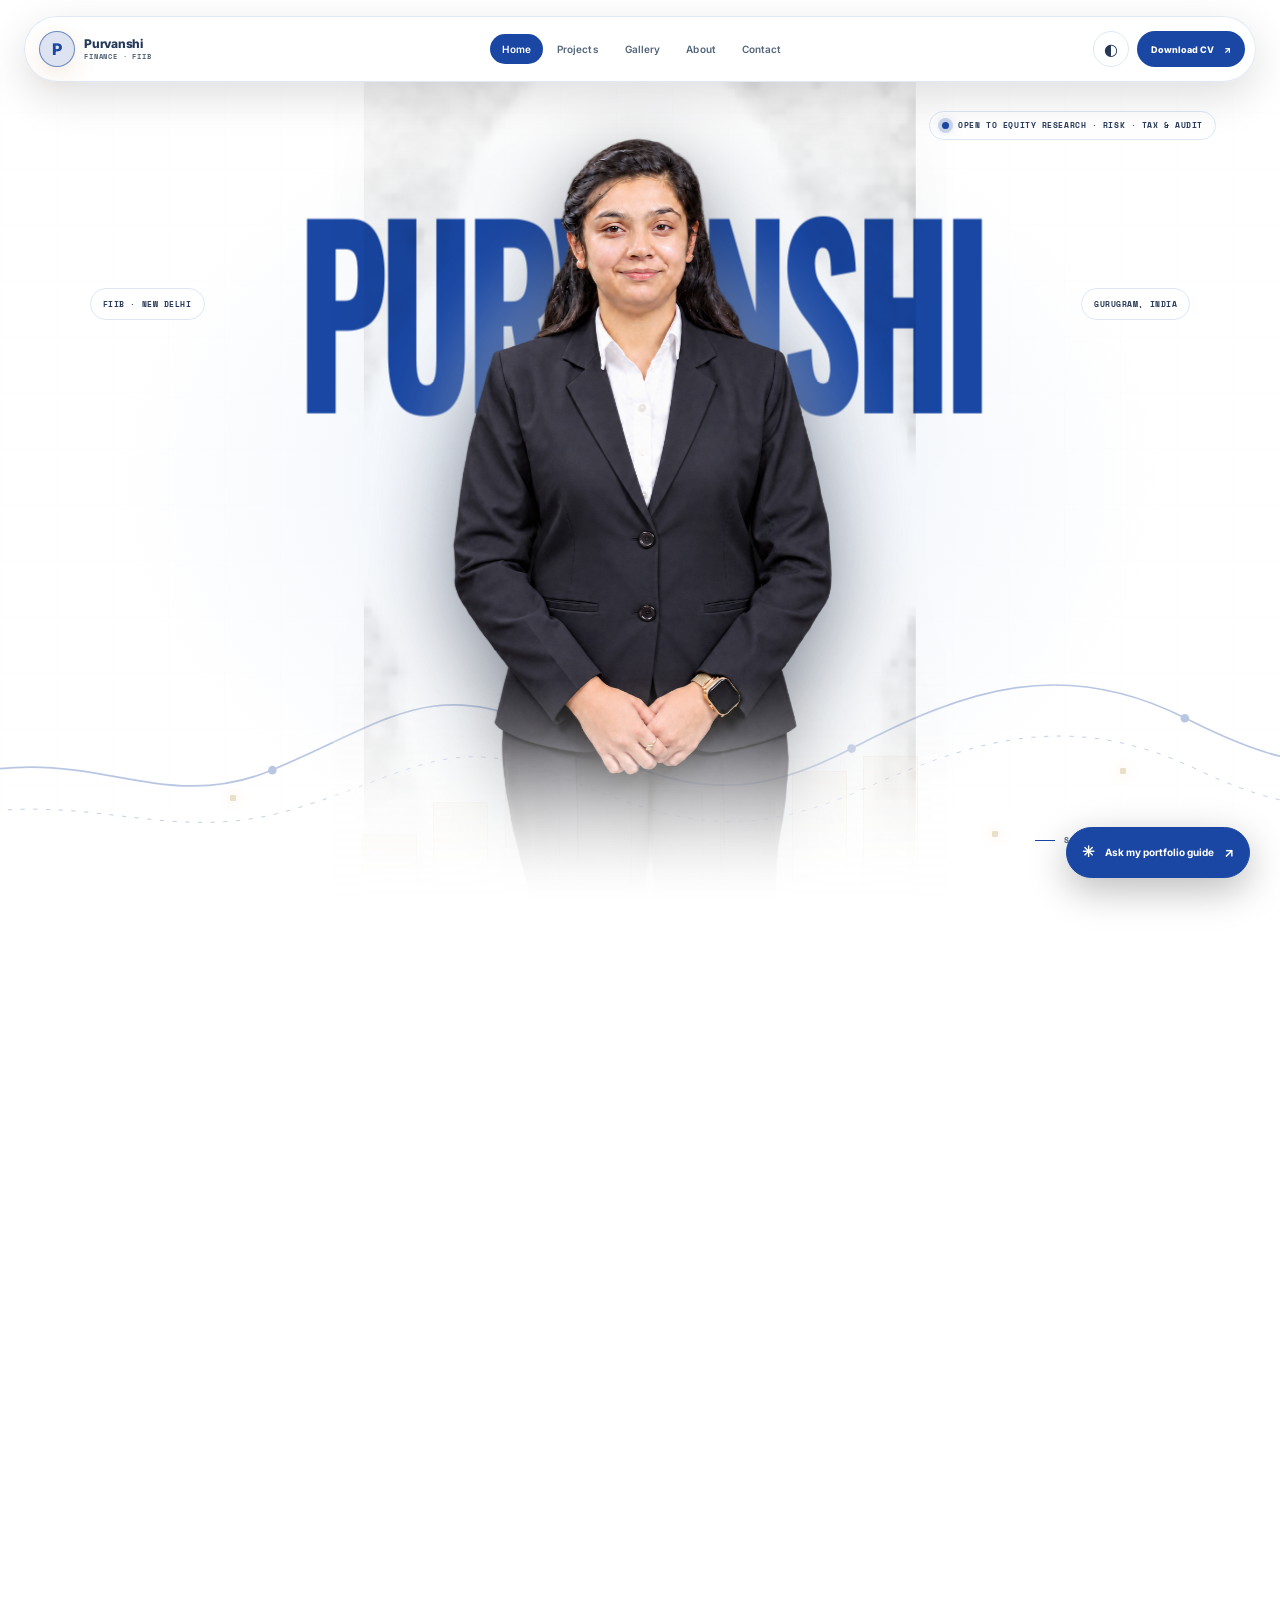
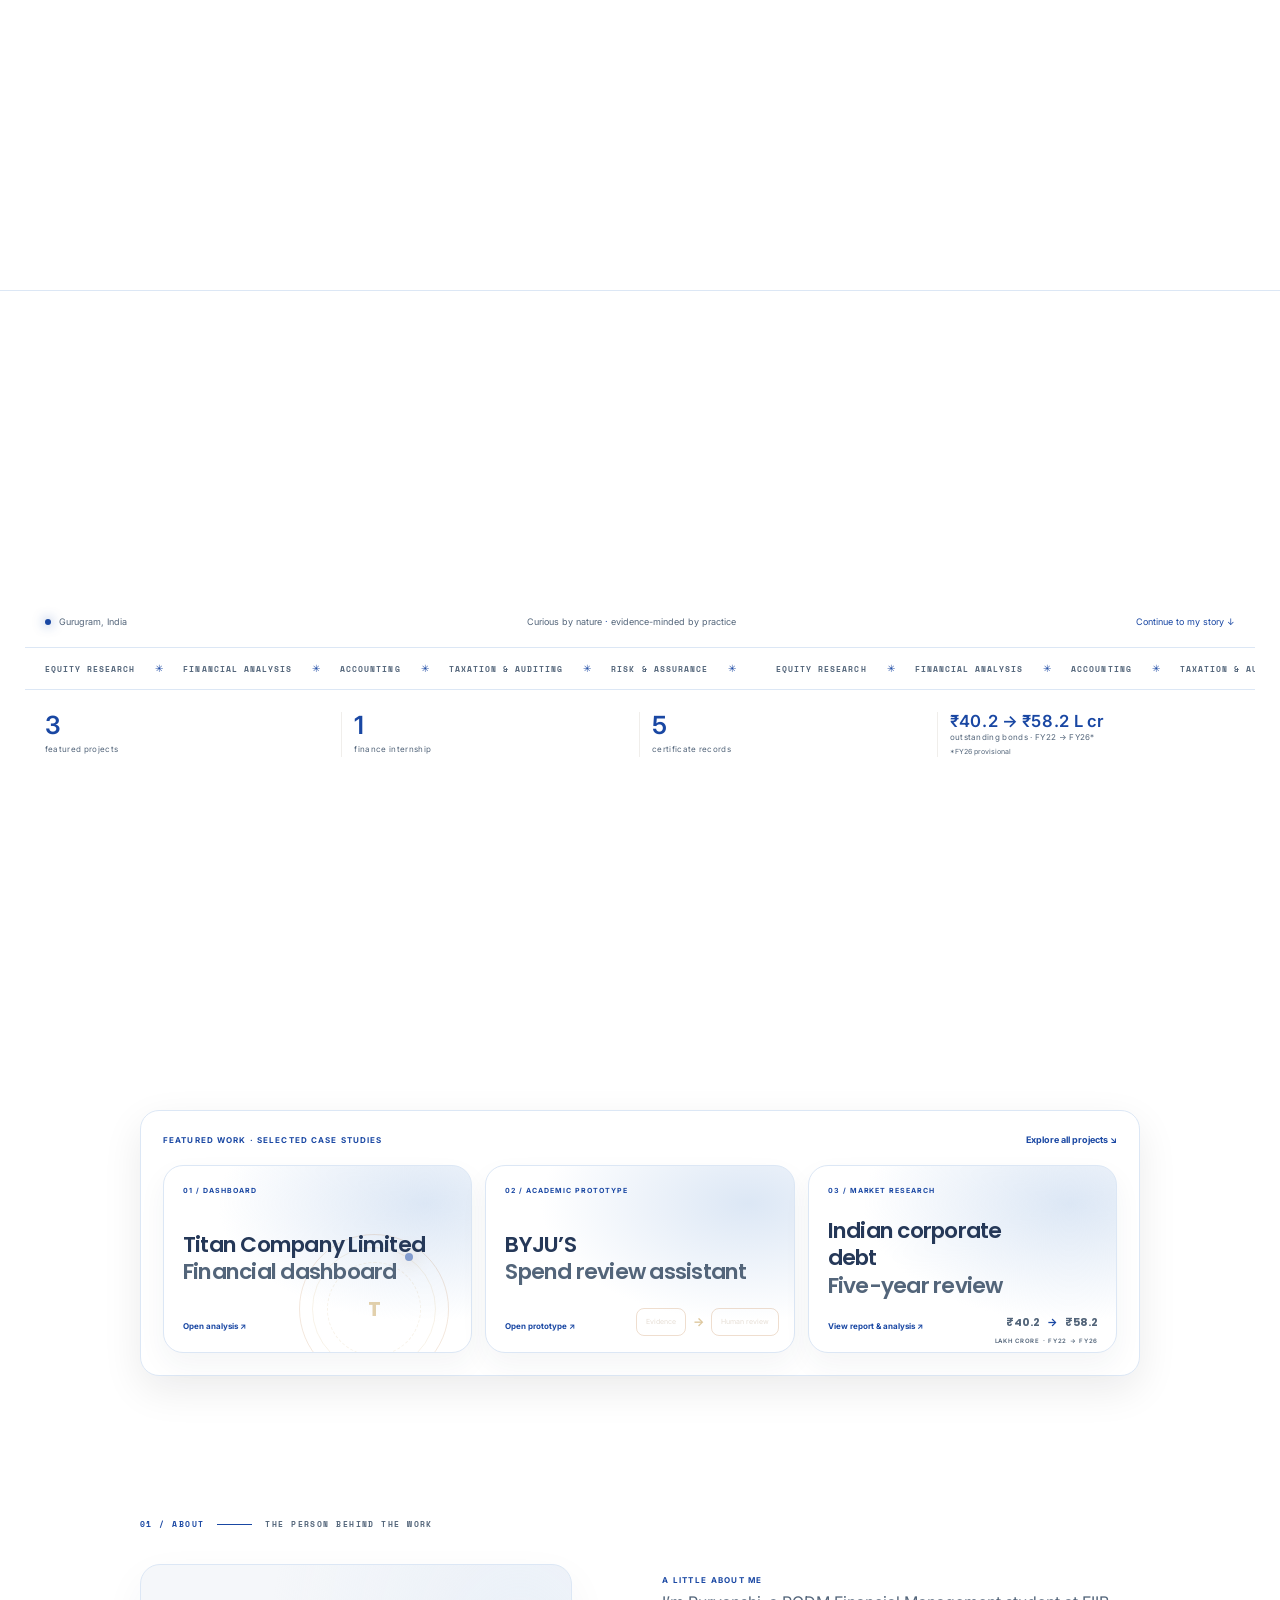
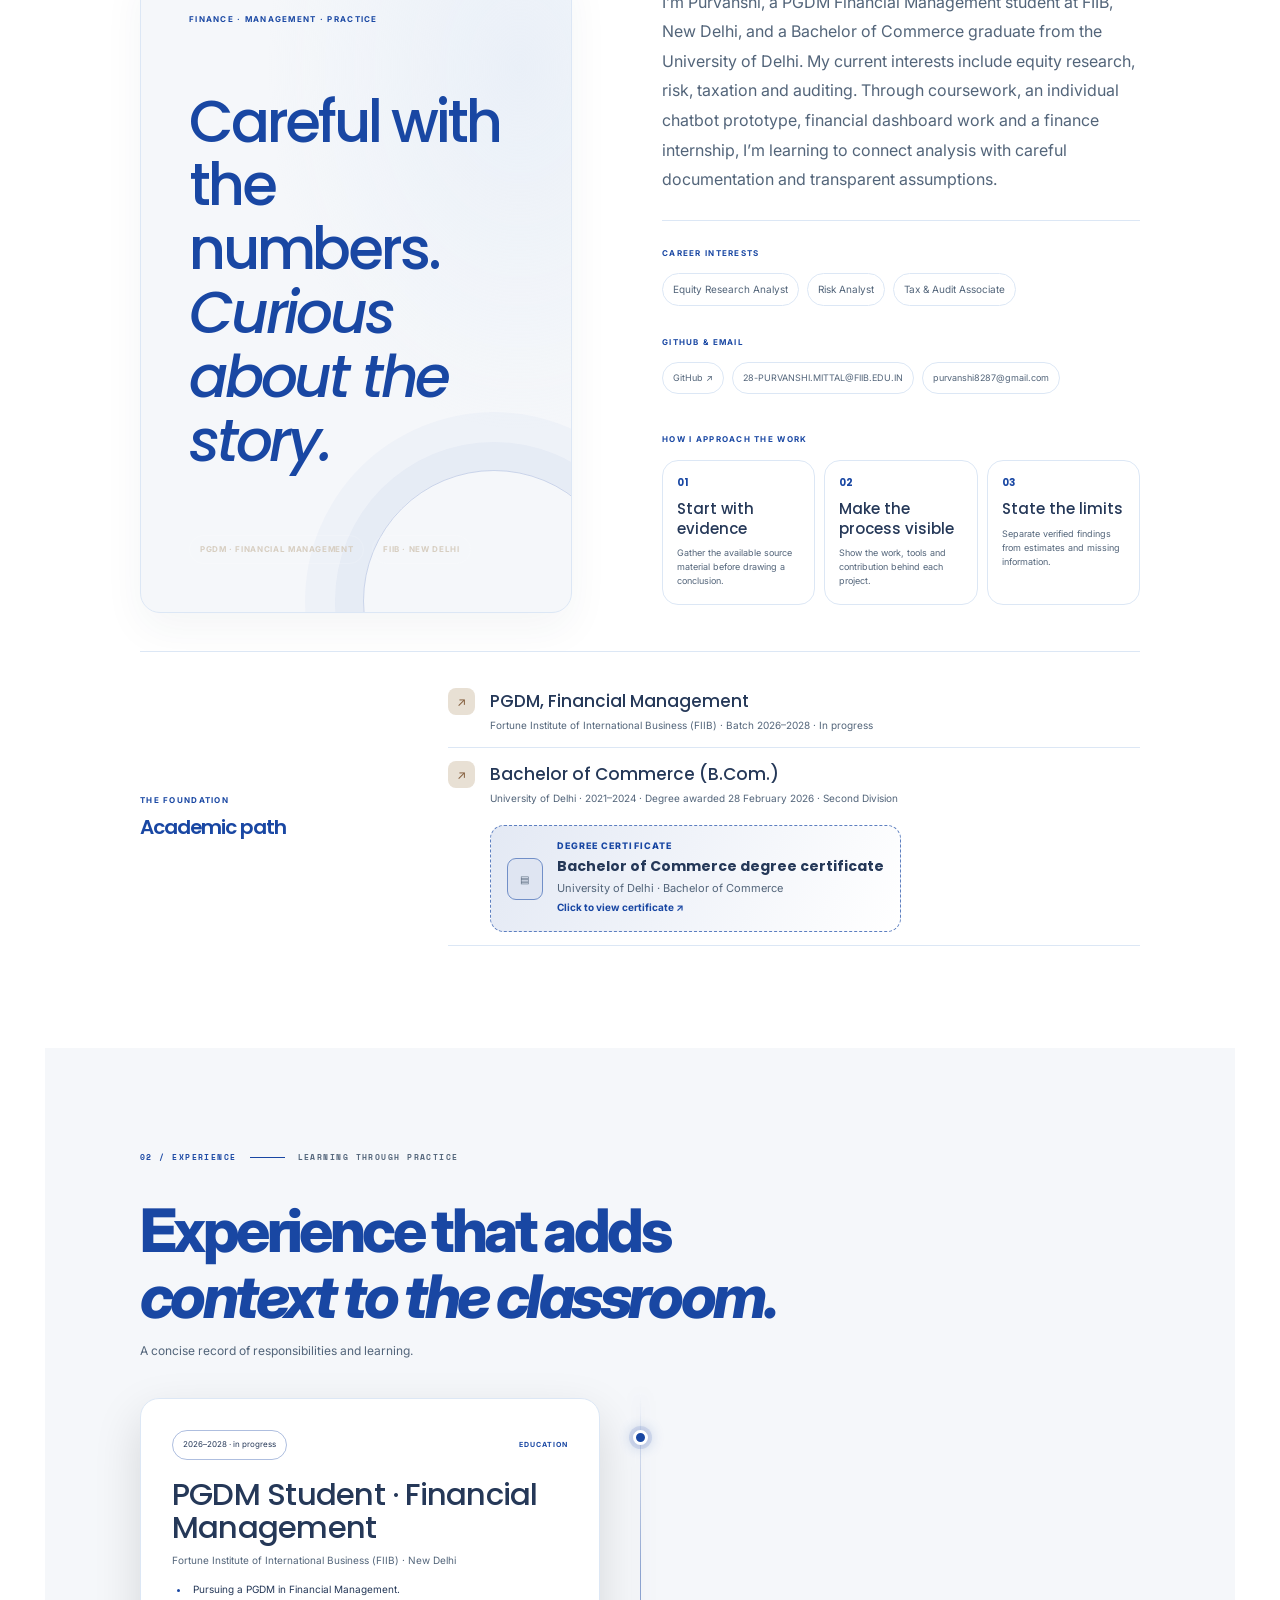
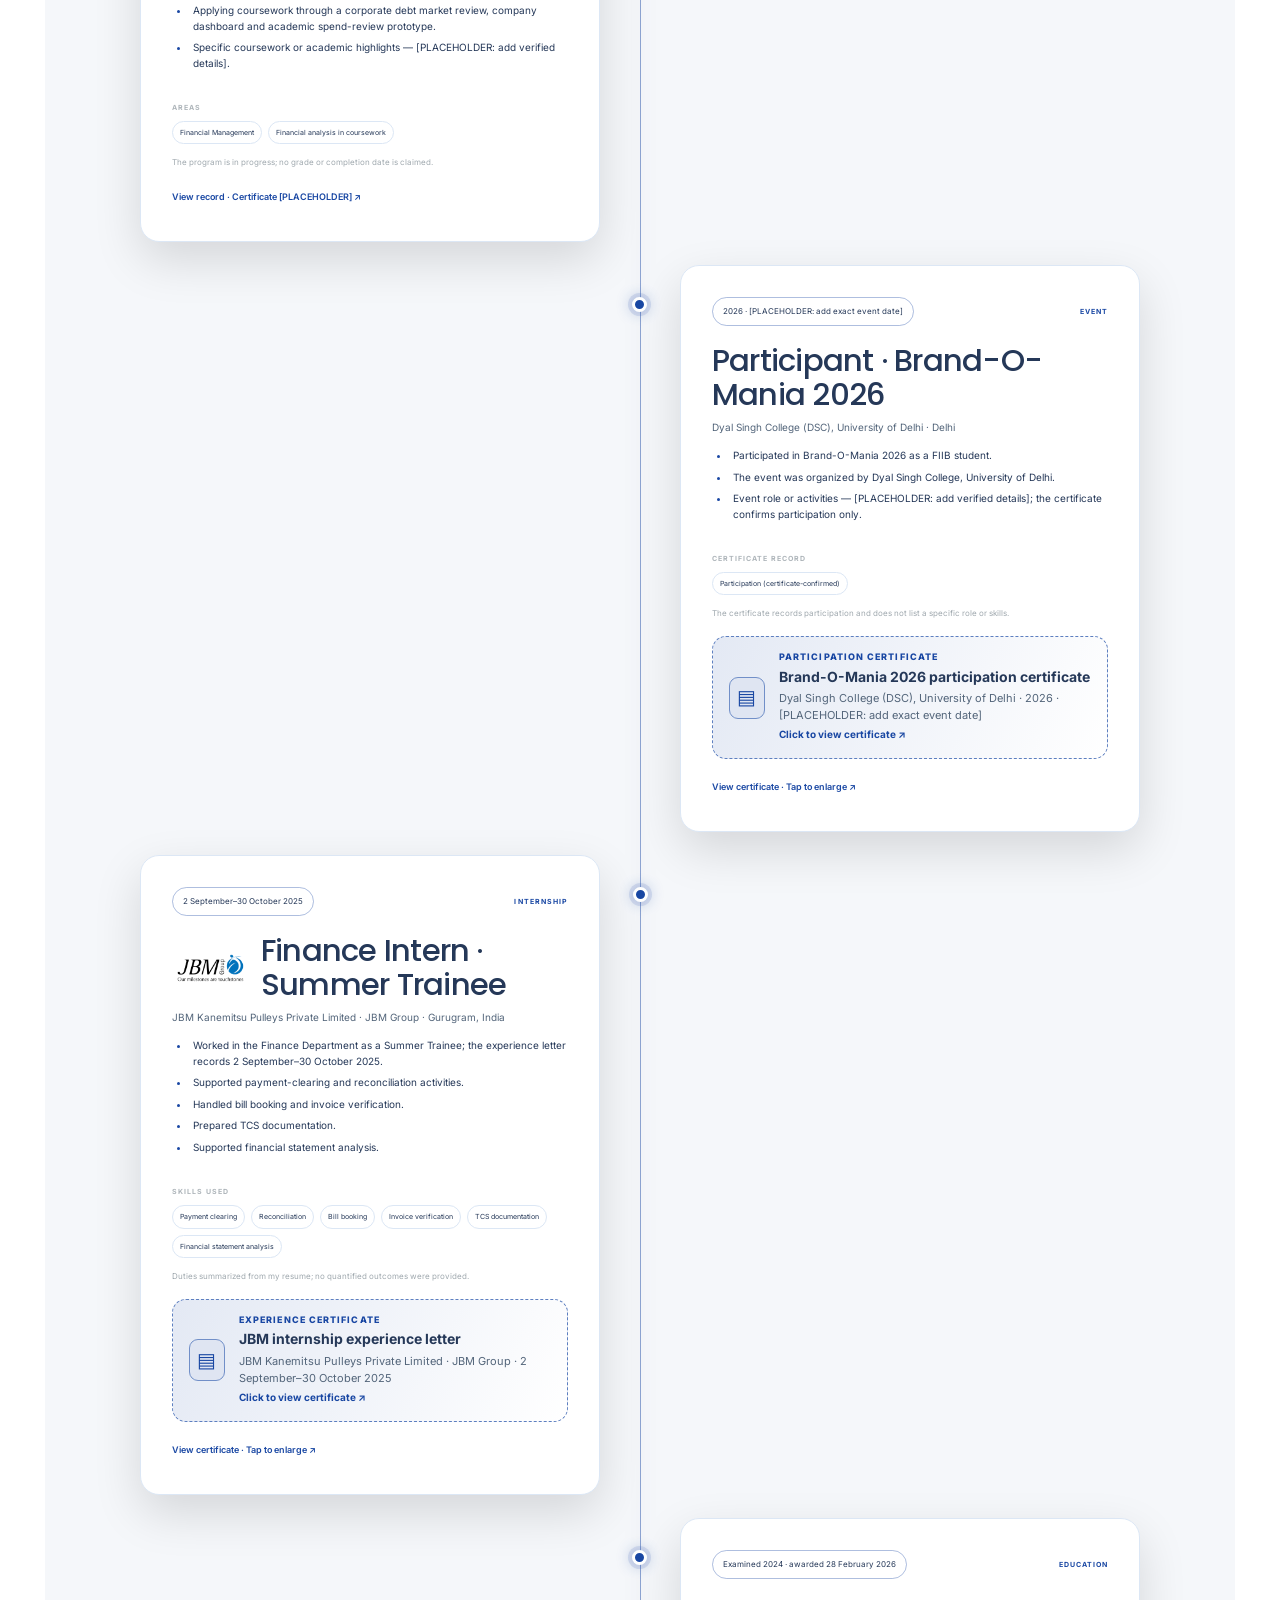
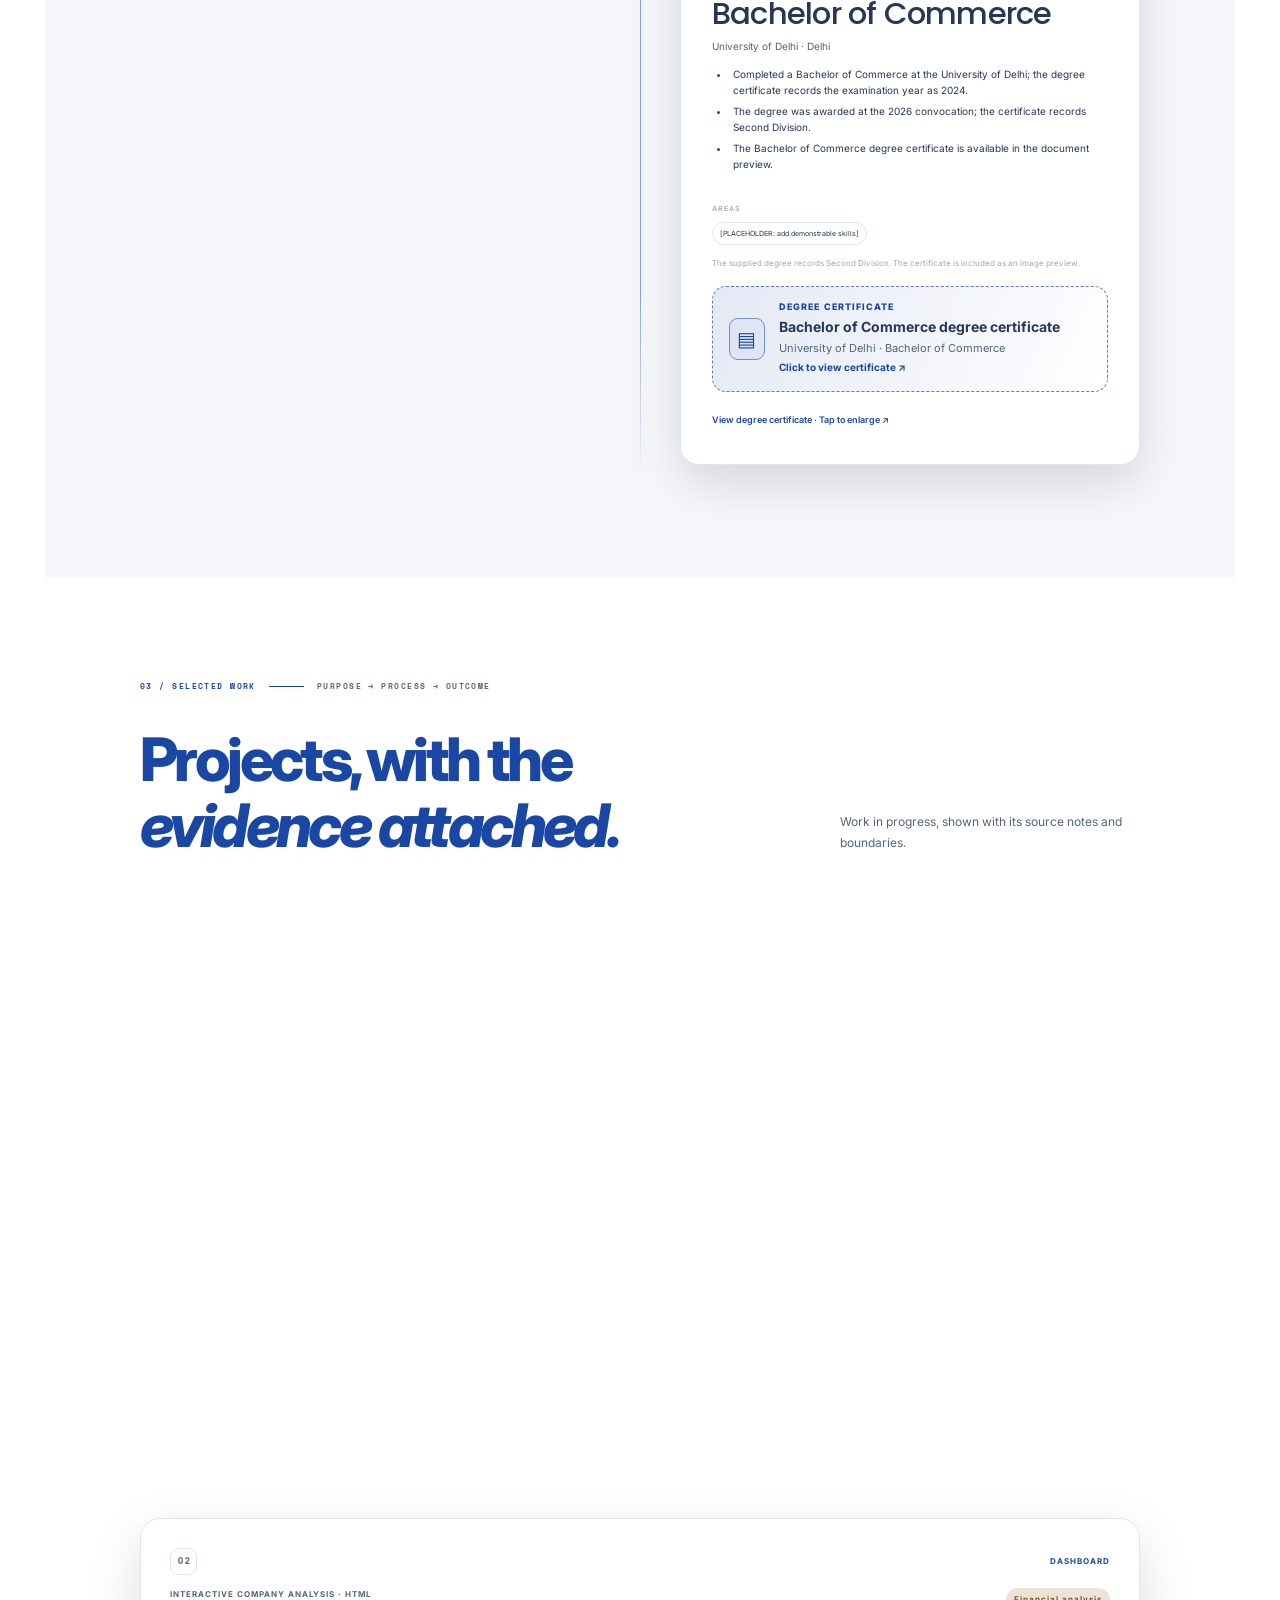
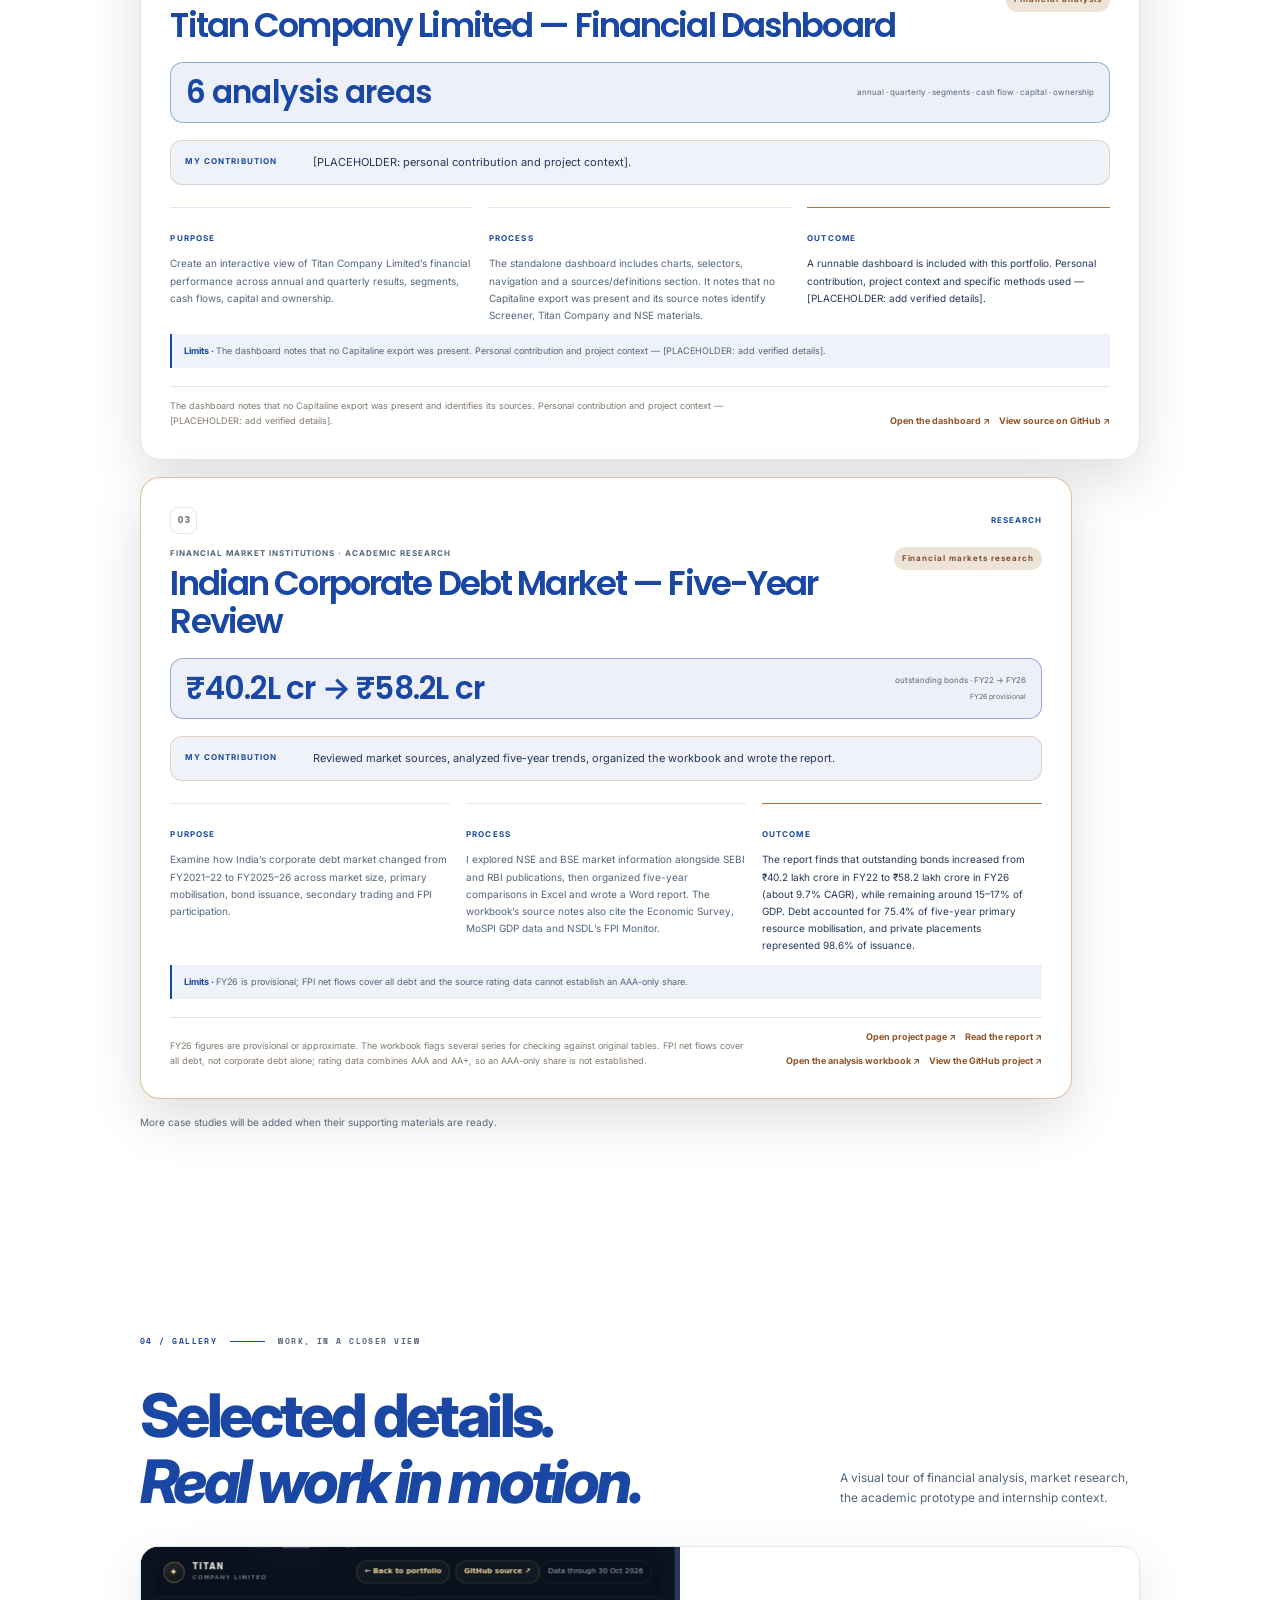
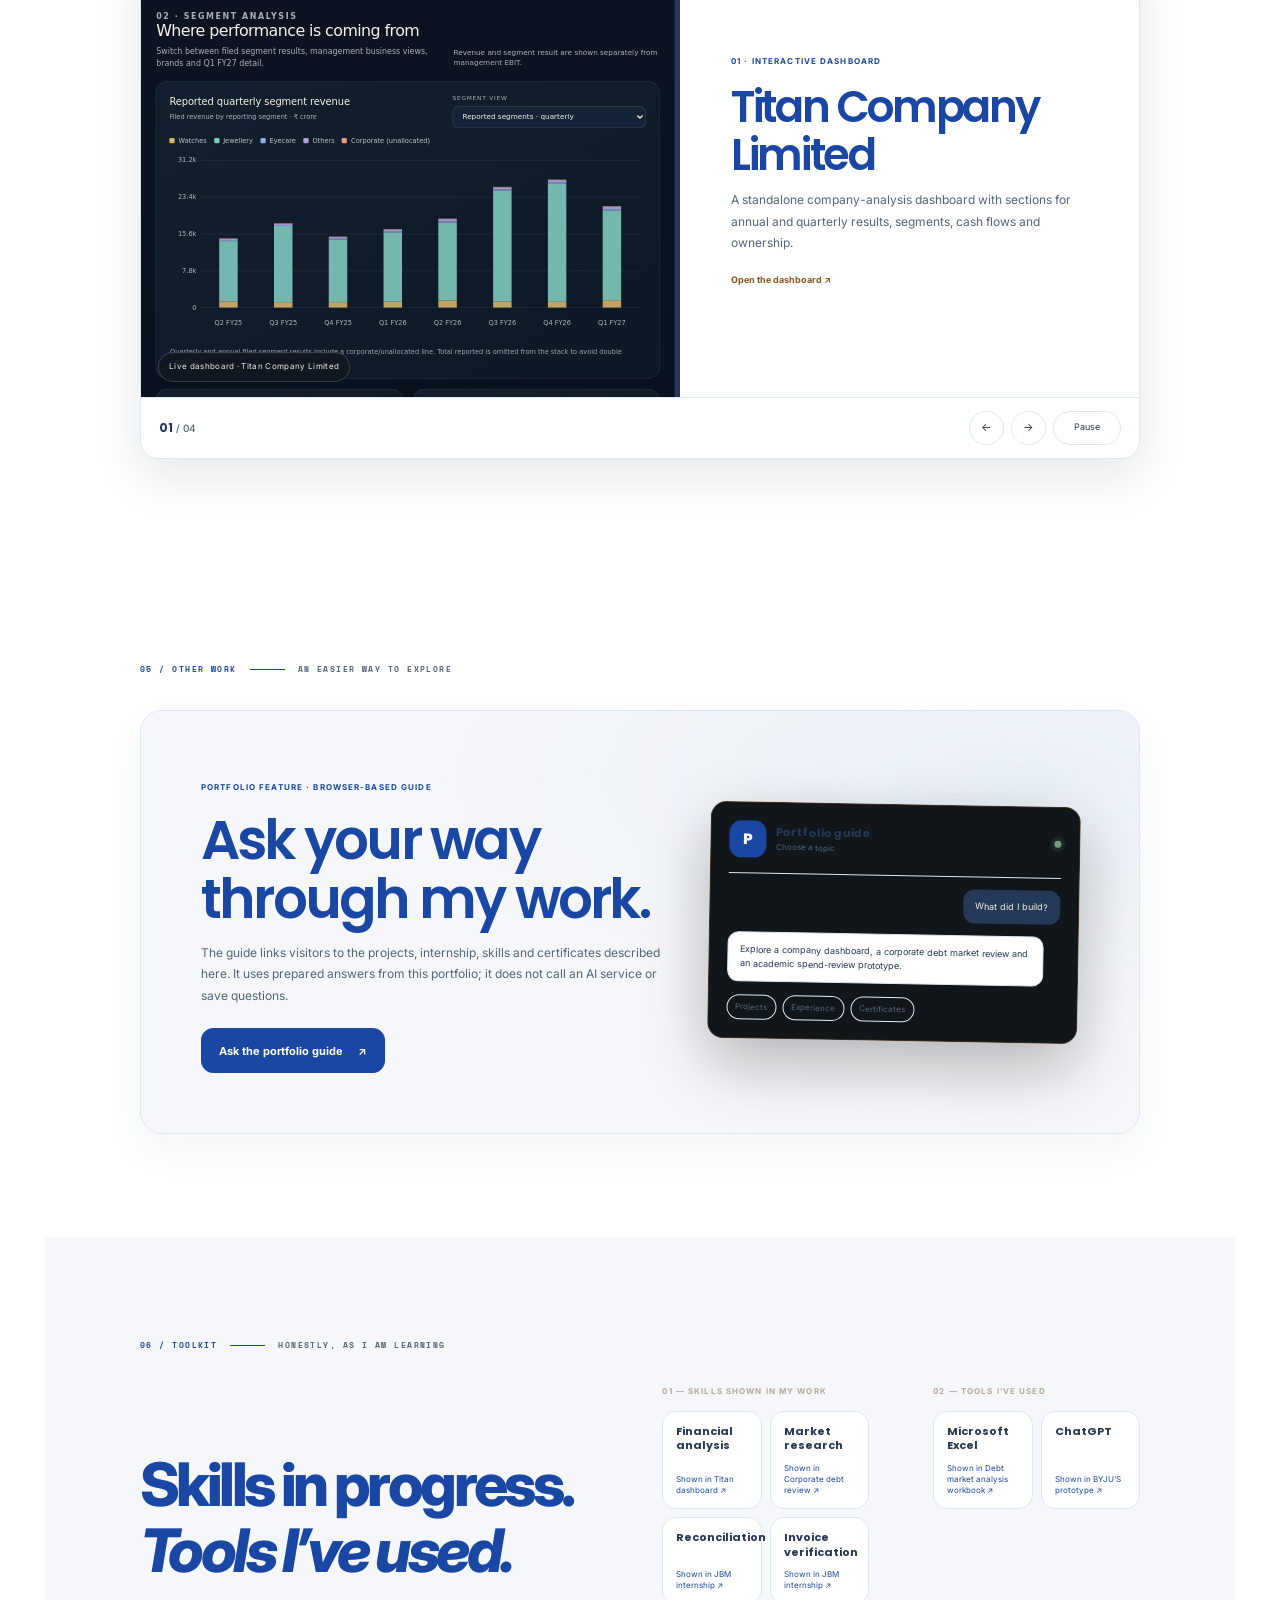
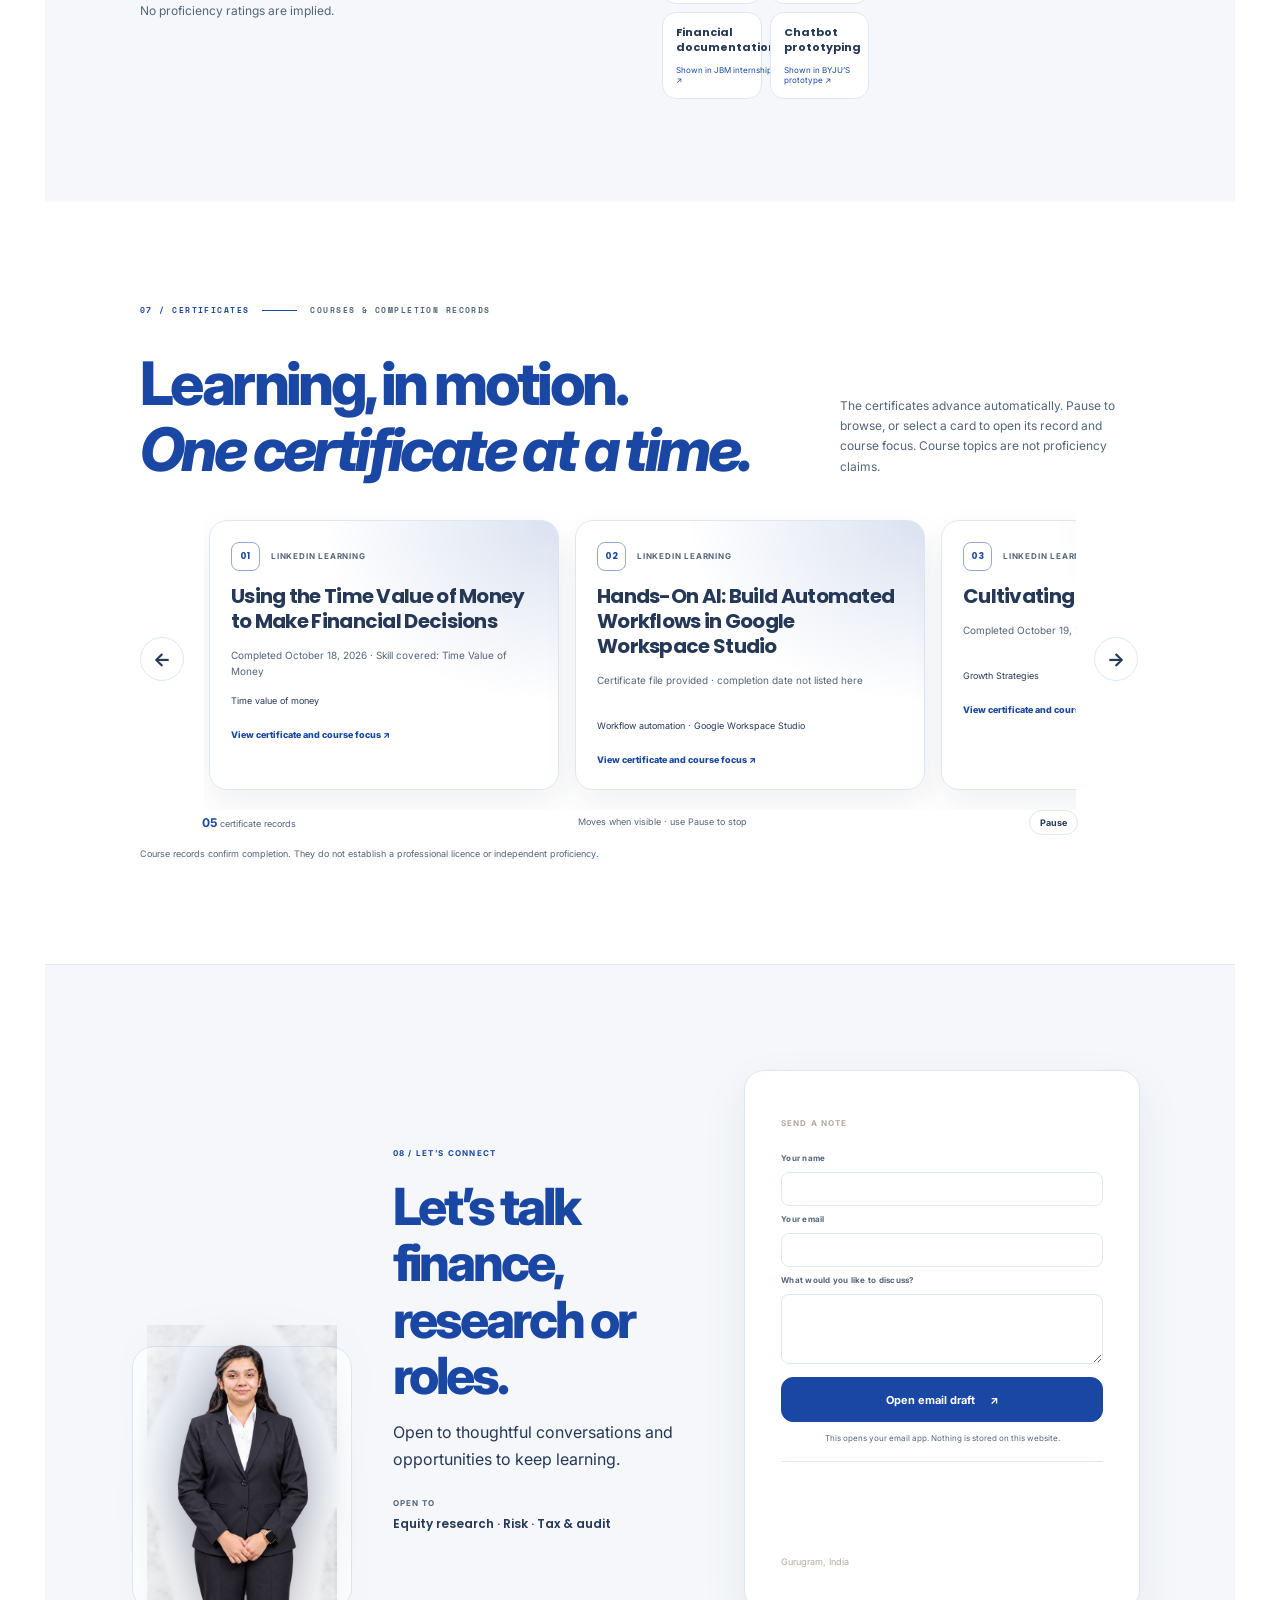
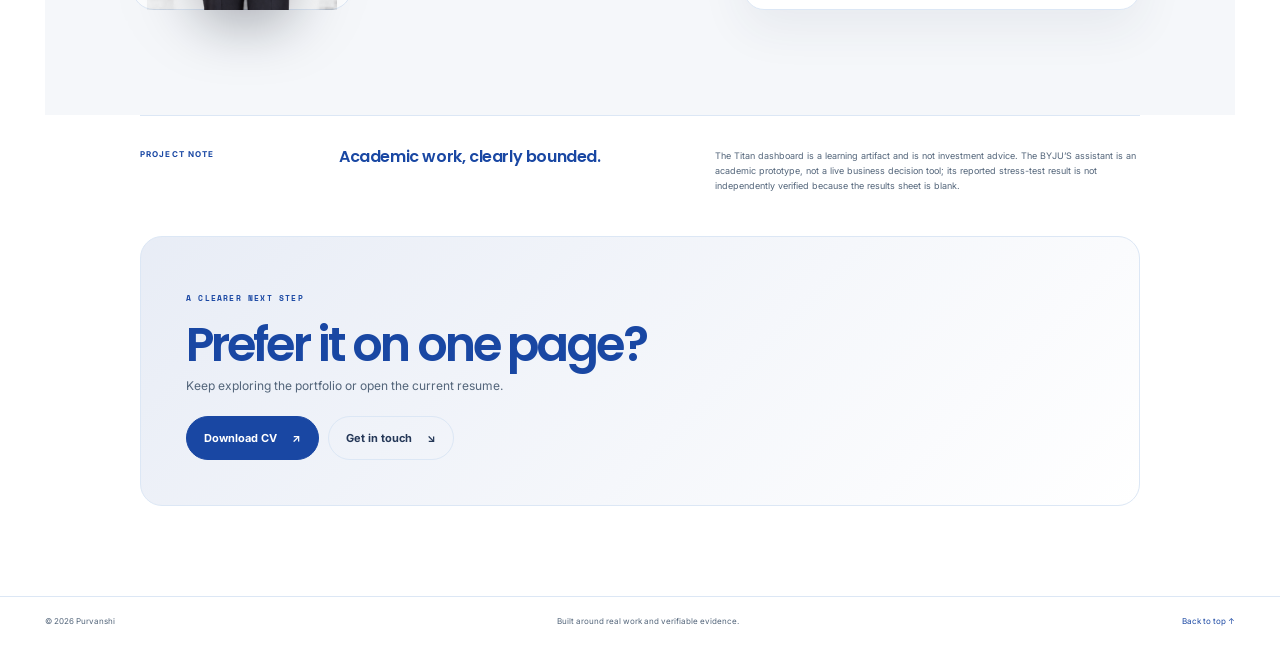
<file: index.html>
<!doctype html>
<html lang="en">
<head>
  <meta charset="utf-8">
  <meta name="viewport" content="width=device-width, initial-scale=1">
  <meta name="theme-color" content="#FFFFFF">
  <meta name="description" content="Purvanshi's finance e-portfolio: projects, evidence gallery, experience, skills and certificates.">
  <title>Purvanshi | Finance e-Portfolio</title>
  <link rel="preconnect" href="https://fonts.googleapis.com">
  <link rel="preconnect" href="https://fonts.gstatic.com" crossorigin>
  <link href="https://fonts.googleapis.com/css2?family=Inter:wght@400;500;600;700;800&family=Manrope:wght@400;500;600;700;800&family=Oswald:wght@400;500;600;700&family=Poppins:wght@500;600;700;800&family=Space+Mono:wght@400;700&display=swap" rel="stylesheet">
  <link rel="stylesheet" href="styles.css?v=39">
  <link rel="stylesheet" href="palette.css?v=4">
  <script src="content.js?v=13" defer></script>
  <script src="app.js?v=24" defer></script>
</head>
<body data-theme="light">
  <a class="skip-link" href="#main">Skip to content</a>
  <div class="scroll-progress" id="scroll-progress" aria-hidden="true"></div>
  <dialog class="welcome-intro" id="welcome-intro" aria-labelledby="intro-title">
    <div class="intro-sky" aria-hidden="true"></div>
    <div class="intro-topline"><a href="#home" class="intro-brand"><span class="intro-mark">P</span><span><strong>Purvanshi</strong><small>FINANCE · FIIB</small></span></a><button type="button" id="intro-skip" class="intro-skip">Skip intro <span aria-hidden="true">↘</span></button></div>
    <div class="intro-layout">
      <div class="intro-copy"><span class="intro-eyebrow"><i></i> FINANCE · MANAGEMENT · EVIDENCE</span><h2 id="intro-title">From financial data<br>to <em>clearer questions.</em></h2><p>A learning portfolio by Purvanshi, PGDM Financial Management student at FIIB. Explore my projects, experience and the evidence behind them.</p><a class="button button-copper intro-enter" href="#home" id="intro-enter">Explore portfolio <span aria-hidden="true">↘</span></a></div>
      <div class="intro-constellation" aria-label="Purvanshi's finance interests">
        <div class="intro-orbit intro-orbit-one" aria-hidden="true"></div><div class="intro-orbit intro-orbit-two" aria-hidden="true"></div><div class="intro-orbit intro-orbit-three" aria-hidden="true"></div>
        <div class="intro-portrait"><img src="purvanshi-thinking-pose.png" alt="Purvanshi in a thoughtful pose"><span>FIIB · NEW DELHI</span></div>
        <div class="intro-satellite-ring"><span class="intro-node node-one">Equity research</span><span class="intro-node node-two">Financial markets</span><span class="intro-node node-three">Risk &amp; assurance</span><span class="intro-node node-four">Tax &amp; audit</span><span class="intro-node node-five">Financial analysis</span></div>
        <div class="intro-insight"><span class="insight-chip">PORTFOLIO NOTE</span><p>“I’m learning to connect analysis with careful documentation and transparent assumptions.”</p><span class="insight-source">— ABOUT MY WORK</span></div>
      </div>
    </div>
    <div class="intro-bottomline"><span><i></i> GURUGRAM, INDIA</span><span>PROJECTS · EXPERIENCE · CERTIFICATES</span><span class="intro-auto-note">A short welcome · skip any time</span></div>
  </dialog>
  <header class="site-header">
    <div class="nav-wrap">
        <a class="brand" href="#home" aria-label="Purvanshi, home">
        <span class="brand-mark">P</span><span><strong data-profile="name">Purvanshi</strong><small>FINANCE · FIIB</small></span>
      </a>
      <button class="menu-toggle" type="button" aria-expanded="false" aria-controls="main-nav">Menu</button>
      <nav id="main-nav" class="main-nav" aria-label="Main navigation">
        <a href="#home" class="is-current">Home</a><a href="#projects">Projects</a><a href="#gallery">Gallery</a><a href="#about">About</a><a href="#contact">Contact</a>
      </nav>
      <div class="nav-actions">
        <button class="theme-toggle" id="theme-toggle" type="button" aria-label="Switch to light theme" aria-pressed="true"><span aria-hidden="true">☼</span></button>
        <a class="nav-resume" href="assets/Purvanshi_Resume_Updated.pdf" target="_blank" rel="noopener">Download CV <span aria-hidden="true">↗</span></a>
      </div>
    </div>
  </header>

  <main id="main">
    <section id="home" class="hero-scroll-wrapper" aria-label="Purvanshi's portfolio introduction">
      <div class="hero-pin-range">
        <div class="hero-stage" id="hero-stage" style="--hero-progress:0">
          <div class="hero-stage-grid" aria-hidden="true"></div>
          <div class="hero-stage-glow" aria-hidden="true"></div>
          <div class="hero-open-to"><i aria-hidden="true"></i><span>OPEN TO EQUITY RESEARCH · RISK · TAX &amp; AUDIT</span></div>
          <svg class="hero-stage-wave" viewBox="0 0 1600 260" fill="none" aria-hidden="true" preserveAspectRatio="none">
            <g class="hero-wave-track"><path d="M-40 181C134 115 224 220 365 162s190-111 331-45 216 90 353 20 251-106 394-35 196 62 303 2" stroke="currentColor" stroke-width="2"/><path d="M-35 221C138 179 235 249 380 210s191-96 328-40 215 75 359 12 251-85 389-21 199 48 300-12" stroke="currentColor" stroke-width="1" stroke-dasharray="5 10"/><circle cx="366" cy="162" r="5" fill="currentColor"/><circle cx="696" cy="117" r="5" fill="currentColor"/><circle cx="1049" cy="137" r="5" fill="currentColor"/><circle cx="1442" cy="102" r="5" fill="currentColor"/></g>
          </svg>
          <div class="hero-chart-silhouette" aria-hidden="true"><i></i><i></i><i></i><i></i><i></i><i></i><i></i><i></i><b></b><b></b><b></b></div>
          <p class="hero-stage-coordinates" aria-hidden="true">FIIB · NEW DELHI <span>／</span> GURUGRAM, INDIA</p>
          <h1 class="hero-giant-name" id="hero-giant-name">PURVANSHI</h1>
          <figure class="hero-scroll-portrait" aria-label="Portrait of Purvanshi">
            <span class="hero-portrait-glow" aria-hidden="true"></span>
            <img src="purvanshi-hero-cutout.png" alt="Purvanshi standing in a dark blazer and white shirt">
          </figure>
          <div class="hero-stage-chip hero-stage-chip-left" aria-hidden="true">FIIB · NEW DELHI</div>
          <div class="hero-stage-chip hero-stage-chip-right" aria-hidden="true">GURUGRAM, INDIA</div>
          <div class="hero-scroll-about" id="hero-scroll-about" inert aria-hidden="true">
            <span class="hero-about-label" data-hero-step>ABOUT PURVANSHI</span>
            <h2 data-hero-step>Careful with the numbers.<br><em>Curious about the story.</em></h2>
            <p class="hero-about-subline" data-hero-step>Finance student · Equity research · Gurugram</p>
            <p class="hero-about-intro" data-hero-step>From financial data to clearer questions. I’m building a practical foundation in financial analysis, valuation and risk through coursework, projects and internship experience.</p>
            <div class="hero-about-actions" data-hero-step>
              <a href="#about">My story <span aria-hidden="true">↘</span></a>
              <a href="#experience">Experience <span aria-hidden="true">↘</span></a>
              <a class="hero-cv-button" href="assets/Purvanshi_Resume_Updated.pdf" target="_blank" rel="noopener">Download CV <span aria-hidden="true">↗</span></a>
              <a href="https://www.linkedin.com/in/purvanshi-mittal-b76aaa316/" target="_blank" rel="noopener noreferrer">LinkedIn <span aria-hidden="true">↗</span></a>
            </div>
            <div class="hero-about-reach" data-hero-step>
              <span>Reach me: <a id="hero-email" href="mailto:28-PURVANSHI.MITTAL@FIIB.EDU.IN">28-PURVANSHI.MITTAL@FIIB.EDU.IN</a></span>
              <button id="copy-email" type="button" aria-label="Copy email address" title="Copy email address"><svg viewBox="0 0 24 24" aria-hidden="true"><rect x="8" y="8" width="12" height="12" rx="2"></rect><path d="M16 8V5a2 2 0 0 0-2-2H5a2 2 0 0 0-2 2v9a2 2 0 0 0 2 2h3"></path></svg></button>
              <span id="copy-email-status" class="sr-only" role="status" aria-live="polite"></span>
            </div>
            <div class="hero-interest-block" data-hero-step><span>OPEN TO</span><div class="target-roles" id="role-list" aria-label="Career interests"></div></div>
          </div>
          <div class="hero-scroll-cue" aria-hidden="true"><span class="hero-scroll-cue-line"></span><span>SCROLL TO EXPLORE</span><small>01 — 02</small></div>
        </div>
      </div>
      <div class="hero-transition-tail">
        <div class="hero-tail-inner">
          <div class="hero-footer"><span><span class="footer-dot"></span><span data-profile="city">Gurugram, India</span></span><span>Curious by nature <i>·</i> evidence-minded by practice</span><a href="#about">Continue to my story <span aria-hidden="true">↓</span></a></div>
          <div class="interest-marquee" aria-label="Purvanshi's finance interests"><div class="interest-marquee-track" id="interest-marquee-track" aria-hidden="true"></div></div>
          <div class="portfolio-glance reveal" aria-label="Portfolio at a glance"><div class="hero-at-a-glance" id="hero-at-a-glance"></div></div>
        </div>
      </div>
    </section>

    <div class="post-hero-content">

    <section class="featured-work section-shell reveal" aria-labelledby="featured-work-title">
      <div class="featured-work-head"><span class="gallery-kicker">FEATURED WORK · SELECTED CASE STUDIES</span><a href="#projects">Explore all projects ↘</a></div>
      <div class="featured-work-grid">
        <a class="featured-work-card featured-dashboard" href="projects/titan-company-financial-dashboard.html"><span class="featured-index">01 / DASHBOARD</span><span class="featured-work-title">Titan Company Limited<br><em>Financial dashboard</em></span><span class="featured-arrow">Open analysis ↗</span><span class="featured-orbit" aria-hidden="true"><i></i><b>T</b></span></a>
        <a class="featured-work-card featured-academic" href="projects/byjus-spend-review-assistant.html"><span class="featured-index">02 / ACADEMIC PROTOTYPE</span><span class="featured-work-title">BYJU’S<br><em>Spend review assistant</em></span><span class="featured-arrow">Open prototype ↗</span><span class="featured-gate" aria-hidden="true"><i>Evidence</i><b>→</b><i>Human review</i></span></a>
        <a class="featured-work-card featured-market" href="#project-indian-debt"><span class="featured-index">03 / MARKET RESEARCH</span><span class="featured-work-title">Indian corporate debt<br><em>Five-year review</em></span><span class="featured-arrow">View report & analysis ↗</span><span class="featured-market-visual" aria-hidden="true"><b>₹40.2</b><i>→</i><b>₹58.2</b><small>LAKH CRORE · FY22 → FY26</small></span></a>
      </div>
    </section>

    <section id="about" class="section section-shell about-section">
      <div class="section-label reveal"><span>01 / ABOUT</span><span class="label-rule"></span><span>THE PERSON BEHIND THE WORK</span></div>
      <div class="about-layout">
        <div class="about-feature reveal">
          <span class="about-kicker">FINANCE · MANAGEMENT · PRACTICE</span>
          <h2>Careful with the numbers.<br><em>Curious about the story.</em></h2>
          <div class="about-feature-footer"><span>PGDM · FINANCIAL MANAGEMENT</span><span>FIIB · NEW DELHI</span></div>
        </div>
        <div class="about-copy reveal">
          <span class="about-copy-kicker">A LITTLE ABOUT ME</span>
          <p id="about-summary" class="about-lead"></p>
          <div class="about-interests"><span class="about-copy-kicker">CAREER INTERESTS</span><div id="about-interest-list" class="about-interest-list"></div></div>
          <div class="about-connect"><span class="about-copy-kicker">GITHUB &amp; EMAIL</span><div id="about-profile-links" class="about-profile-links"></div></div>
          <div class="about-method"><span class="about-copy-kicker">HOW I APPROACH THE WORK</span><div class="about-method-grid"><article><b>01</b><strong>Start with evidence</strong><span>Gather the available source material before drawing a conclusion.</span></article><article><b>02</b><strong>Make the process visible</strong><span>Show the work, tools and contribution behind each project.</span></article><article><b>03</b><strong>State the limits</strong><span>Separate verified findings from estimates and missing information.</span></article></div></div>
        </div>
      </div>
      <div class="about-education reveal"><div><span class="about-copy-kicker">THE FOUNDATION</span><h3>Academic path</h3></div><div id="education-list" class="education-list"></div></div>
    </section>

    <section id="experience" class="section experience-section">
      <div class="section-shell">
        <div class="section-label reveal"><span>02 / EXPERIENCE</span><span class="label-rule"></span><span>LEARNING THROUGH PRACTICE</span></div>
        <div class="section-heading reveal"><h2>Experience that adds<br><em>context to the classroom.</em></h2><p class="section-subtitle">A concise record of responsibilities and learning.</p></div>
      <div id="experience-list" class="experience-list" aria-label="Experience and education timeline"></div>
      </div>
    </section>

    <section id="projects" class="section section-shell projects-section">
      <div class="section-label reveal"><span>03 / SELECTED WORK</span><span class="label-rule"></span><span>PURPOSE → PROCESS → OUTCOME</span></div>
      <div class="projects-heading reveal"><div class="section-heading"><h2>Projects, with the<br><em>evidence attached.</em></h2></div><p class="section-subtitle">Work in progress, shown with its source notes and boundaries.</p></div>
      <div class="project-toolbar reveal">
        <span>FILTER PROJECTS</span>
        <div class="project-filters" id="project-filters" role="group" aria-label="Filter projects"></div>
      </div>
      <div id="project-list" class="project-grid"></div>
      <p class="portfolio-note reveal">More case studies will be added when their supporting materials are ready.</p>
    </section>

    <section id="gallery" class="section section-shell gallery-section">
      <div class="section-label reveal"><span>04 / GALLERY</span><span class="label-rule"></span><span>WORK, IN A CLOSER VIEW</span></div>
      <div class="gallery-heading reveal"><div class="section-heading"><h2>Selected details.<br><em>Real work in motion.</em></h2></div><p class="section-subtitle">A visual tour of financial analysis, market research, the academic prototype and internship context.</p></div>
      <div class="gallery-carousel reveal" id="gallery-carousel" aria-label="Portfolio gallery">
        <div class="gallery-stage" id="gallery-stage" aria-live="polite">
          <article class="gallery-slide is-active" data-gallery-slide aria-hidden="false">
            <div class="gallery-media dashboard-media"><iframe src="projects/titan-company-financial-dashboard.html#segments" title="Interactive Titan dashboard preview" loading="lazy"></iframe><span class="media-caption">Live dashboard · Titan Company Limited</span></div>
            <div class="gallery-slide-copy"><span class="gallery-kicker">01 · INTERACTIVE DASHBOARD</span><h3>Titan Company Limited</h3><p>A standalone company-analysis dashboard with sections for annual and quarterly results, segments, cash flows and ownership.</p><a class="text-link" href="projects/titan-company-financial-dashboard.html">Open the dashboard ↗</a></div>
          </article>
          <article class="gallery-slide" data-gallery-slide aria-hidden="true" inert>
            <div class="gallery-media review-media"><div class="review-flow-art" aria-label="Illustrated proposal review flow"><span class="flow-step">Proposal details</span><span class="flow-arrow">↓</span><span class="flow-step">Evidence and gaps</span><span class="flow-arrow">↓</span><span class="flow-step flow-human">Human review boundary</span></div><span class="media-caption">Academic prototype · review flow illustration</span></div>
            <div class="gallery-slide-copy"><span class="gallery-kicker">02 · ACADEMIC TEAM ASSIGNMENT</span><h3>BYJU’S Spend Review Assistant</h3><p>An individual chatbot prototype built as part of a team comparison. The team selected another member’s bot; this version remains an academic demo.</p><a class="text-link" href="projects/byjus-spend-review-assistant.html">Open the prototype ↗</a></div>
          </article>
          <article class="gallery-slide" data-gallery-slide aria-hidden="true" inert>
            <div class="gallery-media internship-media"><img src="assets/jbm-group-logo.png" alt="JBM Group logo"><div><span class="gallery-kicker">FINANCE INTERNSHIP</span><strong>JBM Kanemitsu</strong><span>Payment clearing · reconciliation · invoice verification</span></div><span class="media-caption">September–October 2025 · Gurugram</span></div>
            <div class="gallery-slide-copy"><span class="gallery-kicker">03 · LEARNING THROUGH PRACTICE</span><h3>Finance operations</h3><p>Supported payment-clearing and reconciliation activities, bill booking, invoice verification, TCS documentation and financial statement analysis.</p><a class="text-link" href="#experience">View experience details ↗</a></div>
          </article>
          <article class="gallery-slide" data-gallery-slide aria-hidden="true" inert>
            <div class="gallery-media debt-media"><div class="debt-report-art"><span class="report-kicker">FMI · FIVE-YEAR REVIEW</span><strong>India’s<br>corporate<br>debt market</strong><div class="report-trend"><span>₹40.2L cr <small>FY22</small></span><i aria-hidden="true"></i><span>₹58.2L cr <small>FY26</small></span></div><small class="report-note">Outstanding bonds · FY26 provisional</small></div><span class="media-caption">Word report · Excel analysis workbook</span></div>
            <div class="gallery-slide-copy"><span class="gallery-kicker">04 · FINANCIAL MARKET INSTITUTIONS</span><h3>Reading five years of debt market data</h3><p>My report and workbook compare market depth, primary mobilisation, fresh issuance, secondary trading and FPI participation, with provisional figures and data limitations identified.</p><a class="text-link" href="projects/indian-corporate-debt-market-review.html">Read the project brief ↗</a></div>
          </article>
        </div>
        <div class="gallery-controls"><div class="gallery-count" id="gallery-count" aria-live="polite">01 <span>/ 03</span></div><div class="gallery-control-actions"><button type="button" id="gallery-prev" aria-label="Previous gallery item">←</button><button type="button" id="gallery-next" aria-label="Next gallery item">→</button><button type="button" id="gallery-toggle" aria-pressed="false">Pause</button></div></div>
      </div>
    </section>

    <section id="other-work" class="section section-shell other-work-section">
      <div class="section-label reveal"><span>05 / OTHER WORK</span><span class="label-rule"></span><span>AN EASIER WAY TO EXPLORE</span></div>
      <div class="other-work-panel reveal">
        <div class="other-work-copy"><span class="gallery-kicker">PORTFOLIO FEATURE · BROWSER-BASED GUIDE</span><h2>Ask your way<br><em>through my work.</em></h2><p>The guide links visitors to the projects, internship, skills and certificates described here. It uses prepared answers from this portfolio; it does not call an AI service or save questions.</p><button class="button button-copper" id="other-work-open-guide" type="button">Ask the portfolio guide <span aria-hidden="true">↗</span></button></div>
        <div class="guide-preview" aria-hidden="true"><div class="guide-preview-head"><span class="guide-avatar">P</span><span><strong>Portfolio guide</strong><small>Choose a topic</small></span><span class="guide-live-dot"></span></div><div class="guide-preview-question">What did I build?</div><div class="guide-preview-answer">Explore a company dashboard, a corporate debt market review and an academic spend-review prototype.</div><div class="guide-preview-chips"><span>Projects</span><span>Experience</span><span>Certificates</span></div></div>
      </div>
    </section>

    <section id="skills" class="section skills-section">
      <div class="section-shell">
        <div class="section-label reveal"><span>06 / TOOLKIT</span><span class="label-rule"></span><span>HONESTLY, AS I AM LEARNING</span></div>
        <div class="skills-layout">
          <div class="section-heading reveal"><h2>Skills in progress.<br><em>Tools I’ve used.</em></h2><p class="section-subtitle">No proficiency ratings are implied.</p></div>
          <div class="skills-grid reveal">
            <div><p class="tool-heading">01 — SKILLS SHOWN IN MY WORK</p><div id="skill-list" class="tag-list"></div></div>
            <div><p class="tool-heading">02 — TOOLS I’VE USED</p><div id="tool-list" class="tag-list"></div></div>
          </div>
        </div>
      </div>
    </section>

    <section id="certificates" class="section section-shell certificates-section">
      <div class="section-label reveal"><span>07 / CERTIFICATES</span><span class="label-rule"></span><span>COURSES & COMPLETION RECORDS</span></div>
      <div class="certificates-heading reveal"><div class="section-heading"><h2>Learning, in motion.<br><em>One certificate at a time.</em></h2></div><p class="section-subtitle">The certificates advance automatically. Pause to browse, or select a card to open its record and course focus. Course topics are not proficiency claims.</p></div>
      <div class="certificate-exhibit reveal">
        <div class="certificate-slider-shell">
          <button class="certificate-slider-arrow" id="certificates-prev" type="button" aria-label="Show previous certificates" disabled>←</button>
          <div class="certificate-slider-track" id="certificate-orbit-cards" role="region" aria-label="Certificates. Scroll left or right to browse." tabindex="0"></div>
          <button class="certificate-slider-arrow" id="certificates-next" type="button" aria-label="Show next certificates">→</button>
        </div>
        <div class="certificate-slider-status"><span><strong id="certificate-count">05</strong> certificate records</span><span class="certificate-slider-hint">Moves automatically · hover or focus to pause</span><button class="certificate-slider-autoplay" id="certificates-toggle" type="button" aria-label="Pause automatic certificate movement" aria-pressed="true">Pause</button></div>
      </div>
      <p class="certificate-disclaimer">Course records confirm completion. They do not establish a professional licence or independent proficiency.</p>
    </section>

    <section id="contact" class="contact-section">
      <div class="section-shell contact-layout">
        <figure class="contact-portrait reveal"><img src="purvanshi-hero-cutout.png" alt="Purvanshi in a dark blazer and white shirt"></figure>
        <div class="contact-copy reveal"><p class="eyebrow">08 / LET’S CONNECT</p><h2>Let’s talk finance,<br>research or roles.</h2><p>Open to thoughtful conversations and opportunities to keep learning.</p><div class="contact-open-to"><span>OPEN TO</span><strong>Equity research · Risk · Tax &amp; audit</strong></div></div>
        <div class="contact-card reveal"><span class="contact-card-label">SEND A NOTE</span><form id="contact-form" class="contact-form"><label for="contact-name">Your name</label><input id="contact-name" name="name" autocomplete="name" required><label for="contact-email">Your email</label><input id="contact-email" name="email" type="email" autocomplete="email" required><label for="contact-message">What would you like to discuss?</label><textarea id="contact-message" name="message" maxlength="1200" rows="4" required></textarea><button class="button button-copper" type="submit">Open email draft <span aria-hidden="true">↗</span></button><p class="contact-form-note">This opens your email app. Nothing is stored on this website.</p></form><div id="contact-links" class="contact-links"></div><span id="contact-city" class="contact-city"></span></div>
      </div>
    </section>

    <section class="disclaimer-section section-shell" aria-labelledby="disclaimer-title"><span class="gallery-kicker">PROJECT NOTE</span><h2 id="disclaimer-title">Academic work, clearly bounded.</h2><p>The Titan dashboard is a learning artifact and is not investment advice. The BYJU’S assistant is an academic prototype, not a live business decision tool; its reported stress-test result is not independently verified because the results sheet is blank.</p></section>
    <section class="closing-cta section-shell" aria-labelledby="closing-cta-title"><span class="gallery-kicker">A CLEARER NEXT STEP</span><h2 id="closing-cta-title">Prefer it on one page?</h2><p>Keep exploring the portfolio or open the current resume.</p><div class="closing-cta-actions"><a class="button button-copper" href="assets/Purvanshi_Resume_Updated.pdf" target="_blank" rel="noopener">Download CV <span aria-hidden="true">↗</span></a><a class="button button-glass" href="#contact">Get in touch <span aria-hidden="true">↘</span></a></div></section>
    </div>
  </main>

  <dialog class="experience-lightbox" id="experience-lightbox" aria-labelledby="experience-lightbox-title"><div class="experience-lightbox-shell"><button type="button" class="certificate-dialog-close" id="experience-lightbox-close" aria-label="Close experience record">×</button><span class="gallery-kicker" id="experience-lightbox-kicker">EXPERIENCE RECORD</span><h2 id="experience-lightbox-title"></h2><p id="experience-lightbox-note"></p><div class="experience-lightbox-document" id="experience-lightbox-document"></div></div></dialog>
  <dialog class="certificate-dialog" id="certificate-dialog" aria-labelledby="certificate-dialog-title"><div class="certificate-dialog-shell"><button type="button" class="certificate-dialog-close" id="certificate-dialog-close" aria-label="Close certificate">×</button><div class="certificate-dialog-grid"><div class="certificate-dialog-info"><span class="gallery-kicker" id="certificate-dialog-issuer"></span><h2 id="certificate-dialog-title"></h2><p id="certificate-dialog-detail" class="certificate-dialog-detail"></p><h3 id="certificate-dialog-focus-title">Course focus</h3><ul id="certificate-dialog-skills" class="certificate-dialog-skills"></ul><p id="certificate-dialog-note" class="certificate-dialog-note"></p><div id="certificate-dialog-links" class="certificate-dialog-links"></div></div><div class="certificate-document" id="certificate-document"></div></div></div></dialog>

  <footer class="site-footer"><div class="section-shell"><span>© <span id="year"></span> <span data-profile="name">Purvanshi</span></span><span>Built around real work and verifiable evidence.</span><a href="#home">Back to top ↑</a></div></footer>

  <div class="assistant-widget">
    <div class="assistant-hello" aria-label="Purvanshi greets you">
      <span class="assistant-hello-bubble" role="status">Hii! <span class="hello-wave" aria-hidden="true">👋</span></span>
    </div>
    <section class="assistant-panel" id="assistant-panel" aria-labelledby="assistant-title" hidden>
      <div class="assistant-header">
        <div class="assistant-avatar" aria-hidden="true">P</div>
        <div class="assistant-title-wrap"><span class="assistant-eyebrow">PORTFOLIO GUIDE</span><h2 id="assistant-title">Ask about my work</h2><p>Answers drawn from this portfolio.</p></div>
        <button class="assistant-close" id="assistant-close" type="button" aria-label="Close portfolio guide">×</button>
      </div>
      <div class="assistant-messages" id="assistant-messages" role="log" aria-live="polite" aria-relevant="additions text"></div>
      <div class="assistant-suggestions" id="assistant-suggestions" aria-label="Suggested questions">
        <button type="button" data-question="Tell me about the BYJU’S project">BYJU’S project</button>
        <button type="button" data-question="Tell me about the Titan dashboard">Titan dashboard</button>
        <button type="button" data-question="Tell me about the corporate debt market project">Debt market review</button>
        <button type="button" data-question="What roles is Purvanshi exploring?">Career interests</button>
        <button type="button" data-question="How can I contact Purvanshi?">Contact</button>
      </div>
      <form class="assistant-form" id="assistant-form">
        <label class="sr-only" for="assistant-input">Ask about Purvanshi’s portfolio</label>
        <input id="assistant-input" name="question" type="text" maxlength="240" placeholder="Ask about projects, skills…" autocomplete="off">
        <button type="submit" aria-label="Send question">Send <span aria-hidden="true">↗</span></button>
      </form>
      <p class="assistant-privacy">Local portfolio guide · no AI service or message storage</p>
    </section>
    <button class="assistant-launcher" id="assistant-launcher" type="button" aria-expanded="false" aria-controls="assistant-panel">
      <span class="launcher-icon" aria-hidden="true">✳</span><span>Ask my portfolio guide</span><span class="launcher-arrow" aria-hidden="true">↗</span>
    </button>
  </div>
</body>
</html>
</file>
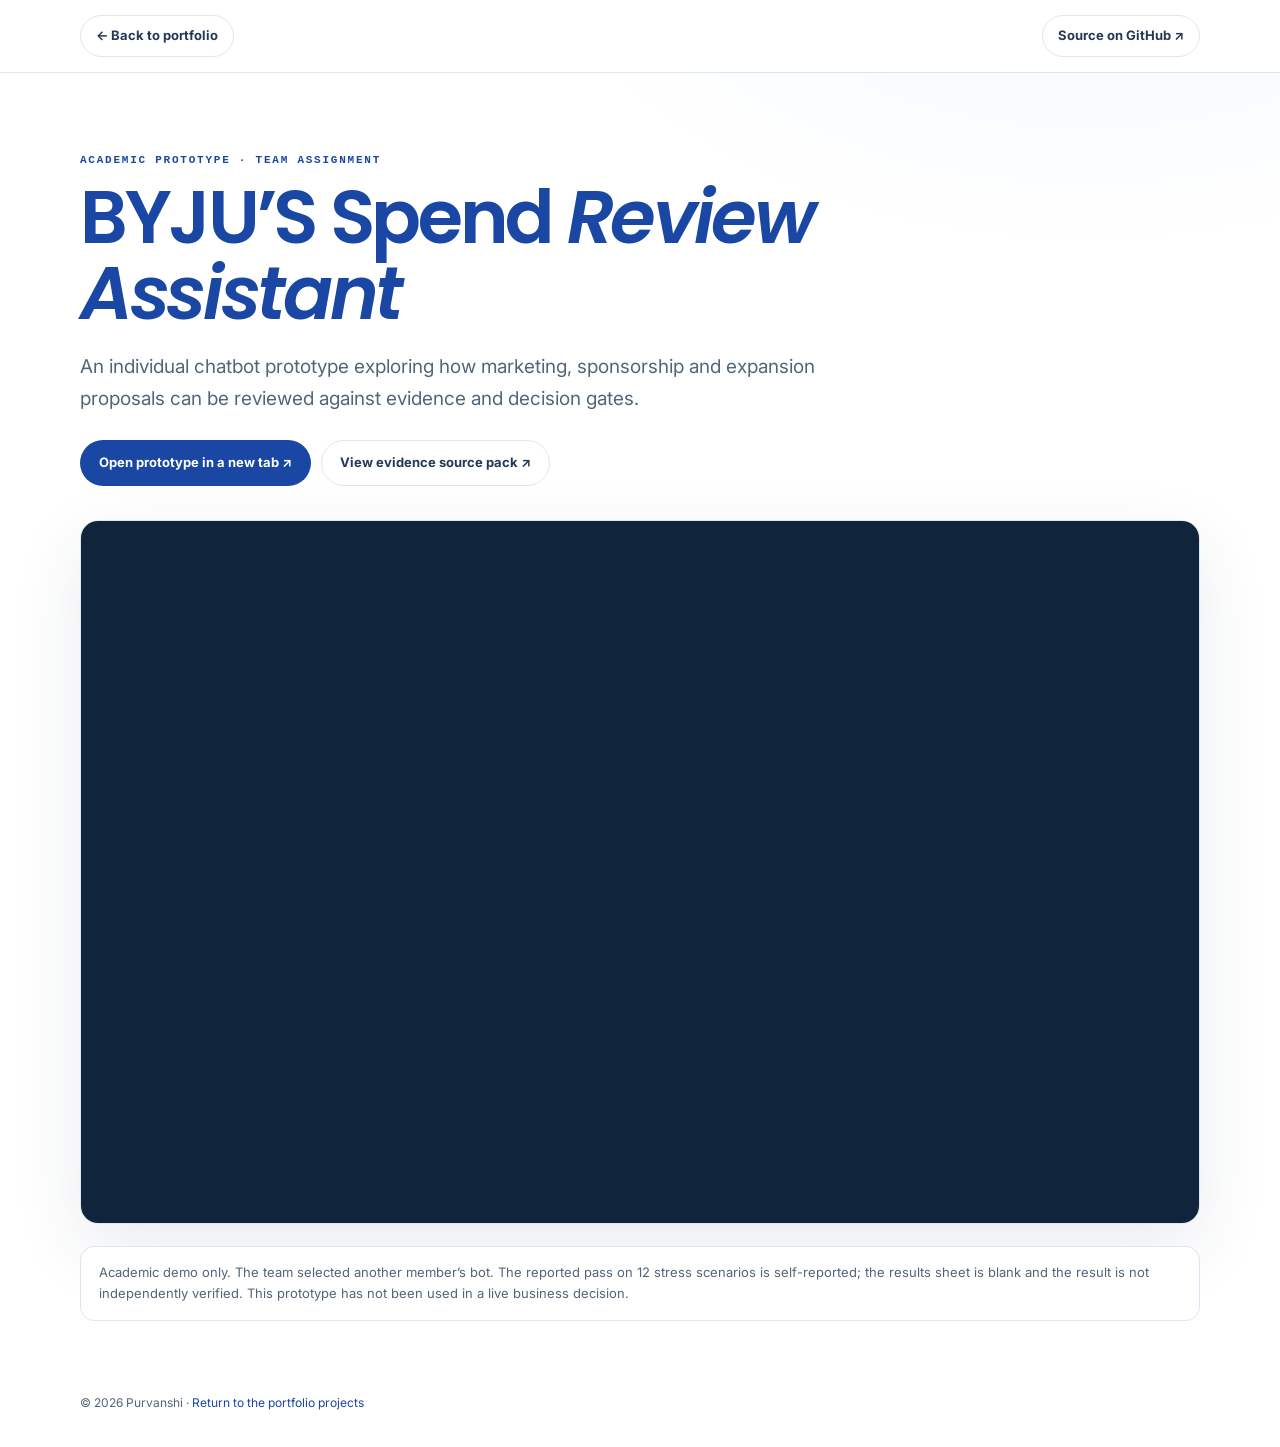
<file: projects/byjus-spend-review-assistant.html>
<!doctype html>
<html lang="en">
<head>
  <meta charset="utf-8">
  <meta name="viewport" content="width=device-width, initial-scale=1">
  <meta name="theme-color" content="#FFFFFF">
  <title>BYJU’S Spend Review Assistant | Purvanshi</title>
  <link rel="preconnect" href="https://fonts.googleapis.com">
  <link rel="preconnect" href="https://fonts.gstatic.com" crossorigin>
  <link href="https://fonts.googleapis.com/css2?family=Inter:wght@400;500;600;700;800&family=Poppins:wght@500;600;700&display=swap" rel="stylesheet">
  <link rel="stylesheet" href="project-pages.css?v=3">
</head>
<body>
  <header class="project-topbar">
    <div class="project-shell project-topbar-inner">
      <a class="project-back" href="../index.html#projects">← Back to portfolio</a>
      <a class="project-source" href="https://github.com/purvanshi8287-arch/byjus-spend-review-chatbot" target="_blank" rel="noopener noreferrer">Source on GitHub ↗</a>
    </div>
  </header>
  <main class="project-shell project-main">
    <p class="project-eyebrow">Academic prototype · Team assignment</p>
    <h1 class="project-title">BYJU’S Spend <em>Review Assistant</em></h1>
    <p class="project-intro">An individual chatbot prototype exploring how marketing, sponsorship and expansion proposals can be reviewed against evidence and decision gates.</p>
    <div class="project-actions">
      <a class="project-button primary" href="https://purvanshi8287-arch.github.io/byjus-spend-review-chatbot/proposal-review.html" target="_blank" rel="noopener noreferrer">Open prototype in a new tab ↗</a>
      <a class="project-button" href="https://github.com/purvanshi8287-arch/byjus-spend-review-chatbot/blob/main/web-evidence-pack.md" target="_blank" rel="noopener noreferrer">View evidence source pack ↗</a>
    </div>
    <div class="project-frame-wrap">
      <iframe class="project-frame" src="https://purvanshi8287-arch.github.io/byjus-spend-review-chatbot/proposal-review.html" title="BYJU’S Spend Review Assistant academic prototype" loading="lazy" referrerpolicy="strict-origin-when-cross-origin"></iframe>
    </div>
    <p class="project-note">Academic demo only. The team selected another member’s bot. The reported pass on 12 stress scenarios is self-reported; the results sheet is blank and the result is not independently verified. This prototype has not been used in a live business decision.</p>
  </main>
  <footer class="project-shell project-footer">© 2026 Purvanshi · <a href="../index.html#projects">Return to the portfolio projects</a></footer>
</body>
</html>
</file>
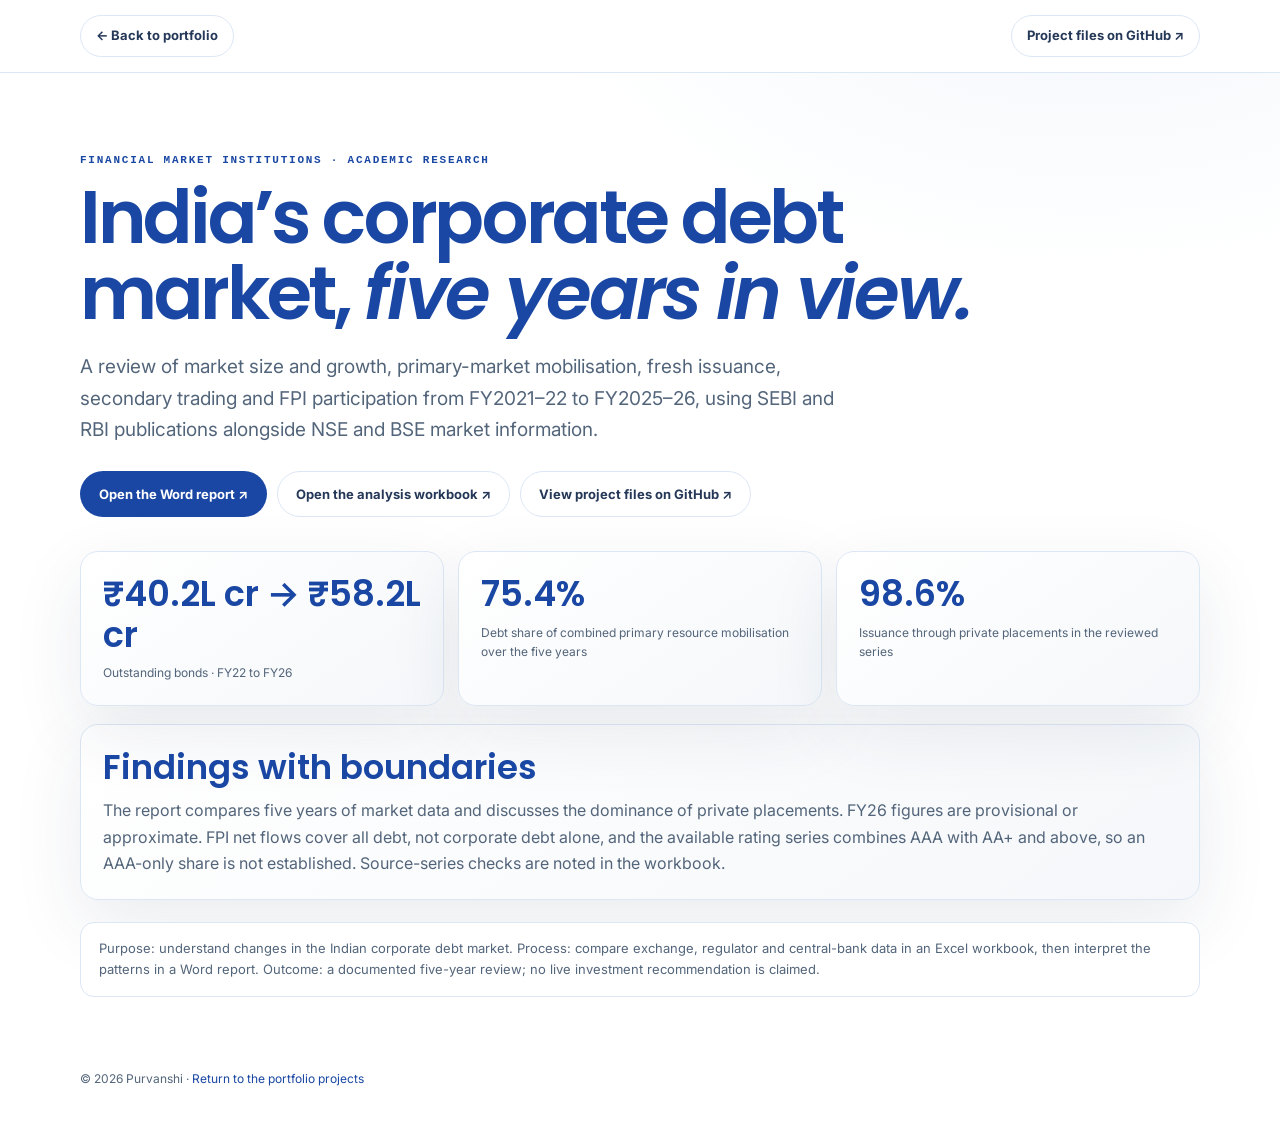
<file: projects/indian-corporate-debt-market-review.html>
<!doctype html>
<html lang="en">
<head>
  <meta charset="utf-8">
  <meta name="viewport" content="width=device-width, initial-scale=1">
  <meta name="theme-color" content="#FFFFFF">
  <title>Indian Corporate Debt Market Review | Purvanshi</title>
  <link rel="preconnect" href="https://fonts.googleapis.com">
  <link rel="preconnect" href="https://fonts.gstatic.com" crossorigin>
  <link href="https://fonts.googleapis.com/css2?family=Inter:wght@400;500;600;700;800&family=Poppins:wght@500;600;700&display=swap" rel="stylesheet">
  <link rel="stylesheet" href="project-pages.css?v=3">
</head>
<body>
  <header class="project-topbar">
    <div class="project-shell project-topbar-inner">
      <a class="project-back" href="../index.html#projects">← Back to portfolio</a>
      <a class="project-source" href="https://github.com/purvanshi8287-arch/purvanshi-eportfolio/tree/main/projects/indian-corporate-debt-market-review" target="_blank" rel="noopener noreferrer">Project files on GitHub ↗</a>
    </div>
  </header>
  <main class="project-shell project-main">
    <p class="project-eyebrow">Financial Market Institutions · Academic research</p>
    <h1 class="project-title">India’s corporate debt market, <em>five years in view.</em></h1>
    <p class="project-intro">A review of market size and growth, primary-market mobilisation, fresh issuance, secondary trading and FPI participation from FY2021–22 to FY2025–26, using SEBI and RBI publications alongside NSE and BSE market information.</p>
    <div class="project-actions">
      <a class="project-button primary" href="indian-corporate-debt-market-review/corporate-debt-market-review.docx" target="_blank" rel="noopener noreferrer">Open the Word report ↗</a>
      <a class="project-button" href="indian-corporate-debt-market-review/corporate-debt-market-analysis.xlsx" target="_blank" rel="noopener noreferrer">Open the analysis workbook ↗</a>
      <a class="project-button" href="https://github.com/purvanshi8287-arch/purvanshi-eportfolio/tree/main/projects/indian-corporate-debt-market-review" target="_blank" rel="noopener noreferrer">View project files on GitHub ↗</a>
    </div>
    <section class="project-grid" aria-label="Selected findings">
      <article class="project-stat"><strong>₹40.2L cr → ₹58.2L cr</strong><span>Outstanding bonds · FY22 to FY26</span></article>
      <article class="project-stat"><strong>75.4%</strong><span>Debt share of combined primary resource mobilisation over the five years</span></article>
      <article class="project-stat"><strong>98.6%</strong><span>Issuance through private placements in the reviewed series</span></article>
    </section>
    <section class="project-panel" aria-labelledby="limits-title">
      <h2 id="limits-title">Findings with boundaries</h2>
      <p>The report compares five years of market data and discusses the dominance of private placements. FY26 figures are provisional or approximate. FPI net flows cover all debt, not corporate debt alone, and the available rating series combines AAA with AA+ and above, so an AAA-only share is not established. Source-series checks are noted in the workbook.</p>
    </section>
    <p class="project-note">Purpose: understand changes in the Indian corporate debt market. Process: compare exchange, regulator and central-bank data in an Excel workbook, then interpret the patterns in a Word report. Outcome: a documented five-year review; no live investment recommendation is claimed.</p>
  </main>
  <footer class="project-shell project-footer">© 2026 Purvanshi · <a href="../index.html#projects">Return to the portfolio projects</a></footer>
</body>
</html>
</file>
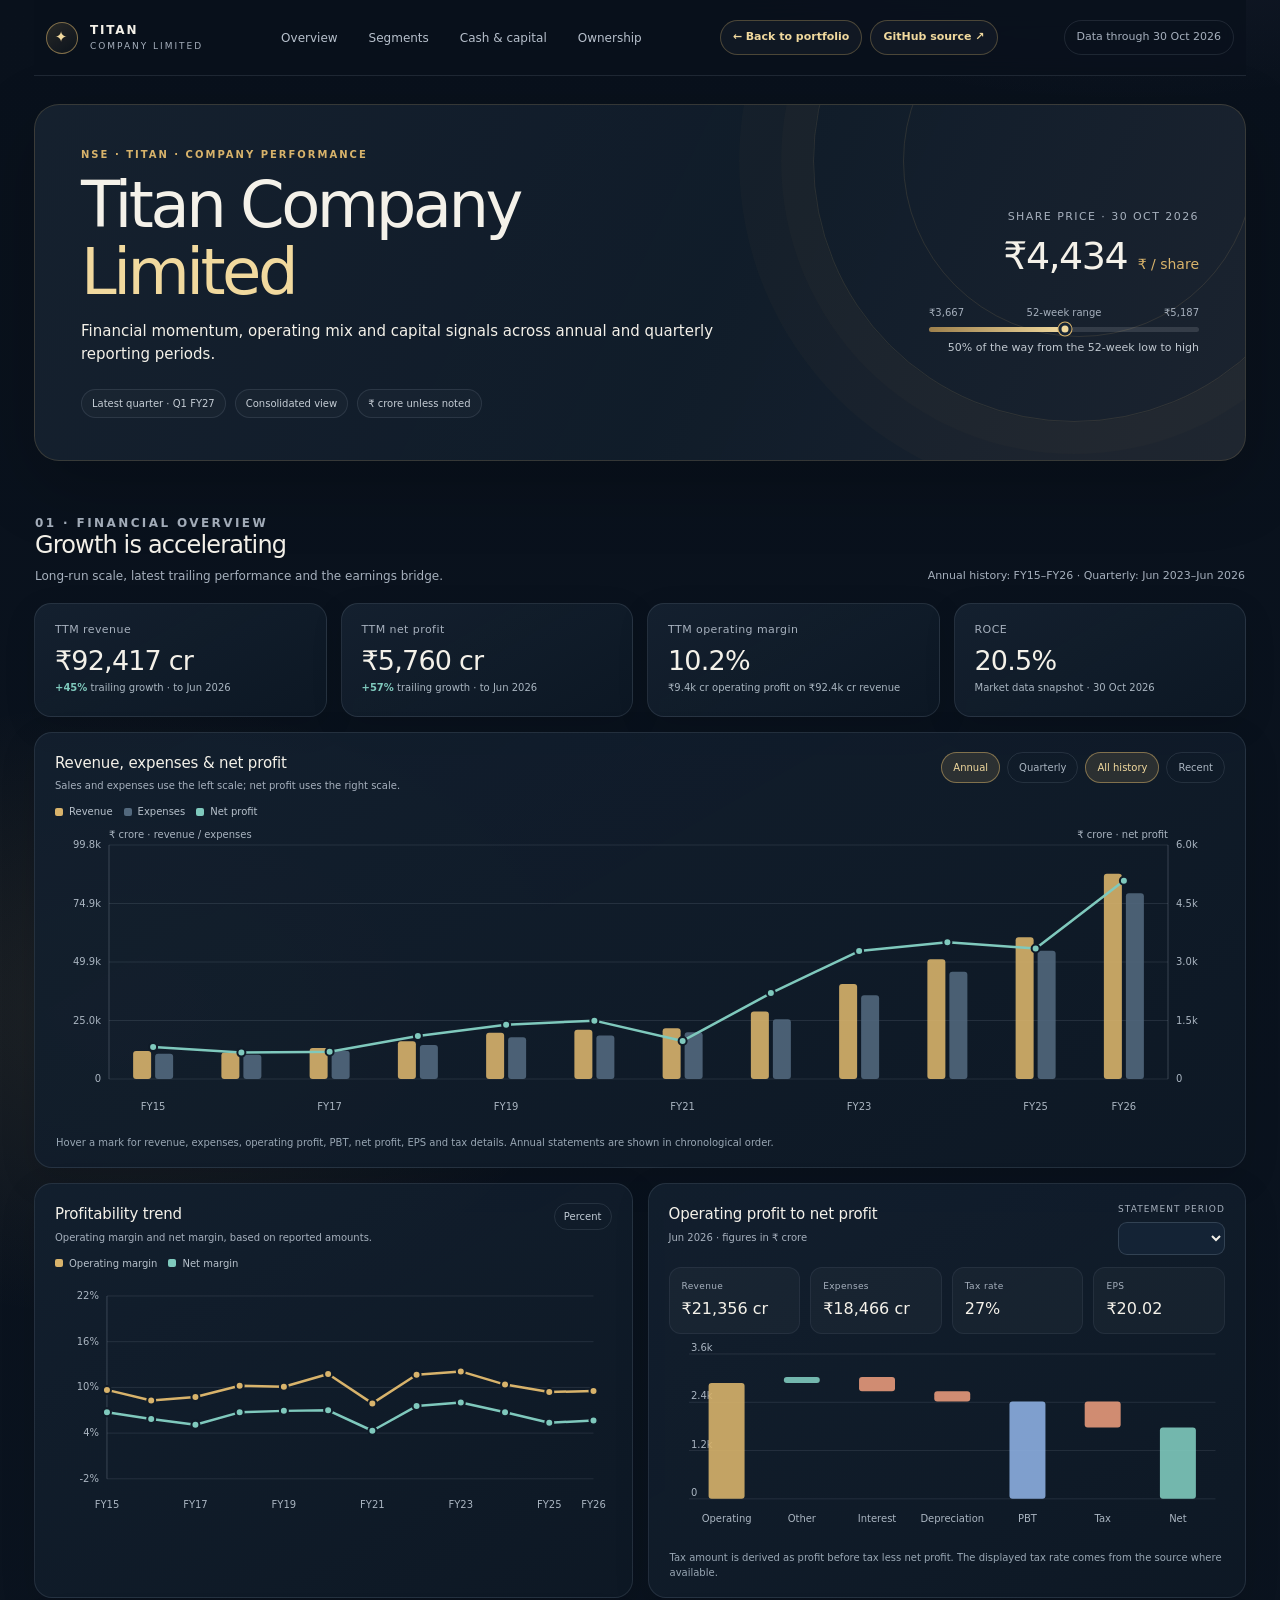
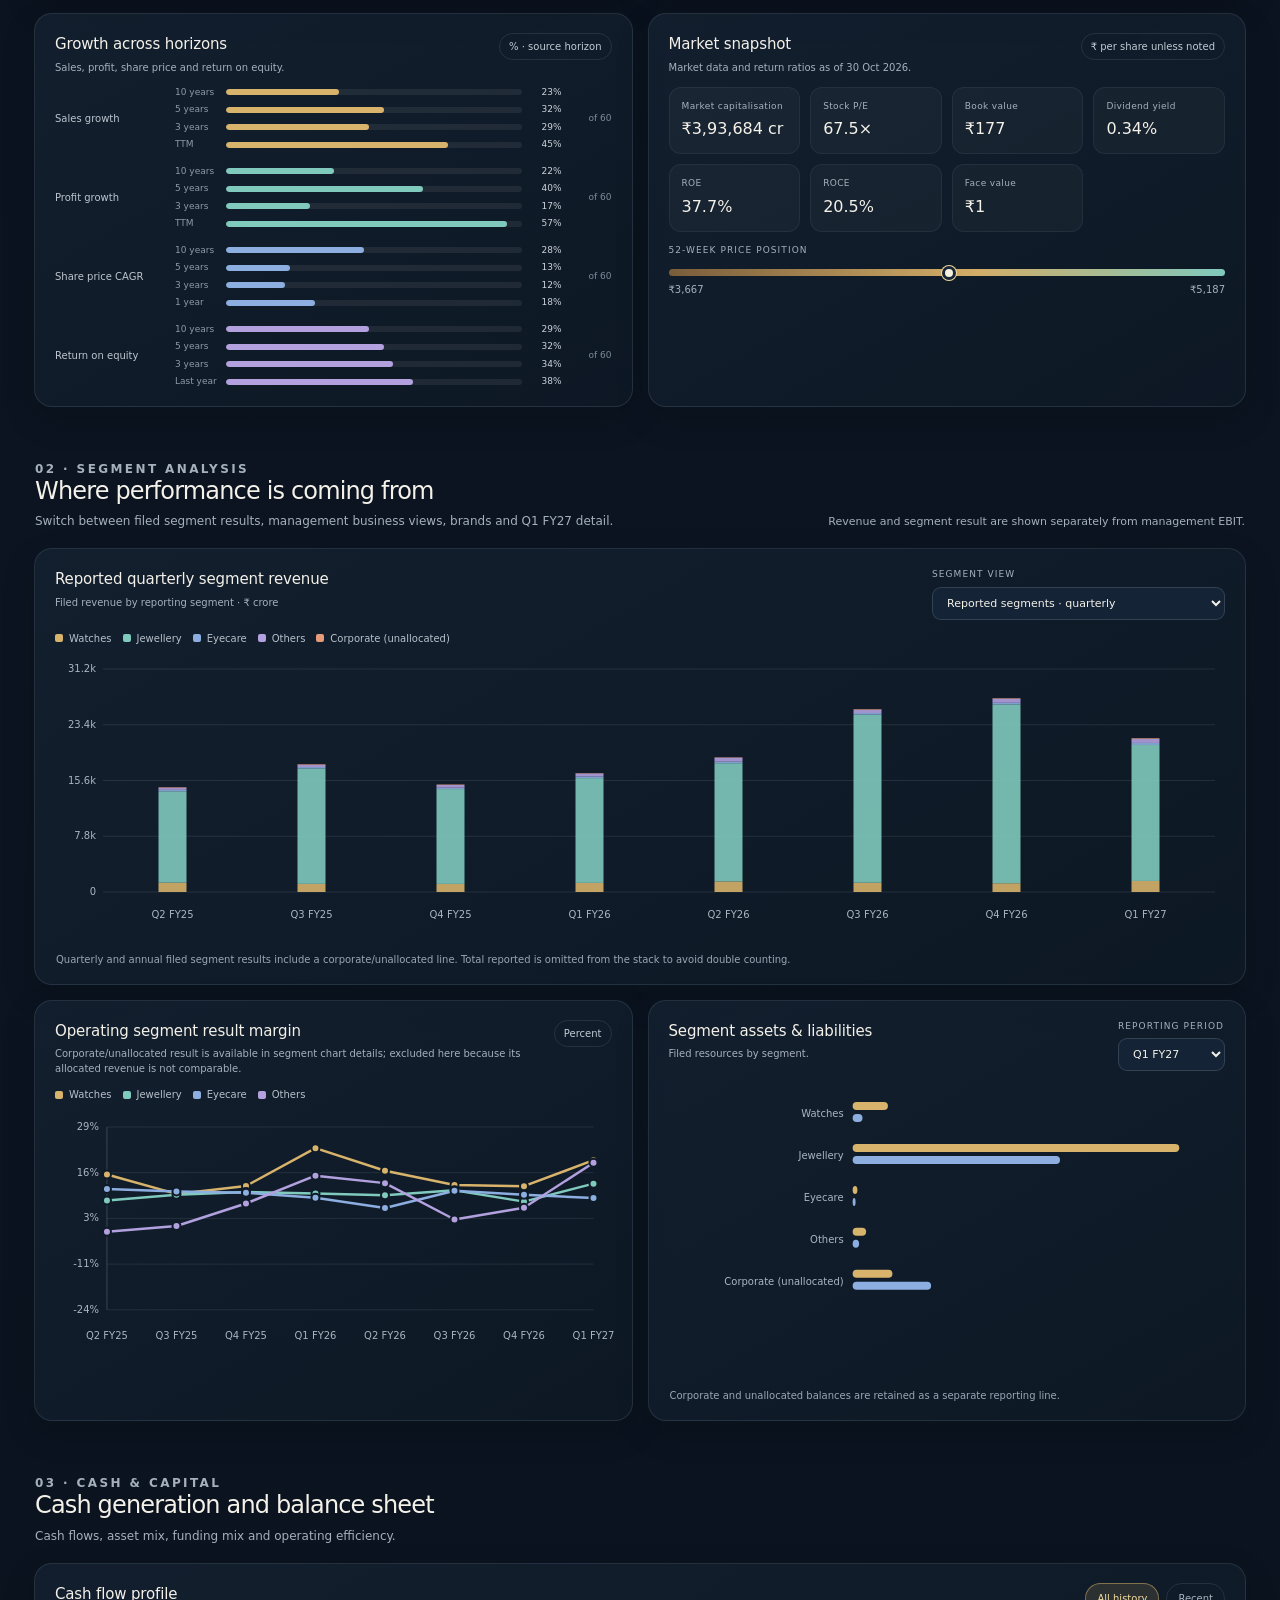
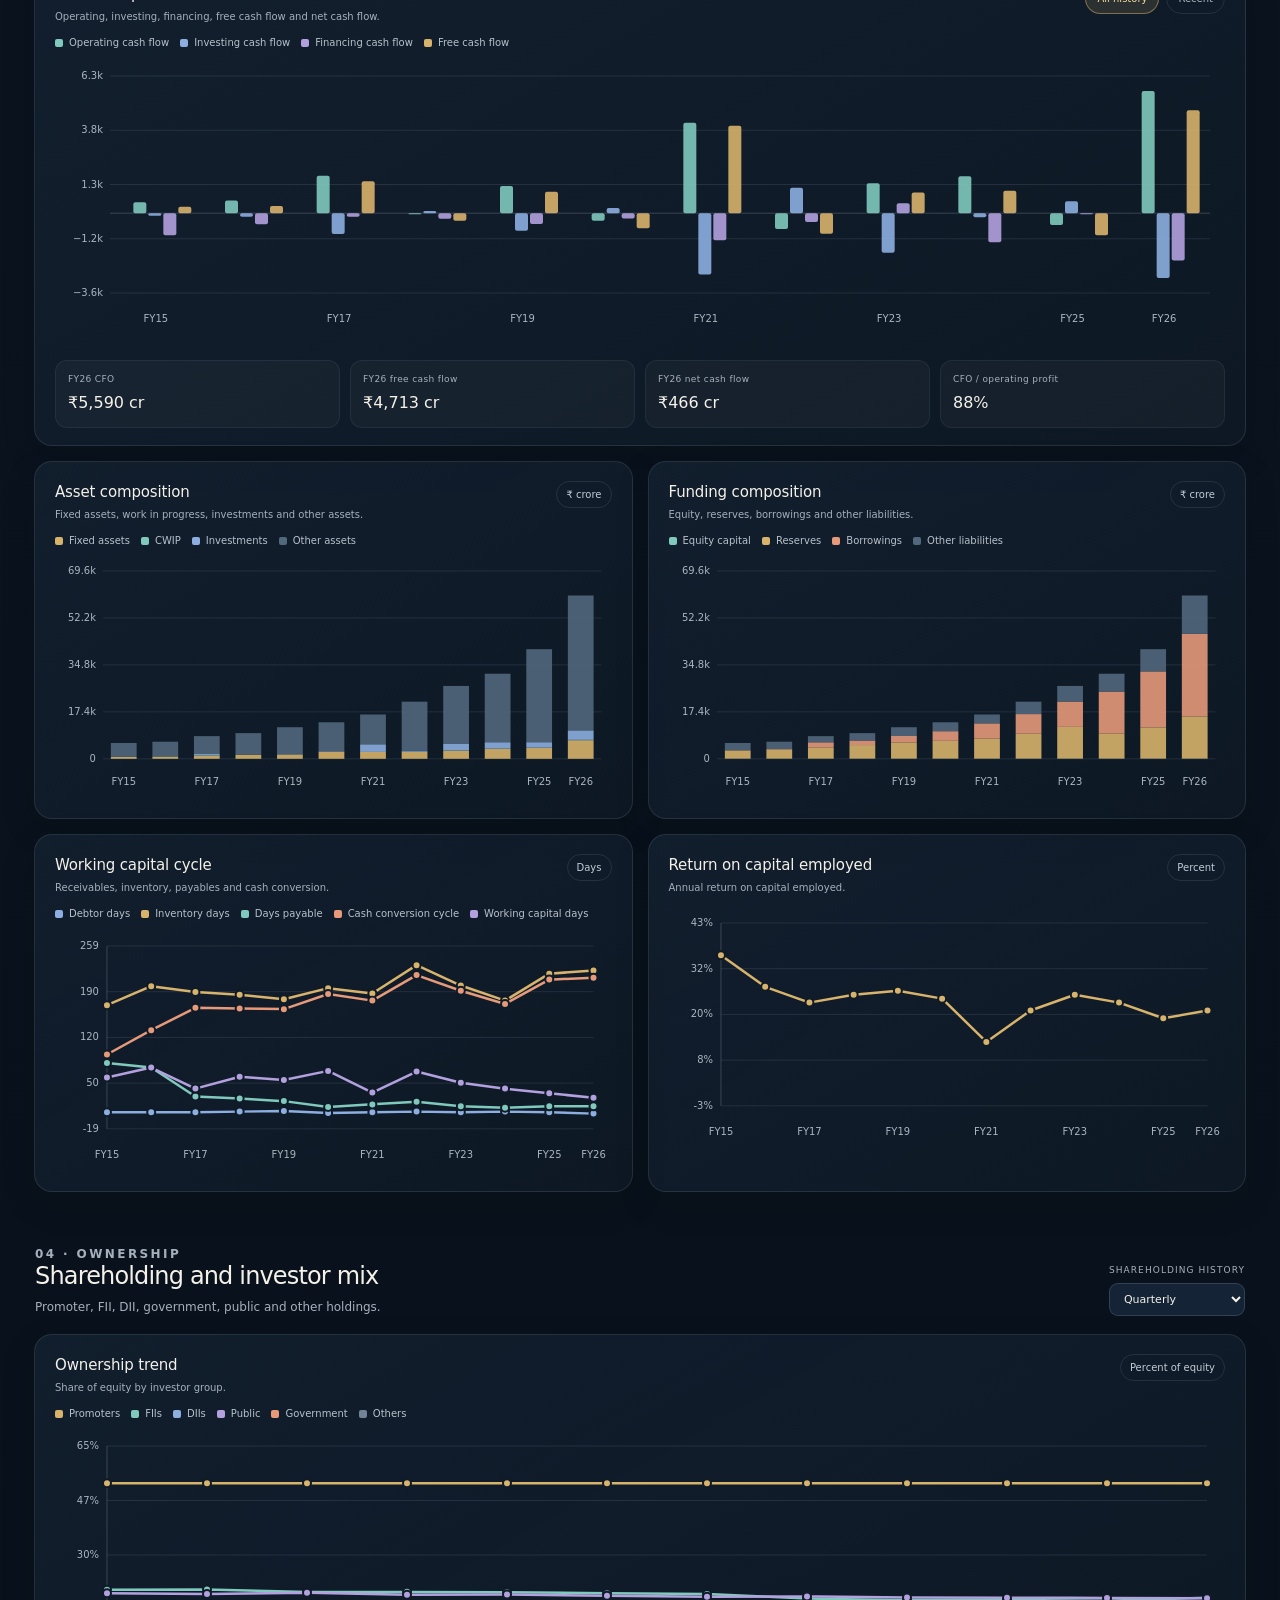
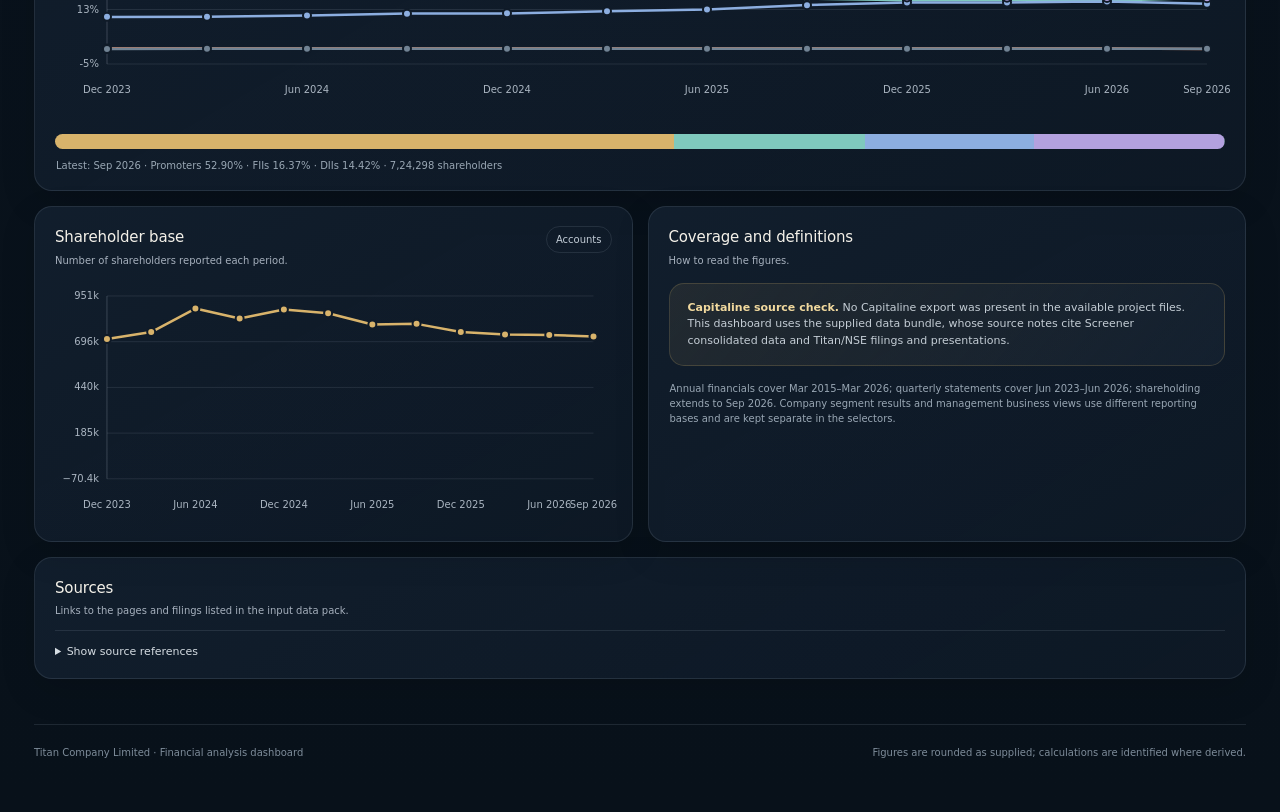
<file: projects/titan-company-financial-dashboard.html>
<!doctype html>
<html lang="en">
<head>
<meta charset="utf-8">
<meta name="viewport" content="width=device-width, initial-scale=1">
<meta name="theme-color" content="#0a1019">
<title>Titan Company Limited | Financial Dashboard</title>
<style>
:root{--bg:#09111c;--bg2:#0e1927;--panel:#111e2d;--panel2:#152435;--ink:#f4f1e9;--muted:#a6b0bd;--line:rgba(190,205,220,.12);--gold:#d8b36b;--gold2:#f1d99e;--teal:#7fc9bd;--blue:#8caee0;--violet:#b3a1df;--coral:#e69a7a;--lime:#a9c68e;--shadow:0 22px 70px rgba(0,0,0,.22)}
*{box-sizing:border-box}
html{scroll-behavior:smooth}
body{margin:0;background:radial-gradient(1000px 620px at 88% -5%,rgba(179,161,223,.12),transparent 62%),radial-gradient(760px 520px at 10% 18%,rgba(216,179,107,.10),transparent 60%),linear-gradient(180deg,#09111c 0%,#0b1420 40%,#08111a 100%);color:var(--ink);font:15px/1.5 Inter,ui-sans-serif,system-ui,-apple-system,"Segoe UI",sans-serif;min-width:320px}
a{color:var(--gold2);text-decoration:none}a:hover{text-decoration:underline}
button,select{font:inherit;color:inherit}
button:focus-visible,select:focus-visible,a:focus-visible{outline:2px solid var(--gold2);outline-offset:3px}
.shell{max-width:1440px;margin:auto;padding:0 34px 52px}
.topbar{height:76px;display:flex;align-items:center;justify-content:space-between;border-bottom:1px solid var(--line);position:relative;z-index:2}
.brand{display:flex;align-items:center;gap:12px;letter-spacing:.15em;font-size:12px;font-weight:700}
.brand-mark{height:32px;width:32px;border:1px solid rgba(216,179,107,.55);border-radius:50%;display:grid;place-items:center;color:var(--gold2);font-size:15px;background:linear-gradient(145deg,rgba(216,179,107,.15),rgba(216,179,107,.02))}
.brand small{display:block;color:var(--muted);font-size:9px;letter-spacing:.22em;font-weight:500;margin-top:1px}
.nav{display:flex;gap:7px;align-items:center}
.nav a{color:#b7c0cc;padding:8px 12px;border-radius:999px;font-size:12px}
.nav a:hover{background:rgba(255,255,255,.06);text-decoration:none;color:var(--ink)}
.asof{color:var(--muted);font-size:11px;border:1px solid var(--line);border-radius:999px;padding:8px 12px}
.hero{position:relative;overflow:hidden;min-height:295px;margin:28px 0 26px;padding:42px 46px;border:1px solid rgba(216,179,107,.18);border-radius:25px;background:linear-gradient(115deg,rgba(22,34,47,.96),rgba(17,29,43,.94) 55%,rgba(30,38,50,.9));box-shadow:var(--shadow);display:flex;align-items:center;justify-content:space-between}
.hero:before,.hero:after{content:"";position:absolute;border:1px solid rgba(216,179,107,.13);border-radius:50%;pointer-events:none}
.hero:before{width:520px;height:520px;right:-90px;top:-205px;box-shadow:0 0 0 32px rgba(216,179,107,.025),0 0 0 74px rgba(216,179,107,.018)}
.hero:after{width:350px;height:350px;right:-10px;top:-120px}
.hero-copy{max-width:660px;position:relative;z-index:1}
.eyebrow{color:var(--gold);font-size:10px;font-weight:700;letter-spacing:.2em;text-transform:uppercase;margin:0 0 10px}
h1{font-weight:500;letter-spacing:-.055em;line-height:1.04;font-size:clamp(38px,5vw,67px);margin:0}
h1 span{color:var(--gold2)}
.hero-copy>p:last-child{color:#c0c8d0;max-width:570px;font-size:15px;margin:18px 0 0}
.hero-aside{z-index:1;position:relative;width:270px;text-align:right}
.hero-price-label{color:var(--muted);font-size:11px;letter-spacing:.13em;text-transform:uppercase}
.hero-price{font-size:38px;font-weight:500;letter-spacing:-.04em;margin:2px 0 12px}
.hero-price small{font-size:14px;color:var(--gold);letter-spacing:0}
.range-head{display:flex;justify-content:space-between;color:var(--muted);font-size:10px;margin:20px 0 7px}
.range-track{height:5px;background:rgba(255,255,255,.12);border-radius:8px;position:relative}
.range-fill{height:100%;width:50%;background:linear-gradient(90deg,#9d804c,var(--gold2));border-radius:8px}
.range-dot{position:absolute;top:50%;left:50%;height:13px;width:13px;background:var(--gold2);border:3px solid #172535;box-shadow:0 0 0 1px var(--gold);border-radius:50%;transform:translate(-50%,-50%)}
.range-caption{color:#c0c8d0;font-size:11px;margin-top:8px}
.hero-tags{display:flex;gap:9px;flex-wrap:wrap;margin-top:24px}
.tag{border:1px solid var(--line);border-radius:999px;padding:6px 10px;color:#c5cdd5;font-size:10px;background:rgba(255,255,255,.025)}
section{scroll-margin-top:90px;margin-top:46px}
.section-head{display:flex;align-items:flex-end;justify-content:space-between;gap:18px;margin:0 1px 18px}
.section-head h2{font-size:24px;line-height:1.15;margin:0;letter-spacing:-.035em;font-weight:500}
.section-head p{margin:7px 0 0;color:var(--muted);font-size:12px}
.section-meta{color:var(--muted);font-size:11px}
.kpis{display:grid;grid-template-columns:repeat(4,minmax(0,1fr));gap:14px}
.kpi{padding:18px 20px;border:1px solid var(--line);border-radius:17px;background:linear-gradient(150deg,rgba(22,35,50,.86),rgba(14,25,38,.8));min-height:114px;box-shadow:0 10px 32px rgba(0,0,0,.11)}
.kpi-label{font-size:11px;color:var(--muted);letter-spacing:.04em}
.kpi-value{font-size:27px;line-height:1.15;margin:7px 0 4px;font-weight:500;letter-spacing:-.03em}
.kpi-foot{font-size:10px;color:#a9b5c0}
.kpi-foot strong{font-weight:600;color:var(--teal)}
.grid{display:grid;grid-template-columns:repeat(2,minmax(0,1fr));gap:15px;margin-top:15px}
.panel{background:linear-gradient(150deg,rgba(19,32,47,.9),rgba(14,25,38,.88));border:1px solid var(--line);border-radius:18px;padding:19px 20px 17px;box-shadow:0 12px 36px rgba(0,0,0,.12);min-width:0}
.panel.wide{grid-column:1/-1}
.panel-head{display:flex;align-items:flex-start;justify-content:space-between;gap:15px;margin-bottom:11px}
.panel-head h3{font-size:15px;margin:0;font-weight:500;letter-spacing:-.01em}
.panel-head p{font-size:10px;color:var(--muted);margin:4px 0 0}
.unit-pill{color:#c2ccd6;border:1px solid var(--line);padding:5px 9px;border-radius:999px;font-size:10px;white-space:nowrap}
.controls{display:flex;gap:7px;align-items:center;flex-wrap:wrap}
.toggle{background:transparent;border:1px solid var(--line);border-radius:999px;padding:7px 11px;color:#aab5c1;font-size:10px;cursor:pointer}
.toggle:hover{border-color:rgba(216,179,107,.5);color:var(--ink)}
.toggle.active{background:rgba(216,179,107,.14);border-color:rgba(216,179,107,.5);color:var(--gold2)}
.select{background:#142335;border:1px solid rgba(190,205,220,.18);border-radius:9px;padding:8px 28px 8px 10px;font-size:11px;color:var(--ink);max-width:100%;cursor:pointer}
.control-label{display:block;font-size:9px;color:var(--muted);text-transform:uppercase;letter-spacing:.12em;margin:0 0 5px}
.control-wrap{display:grid;gap:0}
.chart{width:100%;min-height:235px;position:relative}
.chart svg{display:block;width:100%;height:auto;overflow:visible}
.chart.short{min-height:195px}
.chart.tall{min-height:290px}
.legend{display:flex;gap:11px;flex-wrap:wrap;align-items:center;margin:3px 0 8px}
.legend-item{display:inline-flex;align-items:center;gap:6px;color:#b7c1cb;font-size:10px}
.swatch{width:8px;height:8px;border-radius:2px;display:inline-block}
.note{font-size:10px;color:#99a7b4;margin:8px 1px 0}
.chart-empty{padding:55px 10px;text-align:center;color:var(--muted);font-size:12px}
.viz-label{fill:#aab5c1;font-size:10px;font-family:inherit}
.viz-label.strong{fill:#e9e5dc}
.viz-grid{stroke:rgba(190,205,220,.12);stroke-width:1}
.viz-axis{stroke:rgba(190,205,220,.24);stroke-width:1}
.bar{opacity:.9}
.split-line{height:1px;background:var(--line);margin:15px 0}
.snapshot{display:grid;grid-template-columns:repeat(4,minmax(0,1fr));gap:10px;margin-top:12px}
.snapshot-item{padding:12px;border-radius:12px;background:rgba(255,255,255,.03);border:1px solid rgba(190,205,220,.08)}
.snapshot-item span{display:block;color:var(--muted);font-size:9px;letter-spacing:.04em}
.snapshot-item strong{display:block;font-size:16px;font-weight:500;margin-top:4px}
.rangebox{margin-top:12px}
.range-scale{height:7px;border-radius:99px;background:linear-gradient(90deg,#795d3b,#d3ad67 55%,#7fc9bd);position:relative;margin:12px 0 6px}
.range-scale i{position:absolute;width:14px;height:14px;border-radius:50%;background:#f6f0df;border:3px solid #172536;top:50%;transform:translate(-50%,-50%);box-shadow:0 0 0 1px #f1d99e}
.range-ends{display:flex;justify-content:space-between;color:var(--muted);font-size:10px}
.ownership-stack{height:15px;border-radius:10px;overflow:hidden;display:flex;margin:15px 0 9px;background:#1c2a38}
.ownership-stack span{height:100%}
.growth-groups{display:grid;gap:13px;margin-top:9px}
.growth-row{display:grid;grid-template-columns:110px 1fr 40px;align-items:center;gap:10px}
.growth-name{color:#bdc6d0;font-size:10px}
.growth-bars{display:grid;gap:4px}
.growth-bar-row{display:grid;grid-template-columns:45px 1fr 34px;align-items:center;gap:6px}
.growth-horizon{color:#8e9aa7;font-size:9px}
.growth-track{height:6px;background:rgba(255,255,255,.07);border-radius:99px;overflow:hidden}
.growth-track b{height:100%;display:block;border-radius:99px;background:linear-gradient(90deg,#9c804d,var(--gold2))}
.growth-value{font-size:9px;color:#cbd3dc;text-align:right}
.growth-max{font-size:9px;color:#7f8e9c;text-align:right}
.source-box{background:linear-gradient(130deg,rgba(216,179,107,.09),rgba(22,35,50,.75));border:1px solid rgba(216,179,107,.2);padding:16px 18px;border-radius:15px;color:#c4cdd5;font-size:11px;margin:15px 0}
.source-box strong{color:var(--gold2);font-weight:600}
details{border-top:1px solid var(--line);margin-top:12px;padding-top:13px}
summary{cursor:pointer;color:#d5dce2;font-size:11px}
.source-list{margin:12px 0 0;padding:0;list-style:none;display:grid;grid-template-columns:repeat(2,minmax(0,1fr));gap:9px 22px}
.source-list li{font-size:10px;color:var(--muted);line-height:1.5}
.source-list a{font-size:10px}
.footer{border-top:1px solid var(--line);padding:20px 0 0;margin-top:45px;color:#7e8c9a;font-size:10px;display:flex;justify-content:space-between;gap:10px;flex-wrap:wrap}
.reveal{animation:rise .5s ease both}
@keyframes rise{from{opacity:0;transform:translateY(7px)}to{opacity:1;transform:translateY(0)}}
@media(max-width:960px){.shell{padding-left:22px;padding-right:22px}.nav{display:none}.hero{padding:34px 30px}.kpis{grid-template-columns:repeat(2,minmax(0,1fr))}}
@media(max-width:680px){.shell{padding:0 14px 35px}.topbar{height:64px}.asof{font-size:9px;padding:7px 9px}.hero{min-height:0;padding:29px 23px;align-items:flex-start}.hero-aside{display:none}.hero:before{right:-290px}.hero:after{right:-230px}.hero-copy>p:last-child{font-size:13px}.section-head{align-items:flex-start;flex-direction:column}.section-head h2{font-size:21px}.kpis{gap:9px}.kpi{padding:14px 14px;min-height:104px}.kpi-value{font-size:22px}.grid{grid-template-columns:1fr;gap:11px;margin-top:11px}.panel{padding:16px 13px}.panel.wide{grid-column:auto}.panel-head{flex-direction:column}.panel-head .controls{width:100%}.select{min-width:0}.chart{min-height:200px}.snapshot{grid-template-columns:repeat(2,minmax(0,1fr))}.growth-row{grid-template-columns:83px 1fr 30px;gap:6px}.source-list{grid-template-columns:1fr}.unit-pill{align-self:flex-start}}
@media(prefers-reduced-motion:reduce){html{scroll-behavior:auto}.reveal{animation:none}}
.topbar{position:sticky;top:0;padding:0 12px;background:rgba(9,17,28,.9);backdrop-filter:blur(16px);-webkit-backdrop-filter:blur(16px)}
.topbar-actions{display:flex;align-items:center;gap:8px}
.topbar-actions a{display:inline-flex;align-items:center;gap:6px;padding:8px 12px;border:1px solid rgba(216,179,107,.3);border-radius:999px;background:rgba(255,255,255,.035);color:var(--gold2);font-size:11px;font-weight:650;white-space:nowrap}
.topbar-actions a:hover{background:rgba(216,179,107,.1);border-color:var(--gold);text-decoration:none}
@media(max-width:960px){.topbar-actions{margin-left:auto}}
@media(max-width:680px){.topbar{height:auto;min-height:64px;flex-wrap:wrap;gap:9px;padding:10px 0}.topbar-actions{order:3;flex-basis:100%;justify-content:space-between}.asof{margin-left:auto}}
@media(max-width:380px){.topbar{align-items:flex-start}.topbar-actions{justify-content:flex-start;flex-wrap:wrap}.asof{font-size:8px}}
</style>
</head>
<body>
<script id="dashboard-data" type="application/json">{"annual_financials":[{"period":"Mar 2015","sales_cr":"11913","expenses_cr":"10761","operating_profit_cr":"1153","opm_pct":"10","other_income_cr":"67","interest_cr":"81","depreciation_cr":"90","pbt_cr":"1049","tax_pct":"22","net_profit_cr":"816","eps_rs":"9.19","dividend_payout_pct":"25"},{"period":"Mar 2016","sales_cr":"11276","expenses_cr":"10337","operating_profit_cr":"939","opm_pct":"8","other_income_cr":"69","interest_cr":"42","depreciation_cr":"98","pbt_cr":"868","tax_pct":"22","net_profit_cr":"675","eps_rs":"7.60","dividend_payout_pct":"29"},{"period":"Mar 2017","sales_cr":"13261","expenses_cr":"12097","operating_profit_cr":"1164","opm_pct":"9","other_income_cr":"-42","interest_cr":"38","depreciation_cr":"111","pbt_cr":"973","tax_pct":"28","net_profit_cr":"697","eps_rs":"8.01","dividend_payout_pct":"32"},{"period":"Mar 2018","sales_cr":"16120","expenses_cr":"14476","operating_profit_cr":"1644","opm_pct":"10","other_income_cr":"70","interest_cr":"53","depreciation_cr":"131","pbt_cr":"1530","tax_pct":"28","net_profit_cr":"1102","eps_rs":"12.73","dividend_payout_pct":"29"},{"period":"Mar 2019","sales_cr":"19779","expenses_cr":"17785","operating_profit_cr":"1994","opm_pct":"10","other_income_cr":"178","interest_cr":"53","depreciation_cr":"163","pbt_cr":"1957","tax_pct":"29","net_profit_cr":"1389","eps_rs":"15.82","dividend_payout_pct":"32"},{"period":"Mar 2020","sales_cr":"21052","expenses_cr":"18589","operating_profit_cr":"2463","opm_pct":"12","other_income_cr":"153","interest_cr":"166","depreciation_cr":"348","pbt_cr":"2102","tax_pct":"29","net_profit_cr":"1493","eps_rs":"16.91","dividend_payout_pct":"24"},{"period":"Mar 2021","sales_cr":"21644","expenses_cr":"19919","operating_profit_cr":"1725","opm_pct":"8","other_income_cr":"180","interest_cr":"203","depreciation_cr":"375","pbt_cr":"1327","tax_pct":"27","net_profit_cr":"974","eps_rs":"10.96","dividend_payout_pct":"37"},{"period":"Mar 2022","sales_cr":"28799","expenses_cr":"25455","operating_profit_cr":"3344","opm_pct":"12","other_income_cr":"177","interest_cr":"218","depreciation_cr":"399","pbt_cr":"2904","tax_pct":"24","net_profit_cr":"2198","eps_rs":"24.48","dividend_payout_pct":"31"},{"period":"Mar 2023","sales_cr":"40575","expenses_cr":"35693","operating_profit_cr":"4882","opm_pct":"12","other_income_cr":"306","interest_cr":"300","depreciation_cr":"441","pbt_cr":"4447","tax_pct":"26","net_profit_cr":"3274","eps_rs":"36.61","dividend_payout_pct":"27"},{"period":"Mar 2024","sales_cr":"51084","expenses_cr":"45792","operating_profit_cr":"5292","opm_pct":"10","other_income_cr":"534","interest_cr":"619","depreciation_cr":"584","pbt_cr":"4623","tax_pct":"24","net_profit_cr":"3496","eps_rs":"39.38","dividend_payout_pct":"28"},{"period":"Mar 2025","sales_cr":"60456","expenses_cr":"54762","operating_profit_cr":"5694","opm_pct":"9","other_income_cr":"487","interest_cr":"953","depreciation_cr":"693","pbt_cr":"4535","tax_pct":"26","net_profit_cr":"3337","eps_rs":"37.59","dividend_payout_pct":"29"},{"period":"Mar 2026","sales_cr":"87584","expenses_cr":"79227","operating_profit_cr":"8357","opm_pct":"10","other_income_cr":"450","interest_cr":"1180","depreciation_cr":"826","pbt_cr":"6801","tax_pct":"25","net_profit_cr":"5073","eps_rs":"57.14","dividend_payout_pct":"26"},{"period":"TTM Jun 2026","sales_cr":"92417","expenses_cr":"83001","operating_profit_cr":"9416","opm_pct":"10","other_income_cr":"495","interest_cr":"1262","depreciation_cr":"898","pbt_cr":"7751","tax_pct":"","net_profit_cr":"5760","eps_rs":"64.89","dividend_payout_pct":""}],"quarterly_financials":[{"period":"Jun 2023","sales_cr":"11897","expenses_cr":"10772","operating_profit_cr":"1125","opm_pct":"9","other_income_cr":"114","interest_cr":"109","depreciation_cr":"128","pbt_cr":"1002","tax_pct":"25","net_profit_cr":"756","eps_rs":"8.48"},{"period":"Sep 2023","sales_cr":"12529","expenses_cr":"11118","operating_profit_cr":"1411","opm_pct":"11","other_income_cr":"125","interest_cr":"140","depreciation_cr":"144","pbt_cr":"1252","tax_pct":"27","net_profit_cr":"916","eps_rs":"10.31"},{"period":"Dec 2023","sales_cr":"14164","expenses_cr":"12599","operating_profit_cr":"1565","opm_pct":"11","other_income_cr":"136","interest_cr":"169","depreciation_cr":"154","pbt_cr":"1378","tax_pct":"24","net_profit_cr":"1053","eps_rs":"11.86"},{"period":"Mar 2024","sales_cr":"12494","expenses_cr":"11303","operating_profit_cr":"1191","opm_pct":"10","other_income_cr":"159","interest_cr":"201","depreciation_cr":"158","pbt_cr":"991","tax_pct":"22","net_profit_cr":"771","eps_rs":"8.68"},{"period":"Jun 2024","sales_cr":"13266","expenses_cr":"12019","operating_profit_cr":"1247","opm_pct":"9","other_income_cr":"120","interest_cr":"230","depreciation_cr":"164","pbt_cr":"973","tax_pct":"27","net_profit_cr":"715","eps_rs":"8.05"},{"period":"Sep 2024","sales_cr":"14534","expenses_cr":"13298","operating_profit_cr":"1236","opm_pct":"8","other_income_cr":"123","interest_cr":"240","depreciation_cr":"171","pbt_cr":"948","tax_pct":"26","net_profit_cr":"704","eps_rs":"7.93"},{"period":"Dec 2024","sales_cr":"17740","expenses_cr":"16066","operating_profit_cr":"1674","opm_pct":"9","other_income_cr":"128","interest_cr":"231","depreciation_cr":"175","pbt_cr":"1396","tax_pct":"25","net_profit_cr":"1047","eps_rs":"11.79"},{"period":"Mar 2025","sales_cr":"14916","expenses_cr":"13379","operating_profit_cr":"1537","opm_pct":"10","other_income_cr":"116","interest_cr":"252","depreciation_cr":"183","pbt_cr":"1218","tax_pct":"28","net_profit_cr":"871","eps_rs":"9.81"},{"period":"Jun 2025","sales_cr":"16523","expenses_cr":"14693","operating_profit_cr":"1830","opm_pct":"11","other_income_cr":"105","interest_cr":"271","depreciation_cr":"184","pbt_cr":"1480","tax_pct":"26","net_profit_cr":"1091","eps_rs":"12.29"},{"period":"Sep 2025","sales_cr":"18725","expenses_cr":"16850","operating_profit_cr":"1875","opm_pct":"10","other_income_cr":"113","interest_cr":"277","depreciation_cr":"189","pbt_cr":"1522","tax_pct":"26","net_profit_cr":"1120","eps_rs":"12.62"},{"period":"Dec 2025","sales_cr":"25416","expenses_cr":"22703","operating_profit_cr":"2713","opm_pct":"11","other_income_cr":"-1","interest_cr":"282","depreciation_cr":"207","pbt_cr":"2223","tax_pct":"24","net_profit_cr":"1684","eps_rs":"18.97"},{"period":"Mar 2026","sales_cr":"26920","expenses_cr":"24982","operating_profit_cr":"1938","opm_pct":"7","other_income_cr":"235","interest_cr":"350","depreciation_cr":"246","pbt_cr":"1577","tax_pct":"25","net_profit_cr":"1179","eps_rs":"13.28"},{"period":"Jun 2026","sales_cr":"21356","expenses_cr":"18466","operating_profit_cr":"2890","opm_pct":"14","other_income_cr":"148","interest_cr":"353","depreciation_cr":"256","pbt_cr":"2429","tax_pct":"27","net_profit_cr":"1777","eps_rs":"20.02"}],"balance_sheet":[{"period":"Mar 2015","equity_capital_cr":"89","reserves_cr":"2995","borrowings_cr":"100","other_liabilities_cr":"2684","total_liabilities_cr":"5868","fixed_assets_cr":"699","cwip_cr":"55","investments_cr":"3","other_assets_cr":"5111","total_assets_cr":"5868"},{"period":"Mar 2016","equity_capital_cr":"89","reserves_cr":"3418","borrowings_cr":"113","other_liabilities_cr":"2723","total_liabilities_cr":"6342","fixed_assets_cr":"771","cwip_cr":"107","investments_cr":"30","other_assets_cr":"5434","total_assets_cr":"6342"},{"period":"Mar 2017","equity_capital_cr":"89","reserves_cr":"4144","borrowings_cr":"1882","other_liabilities_cr":"2293","total_liabilities_cr":"8408","fixed_assets_cr":"1189","cwip_cr":"152","investments_cr":"431","other_assets_cr":"6636","total_assets_cr":"8408"},{"period":"Mar 2018","equity_capital_cr":"89","reserves_cr":"5001","borrowings_cr":"1691","other_liabilities_cr":"2740","total_liabilities_cr":"9521","fixed_assets_cr":"1474","cwip_cr":"43","investments_cr":"36","other_assets_cr":"7968","total_assets_cr":"9521"},{"period":"Mar 2019","equity_capital_cr":"89","reserves_cr":"5981","borrowings_cr":"2393","other_liabilities_cr":"3247","total_liabilities_cr":"11710","fixed_assets_cr":"1567","cwip_cr":"32","investments_cr":"108","other_assets_cr":"10003","total_assets_cr":"11710"},{"period":"Mar 2020","equity_capital_cr":"89","reserves_cr":"6580","borrowings_cr":"3562","other_liabilities_cr":"3313","total_liabilities_cr":"13544","fixed_assets_cr":"2633","cwip_cr":"18","investments_cr":"158","other_assets_cr":"10735","total_assets_cr":"13544"},{"period":"Mar 2021","equity_capital_cr":"89","reserves_cr":"7408","borrowings_cr":"5638","other_liabilities_cr":"3309","total_liabilities_cr":"16444","fixed_assets_cr":"2523","cwip_cr":"32","investments_cr":"2824","other_assets_cr":"11065","total_assets_cr":"16444"},{"period":"Mar 2022","equity_capital_cr":"89","reserves_cr":"9214","borrowings_cr":"7275","other_liabilities_cr":"4610","total_liabilities_cr":"21188","fixed_assets_cr":"2544","cwip_cr":"85","investments_cr":"294","other_assets_cr":"18265","total_assets_cr":"21188"},{"period":"Mar 2023","equity_capital_cr":"89","reserves_cr":"11762","borrowings_cr":"9367","other_liabilities_cr":"5802","total_liabilities_cr":"27020","fixed_assets_cr":"2998","cwip_cr":"144","investments_cr":"2515","other_assets_cr":"21363","total_assets_cr":"27020"},{"period":"Mar 2024","equity_capital_cr":"89","reserves_cr":"9304","borrowings_cr":"15528","other_liabilities_cr":"6626","total_liabilities_cr":"31547","fixed_assets_cr":"3709","cwip_cr":"97","investments_cr":"2345","other_assets_cr":"25396","total_assets_cr":"31547"},{"period":"Mar 2025","equity_capital_cr":"89","reserves_cr":"11535","borrowings_cr":"20777","other_liabilities_cr":"8244","total_liabilities_cr":"40645","fixed_assets_cr":"4062","cwip_cr":"105","investments_cr":"1988","other_assets_cr":"34490","total_assets_cr":"40645"},{"period":"Mar 2026","equity_capital_cr":"89","reserves_cr":"15614","borrowings_cr":"30621","other_liabilities_cr":"14237","total_liabilities_cr":"60561","fixed_assets_cr":"6878","cwip_cr":"163","investments_cr":"3506","other_assets_cr":"50014","total_assets_cr":"60561"}],"cash_flow":[{"period":"Mar 2015","cfo_cr":"503","cfi_cr":"-118","cff_cr":"-1005","net_cash_flow_cr":"-620","free_cash_flow_cr":"296","cfo_to_operating_profit_pct":"65"},{"period":"Mar 2016","cfo_cr":"576","cfi_cr":"-159","cff_cr":"-505","net_cash_flow_cr":"-88","free_cash_flow_cr":"324","cfo_to_operating_profit_pct":"83"},{"period":"Mar 2017","cfo_cr":"1712","cfi_cr":"-953","cff_cr":"-166","net_cash_flow_cr":"594","free_cash_flow_cr":"1461","cfo_to_operating_profit_pct":"171"},{"period":"Mar 2018","cfo_cr":"-51","cfi_cr":"98","cff_cr":"-252","net_cash_flow_cr":"-206","free_cash_flow_cr":"-350","cfo_to_operating_profit_pct":"25"},{"period":"Mar 2019","cfo_cr":"1243","cfi_cr":"-797","cff_cr":"-489","net_cash_flow_cr":"-43","free_cash_flow_cr":"980","cfo_to_operating_profit_pct":"94"},{"period":"Mar 2020","cfo_cr":"-348","cfi_cr":"235","cff_cr":"-242","net_cash_flow_cr":"-355","free_cash_flow_cr":"-693","cfo_to_operating_profit_pct":"8"},{"period":"Mar 2021","cfo_cr":"4139","cfi_cr":"-2799","cff_cr":"-1234","net_cash_flow_cr":"106","free_cash_flow_cr":"4000","cfo_to_operating_profit_pct":"256"},{"period":"Mar 2022","cfo_cr":"-724","cfi_cr":"1165","cff_cr":"-403","net_cash_flow_cr":"38","free_cash_flow_cr":"-940","cfo_to_operating_profit_pct":"2"},{"period":"Mar 2023","cfo_cr":"1370","cfi_cr":"-1814","cff_cr":"457","net_cash_flow_cr":"13","free_cash_flow_cr":"950","cfo_to_operating_profit_pct":"52"},{"period":"Mar 2024","cfo_cr":"1695","cfi_cr":"-189","cff_cr":"-1329","net_cash_flow_cr":"177","free_cash_flow_cr":"1024","cfo_to_operating_profit_pct":"54"},{"period":"Mar 2025","cfo_cr":"-541","cfi_cr":"546","cff_cr":"-7","net_cash_flow_cr":"-2","free_cash_flow_cr":"-1011","cfo_to_operating_profit_pct":"10"},{"period":"Mar 2026","cfo_cr":"5590","cfi_cr":"-2965","cff_cr":"-2159","net_cash_flow_cr":"466","free_cash_flow_cr":"4713","cfo_to_operating_profit_pct":"88"}],"ratios":[{"period":"Mar 2015","debtor_days":"6","inventory_days":"169","days_payable":"81","cash_conversion_cycle_days":"94","working_capital_days":"59","roce_pct":"35"},{"period":"Mar 2016","debtor_days":"6","inventory_days":"198","days_payable":"74","cash_conversion_cycle_days":"131","working_capital_days":"74","roce_pct":"27"},{"period":"Mar 2017","debtor_days":"6","inventory_days":"189","days_payable":"30","cash_conversion_cycle_days":"165","working_capital_days":"42","roce_pct":"23"},{"period":"Mar 2018","debtor_days":"7","inventory_days":"185","days_payable":"27","cash_conversion_cycle_days":"164","working_capital_days":"60","roce_pct":"25"},{"period":"Mar 2019","debtor_days":"8","inventory_days":"178","days_payable":"23","cash_conversion_cycle_days":"163","working_capital_days":"55","roce_pct":"26"},{"period":"Mar 2020","debtor_days":"5","inventory_days":"195","days_payable":"14","cash_conversion_cycle_days":"186","working_capital_days":"69","roce_pct":"24"},{"period":"Mar 2021","debtor_days":"6","inventory_days":"187","days_payable":"18","cash_conversion_cycle_days":"176","working_capital_days":"36","roce_pct":"13"},{"period":"Mar 2022","debtor_days":"7","inventory_days":"230","days_payable":"22","cash_conversion_cycle_days":"215","working_capital_days":"68","roce_pct":"21"},{"period":"Mar 2023","debtor_days":"6","inventory_days":"199","days_payable":"15","cash_conversion_cycle_days":"191","working_capital_days":"51","roce_pct":"25"},{"period":"Mar 2024","debtor_days":"7","inventory_days":"176","days_payable":"13","cash_conversion_cycle_days":"171","working_capital_days":"42","roce_pct":"23"},{"period":"Mar 2025","debtor_days":"6","inventory_days":"217","days_payable":"15","cash_conversion_cycle_days":"208","working_capital_days":"35","roce_pct":"19"},{"period":"Mar 2026","debtor_days":"4","inventory_days":"222","days_payable":"15","cash_conversion_cycle_days":"211","working_capital_days":"28","roce_pct":"21"}],"growth_metrics":[{"metric":"Sales growth","horizon":"10 years","value":"23","unit":"percent CAGR"},{"metric":"Sales growth","horizon":"5 years","value":"32","unit":"percent CAGR"},{"metric":"Sales growth","horizon":"3 years","value":"29","unit":"percent CAGR"},{"metric":"Sales growth","horizon":"TTM","value":"45","unit":"percent"},{"metric":"Profit growth","horizon":"10 years","value":"22","unit":"percent CAGR"},{"metric":"Profit growth","horizon":"5 years","value":"40","unit":"percent CAGR"},{"metric":"Profit growth","horizon":"3 years","value":"17","unit":"percent CAGR"},{"metric":"Profit growth","horizon":"TTM","value":"57","unit":"percent"},{"metric":"Share price CAGR","horizon":"10 years","value":"28","unit":"percent CAGR"},{"metric":"Share price CAGR","horizon":"5 years","value":"13","unit":"percent CAGR"},{"metric":"Share price CAGR","horizon":"3 years","value":"12","unit":"percent CAGR"},{"metric":"Share price CAGR","horizon":"1 year","value":"18","unit":"percent CAGR"},{"metric":"Return on equity","horizon":"10 years","value":"29","unit":"percent"},{"metric":"Return on equity","horizon":"5 years","value":"32","unit":"percent"},{"metric":"Return on equity","horizon":"3 years","value":"34","unit":"percent"},{"metric":"Return on equity","horizon":"Last year","value":"38","unit":"percent"}],"profile":[{"metric":"Market capitalisation","value":"393684","unit":"₹ crore","as_of":"2026-10-30"},{"metric":"Share price","value":"4434","unit":"₹ per share","as_of":"2026-10-30"},{"metric":"52-week high","value":"5187","unit":"₹ per share","as_of":"2026-10-30"},{"metric":"52-week low","value":"3667","unit":"₹ per share","as_of":"2026-10-30"},{"metric":"Stock P/E","value":"67.5","unit":"times","as_of":"2026-10-30"},{"metric":"Book value","value":"177","unit":"₹ per share","as_of":"2026-10-30"},{"metric":"Dividend yield","value":"0.34","unit":"percent","as_of":"2026-10-30"},{"metric":"ROCE","value":"20.5","unit":"percent","as_of":"2026-10-30"},{"metric":"ROE","value":"37.7","unit":"percent","as_of":"2026-10-30"},{"metric":"Face value","value":"1","unit":"₹ per share","as_of":"2026-10-30"}],"segment_reported":[{"period":"Q2 FY25","period_type":"Quarter","period_order":"1","segment":"Watches","revenue_cr":"1304","segment_result_cr":"196"},{"period":"Q2 FY25","period_type":"Quarter","period_order":"1","segment":"Jewellery","revenue_cr":"12771","segment_result_cr":"974"},{"period":"Q2 FY25","period_type":"Quarter","period_order":"1","segment":"Eyecare","revenue_cr":"202","segment_result_cr":"22"},{"period":"Q2 FY25","period_type":"Quarter","period_order":"1","segment":"Others","revenue_cr":"301","segment_result_cr":"-4"},{"period":"Q2 FY25","period_type":"Quarter","period_order":"1","segment":"Corporate (unallocated)","revenue_cr":"78","segment_result_cr":"0"},{"period":"Q2 FY25","period_type":"Quarter","period_order":"1","segment":"Total reported","revenue_cr":"14656","segment_result_cr":"1188"},{"period":"Q3 FY25","period_type":"Quarter","period_order":"2","segment":"Watches","revenue_cr":"1137","segment_result_cr":"108"},{"period":"Q3 FY25","period_type":"Quarter","period_order":"2","segment":"Jewellery","revenue_cr":"16134","segment_result_cr":"1490"},{"period":"Q3 FY25","period_type":"Quarter","period_order":"2","segment":"Eyecare","revenue_cr":"196","segment_result_cr":"20"},{"period":"Q3 FY25","period_type":"Quarter","period_order":"2","segment":"Others","revenue_cr":"312","segment_result_cr":"1"},{"period":"Q3 FY25","period_type":"Quarter","period_order":"2","segment":"Corporate (unallocated)","revenue_cr":"89","segment_result_cr":"8"},{"period":"Q3 FY25","period_type":"Quarter","period_order":"2","segment":"Total reported","revenue_cr":"17868","segment_result_cr":"1627"},{"period":"Q4 FY25","period_type":"Quarter","period_order":"3","segment":"Watches","revenue_cr":"1134","segment_result_cr":"133"},{"period":"Q4 FY25","period_type":"Quarter","period_order":"3","segment":"Jewellery","revenue_cr":"13253","segment_result_cr":"1333"},{"period":"Q4 FY25","period_type":"Quarter","period_order":"3","segment":"Eyecare","revenue_cr":"193","segment_result_cr":"19"},{"period":"Q4 FY25","period_type":"Quarter","period_order":"3","segment":"Others","revenue_cr":"385","segment_result_cr":"26"},{"period":"Q4 FY25","period_type":"Quarter","period_order":"3","segment":"Corporate (unallocated)","revenue_cr":"67","segment_result_cr":"-41"},{"period":"Q4 FY25","period_type":"Quarter","period_order":"3","segment":"Total reported","revenue_cr":"15032","segment_result_cr":"1470"},{"period":"Q1 FY26","period_type":"Quarter","period_order":"4","segment":"Watches","revenue_cr":"1273","segment_result_cr":"287"},{"period":"Q1 FY26","period_type":"Quarter","period_order":"4","segment":"Jewellery","revenue_cr":"14647","segment_result_cr":"1408"},{"period":"Q1 FY26","period_type":"Quarter","period_order":"4","segment":"Eyecare","revenue_cr":"238","segment_result_cr":"20"},{"period":"Q1 FY26","period_type":"Quarter","period_order":"4","segment":"Others","revenue_cr":"415","segment_result_cr":"61"},{"period":"Q1 FY26","period_type":"Quarter","period_order":"4","segment":"Corporate (unallocated)","revenue_cr":"55","segment_result_cr":"-25"},{"period":"Q1 FY26","period_type":"Quarter","period_order":"4","segment":"Total reported","revenue_cr":"16628","segment_result_cr":"1751"},{"period":"Q2 FY26","period_type":"Quarter","period_order":"5","segment":"Watches","revenue_cr":"1477","segment_result_cr":"238"},{"period":"Q2 FY26","period_type":"Quarter","period_order":"5","segment":"Jewellery","revenue_cr":"16522","segment_result_cr":"1506"},{"period":"Q2 FY26","period_type":"Quarter","period_order":"5","segment":"Eyecare","revenue_cr":"220","segment_result_cr":"12"},{"period":"Q2 FY26","period_type":"Quarter","period_order":"5","segment":"Others","revenue_cr":"557","segment_result_cr":"70"},{"period":"Q2 FY26","period_type":"Quarter","period_order":"5","segment":"Corporate (unallocated)","revenue_cr":"61","segment_result_cr":"-27"},{"period":"Q2 FY26","period_type":"Quarter","period_order":"5","segment":"Total reported","revenue_cr":"18837","segment_result_cr":"1799"},{"period":"Q3 FY26","period_type":"Quarter","period_order":"6","segment":"Watches","revenue_cr":"1295","segment_result_cr":"156"},{"period":"Q3 FY26","period_type":"Quarter","period_order":"6","segment":"Jewellery","revenue_cr":"23492","segment_result_cr":"2475"},{"period":"Q3 FY26","period_type":"Quarter","period_order":"6","segment":"Eyecare","revenue_cr":"231","segment_result_cr":"24"},{"period":"Q3 FY26","period_type":"Quarter","period_order":"6","segment":"Others","revenue_cr":"457","segment_result_cr":"10"},{"period":"Q3 FY26","period_type":"Quarter","period_order":"6","segment":"Corporate (unallocated)","revenue_cr":"92","segment_result_cr":"-8"},{"period":"Q3 FY26","period_type":"Quarter","period_order":"6","segment":"Total reported","revenue_cr":"25567","segment_result_cr":"2657"},{"period":"Q4 FY26","period_type":"Quarter","period_order":"7","segment":"Watches","revenue_cr":"1222","segment_result_cr":"143"},{"period":"Q4 FY26","period_type":"Quarter","period_order":"7","segment":"Jewellery","revenue_cr":"24999","segment_result_cr":"1820"},{"period":"Q4 FY26","period_type":"Quarter","period_order":"7","segment":"Eyecare","revenue_cr":"227","segment_result_cr":"21"},{"period":"Q4 FY26","period_type":"Quarter","period_order":"7","segment":"Others","revenue_cr":"577","segment_result_cr":"32"},{"period":"Q4 FY26","period_type":"Quarter","period_order":"7","segment":"Corporate (unallocated)","revenue_cr":"79","segment_result_cr":"-141"},{"period":"Q4 FY26","period_type":"Quarter","period_order":"7","segment":"Total reported","revenue_cr":"27104","segment_result_cr":"1875"},{"period":"Q1 FY27","period_type":"Quarter","period_order":"8","segment":"Watches","revenue_cr":"1543","segment_result_cr":"295"},{"period":"Q1 FY27","period_type":"Quarter","period_order":"8","segment":"Jewellery","revenue_cr":"19002","segment_result_cr":"2360"},{"period":"Q1 FY27","period_type":"Quarter","period_order":"8","segment":"Eyecare","revenue_cr":"289","segment_result_cr":"24"},{"period":"Q1 FY27","period_type":"Quarter","period_order":"8","segment":"Others","revenue_cr":"566","segment_result_cr":"104"},{"period":"Q1 FY27","period_type":"Quarter","period_order":"8","segment":"Corporate (unallocated)","revenue_cr":"102","segment_result_cr":"-1"},{"period":"Q1 FY27","period_type":"Quarter","period_order":"8","segment":"Total reported","revenue_cr":"21502","segment_result_cr":"2782"},{"period":"FY25","period_type":"Annual","period_order":"1","segment":"Watches","revenue_cr":"4598","segment_result_cr":"548"},{"period":"FY25","period_type":"Annual","period_order":"1","segment":"Jewellery","revenue_cr":"53966","segment_result_cr":"4899"},{"period":"FY25","period_type":"Annual","period_order":"1","segment":"Eyecare","revenue_cr":"801","segment_result_cr":"80"},{"period":"FY25","period_type":"Annual","period_order":"1","segment":"Others","revenue_cr":"1275","segment_result_cr":"8"},{"period":"FY25","period_type":"Annual","period_order":"1","segment":"Corporate (unallocated)","revenue_cr":"302","segment_result_cr":"-47"},{"period":"FY25","period_type":"Annual","period_order":"1","segment":"Total reported","revenue_cr":"60942","segment_result_cr":"5488"},{"period":"FY26","period_type":"Annual","period_order":"2","segment":"Watches","revenue_cr":"5267","segment_result_cr":"824"},{"period":"FY26","period_type":"Annual","period_order":"2","segment":"Jewellery","revenue_cr":"79660","segment_result_cr":"7209"},{"period":"FY26","period_type":"Annual","period_order":"2","segment":"Eyecare","revenue_cr":"916","segment_result_cr":"77"},{"period":"FY26","period_type":"Annual","period_order":"2","segment":"Others","revenue_cr":"2006","segment_result_cr":"173"},{"period":"FY26","period_type":"Annual","period_order":"2","segment":"Corporate (unallocated)","revenue_cr":"287","segment_result_cr":"-201"},{"period":"FY26","period_type":"Annual","period_order":"2","segment":"Total reported","revenue_cr":"88136","segment_result_cr":"8082"}],"segment_resources":[{"period":"Q1 FY26","period_type":"Quarter","period_order":"1","segment":"Watches","assets_cr":"4467","liabilities_cr":"1376"},{"period":"Q1 FY26","period_type":"Quarter","period_order":"1","segment":"Jewellery","assets_cr":"29897","liabilities_cr":"19710"},{"period":"Q1 FY26","period_type":"Quarter","period_order":"1","segment":"Eyecare","assets_cr":"697","liabilities_cr":"403"},{"period":"Q1 FY26","period_type":"Quarter","period_order":"1","segment":"Others","assets_cr":"1742","liabilities_cr":"886"},{"period":"Q1 FY26","period_type":"Quarter","period_order":"1","segment":"Corporate (unallocated)","assets_cr":"4785","liabilities_cr":"6492"},{"period":"Q1 FY26","period_type":"Quarter","period_order":"1","segment":"Total reported","assets_cr":"41588","liabilities_cr":"28867"},{"period":"Q2 FY26","period_type":"Quarter","period_order":"2","segment":"Watches","assets_cr":"4715","liabilities_cr":"1549"},{"period":"Q2 FY26","period_type":"Quarter","period_order":"2","segment":"Jewellery","assets_cr":"39375","liabilities_cr":"27890"},{"period":"Q2 FY26","period_type":"Quarter","period_order":"2","segment":"Eyecare","assets_cr":"706","liabilities_cr":"401"},{"period":"Q2 FY26","period_type":"Quarter","period_order":"2","segment":"Others","assets_cr":"1859","liabilities_cr":"933"},{"period":"Q2 FY26","period_type":"Quarter","period_order":"2","segment":"Corporate (unallocated)","assets_cr":"5375","liabilities_cr":"8454"},{"period":"Q2 FY26","period_type":"Quarter","period_order":"2","segment":"Total reported","assets_cr":"52030","liabilities_cr":"39227"},{"period":"Q3 FY26","period_type":"Quarter","period_order":"3","segment":"Watches","assets_cr":"4546","liabilities_cr":"1542"},{"period":"Q3 FY26","period_type":"Quarter","period_order":"3","segment":"Jewellery","assets_cr":"39527","liabilities_cr":"28932"},{"period":"Q3 FY26","period_type":"Quarter","period_order":"3","segment":"Eyecare","assets_cr":"698","liabilities_cr":"430"},{"period":"Q3 FY26","period_type":"Quarter","period_order":"3","segment":"Others","assets_cr":"1905","liabilities_cr":"972"},{"period":"Q3 FY26","period_type":"Quarter","period_order":"3","segment":"Corporate (unallocated)","assets_cr":"6412","liabilities_cr":"6670"},{"period":"Q3 FY26","period_type":"Quarter","period_order":"3","segment":"Total reported","assets_cr":"53088","liabilities_cr":"38546"},{"period":"Q4 FY26","period_type":"Quarter","period_order":"4","segment":"Watches","assets_cr":"4970","liabilities_cr":"1528"},{"period":"Q4 FY26","period_type":"Quarter","period_order":"4","segment":"Jewellery","assets_cr":"47325","liabilities_cr":"33753"},{"period":"Q4 FY26","period_type":"Quarter","period_order":"4","segment":"Eyecare","assets_cr":"728","liabilities_cr":"440"},{"period":"Q4 FY26","period_type":"Quarter","period_order":"4","segment":"Others","assets_cr":"1910","liabilities_cr":"940"},{"period":"Q4 FY26","period_type":"Quarter","period_order":"4","segment":"Corporate (unallocated)","assets_cr":"5628","liabilities_cr":"8197"},{"period":"Q4 FY26","period_type":"Quarter","period_order":"4","segment":"Total reported","assets_cr":"60561","liabilities_cr":"44858"},{"period":"Q1 FY27","period_type":"Quarter","period_order":"5","segment":"Watches","assets_cr":"5367","liabilities_cr":"1502"},{"period":"Q1 FY27","period_type":"Quarter","period_order":"5","segment":"Jewellery","assets_cr":"49692","liabilities_cr":"31537"},{"period":"Q1 FY27","period_type":"Quarter","period_order":"5","segment":"Eyecare","assets_cr":"726","liabilities_cr":"446"},{"period":"Q1 FY27","period_type":"Quarter","period_order":"5","segment":"Others","assets_cr":"2050","liabilities_cr":"979"},{"period":"Q1 FY27","period_type":"Quarter","period_order":"5","segment":"Corporate (unallocated)","assets_cr":"6049","liabilities_cr":"11932"},{"period":"Q1 FY27","period_type":"Quarter","period_order":"5","segment":"Total reported","assets_cr":"63884","liabilities_cr":"46396"},{"period":"FY25","period_type":"Annual","period_order":"1","segment":"Watches","assets_cr":"4208","liabilities_cr":"1225"},{"period":"FY25","period_type":"Annual","period_order":"1","segment":"Jewellery","assets_cr":"30219","liabilities_cr":"18820"},{"period":"FY25","period_type":"Annual","period_order":"1","segment":"Eyecare","assets_cr":"667","liabilities_cr":"402"},{"period":"FY25","period_type":"Annual","period_order":"1","segment":"Others","assets_cr":"1446","liabilities_cr":"671"},{"period":"FY25","period_type":"Annual","period_order":"1","segment":"Corporate (unallocated)","assets_cr":"4107","liabilities_cr":"7905"},{"period":"FY25","period_type":"Annual","period_order":"1","segment":"Total reported","assets_cr":"40647","liabilities_cr":"29023"},{"period":"FY26","period_type":"Annual","period_order":"2","segment":"Watches","assets_cr":"4970","liabilities_cr":"1528"},{"period":"FY26","period_type":"Annual","period_order":"2","segment":"Jewellery","assets_cr":"47325","liabilities_cr":"33753"},{"period":"FY26","period_type":"Annual","period_order":"2","segment":"Eyecare","assets_cr":"728","liabilities_cr":"440"},{"period":"FY26","period_type":"Annual","period_order":"2","segment":"Others","assets_cr":"1910","liabilities_cr":"940"},{"period":"FY26","period_type":"Annual","period_order":"2","segment":"Corporate (unallocated)","assets_cr":"5628","liabilities_cr":"8197"},{"period":"FY26","period_type":"Annual","period_order":"2","segment":"Total reported","assets_cr":"60561","liabilities_cr":"44858"}],"business_view":[{"period":"FY25","comparison_group":"Annual","level":"Division","category":"Jewellery (domestic)","total_income_cr":"48722","ebit_cr":"4962","ebit_margin_pct":"10.2","adjusted_ebit_cr":"","adjusted_margin_pct":"","notes":"Business view; excludes bullion and digi-gold sales"},{"period":"FY25","comparison_group":"Annual","level":"Division","category":"Watches","total_income_cr":"4465","ebit_cr":"556","ebit_margin_pct":"12.5","adjusted_ebit_cr":"","adjusted_margin_pct":"","notes":"Business view"},{"period":"FY25","comparison_group":"Annual","level":"Division","category":"EyeCare","total_income_cr":"791","ebit_cr":"85","ebit_margin_pct":"10.8","adjusted_ebit_cr":"","adjusted_margin_pct":"","notes":"Business view"},{"period":"FY25","comparison_group":"Annual","level":"Division","category":"Emerging Businesses","total_income_cr":"406","ebit_cr":"-123","ebit_margin_pct":"-30.4","adjusted_ebit_cr":"","adjusted_margin_pct":"","notes":"Business view"},{"period":"FY25","comparison_group":"Annual","level":"Division","category":"International Business","total_income_cr":"1784","ebit_cr":"-58","ebit_margin_pct":"-3.3","adjusted_ebit_cr":"","adjusted_margin_pct":"","notes":"Jewellery, watches and EyeCare outside India"},{"period":"FY25","comparison_group":"Annual","level":"Division","category":"Titan Engineering \u0026 Automation (TEAL)","total_income_cr":"870","ebit_cr":"132","ebit_margin_pct":"15.2","adjusted_ebit_cr":"","adjusted_margin_pct":"","notes":"Business view"},{"period":"FY25","comparison_group":"Annual","level":"Division","category":"Corporate / unallocated / other adjustments","total_income_cr":"301","ebit_cr":"-65","ebit_margin_pct":"","adjusted_ebit_cr":"","adjusted_margin_pct":"","notes":"Not a standalone operating division"},{"period":"FY25","comparison_group":"Annual","level":"Division","category":"Bullion \u0026 Digi-gold","total_income_cr":"3603","ebit_cr":"","ebit_margin_pct":"","adjusted_ebit_cr":"","adjusted_margin_pct":"","notes":"Revenue only; no EBIT allocated"},{"period":"FY25","comparison_group":"Annual","level":"Brand","category":"Tanishq, Mia, Zoya and beYon","total_income_cr":"45221","ebit_cr":"4671","ebit_margin_pct":"10.3","adjusted_ebit_cr":"","adjusted_margin_pct":"","notes":"Included within Jewellery (domestic)"},{"period":"FY25","comparison_group":"Annual","level":"Brand","category":"CaratLane","total_income_cr":"3501","ebit_cr":"291","ebit_margin_pct":"8.3","adjusted_ebit_cr":"","adjusted_margin_pct":"","notes":"Included within Jewellery (domestic)"},{"period":"FY25","comparison_group":"Annual","level":"Summary","category":"Consumer Businesses","total_income_cr":"56167","ebit_cr":"5422","ebit_margin_pct":"9.7","adjusted_ebit_cr":"","adjusted_margin_pct":"","notes":""},{"period":"FY25","comparison_group":"Annual","level":"Summary","category":"Domestic Businesses","total_income_cr":"54384","ebit_cr":"5480","ebit_margin_pct":"10.1","adjusted_ebit_cr":"","adjusted_margin_pct":"","notes":""},{"period":"FY25","comparison_group":"Annual","level":"Summary","category":"Businesses total","total_income_cr":"57037","ebit_cr":"5553","ebit_margin_pct":"9.7","adjusted_ebit_cr":"","adjusted_margin_pct":"","notes":""},{"period":"FY25","comparison_group":"Annual","level":"Summary","category":"Consolidated excluding bullion and digi-gold","total_income_cr":"57339","ebit_cr":"5488","ebit_margin_pct":"9.6","adjusted_ebit_cr":"","adjusted_margin_pct":"","notes":""},{"period":"FY25","comparison_group":"Annual","level":"Summary","category":"Reported consolidated","total_income_cr":"60942","ebit_cr":"5488","ebit_margin_pct":"","adjusted_ebit_cr":"","adjusted_margin_pct":"","notes":"Includes bullion and digi-gold"},{"period":"FY26","comparison_group":"Annual","level":"Division","category":"Jewellery (domestic)","total_income_cr":"64345","ebit_cr":"7146","ebit_margin_pct":"11.1","adjusted_ebit_cr":"","adjusted_margin_pct":"","notes":"Business view; excludes bullion and digi-gold sales"},{"period":"FY26","comparison_group":"Annual","level":"Division","category":"Watches","total_income_cr":"5105","ebit_cr":"827","ebit_margin_pct":"16.2","adjusted_ebit_cr":"","adjusted_margin_pct":"","notes":"Business view"},{"period":"FY26","comparison_group":"Annual","level":"Division","category":"EyeCare","total_income_cr":"898","ebit_cr":"81","ebit_margin_pct":"9.0","adjusted_ebit_cr":"","adjusted_margin_pct":"","notes":"Business view"},{"period":"FY26","comparison_group":"Annual","level":"Division","category":"Emerging Businesses","total_income_cr":"508","ebit_cr":"-114","ebit_margin_pct":"-22.4","adjusted_ebit_cr":"","adjusted_margin_pct":"","notes":"Business view"},{"period":"FY26","comparison_group":"Annual","level":"Division","category":"International Business","total_income_cr":"3434","ebit_cr":"56","ebit_margin_pct":"1.6","adjusted_ebit_cr":"","adjusted_margin_pct":"","notes":"Includes Damas from Q4FY26"},{"period":"FY26","comparison_group":"Annual","level":"Division","category":"Titan Engineering \u0026 Automation (TEAL)","total_income_cr":"1499","ebit_cr":"287","ebit_margin_pct":"19.1","adjusted_ebit_cr":"","adjusted_margin_pct":"","notes":"Business view"},{"period":"FY26","comparison_group":"Annual","level":"Division","category":"Corporate / unallocated / other adjustments","total_income_cr":"290","ebit_cr":"-200","ebit_margin_pct":"","adjusted_ebit_cr":"","adjusted_margin_pct":"","notes":"Not a standalone operating division"},{"period":"FY26","comparison_group":"Annual","level":"Division","category":"Bullion \u0026 Digi-gold","total_income_cr":"12058","ebit_cr":"","ebit_margin_pct":"","adjusted_ebit_cr":"","adjusted_margin_pct":"","notes":"Revenue only; no EBIT allocated"},{"period":"FY26","comparison_group":"Annual","level":"Brand","category":"Tanishq, Mia, Zoya and beYon","total_income_cr":"59643","ebit_cr":"6681","ebit_margin_pct":"11.2","adjusted_ebit_cr":"","adjusted_margin_pct":"","notes":"Included within Jewellery (domestic)"},{"period":"FY26","comparison_group":"Annual","level":"Brand","category":"CaratLane","total_income_cr":"4702","ebit_cr":"466","ebit_margin_pct":"9.9","adjusted_ebit_cr":"","adjusted_margin_pct":"","notes":"Included within Jewellery (domestic)"},{"period":"FY26","comparison_group":"Annual","level":"Summary","category":"Consumer Businesses","total_income_cr":"74289","ebit_cr":"7996","ebit_margin_pct":"10.8","adjusted_ebit_cr":"","adjusted_margin_pct":"","notes":""},{"period":"FY26","comparison_group":"Annual","level":"Summary","category":"Domestic Businesses","total_income_cr":"70855","ebit_cr":"7940","ebit_margin_pct":"11.2","adjusted_ebit_cr":"","adjusted_margin_pct":"","notes":""},{"period":"FY26","comparison_group":"Annual","level":"Summary","category":"Businesses total","total_income_cr":"75788","ebit_cr":"8282","ebit_margin_pct":"10.9","adjusted_ebit_cr":"","adjusted_margin_pct":"","notes":""},{"period":"FY26","comparison_group":"Annual","level":"Summary","category":"Consolidated excluding bullion and digi-gold","total_income_cr":"76078","ebit_cr":"8082","ebit_margin_pct":"10.6","adjusted_ebit_cr":"","adjusted_margin_pct":"","notes":""},{"period":"FY26","comparison_group":"Annual","level":"Summary","category":"Reported consolidated","total_income_cr":"88136","ebit_cr":"8082","ebit_margin_pct":"","adjusted_ebit_cr":"","adjusted_margin_pct":"","notes":"Includes bullion and digi-gold"},{"period":"Q1 FY26","comparison_group":"Quarter YoY","level":"Division","category":"Jewellery","total_income_cr":"12797","ebit_cr":"1408","ebit_margin_pct":"11.0","adjusted_ebit_cr":"","adjusted_margin_pct":"","notes":"Business total income; excludes bullion and digi-gold"},{"period":"Q1 FY26","comparison_group":"Quarter YoY","level":"Division","category":"Watches","total_income_cr":"1273","ebit_cr":"287","ebit_margin_pct":"22.6","adjusted_ebit_cr":"","adjusted_margin_pct":"","notes":"Business total income"},{"period":"Q1 FY26","comparison_group":"Quarter YoY","level":"Division","category":"EyeCare","total_income_cr":"238","ebit_cr":"20","ebit_margin_pct":"8.4","adjusted_ebit_cr":"","adjusted_margin_pct":"","notes":"Business total income"},{"period":"Q1 FY26","comparison_group":"Quarter YoY","level":"Division","category":"Other Businesses","total_income_cr":"415","ebit_cr":"61","ebit_margin_pct":"14.7","adjusted_ebit_cr":"","adjusted_margin_pct":"","notes":"Emerging businesses and TEAL; business view"},{"period":"Q1 FY26","comparison_group":"Quarter YoY","level":"Summary","category":"Consolidated excluding bullion and digi-gold","total_income_cr":"14778","ebit_cr":"1751","ebit_margin_pct":"11.8","adjusted_ebit_cr":"","adjusted_margin_pct":"","notes":""},{"period":"Q1 FY27","comparison_group":"Quarter YoY","level":"Division","category":"Jewellery","total_income_cr":"18253","ebit_cr":"2360","ebit_margin_pct":"12.9","adjusted_ebit_cr":"","adjusted_margin_pct":"","notes":"Business total income; excludes bullion and digi-gold; includes international jewellery"},{"period":"Q1 FY27","comparison_group":"Quarter YoY","level":"Division","category":"Watches","total_income_cr":"1543","ebit_cr":"295","ebit_margin_pct":"19.1","adjusted_ebit_cr":"","adjusted_margin_pct":"","notes":"Business total income"},{"period":"Q1 FY27","comparison_group":"Quarter YoY","level":"Division","category":"EyeCare","total_income_cr":"289","ebit_cr":"24","ebit_margin_pct":"8.3","adjusted_ebit_cr":"","adjusted_margin_pct":"","notes":"Business total income"},{"period":"Q1 FY27","comparison_group":"Quarter YoY","level":"Division","category":"Other Businesses","total_income_cr":"566","ebit_cr":"104","ebit_margin_pct":"18.4","adjusted_ebit_cr":"","adjusted_margin_pct":"","notes":"Emerging businesses plus TEAL; combined from reported business values"},{"period":"Q1 FY27","comparison_group":"Quarter YoY","level":"Summary","category":"Consolidated excluding bullion and digi-gold","total_income_cr":"20753","ebit_cr":"2782","ebit_margin_pct":"13.4","adjusted_ebit_cr":"","adjusted_margin_pct":"","notes":"Includes ₹407 crore custom-duty gains in reported profit; see adjusted jewellery figures"},{"period":"Q1 FY27","comparison_group":"Jewellery detail","level":"Detail","category":"Jewellery - India","total_income_cr":"16943","ebit_cr":"2368","ebit_margin_pct":"14.0","adjusted_ebit_cr":"1961","adjusted_margin_pct":"11.6","notes":"Adjusted EBIT excludes ₹407 crore custom-duty gains"},{"period":"Q1 FY27","comparison_group":"Jewellery detail","level":"Detail","category":"Tanishq / Mia / Zoya - India","total_income_cr":"15502","ebit_cr":"2202","ebit_margin_pct":"14.2","adjusted_ebit_cr":"1816","adjusted_margin_pct":"11.7","notes":"Included within Jewellery - India; adjusted EBIT excludes ₹386 crore custom-duty gains"},{"period":"Q1 FY27","comparison_group":"Jewellery detail","level":"Detail","category":"CaratLane - India","total_income_cr":"1441","ebit_cr":"166","ebit_margin_pct":"11.5","adjusted_ebit_cr":"145","adjusted_margin_pct":"10.1","notes":"Included within Jewellery - India; adjusted EBIT excludes ₹21 crore custom-duty gains"},{"period":"Q1 FY27","comparison_group":"Jewellery detail","level":"Detail","category":"International jewellery","total_income_cr":"1309","ebit_cr":"-8","ebit_margin_pct":"-0.6","adjusted_ebit_cr":"","adjusted_margin_pct":"","notes":"Jewellery business; Damas included post acquisition"},{"period":"Q1 FY27","comparison_group":"Jewellery detail","level":"Detail","category":"Tanishq / Mia / CaratLane - international","total_income_cr":"913","ebit_cr":"59","ebit_margin_pct":"6.5","adjusted_ebit_cr":"","adjusted_margin_pct":"","notes":"Included within international jewellery"},{"period":"Q1 FY27","comparison_group":"Jewellery detail","level":"Detail","category":"Damas core","total_income_cr":"396","ebit_cr":"-67","ebit_margin_pct":"-16.9","adjusted_ebit_cr":"","adjusted_margin_pct":"","notes":"Included within international jewellery"},{"period":"Q1 FY27","comparison_group":"Other detail","level":"Detail","category":"Emerging Businesses","total_income_cr":"128","ebit_cr":"-39","ebit_margin_pct":"-30.5","adjusted_ebit_cr":"","adjusted_margin_pct":"","notes":"SKINN, IRTH and Taneira combined"},{"period":"Q1 FY27","comparison_group":"Other detail","level":"Detail","category":"Titan Engineering \u0026 Automation (TEAL)","total_income_cr":"438","ebit_cr":"143","ebit_margin_pct":"32.6","adjusted_ebit_cr":"","adjusted_margin_pct":"","notes":""}],"shareholding_annual":[{"period":"Mar 2017","promoters_pct":"53.05","fiis_pct":"21.13","diis_pct":"5.03","government_pct":"0.35","public_pct":"20.44","others_pct":"0.00","shareholders":"109516"},{"period":"Mar 2018","promoters_pct":"52.91","fiis_pct":"20.72","diis_pct":"6.11","government_pct":"0.17","public_pct":"20.10","others_pct":"0.00","shareholders":"131620"},{"period":"Mar 2019","promoters_pct":"52.91","fiis_pct":"19.24","diis_pct":"7.21","government_pct":"0.17","public_pct":"20.47","others_pct":"0.00","shareholders":"180710"},{"period":"Mar 2020","promoters_pct":"52.91","fiis_pct":"17.74","diis_pct":"10.87","government_pct":"0.23","public_pct":"18.26","others_pct":"0.00","shareholders":"322928"},{"period":"Mar 2021","promoters_pct":"52.90","fiis_pct":"18.10","diis_pct":"11.13","government_pct":"0.35","public_pct":"17.53","others_pct":"0.00","shareholders":"355774"},{"period":"Mar 2022","promoters_pct":"52.90","fiis_pct":"18.40","diis_pct":"10.21","government_pct":"0.16","public_pct":"18.33","others_pct":"0.00","shareholders":"578252"},{"period":"Mar 2023","promoters_pct":"52.90","fiis_pct":"17.51","diis_pct":"11.23","government_pct":"0.17","public_pct":"18.19","others_pct":"0.00","shareholders":"719167"},{"period":"Mar 2024","promoters_pct":"52.90","fiis_pct":"19.01","diis_pct":"10.29","government_pct":"0.17","public_pct":"17.57","others_pct":"0.08","shareholders":"749319"},{"period":"Mar 2025","promoters_pct":"52.90","fiis_pct":"17.82","diis_pct":"12.01","government_pct":"0.19","public_pct":"17.01","others_pct":"0.08","shareholders":"855126"},{"period":"Mar 2026","promoters_pct":"52.90","fiis_pct":"15.65","diis_pct":"14.84","government_pct":"0.19","public_pct":"16.34","others_pct":"0.08","shareholders":"735599"},{"period":"Sep 2026","promoters_pct":"52.90","fiis_pct":"16.37","diis_pct":"14.42","government_pct":"0.00","public_pct":"16.20","others_pct":"0.10","shareholders":"724298"}],"shareholding_quarterly":[{"period":"Dec 2023","promoters_pct":"52.90","fiis_pct":"18.89","diis_pct":"10.25","government_pct":"0.17","public_pct":"17.77","others_pct":"0.00","shareholders":"710646"},{"period":"Mar 2024","promoters_pct":"52.90","fiis_pct":"19.01","diis_pct":"10.29","government_pct":"0.17","public_pct":"17.57","others_pct":"0.08","shareholders":"749319"},{"period":"Jun 2024","promoters_pct":"52.90","fiis_pct":"18.21","diis_pct":"10.68","government_pct":"0.19","public_pct":"17.94","others_pct":"0.08","shareholders":"880587"},{"period":"Sep 2024","promoters_pct":"52.90","fiis_pct":"18.23","diis_pct":"11.28","government_pct":"0.19","public_pct":"17.33","others_pct":"0.08","shareholders":"824661"},{"period":"Dec 2024","promoters_pct":"52.90","fiis_pct":"18.11","diis_pct":"11.37","government_pct":"0.19","public_pct":"17.35","others_pct":"0.08","shareholders":"875901"},{"period":"Mar 2025","promoters_pct":"52.90","fiis_pct":"17.82","diis_pct":"12.01","government_pct":"0.19","public_pct":"17.01","others_pct":"0.08","shareholders":"855126"},{"period":"Jun 2025","promoters_pct":"52.90","fiis_pct":"17.54","diis_pct":"12.59","government_pct":"0.19","public_pct":"16.69","others_pct":"0.08","shareholders":"792131"},{"period":"Sep 2025","promoters_pct":"52.90","fiis_pct":"16.11","diis_pct":"13.99","government_pct":"0.19","public_pct":"16.76","others_pct":"0.08","shareholders":"795466"},{"period":"Dec 2025","promoters_pct":"52.90","fiis_pct":"15.55","diis_pct":"14.83","government_pct":"0.19","public_pct":"16.45","others_pct":"0.08","shareholders":"749373"},{"period":"Mar 2026","promoters_pct":"52.90","fiis_pct":"15.65","diis_pct":"14.84","government_pct":"0.19","public_pct":"16.34","others_pct":"0.08","shareholders":"735599"},{"period":"Jun 2026","promoters_pct":"52.90","fiis_pct":"15.39","diis_pct":"15.15","government_pct":"0.19","public_pct":"16.31","others_pct":"0.05","shareholders":"733428"},{"period":"Sep 2026","promoters_pct":"52.90","fiis_pct":"16.37","diis_pct":"14.42","government_pct":"0.00","public_pct":"16.20","others_pct":"0.10","shareholders":"724298"}],"sources":[{"source_id":"S1","source_title":"Screener Titan consolidated profile","source_url":"https://www.screener.in/company/TITAN/consolidated/","as_of_or_period":"Page observed 30 Oct 2026","used_for":"Profile market metrics quarterly and annual financial tables ratios shareholding growth metrics and Screener notes"},{"source_id":"S2","source_title":"Titan Q4 FY26 consolidated financial results","source_url":"https://www.titancompany.in/sites/default/files/2026-05/Q4FY26%20-%20Financial%20results%20Uploaded.pdf","as_of_or_period":"FY25 FY26 Q4FY25 and Q4FY26","used_for":"Reportable segment revenue segment results assets and liabilities"},{"source_id":"S3","source_title":"Titan Q1 FY27 outcome and consolidated financial results","source_url":"https://www.titancompany.in/sites/default/files/2026-08/Outcome%207%20Aug%2026.pdf","as_of_or_period":"Q1 FY27 and Q1 FY26 comparative","used_for":"Reportable segments and Q1FY27 consolidated financial statement"},{"source_id":"S4","source_title":"Titan Q1 FY27 earnings presentation","source_url":"https://www.titancompany.in/sites/default/files/2026-08/SEearningpresentationQ127.pdf","as_of_or_period":"Q1 FY27","used_for":"Management business performance view and segment detail"},{"source_id":"S5","source_title":"Titan FY26 business and reported financials presentation","source_url":"https://www.titancompany.in/sites/default/files/2026-05/Q4FY26%20Earnings%20Presentation%20-%20Uploaded.pdf","as_of_or_period":"FY25 and FY26","used_for":"Annual management business-view income and EBIT including bullion bridge"},{"source_id":"S6","source_title":"Titan Q1 FY26 earnings presentation","source_url":"https://www.titancompany.in/sites/default/files/2025-08/Titan%20Earnings%20Presentation%20-%20Q1FY26.pdf","as_of_or_period":"Q1 FY26","used_for":"Management-view Q1 segment total income and EBIT comparison"},{"source_id":"S7","source_title":"Titan Q2 FY26 consolidated results filed with NSE","source_url":"https://nsearchives.nseindia.com/corporate/TITAN_03112025181921_SEoutcomeBMQ2.pdf","as_of_or_period":"Q2 FY26 and Q2 FY25 comparative","used_for":"Reportable segment quarter results and segment assets and liabilities"},{"source_id":"S8","source_title":"Titan Q3 FY26 consolidated results filed with NSE","source_url":"https://nsearchives.nseindia.com/corporate/TITAN_10022026172026_SEoutcomeofBMQ3.pdf","as_of_or_period":"Q3 FY26 and Q3 FY25 comparative","used_for":"Reportable segment quarter results and segment assets and liabilities"},{"source_id":"S9","source_title":"Titan corporate announcements","source_url":"https://www.titancompany.in/investors/corporate-announcements","as_of_or_period":"Page observed 30 Oct 2026","used_for":"Official filing directory and upcoming Q2 FY27 board meeting date"}]}</script>
<div class="shell">
  <header class="topbar">
    <div class="brand"><span class="brand-mark" aria-hidden="true">✦</span><span>TITAN<small>COMPANY LIMITED</small></span></div>
    <nav class="nav" aria-label="Dashboard sections"><a href="#overview">Overview</a><a href="#segments">Segments</a><a href="#capital">Cash &amp; capital</a><a href="#ownership">Ownership</a></nav>
    <div class="topbar-actions" aria-label="Portfolio and source links"><a href="../index.html#projects">← Back to portfolio</a><a href="https://github.com/purvanshi8287-arch/purvanshi-eportfolio/blob/main/projects/titan-company-financial-dashboard.html" target="_blank" rel="noopener noreferrer">GitHub source ↗</a></div>
    <div class="asof">Data through 30 Oct 2026</div>
  </header>

  <main>
    <section class="hero reveal" aria-labelledby="hero-title">
      <div class="hero-copy">
        <p class="eyebrow">NSE · TITAN · COMPANY PERFORMANCE</p>
        <h1 id="hero-title">Titan Company<br><span>Limited</span></h1>
        <p>Financial momentum, operating mix and capital signals across annual and quarterly reporting periods.</p>
        <div class="hero-tags"><span class="tag">Latest quarter · Q1 FY27</span><span class="tag">Consolidated view</span><span class="tag">₹ crore unless noted</span></div>
      </div>
      <div class="hero-aside" aria-label="Share price and 52-week range">
        <div class="hero-price-label">Share price · 30 Oct 2026</div>
        <div class="hero-price" id="heroPrice">— <small>₹ / share</small></div>
        <div class="range-head"><span id="heroLow">—</span><span>52-week range</span><span id="heroHigh">—</span></div>
        <div class="range-track"><div class="range-fill" id="heroRangeFill"></div><i class="range-dot" id="heroRangeDot"></i></div>
        <div class="range-caption" id="heroRangeCaption"></div>
      </div>
    </section>

    <section id="overview">
      <div class="section-head">
        <div><p class="eyebrow">01 · Financial overview</p><h2>Growth is accelerating</h2><p>Long-run scale, latest trailing performance and the earnings bridge.</p></div>
        <div class="section-meta">Annual history: FY15–FY26 · Quarterly: Jun 2023–Jun 2026</div>
      </div>
      <div class="kpis" id="kpiGrid" aria-live="polite"></div>
      <div class="grid">
        <article class="panel wide">
          <div class="panel-head">
            <div><h3>Revenue, expenses &amp; net profit</h3><p>Sales and expenses use the left scale; net profit uses the right scale.</p></div>
            <div class="controls" role="group" aria-label="Financial trend period">
              <button class="toggle active" type="button" data-grain="annual" aria-pressed="true">Annual</button>
              <button class="toggle" type="button" data-grain="quarterly" aria-pressed="false">Quarterly</button>
              <button class="toggle active" type="button" data-range="all" aria-pressed="true">All history</button>
              <button class="toggle" type="button" data-range="recent" aria-pressed="false">Recent</button>
            </div>
          </div>
          <div class="legend" id="performanceLegend"></div>
          <div id="performanceChart" class="chart tall" role="img" aria-label="Revenue, expenses and net profit over time"></div>
          <p class="note" id="performanceNote"></p>
        </article>
        <article class="panel">
          <div class="panel-head">
            <div><h3>Profitability trend</h3><p>Operating margin and net margin, based on reported amounts.</p></div>
            <span class="unit-pill">Percent</span>
          </div>
          <div class="legend" id="marginLegend"></div>
          <div id="profitabilityChart" class="chart"></div>
        </article>
        <article class="panel">
          <div class="panel-head">
            <div><h3>Operating profit to net profit</h3><p id="bridgeSubtitle">Selected period</p></div>
            <div class="control-wrap"><label class="control-label" for="statementPeriod">Statement period</label><select class="select" id="statementPeriod" aria-label="Statement period"></select></div>
          </div>
          <div class="snapshot" id="bridgeMeta"></div>
          <div id="waterfallChart" class="chart short" role="img" aria-label="Earnings bridge from operating profit to net profit"></div>
          <p class="note">Tax amount is derived as profit before tax less net profit. The displayed tax rate comes from the source where available.</p>
        </article>
        <article class="panel">
          <div class="panel-head"><div><h3>Growth across horizons</h3><p>Sales, profit, share price and return on equity.</p></div><span class="unit-pill">% · source horizon</span></div>
          <div id="growthChart" class="growth-groups" role="img" aria-label="Growth metrics by time horizon"></div>
        </article>
        <article class="panel">
          <div class="panel-head"><div><h3>Market snapshot</h3><p>Market data and return ratios as of 30 Oct 2026.</p></div><span class="unit-pill">₹ per share unless noted</span></div>
          <div id="marketSnapshot" class="snapshot"></div>
          <div class="rangebox">
            <div class="control-label">52-week price position</div>
            <div class="range-scale"><i id="marketRangeDot"></i></div>
            <div class="range-ends"><span id="marketLow"></span><span id="marketHigh"></span></div>
          </div>
        </article>
      </div>
    </section>

    <section id="segments">
      <div class="section-head">
        <div><p class="eyebrow">02 · Segment analysis</p><h2>Where performance is coming from</h2><p>Switch between filed segment results, management business views, brands and Q1 FY27 detail.</p></div>
        <div class="section-meta">Revenue and segment result are shown separately from management EBIT.</div>
      </div>
      <div class="grid">
        <article class="panel wide">
          <div class="panel-head">
            <div><h3 id="segmentTitle">Reported segment revenue mix</h3><p id="segmentSubtitle">Filed revenue by reporting segment · ₹ crore</p></div>
            <div class="control-wrap"><label class="control-label" for="segmentMode">Segment view</label>
              <select class="select" id="segmentMode">
                <option value="reported-q">Reported segments · quarterly</option>
                <option value="reported-a">Reported segments · annual</option>
                <option value="business-a">Management divisions · FY25–FY26</option>
                <option value="business-q">Management divisions · Q1 FY26–Q1 FY27</option>
                <option value="brands">Jewellery brands · FY25–FY26</option>
                <option value="summary">Management summary · annual</option>
                <option value="detail">Q1 FY27 business detail</option>
              </select>
            </div>
          </div>
          <div class="legend" id="segmentLegend"></div>
          <div id="segmentRevenueChart" class="chart tall" role="img" aria-label="Titan segment revenue comparison"></div>
          <p class="note" id="segmentNote"></p>
        </article>
        <article class="panel">
          <div class="panel-head"><div><h3 id="segmentMarginTitle">Segment result margin</h3><p id="segmentMarginSubtitle">Reported segment result divided by revenue.</p></div><span class="unit-pill">Percent</span></div>
          <div class="legend" id="segmentMarginLegend"></div>
          <div id="segmentMarginChart" class="chart"></div>
        </article>
        <article class="panel">
          <div class="panel-head">
            <div><h3>Segment assets &amp; liabilities</h3><p>Filed resources by segment.</p></div>
            <div class="control-wrap"><label class="control-label" for="resourcePeriod">Reporting period</label><select class="select" id="resourcePeriod"></select></div>
          </div>
          <div class="legend" id="resourceLegend"></div>
          <div id="resourceChart" class="chart tall"></div>
          <p class="note">Corporate and unallocated balances are retained as a separate reporting line.</p>
        </article>
      </div>
    </section>

    <section id="capital">
      <div class="section-head">
        <div><p class="eyebrow">03 · Cash &amp; capital</p><h2>Cash generation and balance sheet</h2><p>Cash flows, asset mix, funding mix and operating efficiency.</p></div>
      </div>
      <div class="grid">
        <article class="panel wide">
          <div class="panel-head"><div><h3>Cash flow profile</h3><p>Operating, investing, financing, free cash flow and net cash flow.</p></div><div class="controls" role="group" aria-label="Cash flow history"><button class="toggle active" data-cash-range="all" aria-pressed="true" type="button">All history</button><button class="toggle" data-cash-range="recent" aria-pressed="false" type="button">Recent</button></div></div>
          <div class="legend" id="cashLegend"></div>
          <div id="cashChart" class="chart tall"></div>
          <div class="snapshot" id="cashSnapshot"></div>
        </article>
        <article class="panel">
          <div class="panel-head"><div><h3>Asset composition</h3><p>Fixed assets, work in progress, investments and other assets.</p></div><span class="unit-pill">₹ crore</span></div>
          <div class="legend" id="assetLegend"></div>
          <div id="assetChart" class="chart"></div>
        </article>
        <article class="panel">
          <div class="panel-head"><div><h3>Funding composition</h3><p>Equity, reserves, borrowings and other liabilities.</p></div><span class="unit-pill">₹ crore</span></div>
          <div class="legend" id="fundingLegend"></div>
          <div id="fundingChart" class="chart"></div>
        </article>
        <article class="panel">
          <div class="panel-head"><div><h3>Working capital cycle</h3><p>Receivables, inventory, payables and cash conversion.</p></div><span class="unit-pill">Days</span></div>
          <div class="legend" id="workingLegend"></div>
          <div id="workingChart" class="chart"></div>
        </article>
        <article class="panel">
          <div class="panel-head"><div><h3>Return on capital employed</h3><p>Annual return on capital employed.</p></div><span class="unit-pill">Percent</span></div>
          <div id="roceChart" class="chart"></div>
        </article>
      </div>
    </section>

    <section id="ownership">
      <div class="section-head">
        <div><p class="eyebrow">04 · Ownership</p><h2>Shareholding and investor mix</h2><p>Promoter, FII, DII, government, public and other holdings.</p></div>
        <div class="control-wrap"><label class="control-label" for="ownershipGrain">Shareholding history</label><select class="select" id="ownershipGrain"><option value="quarterly">Quarterly</option><option value="annual">Annual</option></select></div>
      </div>
      <div class="grid">
        <article class="panel wide">
          <div class="panel-head"><div><h3>Ownership trend</h3><p>Share of equity by investor group.</p></div><span class="unit-pill">Percent of equity</span></div>
          <div class="legend" id="ownershipLegend"></div>
          <div id="ownershipChart" class="chart tall"></div>
          <div id="ownershipLatest"></div>
        </article>
        <article class="panel">
          <div class="panel-head"><div><h3>Shareholder base</h3><p>Number of shareholders reported each period.</p></div><span class="unit-pill">Accounts</span></div>
          <div id="shareholderChart" class="chart"></div>
        </article>
        <article class="panel">
          <div class="panel-head"><div><h3>Coverage and definitions</h3><p>How to read the figures.</p></div></div>
          <div class="source-box"><strong>Capitaline source check.</strong> No Capitaline export was present in the available project files. This dashboard uses the supplied data bundle, whose source notes cite Screener consolidated data and Titan/NSE filings and presentations.</div>
          <p class="note">Annual financials cover Mar 2015–Mar 2026; quarterly statements cover Jun 2023–Jun 2026; shareholding extends to Sep 2026. Company segment results and management business views use different reporting bases and are kept separate in the selectors.</p>
        </article>
      </div>
      <article class="panel" style="margin-top:15px">
        <div class="panel-head"><div><h3>Sources</h3><p>Links to the pages and filings listed in the input data pack.</p></div></div>
        <details><summary>Show source references</summary><ul class="source-list" id="sourceList"></ul></details>
      </article>
    </section>
  </main>
  <footer class="footer"><span>Titan Company Limited · Financial analysis dashboard</span><span>Figures are rounded as supplied; calculations are identified where derived.</span></footer>
</div>

<script>
(() => {
  "use strict";
  const D = JSON.parse(document.getElementById("dashboard-data").textContent);
  const C = ["#d8b36b","#7fc9bd","#8caee0","#b3a1df","#e69a7a","#a9c68e","#d0a7b9","#90b9c3"];
  const $ = (id) => document.getElementById(id);
  const num = (row,key) => { const v = parseFloat(row && row[key]); return Number.isFinite(v) ? v : null; };
  const money = (v,dec=0) => v == null ? "—" : "₹" + Number(v).toLocaleString("en-IN",{minimumFractionDigits:dec,maximumFractionDigits:dec});
  const cr = (v) => v == null ? "—" : money(v) + " cr";
  const short = (v) => { if(v == null) return "—"; const a=Math.abs(v); return (v<0?"−":"")+(a>=10000?(a/1000).toFixed(a>=100000?0:1)+"k":a>=1000?(a/1000).toFixed(1)+"k":Math.round(a).toString()); };
  const pct = (v,d=1) => v == null ? "—" : Number(v).toFixed(d)+"%";
  const esc = (s) => String(s == null ? "" : s).replace(/[&<>"]/g, m => ({"&":"&amp;","<":"&lt;",">":"&gt;",'"':"&quot;"}[m]));
  const rows = (key) => (D[key] || []).map(r => Object.assign({},r));
  const text = (el,value) => { if(el) el.textContent=value; };
  const colorFor = (i) => C[i % C.length];
  const labelPeriod = (s) => {
    if(!s) return "";
    if(/^Mar \d{4}$/.test(s)) return "FY"+s.slice(-2);
    if(/^TTM/.test(s)) return "TTM";
    return s.replace(" ","\n");
  };
  const legend = (id,items) => { const el=$(id); if(!el)return; el.innerHTML=items.map((x,i)=>'<span class="legend-item"><i class="swatch" style="background:'+esc(x.color||colorFor(i))+'"></i>'+esc(x.label)+'</span>').join(""); };
  const palette = (series) => series.map((s,i)=>Object.assign({color:colorFor(i)},s));

  function svgStart(w,h,label){
    return '<svg viewBox="0 0 '+w+' '+h+'" role="img" aria-label="'+esc(label)+'" xmlns="http://www.w3.org/2000/svg"><title>'+esc(label)+'</title>';
  }
  function chartScale(min,max){
    if(min===max){min-=1;max+=1;}
    const pad=(max-min)*.08 || 1;
    return [min-pad,max+pad];
  }
  function renderLineChart(id,data,series,opts={}){
    const el=$(id); if(!el)return;
    if(!data.length){el.innerHTML='<div class="chart-empty">No data available for this view.</div>';return;}
    const w=Math.max(340,Math.floor(el.clientWidth||650)),h=opts.h||250;
    const m={l:52,r:18,t:17,b:45},pw=w-m.l-m.r,ph=h-m.t-m.b;
    const values=[];
    data.forEach(r=>series.forEach(s=>{const v=s.value(r);if(v!=null)values.push(v);}));
    let [lo,hi]=chartScale(opts.min===undefined?Math.min(0,...values):Math.min(opts.min,...values),opts.max===undefined?Math.max(...values):Math.max(opts.max,...values));
    const y=v=>m.t+(hi-v)/(hi-lo)*ph, x=i=>m.l+(data.length===1?pw/2:i*pw/(data.length-1));
    let out=svgStart(w,h,opts.label||"Trend chart");
    for(let t=0;t<=4;t++){const val=lo+(hi-lo)*t/4, yy=y(val);out+='<line class="viz-grid" x1="'+m.l+'" y1="'+yy+'" x2="'+(w-m.r)+'" y2="'+yy+'"/><text class="viz-label" x="'+(m.l-8)+'" y="'+(yy+3)+'" text-anchor="end">'+esc(opts.tick?opts.tick(val):short(val))+'</text>';}
    out+='<line class="viz-axis" x1="'+m.l+'" y1="'+m.t+'" x2="'+m.l+'" y2="'+(h-m.b)+'"/>';
    data.forEach((r,i)=>{if(data.length<=9||i%2===0||i===data.length-1){out+='<text class="viz-label" x="'+x(i)+'" y="'+(h-16)+'" text-anchor="middle">'+esc(labelPeriod(opts.xLabel?opts.xLabel(r):r.period))+'</text>';}})
    series.forEach((s,si)=>{
      let pts=[];data.forEach((r,i)=>{const v=s.value(r);if(v!=null)pts.push([x(i),y(v),v,r]);});
      if(!pts.length)return;
      out+='<path d="'+pts.map((p,i)=>(i?"L":"M")+p[0].toFixed(1)+" "+p[1].toFixed(1)).join(" ")+'" fill="none" stroke="'+s.color+'" stroke-width="2.5" stroke-linecap="round" stroke-linejoin="round"/>';
      pts.forEach(p=>{out+='<circle cx="'+p[0]+'" cy="'+p[1]+'" r="4" fill="'+s.color+'" stroke="#101b28" stroke-width="2"><title>'+esc(s.label)+' · '+esc(p[3].period||"")+' · '+esc(opts.point?opts.point(p[2]):p[2])+'</title></circle>';});
    });
    out+='</svg>';el.innerHTML=out;
  }

  function renderPerformance(){
    const isAnnual=state.grain==="annual";
    let data=rows(isAnnual?"annual_financials":"quarterly_financials");
    data=data.filter(r=>!/^TTM/.test(r.period||""));
    if(state.range==="recent")data=data.slice(isAnnual?-6:-8);
    const el=$("performanceChart");
    const series=[{key:"sales_cr",label:"Revenue",color:C[0]},{key:"expenses_cr",label:"Expenses",color:"#52687d"}];
    legend("performanceLegend",[{label:"Revenue",color:C[0]},{label:"Expenses",color:"#52687d"},{label:"Net profit",color:C[1]}]);
    if(!data.length){el.innerHTML='<div class="chart-empty">No financial history available.</div>';return;}
    const w=Math.max(460,Math.floor(el.clientWidth||900)),h=300,m={l:54,r:57,t:18,b:48},pw=w-m.l-m.r,ph=h-m.t-m.b;
    const maxSales=Math.max(...data.map(r=>num(r,"sales_cr")||0))*1.14||1;
    const maxProfit=Math.max(...data.map(r=>num(r,"net_profit_cr")||0))*1.18||1;
    const y=v=>m.t+ph-v/maxSales*ph, yp=v=>m.t+ph-v/maxProfit*ph, step=pw/data.length, bw=Math.min(18,step*.32);
    let out=svgStart(w,h,"Revenue, expenses and net profit by "+(isAnnual?"fiscal year":"quarter"));
    for(let t=0;t<=4;t++){const v=maxSales*t/4,yy=y(v);out+='<line class="viz-grid" x1="'+m.l+'" y1="'+yy+'" x2="'+(w-m.r)+'" y2="'+yy+'"/><text class="viz-label" x="'+(m.l-8)+'" y="'+(yy+3)+'" text-anchor="end">'+short(v)+'</text><text class="viz-label" x="'+(w-m.r+8)+'" y="'+(yy+3)+'">'+short(maxProfit*t/4)+'</text>';}
    out+='<line class="viz-axis" x1="'+m.l+'" y1="'+m.t+'" x2="'+m.l+'" y2="'+(h-m.b)+'"/><line class="viz-axis" x1="'+(w-m.r)+'" y1="'+m.t+'" x2="'+(w-m.r)+'" y2="'+(h-m.b)+'"/>';
    let profitPts=[];
    data.forEach((r,i)=>{
      const cx=m.l+step*(i+.5),rev=num(r,"sales_cr")||0,exp=num(r,"expenses_cr")||0,profit=num(r,"net_profit_cr");
      const x1=cx-bw-2,x2=cx+2, y1=y(rev), y2=y(exp);
      out+='<rect class="bar" x="'+x1+'" y="'+y1+'" width="'+bw+'" height="'+Math.max(1,m.t+ph-y1)+'" rx="3" fill="'+C[0]+'"><title>'+esc(r.period)+' · Revenue '+esc(cr(rev))+'</title></rect>';
      out+='<rect class="bar" x="'+x2+'" y="'+y2+'" width="'+bw+'" height="'+Math.max(1,m.t+ph-y2)+'" rx="3" fill="#52687d"><title>'+esc(r.period)+' · Expenses '+esc(cr(exp))+'</title></rect>';
      if(profit!=null)profitPts.push([cx,yp(profit),r,profit]);
      if(data.length<=9||i%2===0||i===data.length-1)out+='<text class="viz-label" x="'+cx+'" y="'+(h-17)+'" text-anchor="middle">'+esc(labelPeriod(r.period))+'</text>';
    });
    if(profitPts.length){out+='<path d="'+profitPts.map((p,i)=>(i?"L":"M")+p[0]+" "+p[1]).join(" ")+'" fill="none" stroke="'+C[1]+'" stroke-width="2.5" stroke-linecap="round" stroke-linejoin="round"/>';profitPts.forEach(p=>out+='<circle cx="'+p[0]+'" cy="'+p[1]+'" r="4" fill="'+C[1]+'" stroke="#101b28" stroke-width="2"><title>'+esc(p[2].period)+' · Net profit '+esc(cr(p[3]))+' · EPS '+esc(p[2].eps_rs||"—")+'</title></circle>');}
    out+='<text class="viz-label" x="'+m.l+'" y="11">₹ crore · revenue / expenses</text><text class="viz-label" x="'+(w-m.r)+'" y="11" text-anchor="end">₹ crore · net profit</text></svg>';
    el.innerHTML=out;
    text($("performanceNote"),"Hover a mark for revenue, expenses, operating profit, PBT, net profit, EPS and tax details. "+(isAnnual?"Annual statements":"Quarterly statements")+" are shown in chronological order.");
    renderLineChart("profitabilityChart",data,palette([
      {label:"Operating margin",value:r=>{const a=num(r,"sales_cr"),b=num(r,"operating_profit_cr");return a?b/a*100:null;}},
      {label:"Net margin",value:r=>{const a=num(r,"sales_cr"),b=num(r,"net_profit_cr");return a?b/a*100:null;}}
    ]),{h:245,min:0,max:20,tick:v=>v.toFixed(0)+"%",point:v=>pct(v),label:"Operating and net profit margins"});
    legend("marginLegend",[{label:"Operating margin",color:C[0]},{label:"Net margin",color:C[1]}]);
  }

  function populatePeriods(){
    const sel=$("statementPeriod");
    const annual=rows("annual_financials");
    const quarter=rows("quarterly_financials");
    const options=quarter.slice().reverse().map(r=>({v:"q|"+r.period,t:r.period+" · quarterly"}))
      .concat(annual.slice().reverse().map(r=>({v:"a|"+r.period,t:r.period+" · annual"})));
    sel.innerHTML=options.map(o=>'<option value="'+esc(o.v)+'">'+esc(o.t)+'</option>').join("");
    sel.value="q|Jun 2026";
  }
  function renderWaterfall(){
    const key=$("statementPeriod").value||"q|Jun 2026",parts=key.split("|");
    const data=rows(parts[0]==="a"?"annual_financials":"quarterly_financials").find(r=>r.period===parts[1]);
    if(!data)return;
    const op=num(data,"operating_profit_cr")||0,oi=num(data,"other_income_cr")||0,int=num(data,"interest_cr")||0,dep=num(data,"depreciation_cr")||0,pbt=num(data,"pbt_cr")||0,pat=num(data,"net_profit_cr")||0,tax=pbt-pat;
    const steps=[
      {name:"Operating\nprofit",type:"total",value:op,color:C[0]},
      {name:"Other\nincome",type:"delta",value:oi,color:C[1]},
      {name:"Interest",type:"delta",value:-int,color:C[4]},
      {name:"Depreciation",type:"delta",value:-dep,color:C[4]},
      {name:"PBT",type:"total",value:pbt,color:C[2]},
      {name:"Tax",type:"delta",value:-tax,color:C[4]},
      {name:"Net\nprofit",type:"total",value:pat,color:C[1]}
    ];
    const max=Math.max(op,pbt,pat)*1.25||1,w=Math.max(350,Math.floor($("waterfallChart").clientWidth||550)),h=208,m={l:20,r:10,t:20,b:43},pw=w-m.l-m.r,ph=h-m.t-m.b,step=pw/steps.length,bw=Math.min(36,step*.54),y=v=>m.t+ph-v/max*ph;
    let running=op,out=svgStart(w,h,"Earnings bridge for "+data.period);
    for(let t=0;t<=3;t++){const v=max*t/3,yy=y(v);out+='<line class="viz-grid" x1="'+m.l+'" y1="'+yy+'" x2="'+(w-m.r)+'" y2="'+yy+'"/><text class="viz-label" x="'+(m.l+2)+'" y="'+(yy-3)+'">'+short(v)+'</text>';}
    steps.forEach((s,i)=>{
      let from,to,val;
      if(s.type==="total"){from=0;to=s.value;running=s.value;val=s.value;}
      else{from=Math.min(running,running+s.value);to=Math.max(running,running+s.value);running+=s.value;val=s.value;}
      const xx=m.l+step*(i+.5)-bw/2,yy=y(to),hh=Math.max(2,(to-from)/max*ph);
      out+='<rect x="'+xx+'" y="'+yy+'" width="'+bw+'" height="'+hh+'" rx="3" fill="'+s.color+'" opacity=".9"><title>'+esc(s.name.replace("\n"," "))+' · '+esc(cr(val))+'</title></rect>';
      out+='<text class="viz-label" x="'+(xx+bw/2)+'" y="'+(h-20)+'" text-anchor="middle">'+esc(s.name.split("\n")[0])+'</text>';
    });
    out+='</svg>'; $("waterfallChart").innerHTML=out;
    text($("bridgeSubtitle"),data.period+" · figures in ₹ crore");
    $("bridgeMeta").innerHTML='<div class="snapshot-item"><span>Revenue</span><strong>'+esc(cr(num(data,"sales_cr")))+'</strong></div><div class="snapshot-item"><span>Expenses</span><strong>'+esc(cr(num(data,"expenses_cr")))+'</strong></div><div class="snapshot-item"><span>Tax rate</span><strong>'+esc(data.tax_pct?data.tax_pct+"%":"n.a.")+'</strong></div><div class="snapshot-item"><span>EPS</span><strong>'+esc(data.eps_rs?"₹"+data.eps_rs:"—")+'</strong></div>';
  }

  function renderGrowth(){
    const data=rows("growth_metrics"),groups=[];
    data.forEach(r=>{let g=groups.find(x=>x.name===r.metric);if(!g){g={name:r.metric,items:[]};groups.push(g);}g.items.push(r);});
    const max=60;
    $("growthChart").innerHTML=groups.map((g,gi)=>'<div class="growth-row"><div class="growth-name">'+esc(g.name)+'</div><div class="growth-bars">'+g.items.map((r,i)=>'<div class="growth-bar-row"><span class="growth-horizon">'+esc(r.horizon)+'</span><div class="growth-track"><b style="width:'+Math.max(0,Math.min(100,num(r,"value")/max*100))+'%;background:'+colorFor(gi)+'"></b></div><span class="growth-value">'+esc(r.value)+'%</span></div>').join("")+'</div><div class="growth-max">of 60</div></div>').join("");
  }
  function profileValue(metric){const r=rows("profile").find(x=>x.metric===metric);return r?num(r,"value"):null;}
  function renderMarket(){
    const price=profileValue("Share price"),low=profileValue("52-week low"),high=profileValue("52-week high"),cap=profileValue("Market capitalisation");
    const pos=(price!=null&&low!=null&&high!=null&&high!==low)?Math.max(0,Math.min(100,(price-low)/(high-low)*100)):50;
    text($("heroPrice"),money(price)+" "+String.fromCharCode(8203));
    $("heroPrice").innerHTML=esc(money(price))+' <small>₹ / share</small>';
    text($("heroLow"),money(low));text($("heroHigh"),money(high));
    $("heroRangeFill").style.width=pos+"%";$("heroRangeDot").style.left=pos+"%";
    text($("heroRangeCaption"),Math.round(pos)+"% of the way from the 52-week low to high");
    const snap=[
      ["Market capitalisation",cap==null?"—":money(cap)+" cr"],
      ["Stock P/E",profileValue("Stock P/E")==null?"—":profileValue("Stock P/E")+"×"],
      ["Book value",money(profileValue("Book value"))],
      ["Dividend yield",pct(profileValue("Dividend yield"),2)],
      ["ROE",pct(profileValue("ROE"),1)],
      ["ROCE",pct(profileValue("ROCE"),1)],
      ["Face value",money(profileValue("Face value"))]
    ];
    $("marketSnapshot").innerHTML=snap.map(x=>'<div class="snapshot-item"><span>'+esc(x[0])+'</span><strong>'+esc(x[1])+'</strong></div>').join("");
    $("marketRangeDot").style.left=pos+"%";text($("marketLow"),money(low));text($("marketHigh"),money(high));
  }
  function renderKpis(){
    const ttm=rows("annual_financials").find(r=>/^TTM/.test(r.period||""))||rows("annual_financials").slice(-1)[0];
    const growth=rows("growth_metrics");
    const findGrowth=(metric,horizon)=>growth.find(x=>x.metric===metric&&x.horizon===horizon);
    const salesGrowth=findGrowth("Sales growth","TTM"),profitGrowth=findGrowth("Profit growth","TTM");
    const sales=num(ttm,"sales_cr"),profit=num(ttm,"net_profit_cr"),op=num(ttm,"operating_profit_cr");
    const margin=sales?op/sales*100:null;
    const k=[
      ["TTM revenue",cr(sales),"<strong>+"+esc(salesGrowth?salesGrowth.value:"—")+"%</strong> trailing growth · to Jun 2026"],
      ["TTM net profit",cr(profit),"<strong>+"+esc(profitGrowth?profitGrowth.value:"—")+"%</strong> trailing growth · to Jun 2026"],
      ["TTM operating margin",pct(margin,1),"₹"+short(op)+" cr operating profit on ₹"+short(sales)+" cr revenue"],
      ["ROCE",pct(profileValue("ROCE"),1),"Market data snapshot · 30 Oct 2026"]
    ];
    $("kpiGrid").innerHTML=k.map(x=>'<div class="kpi"><div class="kpi-label">'+esc(x[0])+'</div><div class="kpi-value">'+esc(x[1])+'</div><div class="kpi-foot">'+x[2]+'</div></div>').join("");
  }

  function renderCash(){
    let data=rows("cash_flow");if(state.cashRange==="recent")data=data.slice(-6);
    const series=[{key:"cfo_cr",label:"Operating cash flow",color:C[1]},{key:"cfi_cr",label:"Investing cash flow",color:C[2]},{key:"cff_cr",label:"Financing cash flow",color:C[3]},{key:"free_cash_flow_cr",label:"Free cash flow",color:C[0]}];
    legend("cashLegend",series.map(s=>({label:s.label,color:s.color})));
    const el=$("cashChart"),w=Math.max(500,Math.floor(el.clientWidth||900)),h=280,m={l:55,r:15,t:18,b:45},pw=w-m.l-m.r,ph=h-m.t-m.b;
    const vals=[];data.forEach(r=>series.forEach(s=>vals.push(num(r,s.key)||0)));
    let lo=Math.min(0,...vals),hi=Math.max(0,...vals);[lo,hi]=chartScale(lo,hi);
    const y=v=>m.t+(hi-v)/(hi-lo)*ph,zero=y(0),step=pw/data.length,bw=Math.min(13,step*.18);
    let out=svgStart(w,h,"Cash flow components by fiscal year");
    for(let t=0;t<=4;t++){const v=lo+(hi-lo)*t/4,yy=y(v);out+='<line class="viz-grid" x1="'+m.l+'" y1="'+yy+'" x2="'+(w-m.r)+'" y2="'+yy+'"/><text class="viz-label" x="'+(m.l-7)+'" y="'+(yy+3)+'" text-anchor="end">'+short(v)+'</text>';}
    data.forEach((r,i)=>{const center=m.l+step*(i+.5);series.forEach((s,j)=>{const v=num(r,s.key)||0,x=center+(j-(series.length-1)/2)*(bw+2),yy=y(Math.max(0,v)),base=y(Math.min(0,v)),height=Math.max(1,base-yy);out+='<rect x="'+x+'" y="'+yy+'" width="'+bw+'" height="'+height+'" rx="2" fill="'+s.color+'" opacity=".9"><title>'+esc(r.period)+' · '+esc(s.label)+' '+esc(cr(v))+'</title></rect>';});if(data.length<=8||i%2===0||i===data.length-1)out+='<text class="viz-label" x="'+center+'" y="'+(h-16)+'" text-anchor="middle">'+esc(labelPeriod(r.period))+'</text>';});
    out+='<line class="viz-axis" x1="'+m.l+'" y1="'+zero+'" x2="'+(w-m.r)+'" y2="'+zero+'"/></svg>';el.innerHTML=out;
    const last=rows("cash_flow").slice(-1)[0];
    $("cashSnapshot").innerHTML=[
      ["FY26 CFO",cr(num(last,"cfo_cr"))],["FY26 free cash flow",cr(num(last,"free_cash_flow_cr"))],["FY26 net cash flow",cr(num(last,"net_cash_flow_cr"))],["CFO / operating profit",pct(num(last,"cfo_to_operating_profit_pct"),0)]
    ].map(x=>'<div class="snapshot-item"><span>'+esc(x[0])+'</span><strong>'+esc(x[1])+'</strong></div>').join("");
  }
  function renderStackedColumns(id,data,series,opts={}){
    const el=$(id);if(!el)return;
    if(!data.length){el.innerHTML='<div class="chart-empty">No data available for this view.</div>';return;}
    const w=Math.max(360,Math.floor(el.clientWidth||680)),h=opts.h||245,m={l:48,r:10,t:15,b:42},pw=w-m.l-m.r,ph=h-m.t-m.b;
    const totals=data.map(r=>series.reduce((a,s)=>a+(num(r,s.key)||0),0)),max=Math.max(...totals)*1.15||1,step=pw/data.length,bw=Math.min(28,step*.62),y=v=>m.t+ph-v/max*ph;
    let out=svgStart(w,h,opts.label||"Stacked financial chart");
    for(let t=0;t<=4;t++){const v=max*t/4,yy=y(v);out+='<line class="viz-grid" x1="'+m.l+'" y1="'+yy+'" x2="'+(w-m.r)+'" y2="'+yy+'"/><text class="viz-label" x="'+(m.l-7)+'" y="'+(yy+3)+'" text-anchor="end">'+short(v)+'</text>';}
    data.forEach((r,i)=>{let base=0;const cx=m.l+step*(i+.5);series.forEach(s=>{const v=num(r,s.key)||0,yy=y(base+v),hh=Math.max(0,v/max*ph),segmentResult=r["result_"+s.key],detail=segmentResult==null?"":" · Segment result "+cr(segmentResult);out+='<rect x="'+(cx-bw/2)+'" y="'+yy+'" width="'+bw+'" height="'+hh+'" fill="'+s.color+'" opacity=".9"><title>'+esc(r.period)+' · '+esc(s.label)+' '+esc(cr(v))+esc(detail)+'</title></rect>';base+=v;});if(data.length<=8||i%2===0||i===data.length-1)out+='<text class="viz-label" x="'+cx+'" y="'+(h-16)+'" text-anchor="middle">'+esc(labelPeriod(r.period))+'</text>';});
    out+='</svg>';el.innerHTML=out;
  }
  function renderBalance(){
    const data=rows("balance_sheet");
    const assets=[
      {key:"fixed_assets_cr",label:"Fixed assets",color:C[0]},
      {key:"cwip_cr",label:"CWIP",color:C[1]},
      {key:"investments_cr",label:"Investments",color:C[2]},
      {key:"other_assets_cr",label:"Other assets",color:"#52687d"}
    ];
    const funds=[
      {key:"equity_capital_cr",label:"Equity capital",color:C[1]},
      {key:"reserves_cr",label:"Reserves",color:C[0]},
      {key:"borrowings_cr",label:"Borrowings",color:C[4]},
      {key:"other_liabilities_cr",label:"Other liabilities",color:"#52687d"}
    ];
    legend("assetLegend",assets.map(s=>({label:s.label,color:s.color})));legend("fundingLegend",funds.map(s=>({label:s.label,color:s.color})));
    renderStackedColumns("assetChart",data,assets,{label:"Titan asset composition"});
    renderStackedColumns("fundingChart",data,funds,{label:"Titan funding composition"});
  }
  function renderEfficiency(){
    const d=rows("ratios");
    const days=[
      {label:"Debtor days",value:r=>num(r,"debtor_days"),color:C[2]},
      {label:"Inventory days",value:r=>num(r,"inventory_days"),color:C[0]},
      {label:"Days payable",value:r=>num(r,"days_payable"),color:C[1]},
      {label:"Cash conversion cycle",value:r=>num(r,"cash_conversion_cycle_days"),color:C[4]},
      {label:"Working capital days",value:r=>num(r,"working_capital_days"),color:C[3]}
    ];
    legend("workingLegend",days.map(s=>({label:s.label,color:s.color})));
    renderLineChart("workingChart",d,palette(days),{h:245,min:0,max:240,tick:v=>Math.round(v),point:v=>Math.round(v)+" days",label:"Working capital days and cash conversion"});
    renderLineChart("roceChart",d,palette([{label:"ROCE",value:r=>num(r,"roce_pct")}]),{h:245,min:0,max:40,tick:v=>Math.round(v)+"%",point:v=>pct(v),label:"Return on capital employed"});
  }

  const REPORT_COLORS={"Watches":C[0],"Jewellery":C[1],"Eyecare":C[2],"Others":C[3],"Corporate (unallocated)":C[4]};
  function getSegmentMode(){
    const mode=$("segmentMode").value;
    if(mode==="reported-q"||mode==="reported-a"){
      const type=mode==="reported-q"?"Quarter":"Annual";
      const d=rows("segment_reported").filter(r=>r.period_type===type&&r.segment!=="Total reported");
      const periods=[...new Set(d.map(r=>r.period))];
      const series=[...new Set(d.map(r=>r.segment))].map((s,i)=>({key:s,label:s,color:REPORT_COLORS[s]||colorFor(i)}));
      return {mode,kind:"reported",data:d,periods,series,title:type==="Quarter"?"Reported quarterly segment revenue":"Reported annual segment revenue",subtitle:"Filed revenue by reporting segment · ₹ crore",note:"Quarterly and annual filed segment results include a corporate/unallocated line. Total reported is omitted from the stack to avoid double counting."};
    }
    let data=[],title="",note="",periods=[];
    if(mode==="business-a"){data=rows("business_view").filter(r=>r.level==="Division"&&r.comparison_group==="Annual");periods=["FY25","FY26"];title="Management business divisions · FY25–FY26";note="Management total income by division. Bullion and digi-gold revenue is included; EBIT is not allocated to bullion.";}
    if(mode==="business-q"){data=rows("business_view").filter(r=>r.level==="Division"&&r.comparison_group==="Quarter YoY");periods=["Q1 FY26","Q1 FY27"];title="Management business divisions · Q1 YoY";note="Management view; excludes bullion, digi-gold and corporate/unallocated from the selected operating divisions.";}
    if(mode==="brands"){data=rows("business_view").filter(r=>r.level==="Brand"&&r.comparison_group==="Annual");periods=["FY25","FY26"];title="Jewellery brand performance";note="Brand values are included within domestic jewellery and should not be added to division totals.";}
    if(mode==="summary"){data=rows("business_view").filter(r=>r.level==="Summary"&&r.comparison_group==="Annual");periods=["FY25","FY26"];title="Management summary comparisons";note="Summary categories overlap by design. Compare the displayed series; do not add them together.";}
    if(mode==="detail"){data=rows("business_view").filter(r=>r.level==="Detail"&&r.period==="Q1 FY27");periods=["Q1 FY27"];title="Q1 FY27 business detail";note="Parent and subsegment categories overlap. Adjusted EBIT is shown in tooltips where the source provides it.";}
    return {mode,kind:"business",data,periods,title,subtitle:"Management total income and EBIT · ₹ crore",note};
  }
  function renderBusinessBars(id,data,periods,opts={}){
    const el=$(id);if(!el)return;
    if(!data.length){el.innerHTML='<div class="chart-empty">No segment values in this view.</div>';return;}
    const categories=[...new Set(data.map(r=>r.category))],w=Math.max(420,Math.floor(el.clientWidth||900)),rowH=39,h=Math.max(220,36+categories.length*rowH),m={l:Math.min(205,w*.30),r:65,t:13,b:22},pw=w-m.l-m.r;
    const max=Math.max(...data.map(r=>num(r,"total_income_cr")||num(r,"revenue_cr")||0))*1.14||1;
    let out=svgStart(w,h,"Management revenue by business category");
    categories.forEach((cat,i)=>{
      const yy=m.t+i*rowH,label=cat.length>26?cat.slice(0,24)+"…":cat;
      out+='<text class="viz-label strong" x="'+(m.l-9)+'" y="'+(yy+14)+'" text-anchor="end"><title>'+esc(cat)+'</title>'+esc(label)+'</text>';
      periods.forEach((p,j)=>{
        const r=data.find(x=>x.category===cat&&x.period===p),val=r?(num(r,"total_income_cr")??num(r,"revenue_cr")):null;
        if(val==null)return;
        const barW=val/max*pw,barY=yy+j*13;
        out+='<rect x="'+m.l+'" y="'+barY+'" width="'+Math.max(1,barW)+'" height="8" rx="4" fill="'+colorFor(j)+'" opacity="'+(j===periods.length-1?".95":".53")+'"><title>'+esc(cat)+' · '+esc(p)+' · '+esc(cr(val))+(r.ebit_cr?(" · EBIT "+cr(num(r,"ebit_cr"))):"")+'</title></rect>';
        out+='<text class="viz-label" x="'+Math.min(w-m.r+4,m.l+barW+5)+'" y="'+(barY+8)+'">'+esc(short(val))+'</text>';
      });
    });
    out+='</svg>';el.innerHTML=out;
  }
  function renderBusinessMargins(id,data,periods){
    const el=$(id);if(!el)return;
    const usable=data.filter(r=>num(r,"ebit_margin_pct")!=null||num(r,"segment_result_cr")!=null);
    if(!usable.length){el.innerHTML='<div class="chart-empty">Operating margin is not allocated for this view.</div>';return;}
    const cats=[...new Set(usable.map(r=>r.category||r.segment))],w=Math.max(340,Math.floor(el.clientWidth||620)),rowH=35,h=Math.max(210,30+cats.length*rowH),m={l:Math.min(185,w*.34),r:48,t:12,b:21},pw=w-m.l-m.r,min=-35,max=35,x=v=>m.l+(v-min)/(max-min)*pw,zero=x(0);
    let out=svgStart(w,h,"EBIT or segment result margin");
    out+='<line class="viz-grid" x1="'+zero+'" y1="'+m.t+'" x2="'+zero+'" y2="'+(h-m.b)+'"/>';
    [-30,-15,0,15,30].forEach(v=>out+='<text class="viz-label" x="'+x(v)+'" y="'+(h-5)+'" text-anchor="middle">'+v+'%</text>');
    cats.forEach((cat,i)=>{
      const yy=m.t+i*rowH,label=cat.length>22?cat.slice(0,20)+"…":cat;
      out+='<text class="viz-label" x="'+(m.l-8)+'" y="'+(yy+15)+'" text-anchor="end"><title>'+esc(cat)+'</title>'+esc(label)+'</text>';
      periods.forEach((p,j)=>{
        const r=usable.find(q=>(q.category||q.segment)===cat&&q.period===p);if(!r)return;
        const value=num(r,"ebit_margin_pct")??(num(r,"revenue_cr")?num(r,"segment_result_cr")/num(r,"revenue_cr")*100:null);
        if(value==null)return;
        const x0=x(Math.min(0,value)),x1=x(Math.max(0,value)),yy2=yy+j*11;
        out+='<rect x="'+x0+'" y="'+yy2+'" width="'+Math.max(2,x1-x0)+'" height="7" rx="3" fill="'+colorFor(j)+'"><title>'+esc(cat)+' · '+esc(p)+' · '+esc(pct(value,1))+(r.adjusted_margin_pct?(" · adjusted "+pct(num(r,"adjusted_margin_pct"),1)):"")+'</title></rect>';
        out+='<text class="viz-label" x="'+(value>=0?x1+4:x0-4)+'" y="'+(yy2+7)+'" text-anchor="'+(value>=0?"start":"end")+'">'+esc(pct(value,1))+'</text>';
      });
    });
    out+='</svg>';el.innerHTML=out;
  }
  function renderReportedMargins(info){
    const periods=info.periods;
    const segs=info.series.map(s=>s.label).filter(s=>s!=="Corporate (unallocated)");
    const data=periods.map(p=>{const r={period:p};segs.forEach(s=>{const row=info.data.find(x=>x.period===p&&x.segment===s);const rev=row?num(row,"revenue_cr"):null,ebit=row?num(row,"segment_result_cr"):null;r[s]=rev?ebit/rev*100:null;});return r;});
    const series=info.series.filter(s=>s.label!=="Corporate (unallocated)").map(s=>({label:s.label,value:r=>r[s.label],color:s.color}));
    legend("segmentMarginLegend",series.map(s=>({label:s.label,color:s.color})));
    renderLineChart("segmentMarginChart",data,series,{h:245,min:-20,max:25,tick:v=>Math.round(v)+"%",point:v=>pct(v,1),label:"Reported segment result margin by period"});
  }
  function renderSegments(){
    const info=getSegmentMode();
    text($("segmentTitle"),info.title);text($("segmentSubtitle"),info.subtitle);text($("segmentNote"),info.note);
    if(info.kind==="reported"){
      legend("segmentLegend",info.series.map(s=>({label:s.label,color:s.color})));
      const periodRows=info.periods.map(p=>{
        const row={period:p};
        info.series.forEach(s=>{
          const source=info.data.find(r=>r.period===p&&r.segment===s.key);
          row[s.key]=source?(num(source,"revenue_cr")||0):0;
          row["result_"+s.key]=source?num(source,"segment_result_cr"):null;
        });
        return row;
      });
      renderStackedColumns("segmentRevenueChart",periodRows,info.series.map(s=>({key:s.key,label:s.label,color:s.color})),{h:280,label:info.title});
      text($("segmentMarginTitle"),"Operating segment result margin");text($("segmentMarginSubtitle"),"Corporate/unallocated result is available in segment chart details; excluded here because its allocated revenue is not comparable.");
      renderReportedMargins(info);
    }else{
      const periodColors=info.periods.map((p,i)=>({label:p,color:colorFor(i)}));
      legend("segmentLegend",periodColors);
      renderBusinessBars("segmentRevenueChart",info.data,info.periods);
      text($("segmentMarginTitle"),"EBIT margin by category");text($("segmentMarginSubtitle"),"Reported EBIT margin; adjusted figures appear in mark details where available.");
      legend("segmentMarginLegend",periodColors);
      renderBusinessMargins("segmentMarginChart",info.data,info.periods);
    }
  }
  function renderResources(){
    const all=rows("segment_resources"),periods=[...new Set(all.map(r=>r.period))];
    const sel=$("resourcePeriod");
    if(!sel.dataset.ready){sel.innerHTML=periods.slice().reverse().map(p=>'<option value="'+esc(p)+'">'+esc(p)+'</option>').join("");sel.value="Q1 FY27";sel.dataset.ready="1";}
    const p=sel.value,d=all.filter(r=>r.period===p&&r.segment!=="Total reported");
    const el=$("resourceChart");
    if(!d.length){el.innerHTML='<div class="chart-empty">No resources for this period.</div>';return;}
    const w=Math.max(400,Math.floor(el.clientWidth||620)),rowH=42,h=Math.max(230,30+d.length*rowH),m={l:Math.min(185,w*.33),r:20,t:12,b:24},pw=w-m.l-m.r;
    const max=Math.max(...d.map(r=>Math.max(num(r,"assets_cr")||0,num(r,"liabilities_cr")||0)))*1.08||1;
    let out=svgStart(w,h,"Segment assets and liabilities for "+p);
    d.forEach((r,i)=>{const yy=m.t+i*rowH,label=r.segment.length>24?r.segment.slice(0,22)+"…":r.segment;out+='<text class="viz-label" x="'+(m.l-9)+'" y="'+(yy+15)+'" text-anchor="end"><title>'+esc(r.segment)+'</title>'+esc(label)+'</text>';[["assets_cr",C[0],0],["liabilities_cr",C[2],12]].forEach(a=>{const val=num(r,a[0])||0,bw=val/max*pw,by=yy+a[2];out+='<rect x="'+m.l+'" y="'+by+'" width="'+Math.max(1,bw)+'" height="8" rx="4" fill="'+a[1]+'"><title>'+esc(r.segment)+' · '+(a[0]==="assets_cr"?"Assets":"Liabilities")+' · '+esc(cr(val))+'</title></rect>';});});
    out+='</svg>';el.innerHTML=out;
  }
  function ownershipData(){
    return rows($("ownershipGrain").value==="annual"?"shareholding_annual":"shareholding_quarterly");
  }
  const ownershipSeries=[
    {label:"Promoters",key:"promoters_pct",color:C[0]},
    {label:"FIIs",key:"fiis_pct",color:C[1]},
    {label:"DIIs",key:"diis_pct",color:C[2]},
    {label:"Public",key:"public_pct",color:C[3]},
    {label:"Government",key:"government_pct",color:C[4]},
    {label:"Others",key:"others_pct",color:"#718394"}
  ];
  function renderOwnership(){
    const d=ownershipData();
    legend("ownershipLegend",ownershipSeries.map(s=>({label:s.label,color:s.color})));
    const series=ownershipSeries.map(s=>({label:s.label,value:r=>num(r,s.key),color:s.color}));
    renderLineChart("ownershipChart",d,series,{h:280,min:0,max:60,tick:v=>Math.round(v)+"%",point:v=>pct(v,2),label:"Titan shareholding by investor group"});
    const last=d[d.length-1];if(last){
      const total=num(last,"shareholders");
      $("ownershipLatest").innerHTML='<div class="ownership-stack" role="img" aria-label="Latest investor ownership proportions">'+ownershipSeries.map(s=>'<span title="'+esc(s.label)+' '+esc(pct(num(last,s.key),2))+'" style="width:'+Math.max(0,num(last,s.key)||0)+'%;background:'+s.color+'"></span>').join("")+'</div><div class="note">Latest: '+esc(last.period)+' · Promoters '+esc(pct(num(last,"promoters_pct"),2))+' · FIIs '+esc(pct(num(last,"fiis_pct"),2))+' · DIIs '+esc(pct(num(last,"diis_pct"),2))+' · '+esc(total?Number(total).toLocaleString("en-IN"):"—")+' shareholders</div>';
    }
    const countRows=d.map(r=>({period:r.period,shareholders:num(r,"shareholders")}));
    renderLineChart("shareholderChart",countRows,[{label:"Shareholders",value:r=>r.shareholders,color:C[0]}],{h:245,min:0,tick:v=>short(v),point:v=>Number(v).toLocaleString("en-IN"),label:"Titan shareholder count"});
  }
  function renderSources(){
    const src=rows("sources");
    $("sourceList").innerHTML=src.map(r=>'<li><a href="'+esc(r.source_url)+'" target="_blank" rel="noopener noreferrer">'+esc(r.source_title)+'</a><br>'+esc(r.as_of_or_period)+' · '+esc(r.used_for)+'</li>').join("");
  }
  const state={grain:"annual",range:"all",cashRange:"all"};
  function draw(){
    renderKpis();renderMarket();renderPerformance();renderWaterfall();renderGrowth();renderCash();renderBalance();renderEfficiency();renderSegments();renderResources();renderOwnership();renderSources();
  }
  document.querySelectorAll("[data-grain]").forEach(b=>b.addEventListener("click",()=>{
    state.grain=b.dataset.grain;
    document.querySelectorAll("[data-grain]").forEach(x=>{const on=x===b;x.classList.toggle("active",on);x.setAttribute("aria-pressed",String(on));});
    renderPerformance();
  }));
  document.querySelectorAll("[data-range]").forEach(b=>b.addEventListener("click",()=>{
    state.range=b.dataset.range;
    document.querySelectorAll("[data-range]").forEach(x=>{const on=x===b;x.classList.toggle("active",on);x.setAttribute("aria-pressed",String(on));});
    renderPerformance();
  }));
  document.querySelectorAll("[data-cash-range]").forEach(b=>b.addEventListener("click",()=>{
    state.cashRange=b.dataset.cashRange;
    document.querySelectorAll("[data-cash-range]").forEach(x=>{const on=x===b;x.classList.toggle("active",on);x.setAttribute("aria-pressed",String(on));});
    renderCash();
  }));
  $("statementPeriod").addEventListener("change",renderWaterfall);
  $("segmentMode").addEventListener("change",renderSegments);
  $("resourcePeriod").addEventListener("change",renderResources);
  $("ownershipGrain").addEventListener("change",renderOwnership);
  let resizeTimer;
  window.addEventListener("resize",()=>{clearTimeout(resizeTimer);resizeTimer=setTimeout(draw,120);});
  draw();
})();
</script>
</body>
</html>
</file>
<file: styles.css>
:root {
  --paper: #F3F0EA;
  --surface: #FBF9F5;
  --ink: #20252B;
  --muted: #82786D;
  --line: #DDD6CC;
  --forest: #111D2B;
  --forest-soft: #1B2A3A;
  --accent: #B87333;
  --gold: #C6A15B;
  --sans: "DM Sans", Arial, sans-serif;
  --display: "Manrope", Arial, sans-serif;
  color-scheme: light;
}

* { box-sizing: border-box; }
html { scroll-behavior: smooth; scroll-padding-top: 88px; }
body { margin: 0; background: var(--paper); color: var(--ink); font: 16px/1.65 var(--sans); transition: background .25s, color .25s; }
body[data-theme="dark"] { --paper: #111820; --surface: #1A232E; --ink: #F1EEE8; --muted: #B5A99A; --line: #38414B; --forest: #0E1824; --forest-soft: #1A2838; --accent: #B87333; --gold: #C6A15B; color-scheme: dark; }
a { color: inherit; }
button, input { font: inherit; }
button { color: inherit; }
.sr-only { position: absolute; width: 1px; height: 1px; padding: 0; margin: -1px; overflow: hidden; clip: rect(0, 0, 0, 0); white-space: nowrap; border: 0; }
.skip-link { position: fixed; z-index: 30; top: -50px; left: 16px; padding: 8px 12px; background: white; color: #111D2B; border-radius: 8px; }
.skip-link:focus { top: 12px; }
.scroll-progress { position: fixed; z-index: 40; top: 0; left: 0; height: 3px; width: 100%; background: var(--accent); transform: scaleX(0); transform-origin: left; }
.section-shell, .nav-wrap { width: min(1160px, calc(100% - 56px)); margin-inline: auto; }

.site-header { position: sticky; z-index: 20; top: 0; height: 78px; background: color-mix(in srgb, var(--paper) 91%, transparent); border-bottom: 1px solid var(--line); backdrop-filter: blur(16px); }
.nav-wrap { height: 100%; display: flex; align-items: center; gap: 32px; }
.brand { display: inline-flex; align-items: center; gap: 11px; text-decoration: none; margin-right: auto; }
.brand-mark { width: 38px; height: 38px; display: grid; place-items: center; border-radius: 12px; background: var(--forest); color: var(--accent); font: 800 19px var(--display); }
.brand strong { display: block; font: 700 13px var(--display); }
.brand small { display: block; color: var(--muted); font-size: 8px; font-weight: 700; letter-spacing: .14em; }
.main-nav, .nav-actions { display: flex; align-items: center; }
.main-nav { gap: clamp(14px, 2vw, 26px); }
.main-nav a { color: var(--muted); font-size: 11px; font-weight: 700; text-decoration: none; transition: color .2s; }
.main-nav a:hover, .main-nav a.is-current { color: var(--ink); }
.nav-actions { gap: 9px; }
.nav-resume { display: inline-flex; align-items: center; gap: 10px; background: var(--forest); color: white; padding: 10px 14px; border-radius: 999px; font-size: 11px; font-weight: 700; text-decoration: none; }
.nav-resume span { color: var(--accent); }
.theme-toggle, .menu-toggle { cursor: pointer; border: 1px solid var(--line); background: var(--surface); }
.theme-toggle { width: 37px; height: 37px; border-radius: 50%; font-size: 18px; }
.menu-toggle { display: none; border-radius: 9px; padding: 7px 10px; }

.hero { position: relative; min-height: 640px; display: grid; grid-template-columns: 1.03fr .97fr; align-items: center; gap: 35px; padding-block: 74px 24px; color: #F1EEE8; background: var(--forest); isolation: isolate; overflow: hidden; }
.hero::before { content: ""; position: absolute; z-index: -1; inset: 0; background: radial-gradient(ellipse at 82% 42%, #27364A 0, transparent 44%), linear-gradient(120deg, #111D2B 20%, #1B2A3A 100%); }
.hero::after { content: ""; position: absolute; z-index: -1; inset: 0; opacity: .16; background-image: linear-gradient(#C6A15B10 1px, transparent 1px), linear-gradient(90deg, #C6A15B10 1px, transparent 1px); background-size: 42px 42px; mask-image: linear-gradient(90deg, transparent, black 55%); }
.hero-copy { position: relative; z-index: 2; max-width: 610px; padding-bottom: 40px; }
.hero-kicker { display: inline-flex; align-items: center; gap: 9px; margin: 0 0 56px; padding: 8px 12px; border: 1px solid #ffffff27; border-radius: 999px; color: #F1EEE8; font-size: 9px; letter-spacing: .13em; font-weight: 700; text-transform: uppercase; }
.status-dot, .live-dot, .footer-dot { display: inline-block; border-radius: 50%; background: var(--accent); }
.status-dot { width: 7px; height: 7px; box-shadow: 0 0 0 4px #B873331f; }
.hero-overline { margin: 0 0 4px; color: #B5A99A; font-size: 11px; letter-spacing: .12em; text-transform: uppercase; }
h1, h2, h3 { font-family: var(--display); line-height: 1.1; letter-spacing: -.055em; }
h1 { margin: 0; font-size: clamp(68px, 9vw, 118px); font-weight: 700; }
.hero-name { animation: name-entrance .95s cubic-bezier(.2,.75,.25,1) .12s both; }
.name-letter { display: inline-block; animation: letter-glow 4.8s ease-in-out infinite; animation-delay: calc(1.05s + var(--letter-index) * .2s); }
.title-period { color: var(--accent); }
.hero-line { max-width: 520px; margin: 16px 0 14px; color: #F1EEE8; font: 500 clamp(17px, 2vw, 22px)/1.45 var(--display); }
.hero-intro { max-width: 465px; margin: 0; color: #C2B7AA; font-size: 13px; }
.hero-actions { display: flex; flex-wrap: wrap; gap: 10px; margin: 26px 0 32px; }
.button { display: inline-flex; gap: 15px; align-items: center; padding: 12px 16px; border-radius: 8px; font-size: 11px; font-weight: 700; text-decoration: none; transition: transform .2s, background .2s; }
.button:hover, .nav-resume:hover { transform: translateY(-2px); }
.button-lime { background: var(--accent); color: var(--forest); }
.button-glass { border: 1px solid #ffffff40; color: white; background: #ffffff09; }
.role-label { margin-bottom: 9px; color: #B5A99A; font-size: 9px; font-weight: 700; letter-spacing: .15em; }
.target-roles { display: flex; flex-wrap: wrap; gap: 7px; }
.role-pill { padding: 6px 10px; color: #F1EEE8; background: #ffffff0d; border: 1px solid #ffffff26; border-radius: 999px; font-size: 10px; }
.hero-visual { position: relative; z-index: 1; min-height: 550px; display: grid; place-items: center; }
.visual-grid { position: absolute; inset: 7% 2% 12%; border: 1px solid #C6A15B1a; border-radius: 47% 53% 38% 62% / 41% 42% 58% 59%; transform: rotate(-9deg); }
.visual-ring { position: absolute; border: 1px solid #C6A15B32; border-radius: 50%; }
.ring-one { width: min(390px, 82%); aspect-ratio: 1; }
.ring-two { width: min(460px, 96%); aspect-ratio: 1; border-style: dashed; opacity: .55; animation: slow-spin 46s linear infinite; }
.cutout-stage { position: relative; z-index: 2; width: min(100%, 425px); height: min(570px, 76vh); min-height: 470px; margin: 0; display: grid; place-items: end center; perspective: 1100px; transform-style: preserve-3d; }
.cutout-glow { position: absolute; z-index: 0; bottom: 7%; width: 68%; height: 72%; border-radius: 50%; background: radial-gradient(ellipse, #C6A15B46 0%, #C6A15B24 48%, transparent 74%); filter: blur(18px); transform: translateZ(-34px); }
.cutout-platform { position: absolute; z-index: 1; bottom: calc(1% + 30px); width: 72%; height: 26px; border: 1px solid #B8733364; border-radius: 50%; background: radial-gradient(ellipse, #B8733318, transparent 68%); box-shadow: 0 16px 34px #020d0b65; transform: rotateX(72deg) translateZ(-7px); }
.portrait-cutout { position: absolute; z-index: 2; bottom: 13%; height: 98%; max-height: 570px; max-width: 112%; width: auto; object-fit: contain; object-position: bottom center; clip-path: inset(0 2% 0); filter: drop-shadow(18px 24px 18px #020c0b9c); transform: perspective(1000px) rotateY(-5deg) rotateX(.7deg); transform-origin: center bottom; transition: transform .55s ease, filter .55s ease; }
.cutout-stage:hover .portrait-cutout { transform: perspective(1000px) rotateY(-1.5deg) rotateX(1deg) translateY(-5px); filter: drop-shadow(23px 29px 22px #020c0baa); }
.career-orbit { position: absolute; z-index: 4; top: 50%; left: 50%; width: min(500px, 96%); aspect-ratio: 1; margin: 0; padding: 0; list-style: none; pointer-events: none; transform: translate(-50%, -50%); }
.career-orbit::before { content: ""; position: absolute; inset: 7px; border: 1px solid #B8733330; border-radius: 50%; }
.orbit-label { position: absolute; animation: float-note 5.8s ease-in-out infinite; }
.orbit-label > span { display: block; padding: 8px 11px; border: 1px solid #B8733350; border-radius: 999px; background: #1A232Eed; color: #F1EEE8; box-shadow: 0 8px 22px #0006; font-size: 8px; font-weight: 700; letter-spacing: .025em; white-space: nowrap; }
.orbit-label:nth-child(1) { top: 14%; left: 1%; animation-delay: -1.2s; }
.orbit-label:nth-child(2) { top: 16%; right: 1%; animation-delay: -2.4s; }
.orbit-label:nth-child(3) { top: 50%; left: -10%; transform: translateY(-50%); animation-delay: -3.6s; }
.orbit-label:nth-child(4) { top: 56%; right: -12%; transform: translateY(-50%); animation-delay: -4.8s; }
.orbit-label:nth-child(5) { bottom: 13%; left: -5%; animation-delay: -2s; }
.hero-line-art { position: absolute; width: 95%; height: 120px; left: 2%; bottom: 7%; color: #C6A15B; opacity: .33; }
.hero-coordinate { position: absolute; right: 2%; top: 8%; color: #B5A99A; font-size: 8px; letter-spacing: .12em; text-align: right; }
.hero-footer { grid-column: 1 / -1; display: flex; justify-content: space-between; align-items: center; gap: 18px; padding-top: 14px; border-top: 1px solid #ffffff28; color: #B5A99A; font-size: 9px; }
.hero-footer > span:first-child { display: inline-flex; align-items: center; gap: 8px; }
.footer-dot { width: 6px; height: 6px; }
.hero-footer i { color: var(--accent); font-style: normal; }
.hero-footer a { color: var(--accent); text-decoration: none; }

.section { padding-block: 104px; }
.section-label { display: flex; align-items: center; gap: 13px; margin-bottom: 40px; color: var(--muted); font-size: 8px; font-weight: 700; letter-spacing: .16em; }
.section-label span:first-child { color: #B87333; }
.label-rule { width: 35px; height: 1px; background: var(--gold); }
.about-layout, .skills-layout { display: grid; grid-template-columns: 1fr 1fr; gap: 45px; align-items: stretch; }
.section-heading h2, .contact-copy h2 { margin: 0; font-size: clamp(37px, 5vw, 60px); font-weight: 600; }
.section-heading em { color: #B87333; font-style: normal; }
.about-feature { position: relative; display: flex; min-height: 290px; flex-direction: column; justify-content: space-between; padding: clamp(24px, 4vw, 42px); overflow: hidden; border-radius: 20px; color: #F1EEE8; background: radial-gradient(ellipse at 88% 16%, #B8733330, transparent 42%), linear-gradient(140deg, #111D2B, #1B2A3A); }
.about-feature::after { position: absolute; right: -54px; bottom: -120px; width: 260px; aspect-ratio: 1; border: 1px solid #C6A15B40; border-radius: 50%; content: ""; box-shadow: 0 0 0 28px #c6a15b0c, 0 0 0 58px #c6a15b08; pointer-events: none; }
.about-kicker, .about-copy-kicker { color: #B87333; font-size: 8px; font-weight: 700; letter-spacing: .16em; }
.about-feature h2 { position: relative; z-index: 1; margin: 42px 0; font-size: clamp(34px, 4.1vw, 52px); font-weight: 600; }
.about-feature h2 em { color: #D6AF76; font-style: normal; }
.about-feature-footer { display: flex; flex-wrap: wrap; gap: 8px; position: relative; z-index: 1; }
.about-feature-footer span { padding: 7px 10px; border: 1px solid #ffffff26; border-radius: 999px; color: #D7CEC1; font-size: 8px; font-weight: 700; letter-spacing: .08em; }
.about-copy { display: flex; flex-direction: column; justify-content: center; padding: 8px 0; }
.about-lead { margin: 0 0 25px; color: var(--muted); font-size: 15px; line-height: 1.8; }
.about-interests { padding-top: 16px; border-top: 1px solid var(--line); }
.about-interest-list { display: flex; flex-wrap: wrap; gap: 8px; margin-top: 10px; }
.about-interest { padding: 7px 10px; border: 1px solid var(--line); border-radius: 999px; color: var(--muted); font-size: 10px; }
.about-education { display: grid; grid-template-columns: .55fr 1.45fr; gap: 45px; align-items: center; margin-top: 45px; padding-top: 27px; border-top: 1px solid var(--line); }
.about-education h3 { margin: 6px 0 0; font-size: 20px; }
.education-list { border-top: 1px solid var(--line); }
.about-education .education-list { border-top: 0; }
.education-item { display: flex; align-items: flex-start; gap: 13px; padding: 15px 0; border-bottom: 1px solid var(--line); }
.education-mark { display: grid; flex: 0 0 27px; height: 27px; place-items: center; border-radius: 8px; background: #E8E0D4; color: #815A38; font-size: 12px; }
body[data-theme="dark"] .education-mark { background: #3D352C; color: var(--accent); }
.education-copy { display: grid; gap: 3px; }
.education-copy strong { font: 700 12px var(--display); }
.education-copy span { color: var(--muted); font-size: 10px; }

.experience-section { background: #EEE8DF; }
body[data-theme="dark"] .experience-section { background: #1A232E; }
.experience-section .section-heading { margin-bottom: 32px; }
.section-subtitle { max-width: 300px; color: var(--muted); font-size: 12px; line-height: 1.7; }
.experience-list { border: 0; }
.experience-item { display: grid; grid-template-columns: .82fr 1.18fr; min-height: 345px; overflow: hidden; border: 1px solid #D4CABF; border-radius: 22px; background: var(--surface); }
body[data-theme="dark"] .experience-item { border-color: var(--line); }
.experience-visual { position: relative; display: flex; flex-direction: column; align-items: flex-start; justify-content: center; gap: 12px; padding: clamp(24px, 4vw, 42px); overflow: hidden; color: #F1EEE8; background: radial-gradient(ellipse at 82% 12%, #B8733330, transparent 42%), linear-gradient(145deg, #111D2B, #203044); }
.experience-visual::after { position: absolute; right: -75px; bottom: -128px; width: 280px; aspect-ratio: 1; border: 1px solid #C6A15B3d; border-radius: 50%; content: ""; box-shadow: 0 0 0 26px #c6a15b0c, 0 0 0 56px #c6a15b08; pointer-events: none; }
.experience-kicker, .experience-content-kicker { color: #C6A15B; font-size: 8px; font-weight: 700; letter-spacing: .15em; }
.experience-logo { position: relative; z-index: 1; display: grid; width: min(100%, 280px); height: 82px; place-items: center; margin: 6px 0 7px; padding: 12px 18px; border-radius: 14px; background: #fff; }
.experience-logo img { display: block; max-width: 100%; max-height: 100%; object-fit: contain; }
.experience-role { position: relative; z-index: 1; margin: 5px 0 0; font-size: clamp(25px, 3vw, 34px); }
.experience-organization { position: relative; z-index: 1; margin: -7px 0 0; color: #D7CEC1; font-size: 13px; }
.experience-period { position: relative; z-index: 1; display: inline-flex; margin-top: 15px; padding: 8px 12px; border: 1px solid #ffffff30; border-radius: 999px; color: #F1EEE8; font-size: 9px; }
.experience-content { align-self: center; padding: clamp(25px, 4vw, 48px); }
.experience-content-title { margin: 13px 0; font-size: clamp(25px, 3vw, 36px); }
.experience-content-intro { max-width: 440px; margin: 0 0 20px; color: var(--muted); font-size: 12px; line-height: 1.8; }
.experience-content ul { margin: 0; padding-left: 17px; }
.experience-content li { padding: 3px 0 6px 3px; color: var(--muted); font-size: 12px; }
.experience-content li::marker { color: #B87333; }
.small-note { margin: 8px 0 0; color: #82786D; font-size: 9px; }

.projects-section { padding-bottom: 96px; }
.projects-heading, .certificates-heading { display: flex; justify-content: space-between; align-items: end; gap: 30px; margin-bottom: 30px; }
.projects-heading .section-heading, .certificates-heading .section-heading { margin: 0; }
.projects-heading .section-subtitle, .certificates-heading .section-subtitle { margin-bottom: 5px; }
.project-toolbar { display: flex; justify-content: space-between; align-items: center; gap: 15px; margin-bottom: 16px; color: var(--muted); font-size: 8px; font-weight: 700; letter-spacing: .13em; }
.project-filters { display: flex; flex-wrap: wrap; gap: 6px; }
.filter-chip { border: 1px solid var(--line); padding: 6px 11px; border-radius: 999px; background: transparent; color: var(--muted); cursor: pointer; font-size: 9px; font-weight: 700; letter-spacing: 0; transition: .18s; }
.filter-chip:hover, .filter-chip.is-active { border-color: var(--forest); background: var(--forest); color: white; }
.project-grid { display: grid; grid-template-columns: repeat(12, minmax(0, 1fr)); gap: 14px; }
.project-card { grid-column: span 6; min-width: 0; padding: 22px; background: var(--surface); border: 1px solid var(--line); border-radius: 13px; box-shadow: 0 8px 28px #1B2A3A09; transition: border-color .2s, transform .2s, box-shadow .2s; }
.project-card:hover { transform: translateY(-3px); border-color: #B87333; box-shadow: 0 15px 35px #1B2A3A13; }
.project-card:first-child { grid-column: 1 / -1; }
.project-card[hidden] { display: none; }
.project-card-top, .project-title-row, .project-card-footer { display: flex; justify-content: space-between; align-items: center; gap: 14px; }
.project-index, .certificate-index { display: grid; width: 27px; height: 27px; place-items: center; border: 1px solid var(--line); border-radius: 8px; color: #82786D; font: 700 9px var(--display); }
.project-category { margin-left: auto; color: #B87333; font-size: 8px; font-weight: 700; letter-spacing: .12em; text-transform: uppercase; }
.project-title-row { align-items: flex-start; margin-top: 13px; }
.project-type { margin: 0 0 5px; color: var(--muted); font-size: 8px; font-weight: 700; letter-spacing: .11em; text-transform: uppercase; }
.project-title-row h3 { margin: 0; font-size: clamp(19px, 2.5vw, 27px); }
.project-status { flex: 0 0 auto; padding: 5px 8px; border-radius: 999px; background: #EDE3D6; color: #81512C; font-size: 8px; font-weight: 700; }
body[data-theme="dark"] .project-status { background: #342E29; color: var(--accent); }
.case-points { display: grid; grid-template-columns: repeat(3, minmax(0, 1fr)); gap: 15px; margin-top: 22px; }
.case-point { padding-top: 10px; border-top: 1px solid var(--line); }
.case-point:last-child { border-top-color: #B87333; }
.case-point:last-child p { color: var(--ink); }
.case-label { color: #B87333; font-size: 8px; font-weight: 700; letter-spacing: .14em; text-transform: uppercase; }
.case-point p { margin: 7px 0 0; color: var(--muted); font-size: 10px; line-height: 1.65; }
.project-card-footer { align-items: flex-end; margin-top: 18px; padding-top: 12px; border-top: 1px solid var(--line); }
.evidence-note { max-width: 580px; margin: 0; color: #82786D; font-size: 9px; line-height: 1.5; }
.project-links { display: flex; flex-wrap: wrap; justify-content: flex-end; gap: 9px; }
.text-link, .certificate-link { color: #925425; font-size: 9px; font-weight: 700; text-decoration: none; white-space: nowrap; }
body[data-theme="dark"] .text-link, body[data-theme="dark"] .certificate-link { color: var(--accent); }
.text-link:hover, .certificate-link:hover { text-decoration: underline; text-underline-offset: 3px; }
.placeholder-card { border-style: dashed; background: transparent; box-shadow: none; }
.placeholder-copy { margin: 17px 0 5px; color: var(--muted); font-size: 11px; }
.portfolio-note { margin: 15px 0 0; color: var(--muted); font-size: 10px; }

.skills-section { background: var(--forest); color: #F1EEE8; }
.skills-section .section-label { color: #B5A99A; }
.skills-section .section-label span:first-child { color: var(--accent); }
.skills-section .label-rule { background: #C6A15B; }
.skills-layout { align-items: center; }
.skills-section .section-heading em { color: var(--accent); }
.skills-section .section-subtitle { color: #C2B7AA; margin-top: 18px; }
.skills-grid { display: grid; grid-template-columns: 1fr 1fr; gap: 24px; }
.tool-heading { margin: 0 0 12px; color: #B5A99A; font-size: 8px; font-weight: 700; letter-spacing: .14em; }
.tag-list { display: flex; flex-wrap: wrap; gap: 7px; }
.tag { padding: 7px 9px; border: 1px solid #ffffff2d; border-radius: 6px; color: #F1EEE8; background: #ffffff0a; font-size: 9px; }

.certificates-section { padding-bottom: 110px; }
.certificate-grid { display: grid; grid-template-columns: repeat(3, minmax(0, 1fr)); gap: 12px; }
.certificate-card { min-height: 185px; display: flex; flex-direction: column; padding: 18px; background: var(--surface); border: 1px solid var(--line); border-radius: 11px; }
.certificate-top { display: flex; align-items: center; gap: 10px; }
.certificate-issuer { color: #B87333; font-size: 8px; font-weight: 700; letter-spacing: .1em; text-transform: uppercase; }
.certificate-card h3 { margin: 17px 0 7px; font-size: 16px; }
.certificate-card p { margin: 0 0 14px; color: var(--muted); font-size: 9px; }
.certificate-link, .unverified { margin-top: auto; }
.unverified { color: #A97937; font-size: 9px; }
.contact-section { padding: 85px 0; color: #F1EEE8; background: #142030; }
.contact-layout { display: flex; justify-content: space-between; align-items: center; gap: 40px; }
.contact-copy .eyebrow { margin: 0 0 18px; color: var(--accent); font-size: 8px; font-weight: 700; letter-spacing: .16em; }
.contact-copy h2 { font-size: clamp(38px, 5vw, 60px); }
.contact-copy > p:last-child { margin: 14px 0 0; color: #C2B7AA; font-size: 11px; }
.contact-card { min-width: 270px; padding: 22px; border: 1px solid #ffffff30; border-radius: 12px; background: #ffffff08; }
.contact-card-label { color: #B5A99A; font-size: 8px; font-weight: 700; letter-spacing: .14em; }
.contact-links { display: grid; gap: 11px; margin: 18px 0 13px; }
.contact-link { color: white; font: 600 13px var(--display); text-decoration: none; }
.contact-link:hover { color: var(--accent); }
.contact-city { color: #B5A99A; font-size: 9px; }
.site-footer { padding: 17px 0; background: #111D2B; color: #B5A99A; }
.site-footer .section-shell { display: flex; justify-content: space-between; align-items: center; gap: 15px; font-size: 8px; }
.site-footer a { color: var(--accent); text-decoration: none; }

.assistant-widget { position: fixed; z-index: 25; right: max(22px, calc((100vw - 1220px) / 2)); bottom: 22px; display: flex; flex-direction: column; align-items: flex-end; gap: 10px; }
.assistant-hello { position: relative; display: block; align-self: flex-end; width: auto; height: auto; margin: 0; pointer-events: none; }
.assistant-hello-bubble { position: relative; display: inline-block; z-index: 3; padding: 7px 11px; border: 1px solid #B8733366; border-radius: 13px 13px 13px 4px; background: #1A232E; color: #F1EEE8; box-shadow: 0 8px 22px #0007; font: 700 11px var(--display); animation: hello-pop 5s ease 0s 1 both; }
.assistant-hello-bubble::after { content: ""; position: absolute; bottom: -4px; left: 13px; width: 7px; height: 7px; border-right: 1px solid #B8733366; border-bottom: 1px solid #B8733366; background: #1A232E; transform: rotate(45deg); }
.hello-wave { display: inline-block; transform-origin: 70% 70%; animation: hello-wave 900ms ease-in-out 0s 4; }
.assistant-open .assistant-hello { display: none; }
.assistant-launcher { display: inline-flex; align-items: center; gap: 10px; padding: 12px 15px; border: 1px solid #ffffff32; border-radius: 999px; background: var(--accent); color: var(--forest); box-shadow: 0 8px 28px #091d1b44; cursor: pointer; font-size: 10px; font-weight: 700; transition: transform .2s, box-shadow .2s; }
.assistant-launcher:hover { transform: translateY(-2px); box-shadow: 0 12px 32px #091d1b55; }
.launcher-icon { font-size: 15px; }
.launcher-arrow { font-size: 13px; }
.assistant-panel { width: min(380px, calc(100vw - 32px)); max-height: min(560px, calc(100vh - 100px)); display: flex; flex-direction: column; overflow: hidden; border: 1px solid var(--line); border-radius: 16px; background: var(--surface); color: var(--ink); box-shadow: 0 24px 70px #07181642; }
.assistant-panel[hidden] { display: none; }
.assistant-header { display: flex; align-items: center; gap: 11px; padding: 16px; border-bottom: 1px solid var(--line); }
.assistant-avatar { display: grid; flex: 0 0 38px; height: 38px; place-items: center; border-radius: 12px; background: var(--forest); color: var(--accent); font: 800 16px var(--display); }
.assistant-title-wrap { min-width: 0; }
.assistant-eyebrow { color: #B87333; font-size: 7px; font-weight: 700; letter-spacing: .14em; }
.assistant-title-wrap h2 { margin: 3px 0; font-size: 14px; letter-spacing: -.03em; }
.assistant-title-wrap p { margin: 0; color: var(--muted); font-size: 9px; }
.assistant-close { align-self: flex-start; margin-left: auto; border: 0; background: transparent; color: var(--muted); cursor: pointer; font-size: 21px; line-height: 1; }
.assistant-messages { display: flex; flex: 1; flex-direction: column; gap: 9px; min-height: 125px; max-height: 250px; overflow: auto; padding: 14px; }
.chat-message { max-width: 92%; padding: 10px 12px; border-radius: 11px; }
.chat-message p { margin: 0; white-space: pre-wrap; font-size: 10px; line-height: 1.55; }
.chat-message.assistant { align-self: flex-start; border: 1px solid var(--line); background: var(--paper); }
.chat-message.user { align-self: flex-end; background: var(--forest); color: white; }
.chat-link { display: inline-block; margin-top: 7px; color: #925425; font-size: 9px; font-weight: 700; text-decoration: none; }
body[data-theme="dark"] .chat-link { color: var(--accent); }
.assistant-suggestions { display: flex; flex-wrap: wrap; gap: 6px; padding: 0 14px 12px; }
.assistant-suggestions button { padding: 6px 8px; border: 1px solid var(--line); border-radius: 999px; background: transparent; color: var(--muted); cursor: pointer; font-size: 8px; }
.assistant-suggestions button:hover { border-color: #B87333; color: var(--ink); }
.assistant-form { display: flex; gap: 7px; padding: 10px 12px; border-top: 1px solid var(--line); }
.assistant-form input { min-width: 0; flex: 1; padding: 10px 11px; border: 1px solid var(--line); border-radius: 8px; background: var(--paper); color: var(--ink); outline: none; font-size: 10px; }
.assistant-form input:focus { border-color: #B87333; box-shadow: 0 0 0 3px #B8733322; }
.assistant-form button { padding: 0 12px; border: 0; border-radius: 8px; background: var(--forest); color: var(--accent); cursor: pointer; font-size: 9px; font-weight: 700; }
.assistant-privacy { margin: 0; padding: 0 14px 12px; color: var(--muted); font-size: 7px; text-align: center; }

.js-ready .reveal { opacity: 0; transform: translateY(14px); transition: opacity .55s ease, transform .55s ease; }
.js-ready .reveal.is-visible { opacity: 1; transform: translateY(0); }
@keyframes name-entrance { from { opacity: 0; transform: translateY(24px); filter: blur(7px); } to { opacity: 1; transform: translateY(0); filter: blur(0); } }
@keyframes letter-glow { 0%, 14%, 100% { color: #F1EEE8; text-shadow: none; transform: translateY(0); } 4%, 10% { color: #FFFDF8; text-shadow: 0 0 8px #fff8, 0 0 18px #B87333B8, 0 0 34px #B873336B; transform: translateY(-2px); } }
@keyframes float-note { 0%, 100% { translate: 0 0; } 50% { translate: 0 -5px; } }
@keyframes hello-wave { 0%, 100% { transform: rotate(0); } 25% { transform: rotate(18deg); } 50% { transform: rotate(-8deg); } 75% { transform: rotate(18deg); } }
@keyframes hello-pop { 0% { opacity: 0; transform: translateY(7px) scale(.92); } 12%, 70% { opacity: 1; transform: translateY(0) scale(1); } 100% { opacity: 0; transform: translateY(-3px) scale(.97); } }
@keyframes slow-spin { to { transform: rotate(351deg); } }

@media (min-width: 1200px) {
  body.assistant-open .nav-wrap,
  body.assistant-open main .section-shell,
  body.assistant-open .site-footer .section-shell {
    width: calc(100% - 500px);
    margin-left: 28px;
    margin-right: auto;
  }
  body.assistant-open .nav-wrap { gap: 10px; }
  body.assistant-open .main-nav { gap: 12px; }
  body.assistant-open .main-nav a { font-size: 9px; }
}

@media (max-width: 940px) {
  .nav-wrap, .section-shell { width: min(100% - 40px, 760px); }
  .nav-wrap { gap: 12px; }
  .main-nav { gap: 13px; }
  .main-nav a { font-size: 10px; }
  .hero { min-height: 580px; grid-template-columns: 1fr .85fr; gap: 16px; }
  .hero-kicker { margin-bottom: 38px; }
  .cutout-stage { width: min(100%, 370px); height: min(510px, 70vh); min-height: 430px; }
  .portrait-cutout { bottom: 26%; height: 76%; max-height: 410px; }
  .career-orbit { width: min(430px, 100%); }
  .orbit-label > span { max-width: 82px; padding: 7px 9px; font-size: 7px; text-align: center; white-space: normal; }
  .orbit-label:nth-child(1) { top: 13%; left: 0; }
  .orbit-label:nth-child(2) { top: 15%; right: 0; }
  .orbit-label:nth-child(3) { top: 50%; left: 0; }
  .orbit-label:nth-child(4) { top: 56%; right: 0; }
  .orbit-label:nth-child(5) { bottom: 13%; left: 0; }
  .section { padding-block: 82px; }
  .about-layout, .skills-layout { gap: 35px; }
}
@media (max-width: 700px) {
  .site-header { height: 68px; }
  .nav-wrap, .section-shell { width: calc(100% - 34px); }
  .nav-wrap { gap: 8px; }
  .brand { gap: 8px; }
  .brand-mark { width: 34px; height: 34px; }
  .brand small { font-size: 7px; }
  .menu-toggle { display: inline-block; order: 3; font-size: 10px; }
  .nav-actions { margin-left: auto; }
  .nav-resume { display: none; }
  .main-nav { position: absolute; top: 67px; left: 0; right: 0; display: none; padding: 12px 18px 17px; border-bottom: 1px solid var(--line); background: var(--paper); box-shadow: 0 12px 20px #0d24201a; }
  .main-nav.open { display: grid; grid-template-columns: repeat(3, 1fr); gap: 7px; }
  .main-nav a { padding: 9px; border: 1px solid var(--line); border-radius: 7px; text-align: center; }
  .hero { min-height: 0; grid-template-columns: 1fr; gap: 0; padding: 54px 20px 18px; }
  .hero-copy { padding: 0; }
  .hero-kicker { margin-bottom: 31px; font-size: 8px; }
  h1 { font-size: clamp(65px, 18vw, 95px); }
  .hero-line { max-width: 480px; font-size: 17px; }
  .hero-intro { font-size: 12px; }
  .hero-actions { margin: 19px 0 24px; }
  .hero-visual { min-height: 450px; margin-top: 8px; }
  .cutout-stage { width: min(100%, 360px); height: min(470px, 62vh); min-height: 390px; }
  .portrait-cutout { bottom: 28%; height: 72%; max-height: 360px; filter: drop-shadow(11px 16px 13px #020c0b9c); }
  .career-orbit { position: absolute; top: 50%; left: 50%; width: min(390px, 100%); aspect-ratio: 1; display: block; margin: 0; transform: translate(-50%, -50%); }
  .career-orbit::before { display: block; }
  .career-orbit > .orbit-label { position: absolute; animation: float-note 5.8s ease-in-out infinite; }
  .orbit-label > span { max-width: 72px; padding: 6px 7px; font-size: 7px; line-height: 1.25; }
  .orbit-label:nth-child(1) { top: 12%; left: 0; }
  .orbit-label:nth-child(2) { top: 14%; right: 0; }
  .orbit-label:nth-child(3) { top: 49%; left: 0; }
  .orbit-label:nth-child(4) { top: 56%; right: 0; }
  .orbit-label:nth-child(5) { bottom: 2%; left: 0; }
  .ring-one { width: 280px; }
  .ring-two { width: 325px; }
  .hero-line-art { bottom: 0; }
  .hero-coordinate { top: 4%; right: 2%; font-size: 7px; }
  .hero-footer { flex-wrap: wrap; font-size: 8px; }
  .hero-footer > span:nth-child(2) { display: none; }
  .section { padding-block: 67px; }
  .section-label { gap: 8px; margin-bottom: 27px; font-size: 7px; }
  .section-label span:last-child { letter-spacing: .1em; }
  .about-layout, .skills-layout { grid-template-columns: 1fr; gap: 24px; }
  .about-feature { min-height: 235px; }
  .about-feature h2 { margin: 30px 0; }
  .about-education { grid-template-columns: 1fr; gap: 12px; margin-top: 28px; }
  .section-heading h2, .contact-copy h2 { font-size: clamp(36px, 10vw, 50px); }
  .about-lead { font-size: 13px; }
  .experience-item { grid-template-columns: 1fr; }
  .experience-visual { min-height: 290px; padding: 24px; }
  .experience-content { padding: 25px; }
  .projects-heading, .certificates-heading { display: block; }
  .projects-heading .section-subtitle, .certificates-heading .section-subtitle { margin-top: 14px; }
  .project-toolbar { align-items: flex-start; flex-direction: column; }
  .project-grid { display: flex; flex-direction: column; }
  .project-card { padding: 18px; }
  .case-points { grid-template-columns: 1fr; gap: 10px; }
  .case-point { display: grid; grid-template-columns: 75px 1fr; gap: 8px; padding-top: 8px; }
  .case-point p { margin: 0; }
  .project-card-footer { display: block; }
  .project-links { justify-content: flex-start; margin-top: 11px; }
  .skills-grid { grid-template-columns: 1fr; gap: 22px; }
  .certificate-grid { grid-template-columns: 1fr; }
  .certificate-card { min-height: 155px; }
  .contact-layout { display: grid; gap: 24px; }
  .contact-card { min-width: 0; }
  .site-footer .section-shell { flex-wrap: wrap; justify-content: flex-start; }
  .assistant-widget { right: 12px; bottom: 12px; }
  .assistant-panel { width: min(380px, calc(100vw - 24px)); }
  .assistant-launcher { padding: 11px 13px; }
}
@media (max-width: 390px) {
  .brand small { display: none; }
  .hero { padding-inline: 17px; }
  .career-orbit { width: min(360px, 100%); }
  .portrait-cutout { bottom: 32%; height: 66%; max-height: 330px; }
  .orbit-label > span { max-width: 62px; padding: 5px 6px; font-size: 6.5px; }
  .hero-kicker { letter-spacing: .07em; }
  .hero-actions .button { padding: 11px 12px; font-size: 10px; }
  .main-nav.open { grid-template-columns: repeat(2, 1fr); }
  .section-label span:last-child { display: none; }
}
@media (prefers-reduced-motion: reduce) {
  *, *::before, *::after { scroll-behavior: auto !important; animation-duration: .01ms !important; animation-iteration-count: 1 !important; transition-duration: .01ms !important; }
  .js-ready .reveal { opacity: 1; transform: none; }
  .hello-wave { animation: none !important; }
  .assistant-hello-bubble { animation: none !important; opacity: 1; transform: none; }
}

/* Portfolio palette: midnight navy, warm greige, copper, and mustard gold. */
body[data-theme="dark"] .skip-link { background: var(--accent); color: var(--paper); }
body[data-theme="dark"] .site-header { background: color-mix(in srgb, var(--paper) 92%, transparent); }
body[data-theme="dark"] .hero { color: var(--ink); }
body[data-theme="dark"] .hero::before { background: radial-gradient(ellipse at 82% 42%, #27364A 0, transparent 44%), linear-gradient(120deg, #111820 20%, #1A232E 100%); }
body[data-theme="dark"] .hero::after { background-image: linear-gradient(#B8733312 1px, transparent 1px), linear-gradient(90deg, #B8733312 1px, transparent 1px); }
body[data-theme="dark"] .hero-kicker,
body[data-theme="dark"] .hero-line,
body[data-theme="dark"] .hero-intro,
body[data-theme="dark"] .role-pill { color: var(--muted); }
body[data-theme="dark"] .hero-kicker { border-color: #B5A99A35; }
body[data-theme="dark"] .hero-overline,
body[data-theme="dark"] .role-label,
body[data-theme="dark"] .hero-coordinate,
body[data-theme="dark"] .hero-footer { color: var(--muted); }
body[data-theme="dark"] .status-dot { box-shadow: 0 0 0 4px #B8733326; }
body[data-theme="dark"] .role-pill { background: #1A232E; border-color: #B5A99A35; }
body[data-theme="dark"] .button-glass { border-color: #B5A99A70; color: var(--ink); background: #1A232E; }
body[data-theme="dark"] .visual-grid,
body[data-theme="dark"] .visual-ring { border-color: #B5A99A25; }
body[data-theme="dark"] .cutout-glow { background: radial-gradient(ellipse, #B8733335 0%, #B8733312 48%, transparent 74%); }
body[data-theme="dark"] .cutout-platform { border-color: #B8733375; background: radial-gradient(ellipse, #B8733324, transparent 68%); }
body[data-theme="dark"] .hero-line-art { color: var(--muted); }
body[data-theme="dark"] .hero-footer { border-color: #B5A99A35; }
body[data-theme="dark"] .section-label span:first-child,
body[data-theme="dark"] .section-heading em,
body[data-theme="dark"] .title-period,
body[data-theme="dark"] .hero-footer i,
body[data-theme="dark"] .hero-footer a { color: var(--accent); }
body[data-theme="dark"] .label-rule { background: var(--muted); }
body[data-theme="dark"] .education-mark { background: #252D37; color: var(--accent); }
body[data-theme="dark"] .experience-section { background: var(--surface); }
body[data-theme="dark"] .experience-list,
body[data-theme="dark"] .experience-item { border-color: var(--line); }
body[data-theme="dark"] .experience-period,
body[data-theme="dark"] .experience-content li::marker { color: var(--accent); }
body[data-theme="dark"] .project-index,
body[data-theme="dark"] .certificate-index { color: var(--muted); }
body[data-theme="dark"] .project-category,
body[data-theme="dark"] .case-label,
body[data-theme="dark"] .certificate-issuer { color: var(--muted); }
body[data-theme="dark"] .filter-chip:hover,
body[data-theme="dark"] .filter-chip.is-active { border-color: var(--accent); background: var(--accent); color: var(--paper); }
body[data-theme="dark"] .project-card:hover { border-color: var(--accent); }
body[data-theme="dark"] .project-status { background: #252D37; color: var(--accent); }
body[data-theme="dark"] .case-point:last-child { border-top-color: var(--accent); }
body[data-theme="dark"] .text-link,
body[data-theme="dark"] .certificate-link,
body[data-theme="dark"] .chat-link,
body[data-theme="dark"] .site-footer a { color: var(--accent); }
body[data-theme="dark"] .evidence-note,
body[data-theme="dark"] .small-note,
body[data-theme="dark"] .unverified { color: var(--muted); }
body[data-theme="dark"] .skills-section { background: var(--paper); color: var(--ink); }
body[data-theme="dark"] .skills-section .section-label,
body[data-theme="dark"] .skills-section .section-subtitle,
body[data-theme="dark"] .tool-heading { color: var(--muted); }
body[data-theme="dark"] .skills-section .section-label span:first-child,
body[data-theme="dark"] .skills-section .section-heading em { color: var(--accent); }
body[data-theme="dark"] .skills-section .label-rule { background: var(--muted); }
body[data-theme="dark"] .tag { border-color: #B5A99A45; color: var(--ink); background: var(--surface); }
body[data-theme="dark"] .contact-section { background: var(--surface); color: var(--ink); }
body[data-theme="dark"] .contact-copy .eyebrow,
body[data-theme="dark"] .contact-link,
body[data-theme="dark"] .contact-link:hover { color: var(--accent); }
body[data-theme="dark"] .contact-copy > p:last-child,
body[data-theme="dark"] .contact-card-label,
body[data-theme="dark"] .contact-city { color: var(--muted); }
body[data-theme="dark"] .contact-card { border-color: var(--line); background: #111820; }
body[data-theme="dark"] .site-footer { background: #111820; color: var(--muted); }
body[data-theme="dark"] .assistant-eyebrow { color: var(--accent); }
body[data-theme="dark"] .assistant-suggestions button:hover { border-color: var(--accent); color: var(--accent); }
body[data-theme="dark"] .assistant-form input:focus { border-color: var(--accent); box-shadow: 0 0 0 3px #B8733326; }

/* Editorial gallery and course-certificate orbit. */
.featured-work { position: relative; z-index: 3; margin-top: -3px; margin-bottom: 32px; padding: 20px; border: 1px solid var(--line); border-radius: 16px; background: var(--surface); box-shadow: 0 14px 40px #07111a15; }
.featured-work-head { display: flex; align-items: center; justify-content: space-between; gap: 15px; margin-bottom: 14px; }
.featured-work-head > a { color: var(--accent); font-size: 9px; font-weight: 700; text-decoration: none; }
.featured-work-grid { display: grid; grid-template-columns: 1.15fr .85fr; gap: 10px; }
.featured-work-card { position: relative; display: flex; min-height: 145px; flex-direction: column; align-items: flex-start; justify-content: space-between; overflow: hidden; padding: 18px 20px; border: 1px solid #b8733338; border-radius: 12px; background: radial-gradient(ellipse at 82% 55%, #b8733318, transparent 50%), linear-gradient(130deg, #111820, #1a2838); color: #f1eee8; text-decoration: none; transition: transform .22s ease, border-color .22s ease; }
.featured-work-card:hover { transform: translateY(-3px); border-color: var(--accent); }
.featured-academic { background: radial-gradient(ellipse at 85% 25%, #c6a15b21, transparent 48%), linear-gradient(130deg, #17212b, #101923); }
.featured-index { position: relative; z-index: 1; color: #b5a99a; font-size: 7px; font-weight: 700; letter-spacing: .14em; }
.featured-work-title { position: relative; z-index: 1; margin: 14px 0; font: 600 clamp(17px, 2.2vw, 24px)/1.25 var(--display); letter-spacing: -.035em; }
.featured-work-title em { color: #c6a15b; font-style: normal; }
.featured-arrow { position: relative; z-index: 1; color: var(--accent); font-size: 8px; font-weight: 700; }
.featured-orbit { position: absolute; right: 22px; bottom: -32px; display: grid; width: 150px; aspect-ratio: 1; place-items: center; border: 1px solid #b8733355; border-radius: 50%; opacity: .5; }
.featured-orbit::before, .featured-orbit::after { content: ""; position: absolute; border: 1px solid #c6a15b45; border-radius: 50%; }
.featured-orbit::before { inset: 12px; }.featured-orbit::after { inset: 27px; border-style: dashed; }
.featured-orbit i { position: absolute; top: 18px; right: 35px; width: 8px; height: 8px; border-radius: 50%; background: var(--accent); box-shadow: 0 0 18px #b87333; }
.featured-orbit b { position: relative; z-index: 1; color: #c6a15b; font: 700 20px var(--display); }
.featured-gate { position: absolute; right: 15px; bottom: 16px; display: grid; grid-template-columns: auto auto auto; align-items: center; gap: 7px; opacity: .58; }
.featured-gate i { padding: 7px 9px; border: 1px solid #b8733366; border-radius: 8px; color: #d6c8b9; font-size: 7px; font-style: normal; }
.featured-gate b { color: #c6a15b; font-size: 12px; }
.gallery-heading { display: flex; justify-content: space-between; align-items: end; gap: 30px; margin-bottom: 28px; }
.gallery-heading .section-subtitle { margin-bottom: 5px; }
.gallery-carousel { overflow: hidden; border: 1px solid var(--line); border-radius: 18px; background: var(--surface); box-shadow: 0 18px 50px #07111a1a; }
.gallery-stage { display: grid; min-height: 370px; overflow: hidden; }
.gallery-slide { grid-area: 1 / 1; display: grid; grid-template-columns: 1.1fr .9fr; min-width: 0; opacity: 0; transform: translateX(25px); visibility: hidden; pointer-events: none; transition: opacity .48s ease, transform .48s ease, visibility .48s; }
.gallery-slide.is-active { opacity: 1; transform: translateX(0); visibility: visible; pointer-events: auto; }
.gallery-media { position: relative; min-height: 370px; overflow: hidden; background: var(--forest); }
.dashboard-media iframe { position: absolute; inset: 0 auto auto 0; width: 150%; height: 700px; border: 0; background: #09111c; transform: scale(.66); transform-origin: top left; pointer-events: none; }
.media-caption { position: absolute; z-index: 2; left: 17px; bottom: 15px; padding: 7px 10px; border: 1px solid #ffffff2b; border-radius: 999px; background: #111820dd; color: #F1EEE8; font-size: 8px; letter-spacing: .04em; }
.gallery-slide-copy { display: flex; flex-direction: column; align-items: flex-start; justify-content: center; padding: clamp(24px, 4vw, 46px); }
.gallery-kicker { color: var(--accent); font-size: 8px; font-weight: 700; letter-spacing: .14em; text-transform: uppercase; }
.gallery-slide-copy h3 { margin: 15px 0 10px; font-size: clamp(25px, 3.1vw, 38px); }
.gallery-slide-copy p { max-width: 390px; margin: 0 0 19px; color: var(--muted); font-size: 12px; line-height: 1.8; }
.gallery-controls { display: flex; justify-content: space-between; align-items: center; gap: 18px; padding: 13px 18px; border-top: 1px solid var(--line); }
.gallery-count { color: var(--ink); font: 700 12px var(--display); }
.gallery-count span { color: var(--muted); font: 500 10px var(--sans); }
.gallery-control-actions { display: flex; gap: 7px; }
.gallery-control-actions button { min-width: 35px; height: 34px; padding: 0 10px; border: 1px solid var(--line); border-radius: 999px; background: transparent; color: var(--ink); cursor: pointer; font-size: 11px; }
.gallery-control-actions button:hover { border-color: var(--accent); color: var(--accent); }
.gallery-control-actions #gallery-toggle { min-width: 68px; font-size: 9px; }
.review-media { display: grid; place-items: center; background: radial-gradient(circle at 50% 50%, #24374a 0, #121e2b 59%, #0e1824 100%); }
.review-media::before, .review-media::after { content: ""; position: absolute; width: 68%; aspect-ratio: 1; border: 1px solid #b8733336; border-radius: 50%; }
.review-media::after { width: 84%; border-style: dashed; border-color: #c6a15b30; animation: slow-spin 52s linear infinite; }
.review-flow-art { z-index: 1; display: grid; justify-items: center; gap: 5px; width: min(260px, 75%); }
.flow-step { width: 100%; padding: 12px 15px; border: 1px solid #b8733360; border-radius: 10px; background: #1a232e; color: #f1eee8; font: 600 11px var(--display); text-align: center; box-shadow: 0 12px 30px #0004; }
.flow-human { border-color: #c6a15b77; color: #e0c98f; }
.flow-arrow { color: #c6a15b; font-size: 13px; line-height: 1.2; }
.internship-media { display: flex; flex-direction: column; align-items: center; justify-content: center; gap: 20px; padding: 36px; background: linear-gradient(140deg, #101b29, #1d2b3b); color: #f1eee8; text-align: center; }
.internship-media img { width: min(260px, 64%); max-height: 100px; padding: 18px; border-radius: 13px; background: white; object-fit: contain; }
.internship-media > div { display: grid; gap: 7px; }
.internship-media strong { font: 700 22px var(--display); }
.internship-media > div > span:last-child { color: #c4cbd2; font-size: 10px; }
.other-work-section { padding-top: 30px; }
.other-work-panel { display: grid; grid-template-columns: 1fr .8fr; gap: 45px; align-items: center; padding: clamp(25px, 5vw, 58px); border: 1px solid var(--line); border-radius: 18px; background: radial-gradient(ellipse at 78% 20%, #b8733312, transparent 42%), var(--surface); }
.other-work-copy h2 { margin: 13px 0; font: 600 clamp(33px, 4.5vw, 55px)/1.08 var(--display); letter-spacing: -.05em; }
.other-work-copy h2 em { color: var(--accent); font-style: normal; }
.other-work-copy p { max-width: 460px; margin: 0 0 22px; color: var(--muted); font-size: 12px; line-height: 1.8; }
.button-copper { border: 1px solid #b8733366; background: var(--accent); color: #111820; cursor: pointer; }
.guide-preview { max-width: 400px; width: 100%; justify-self: end; padding: 18px; border: 1px solid var(--line); border-radius: 16px; background: color-mix(in srgb, var(--paper) 80%, #b8733315); box-shadow: 0 20px 50px #0002; transform: rotate(1deg); }
.guide-preview-head { display: flex; align-items: center; gap: 10px; padding-bottom: 15px; border-bottom: 1px solid var(--line); }
.guide-avatar { display: grid; width: 37px; height: 37px; place-items: center; border-radius: 12px; background: var(--forest); color: var(--accent); font: 800 15px var(--display); }
.guide-preview-head strong, .guide-preview-head small { display: block; }
.guide-preview-head strong { font: 700 11px var(--display); }
.guide-preview-head small { color: var(--muted); font-size: 8px; }
.guide-live-dot { width: 7px; height: 7px; margin-left: auto; border-radius: 50%; background: #78977f; box-shadow: 0 0 0 4px #78977f22; }
.guide-preview-question, .guide-preview-answer { width: fit-content; max-width: 95%; margin-top: 12px; padding: 10px 12px; border-radius: 11px; font-size: 9px; line-height: 1.55; }
.guide-preview-question { margin-left: auto; background: var(--forest); color: #f1eee8; }
.guide-preview-answer { border: 1px solid var(--line); background: var(--surface); color: var(--ink); }
.guide-preview-chips { display: flex; flex-wrap: wrap; gap: 6px; margin-top: 13px; }
.guide-preview-chips span { padding: 5px 8px; border: 1px solid var(--line); border-radius: 999px; color: var(--muted); font-size: 8px; }

.certificate-exhibit { display: grid; grid-template-columns: minmax(0, 1fr); justify-items: center; gap: 28px; align-items: center; }
.certificate-solar-wrap { position: relative; display: grid; width: min(100%, 700px); height: 590px; place-items: center; overflow: hidden; isolation: isolate; }
.certificate-solar-orbit { position: absolute; left: 50%; top: 50%; aspect-ratio: 1; border: 1px solid #b8733330; border-radius: 50%; transform: translate(-50%, -50%); pointer-events: none; }
.solar-orbit-one { width: 430px; }
.solar-orbit-two { width: 540px; border-color: #c6a15b24; border-style: dashed; animation: slow-spin 54s linear infinite; }
.certificate-sun { position: absolute; z-index: 1; display: grid; width: 120px; height: 120px; align-content: center; justify-items: center; border: 1px solid #b8733355; border-radius: 50%; background: radial-gradient(circle at 42% 34%, #b8733338, #1a232e 69%); box-shadow: 0 0 55px #b8733319, inset 0 0 22px #c6a15b13; text-align: center; }
.certificate-sun::before { content: "✳"; position: absolute; color: #c6a15b88; font-size: 52px; animation: slow-spin 30s linear infinite; }
.certificate-sun span, .certificate-sun strong, .certificate-sun small { position: relative; z-index: 1; }
.certificate-sun span { color: var(--muted); font-size: 7px; font-weight: 700; letter-spacing: .15em; }
.certificate-sun strong { font: 700 25px var(--display); }
.certificate-sun small { color: var(--muted); font-size: 8px; }
.certificate-orbit-cards { position: absolute; inset: 0; z-index: 2; }
.certificate-orbit-card { --orbit-radius: 205px; position: absolute; top: 50%; left: 50%; width: 205px; min-height: 120px; padding: 0; overflow: visible; border: 1px solid #b8733366; border-radius: 15px; background: color-mix(in srgb, var(--surface) 93%, #b8733315); color: var(--ink); text-align: left; cursor: pointer; box-shadow: 0 16px 38px #0003; backdrop-filter: blur(12px); transform-origin: center; animation: orbit-certificate 28s linear infinite; animation-delay: var(--orbit-delay); }
.certificate-orbit-card:hover, .certificate-orbit-card:focus-visible { border-color: var(--accent); box-shadow: 0 22px 52px #0005, 0 0 0 2px #b8733322; }
.certificate-solar-wrap:focus-within .certificate-orbit-card { animation-play-state: paused; }
.certificate-orbit-content { display: grid; gap: 8px; padding: 14px; }
.certificate-orbit-content .certificate-index { flex: 0 0 26px; }
.certificate-orbit-content .certificate-issuer { overflow: hidden; text-overflow: ellipsis; white-space: nowrap; }
.certificate-orbit-title { display: block; font: 700 11px/1.38 var(--display); letter-spacing: -.025em; }
.certificate-orbit-focus { color: var(--muted); font-size: 8px; line-height: 1.4; }
.certificate-orbit-open { color: var(--accent); font-size: 8px; font-weight: 700; }
.certificate-disclaimer { max-width: 650px; margin: 12px 0 0; color: var(--muted); font-size: 9px; }
@keyframes orbit-certificate { from { transform: rotate(0deg) translateX(var(--orbit-radius, 205px)) rotate(0deg); } to { transform: rotate(360deg) translateX(var(--orbit-radius, 205px)) rotate(-360deg); } }

.certificate-dialog { width: min(1040px, calc(100vw - 26px)); max-width: none; max-height: min(90vh, 780px); padding: 0; overflow: auto; border: 1px solid var(--line); border-radius: 18px; background: var(--paper); color: var(--ink); box-shadow: 0 28px 100px #0007; }
.certificate-dialog::backdrop { background: #07111ac7; backdrop-filter: blur(6px); }
.certificate-dialog-shell { position: relative; padding: clamp(20px, 4vw, 38px); }
.certificate-dialog-close { position: absolute; z-index: 2; top: 14px; right: 14px; width: 37px; height: 37px; border: 1px solid var(--line); border-radius: 50%; background: var(--surface); color: var(--ink); cursor: pointer; font-size: 21px; }
.certificate-dialog-grid { display: grid; grid-template-columns: .78fr 1.22fr; gap: 26px; align-items: start; padding-top: 12px; }
.certificate-dialog-info { padding: 12px 6px 12px 0; }
.certificate-dialog-info h2 { margin: 13px 0; font-size: clamp(24px, 3vw, 38px); }
.certificate-dialog-detail, .certificate-dialog-note { color: var(--muted); font-size: 10px; line-height: 1.7; }
.certificate-dialog-info h3 { margin: 22px 0 8px; font-size: 14px; letter-spacing: -.02em; }
.certificate-dialog-skills { display: flex; flex-wrap: wrap; gap: 7px; margin: 0; padding: 0; list-style: none; }
.certificate-dialog-skills li { padding: 7px 10px; border: 1px solid var(--line); border-radius: 999px; background: var(--surface); color: var(--ink); font-size: 9px; }
.certificate-dialog-links { display: flex; flex-wrap: wrap; gap: 14px; margin-top: 16px; }
.certificate-document { display: grid; min-height: 520px; place-items: center; overflow: hidden; border: 1px solid var(--line); border-radius: 10px; background: #f4f4f2; }
.certificate-record { display: block; width: 100%; height: 520px; border: 0; background: #fff; object-fit: contain; }

.contact-layout { align-items: start; }
.contact-open-to { display: grid; gap: 5px; margin-top: 25px; }
.contact-open-to span { color: var(--muted); font-size: 8px; font-weight: 700; letter-spacing: .14em; }
.contact-open-to strong { font: 600 12px var(--display); }
.contact-card { width: min(470px, 100%); }
.contact-form { display: grid; gap: 7px; margin-top: 18px; }
.contact-form label { color: var(--muted); font-size: 8px; font-weight: 700; letter-spacing: .03em; }
.contact-form input, .contact-form textarea { width: 100%; padding: 10px 11px; border: 1px solid var(--line); border-radius: 8px; background: var(--paper); color: var(--ink); font: 10px var(--sans); resize: vertical; }
.contact-form input:focus, .contact-form textarea:focus { outline: 2px solid #b8733355; border-color: var(--accent); }
.contact-form .button { justify-content: center; margin-top: 6px; }
.contact-form-note { margin: 3px 0 0; color: var(--muted); font-size: 8px; text-align: center; }
.contact-links { padding-top: 14px; border-top: 1px solid var(--line); }
.disclaimer-section { display: grid; grid-template-columns: .5fr 1fr 1.2fr; gap: 22px; align-items: start; padding-block: 32px 42px; border-top: 1px solid var(--line); }
.disclaimer-section h2 { margin: 0; font-size: 16px; letter-spacing: -.025em; }
.disclaimer-section p { margin: 0; color: var(--muted); font-size: 9px; line-height: 1.7; }
body[data-theme="dark"] .disclaimer-section { color: var(--ink); }

@media (max-width: 1080px) {
  .nav-wrap { position: relative; }
  .menu-toggle { display: inline-block; order: 3; font-size: 10px; }
  .nav-actions { margin-left: auto; }
  .nav-resume { display: none; }
  .main-nav { position: absolute; top: 77px; left: 0; right: 0; display: none; padding: 12px 16px 16px; border: 1px solid var(--line); border-radius: 0 0 14px 14px; background: var(--paper); box-shadow: 0 16px 25px #07111a22; }
  .main-nav.open { display: grid; grid-template-columns: repeat(4, minmax(0, 1fr)); gap: 7px; }
  .main-nav a { padding: 9px 7px; border: 1px solid var(--line); border-radius: 8px; text-align: center; }
}
@media (max-width: 1100px) {
  .certificate-exhibit { grid-template-columns: 1fr; }
  .certificate-solar-wrap { margin-inline: auto; }
}
@media (max-width: 800px) {
  .disclaimer-section { grid-template-columns: 1fr 1.3fr; }
  .disclaimer-section p { grid-column: 1 / -1; }
  .gallery-slide { grid-template-columns: 1fr; }
  .gallery-stage { min-height: 0; }
  .gallery-media { min-height: 310px; }
  .dashboard-media iframe { width: 150%; height: 620px; transform: scale(.66); }
  .gallery-slide-copy { min-height: 230px; }
  .certificate-exhibit { grid-template-columns: 1fr; }
  .other-work-panel { gap: 26px; }
  .contact-layout { display: grid; grid-template-columns: 1fr 1fr; gap: 24px; }
}
@media (max-width: 700px) {
  .main-nav { top: 67px; }
  .main-nav.open { grid-template-columns: repeat(3, minmax(0, 1fr)); }
  .gallery-heading { display: block; }
  .gallery-heading .section-subtitle { margin-top: 13px; }
  .gallery-controls { padding: 11px 12px; }
  .gallery-media { min-height: 270px; }
  .gallery-slide-copy { min-height: 220px; padding: 23px; }
  .other-work-panel { grid-template-columns: 1fr; padding: 24px; }
  .guide-preview { justify-self: stretch; }
  .certificate-solar-wrap { height: 395px; }
  .solar-orbit-one { width: 225px; }
  .solar-orbit-two { width: 315px; }
  .certificate-orbit-card { width: 145px; min-height: 105px; --orbit-radius: clamp(98px, calc((100vw - 182px) / 2), 142px); }
  .certificate-orbit-content { gap: 6px; padding: 10px; }
  .certificate-orbit-title { font-size: 9px; }
  .certificate-orbit-content .certificate-index { width: 22px; height: 22px; flex-basis: 22px; }
  .certificate-orbit-content .certificate-issuer { font-size: 6px; }
  .certificate-orbit-focus, .certificate-orbit-open { font-size: 7px; }
  .certificate-sun { width: 78px; height: 78px; }
  .certificate-sun::before { font-size: 38px; }
  .certificate-sun span { font-size: 6px; }
  .certificate-sun strong { font-size: 18px; }
  .certificate-sun small { font-size: 7px; }
  .certificate-dialog-grid { grid-template-columns: 1fr; }
  .certificate-document { min-height: 370px; }
  .certificate-record { height: 370px; }
  .contact-layout { grid-template-columns: 1fr; }
  .featured-work { margin-top: 14px; padding: 14px; }
  .featured-work-grid { grid-template-columns: 1fr; }
  .featured-work-card { min-height: 130px; }
  .disclaimer-section { grid-template-columns: 1fr; gap: 9px; }
  .disclaimer-section p { grid-column: auto; }
}
@media (max-width: 390px) {
  .main-nav.open { grid-template-columns: repeat(2, minmax(0, 1fr)); }
  .certificate-orbit-card { width: min(112px, 35vw); --orbit-radius: calc((100vw - 147px) / 2); }
  .certificate-solar-wrap { height: 370px; }
}
@media (prefers-reduced-motion: reduce) {
  .certificate-solar-orbit, .certificate-sun::before, .certificate-orbit-card { animation: none !important; }
  .certificate-orbit-card { transform: rotate(var(--orbit-angle, 0deg)) translateX(var(--orbit-radius, 205px)) rotate(var(--orbit-angle-reverse, 0deg)); }
  .gallery-slide { transition: none; }
}

/* Portfolio refresh: an evidence-led finance journal with a brief orbiting welcome. */
html { scroll-padding-top: 94px; }
body { background: var(--paper); }
body[data-theme="dark"] { --paper: #111519; --surface: #191e22; --ink: #f3eee7; --muted: #b5a99a; --line: #353b3e; --forest: #101518; --forest-soft: #1b2224; --accent: #b87333; --gold: #d0ad6e; }
body.intro-active { overflow: hidden; }
.scroll-progress { height: 3px; }
.site-header { height: 78px; background: color-mix(in srgb, var(--paper) 89%, transparent); backdrop-filter: blur(18px); }
.nav-wrap { width: min(100% - 72px, 1480px); }
.brand { gap: 12px; }
.brand-mark { border-radius: 13px; background: linear-gradient(145deg, #b87333, #d0ad6e); color: #171411; box-shadow: 0 8px 24px #b8733328; }
.main-nav { gap: clamp(12px, 1.7vw, 25px); }
.main-nav a { font-size: 11px; letter-spacing: .01em; }
.main-nav a.is-current { color: var(--accent); }
.theme-toggle { width: 42px; height: 42px; }
.nav-resume { font-weight: 700; }
.hero { min-height: min(820px, calc(100svh - 78px)); padding-top: 76px; padding-bottom: 25px; isolation: isolate; }
.hero::before { background: radial-gradient(ellipse at 79% 43%, #bf7d3730 0, transparent 40%), radial-gradient(ellipse at 65% 83%, #d0ad6e12 0, transparent 33%), linear-gradient(128deg, #111519 14%, #171d21 100%); }
.hero::after { opacity: .26; background-size: 48px 48px; mask-image: linear-gradient(90deg, transparent 25%, black); }
.hero-copy { max-width: 670px; }
.hero-kicker { margin-bottom: 35px; letter-spacing: .14em; }
.hero-overline { margin-bottom: 10px; letter-spacing: .2em; }
.hero-name { font-size: clamp(72px, 8.9vw, 124px); line-height: .98; letter-spacing: -.078em; }
.hero-line { max-width: 620px; font-size: clamp(19px, 2vw, 26px); line-height: 1.35; }
.hero-intro { max-width: 540px; font-size: 14px; line-height: 1.8; }
.hero-actions { margin: 25px 0 27px; }
.button { border-radius: 9px; }
.hero-at-a-glance { display: flex; flex-wrap: wrap; gap: 0; width: fit-content; margin-top: 22px; padding-top: 17px; border-top: 1px solid #b5a99a39; }
.hero-proof-item { display: grid; gap: 2px; min-width: 135px; padding: 0 19px; border-right: 1px solid #b5a99a32; }
.hero-proof-item:first-child { padding-left: 0; }
.hero-proof-item:last-child { border: 0; }
.hero-proof-item strong { color: var(--gold); font: 700 23px/1 var(--display); }
.hero-proof-item span { color: var(--muted); font-size: 9px; letter-spacing: .04em; }
.orbit-label:nth-child(2) { right: 2%; }
.orbit-label:nth-child(4) { right: 2%; }
.hero-coordinate { letter-spacing: .16em; }
.hero-footer { font-size: 10px; }
.featured-work { margin-top: 10px; margin-bottom: 40px; padding: 22px; border-radius: 19px; }
.featured-work-head { margin-bottom: 17px; }
.featured-work-grid { grid-template-columns: repeat(3, minmax(0, 1fr)); gap: 13px; }
.featured-work-card { min-height: 188px; padding: 19px; border-radius: 15px; }
.featured-work-title { font-size: clamp(17px, 1.7vw, 23px); }
.featured-market { background: radial-gradient(ellipse at 86% 30%, #c6a15b22, transparent 44%), linear-gradient(130deg, #192226, #101619); }
.featured-market-visual { position: absolute; right: 18px; bottom: 21px; display: flex; align-items: center; gap: 7px; color: #ead4b1; font: 700 11px var(--display); }
.featured-market-visual i { color: var(--gold); font-style: normal; }
.featured-market-visual small { position: absolute; right: 0; bottom: -13px; width: max-content; color: #b5a99a; font: 600 6px var(--sans); letter-spacing: .12em; }
.featured-market .featured-work-title { max-width: 75%; }
.section { padding-block: 100px; }
.section-shell, .nav-wrap { width: min(100% - 72px, 1380px); }
.section-label { letter-spacing: .16em; }
.section-heading h2, .contact-copy h2 { letter-spacing: -.055em; }
.section-heading em { font-style: normal; }
.about-layout { grid-template-columns: .95fr 1.05fr; gap: clamp(30px, 7vw, 105px); }
.about-feature { min-height: 390px; padding: clamp(24px, 4vw, 48px); border-radius: 22px; background: radial-gradient(ellipse at 85% 15%, #c6a15b1e, transparent 42%), linear-gradient(135deg, #1c2529, #11171a); }
.about-feature h2 { max-width: 560px; font-size: clamp(32px, 4.6vw, 58px); }
.about-feature-footer { border-color: #b5a99a3a; }
.about-copy { padding-top: 10px; }
.about-lead { max-width: 690px; font-size: 16px; line-height: 1.85; }
.about-method { margin-top: 29px; }
.about-method-grid { display: grid; grid-template-columns: repeat(3, 1fr); gap: 9px; margin-top: 11px; }
.about-method-grid article { display: grid; align-content: start; gap: 8px; min-height: 145px; padding: 14px; border: 1px solid var(--line); border-radius: 12px; background: color-mix(in srgb, var(--surface) 78%, transparent); }
.about-method-grid b { color: var(--accent); font: 700 10px var(--display); }
.about-method-grid strong { font: 700 12px/1.3 var(--display); }
.about-method-grid span { color: var(--muted); font-size: 9px; line-height: 1.55; }
.about-education { margin-top: 38px; padding-top: 23px; border-top-color: var(--line); }
.education-item { padding: 13px 0; }
.experience-section { background: linear-gradient(145deg, #171d21, #111619); }
.experience-section .section-heading h2 em { color: var(--gold); }
.experience-item { overflow: hidden; border-radius: 22px; background: #111619; box-shadow: 0 24px 60px #0002; }
.experience-visual { padding: clamp(24px, 4vw, 52px); background: radial-gradient(ellipse at 55% 50%, #263336, #172023 70%); }
.experience-logo { width: min(290px, 86%); min-height: 120px; border-radius: 17px; }
.experience-logo img { max-height: 94px; }
.experience-role { font-size: clamp(28px, 3vw, 41px); }
.experience-period { font-size: 10px; }
.experience-content { padding: clamp(25px, 4vw, 53px); }
.experience-content-title { font-size: clamp(29px, 3vw, 43px); }
.experience-content li { margin: 11px 0; }
.project-grid { grid-template-columns: repeat(2, minmax(0, 1fr)); align-items: start; gap: 16px; }
.project-card { overflow: hidden; padding: clamp(18px, 2.3vw, 30px); border-radius: 20px; background: linear-gradient(145deg, var(--surface), color-mix(in srgb, var(--paper) 60%, var(--surface))); box-shadow: 0 15px 45px #03080b15; }
.project-card#project-indian-debt { border-color: #b8733370; }
.project-title-row h3 { font-size: clamp(24px, 2.7vw, 34px); }
.project-category, .project-type, .project-status { letter-spacing: .12em; }
.project-contribution { display: grid; grid-template-columns: 116px 1fr; gap: 12px; margin: 17px 0 5px; padding: 13px 14px; border: 1px solid #b8733340; border-radius: 11px; background: color-mix(in srgb, var(--accent) 7%, var(--surface)); }
.project-contribution .case-label { margin: 1px 0 0; color: var(--accent); }
.project-contribution p { margin: 0; color: var(--ink); font-size: 11px; line-height: 1.55; }
.case-points { gap: 16px; }
.case-point { padding-top: 14px; }
.case-point p { line-height: 1.72; }
.project-card-footer { gap: 15px; }
.evidence-note { line-height: 1.65; }
.gallery-heading { margin-bottom: 32px; }
.gallery-carousel { border-radius: 21px; }
.gallery-stage { min-height: 450px; }
.gallery-slide { min-height: 450px; grid-template-columns: 1.08fr .92fr; }
.gallery-media { min-height: 430px; }
.gallery-slide-copy { padding: clamp(26px, 4vw, 55px); }
.gallery-slide-copy h3 { font-size: clamp(30px, 3.4vw, 44px); }
.debt-media { display: grid; place-items: center; background: radial-gradient(ellipse at 50% 30%, #b8733329, transparent 48%), linear-gradient(140deg, #182126, #101619); }
.debt-report-art { position: relative; display: flex; width: min(340px, 80%); min-height: 315px; flex-direction: column; justify-content: space-between; padding: 28px; border: 1px solid #d0ad6e4d; border-radius: 5px 20px 5px 20px; background: linear-gradient(160deg, #222b2e, #111719); box-shadow: 0 22px 55px #0005; }
.debt-report-art::after { content: ""; position: absolute; top: 33%; right: 18px; width: 140px; height: 85px; border-right: 1px solid #d0ad6e88; border-bottom: 1px solid #d0ad6e88; border-radius: 0 0 95% 0; transform: rotate(-18deg); opacity: .6; }
.report-kicker, .report-note, .report-trend small { color: #cbb99d; font-size: 7px; letter-spacing: .16em; }
.debt-report-art > strong { z-index: 1; color: #f3eee7; font: 700 30px/1.05 var(--display); letter-spacing: -.05em; }
.report-trend { z-index: 1; display: flex; align-items: end; gap: 14px; color: #dfbd82; font: 700 13px var(--display); }
.report-trend span { display: grid; gap: 4px; }
.report-trend small { font-size: 6px; }
.report-trend i { width: 38px; margin-bottom: 12px; border-top: 1px solid var(--gold); }
.report-note { z-index: 1; letter-spacing: .08em; }
.other-work-panel { padding: clamp(25px, 5vw, 60px); border-radius: 22px; background: radial-gradient(ellipse at 82% 45%, #b873331e, transparent 42%), linear-gradient(135deg, #1a2225, #111619); }
.guide-preview { border-color: #b8733355; background: #101619; box-shadow: 0 25px 65px #0004; }
.skills-section { background: #e8e2d9; }
body[data-theme="dark"] .skills-section { background: #181e21; color: var(--ink); }
.skills-grid { gap: clamp(25px, 5vw, 70px); }
.tag-list { display: grid; grid-template-columns: repeat(2, minmax(0, 1fr)); gap: 8px; }
.skill-evidence-card { display: grid; min-height: 77px; align-content: space-between; gap: 10px; padding: 12px 13px; border: 1px solid var(--line); border-radius: 11px; background: var(--surface); }
.skill-evidence-name { font: 700 11px/1.35 var(--display); }
.skill-evidence-link { color: var(--accent); font-size: 8px; line-height: 1.35; text-decoration: none; }
.skill-evidence-link:hover { text-decoration: underline; }
.certificates-heading { margin-bottom: 22px; }
.certificate-exhibit { grid-template-columns: minmax(0, 1fr); justify-items: center; gap: clamp(28px, 6vw, 88px); }
.certificate-disclaimer { max-width: 690px; }
.contact-section { padding-block: 105px; background: radial-gradient(ellipse at 10% 20%, #b8733324, transparent 34%), linear-gradient(140deg, #1a2225, #111619); }
.contact-layout { align-items: center; gap: clamp(28px, 8vw, 110px); }
.contact-copy h2 { font-size: clamp(40px, 6vw, 76px); }
.contact-card { padding: clamp(20px, 3vw, 36px); border-radius: 17px; background: #101619; }
.contact-form input, .contact-form textarea { border-radius: 8px; }
.contact-links { display: flex; flex-wrap: wrap; gap: 17px; margin-top: 16px; }
.site-footer { padding-block: 20px; }
.assistant-launcher { border-radius: 999px; box-shadow: 0 12px 38px #0004; }

/* Short welcome: orbiting interests, grounded in the portfolio itself. */
.welcome-intro { position: fixed; inset: 0; display: grid; width: 100vw; height: 100dvh; max-width: none; max-height: none; grid-template-rows: auto 1fr auto; margin: 0; padding: clamp(18px, 3.2vw, 42px) clamp(20px, 5vw, 72px) 21px; overflow: auto; border: 0; background: #111519; color: #f3eee7; }
.welcome-intro:not([open]) { display: none; }
.welcome-intro[open] { animation: intro-arrive .55s ease both; }
.welcome-intro::backdrop { background: #090c0feF; backdrop-filter: blur(12px); }
.welcome-intro.is-leaving { opacity: 0; transform: scale(1.018); transition: opacity .4s ease, transform .4s ease; }
.intro-sky { position: absolute; inset: 0; pointer-events: none; background: radial-gradient(ellipse at 69% 50%, #b8733317 0, transparent 44%), radial-gradient(circle at 11% 14%, #d0ad6e9a 0 1px, transparent 2px), radial-gradient(circle at 79% 21%, #d0ad6e85 0 1px, transparent 2px), radial-gradient(circle at 92% 70%, #d0ad6e82 0 1px, transparent 2px), radial-gradient(circle at 36% 82%, #d0ad6e74 0 1px, transparent 2px), radial-gradient(circle at 54% 18%, #d0ad6e65 0 1px, transparent 2px), radial-gradient(circle at 8% 57%, #d0ad6e78 0 1px, transparent 2px), linear-gradient(125deg, #101518, #171d20 65%, #101518); }
.intro-topline, .intro-bottomline { position: relative; z-index: 5; display: flex; align-items: center; justify-content: space-between; gap: 16px; }
.intro-brand { display: inline-flex; align-items: center; gap: 11px; color: #f3eee7; text-decoration: none; }
.intro-mark { display: grid; width: 43px; height: 43px; place-items: center; border-radius: 12px; background: linear-gradient(145deg, #b87333, #d0ad6e); color: #141819; font: 800 19px var(--display); }
.intro-brand strong, .intro-brand small { display: block; }
.intro-brand strong { font: 700 13px var(--display); }
.intro-brand small { margin-top: 2px; color: #b5a99a; font-size: 7px; letter-spacing: .16em; }
.intro-skip { padding: 11px 15px; border: 1px solid #b5a99a45; border-radius: 999px; background: #171e20; color: #f3eee7; font-size: 10px; cursor: pointer; }
.intro-skip:hover { border-color: #d0ad6e; color: #d0ad6e; }
.intro-layout { position: relative; z-index: 2; display: grid; width: min(100%, 1400px); min-height: 560px; grid-template-columns: .95fr 1.05fr; align-items: center; gap: clamp(22px, 4vw, 58px); margin: 0 auto; }
.intro-copy { position: relative; z-index: 2; max-width: 570px; }
.intro-eyebrow { display: inline-flex; align-items: center; gap: 9px; color: #d0ad6e; font-size: 8px; font-weight: 700; letter-spacing: .17em; }
.intro-eyebrow i, .intro-bottomline > span:first-child i { display: inline-block; width: 7px; height: 7px; border-radius: 50%; background: #b87333; box-shadow: 0 0 0 4px #b8733326; }
.intro-copy h2 { margin: 23px 0 15px; font: 700 clamp(40px, 4.7vw, 66px)/1.02 var(--display); letter-spacing: -.065em; }
.intro-copy h2 em { color: #d0ad6e; font-style: normal; }
.intro-copy p { max-width: 480px; color: #b5a99a; font-size: 13px; line-height: 1.75; }
.intro-enter { margin-top: 15px; padding: 13px 18px; }
.intro-constellation { position: relative; width: min(640px, 48vw); aspect-ratio: 1; justify-self: center; }
.intro-orbit { position: absolute; top: 50%; left: 50%; aspect-ratio: 1; border: 1px solid #d0ad6e23; border-radius: 50%; transform: translate(-50%, -50%); }
.intro-orbit::before, .intro-orbit::after { content: ""; position: absolute; inset: 18%; border: 1px dashed #b8733338; border-radius: 50%; }
.intro-orbit::after { inset: 35%; border-style: solid; border-color: #d0ad6e26; }
.intro-orbit-one { width: 55%; }
.intro-orbit-two { width: 78%; border-style: dashed; animation: intro-turn 95s linear infinite; }
.intro-orbit-three { width: 100%; opacity: .66; }
.intro-portrait { position: absolute; z-index: 3; top: 50%; left: 50%; display: flex; width: 230px; height: 310px; flex-direction: column; align-items: center; justify-content: end; overflow: hidden; transform: translate(-50%, -44%); }
.intro-portrait::before { content: ""; position: absolute; inset: 14% 3% 0; border: 1px solid #d0ad6e50; border-radius: 48% 48% 12% 12%; background: radial-gradient(ellipse at 50% 30%, #b873332a, #182023 72%); box-shadow: 0 0 50px #b873331c; }
.intro-portrait img { position: relative; z-index: 1; width: 100%; height: 92%; object-fit: contain; object-position: center bottom; filter: drop-shadow(0 18px 18px #0008); }
.intro-portrait span { position: absolute; z-index: 2; bottom: 0; padding: 5px 10px; border: 1px solid #d0ad6e38; border-radius: 999px; background: #111719e8; color: #d0ad6e; font-size: 7px; letter-spacing: .15em; }
.intro-satellite-ring { position: absolute; z-index: 3; inset: 0; animation: intro-turn 72s linear infinite; }
.intro-node { position: absolute; display: block; width: max-content; max-width: 132px; padding: 9px 12px; border: 1px solid #d0ad6e55; border-radius: 999px; background: #171e20f2; box-shadow: 0 8px 26px #0004; color: #e9dfd0; font-size: 8px; line-height: 1.2; text-align: center; animation: intro-counter-turn 72s linear infinite; }
.intro-node::before { content: ""; display: inline-block; width: 5px; height: 5px; margin: 0 7px 1px 0; border-radius: 50%; background: #b87333; box-shadow: 0 0 10px #d0ad6e; }
.node-one { top: 5%; left: 50%; transform: translate(-50%, -50%); }
.node-two { top: 28%; right: 1%; transform: translate(50%, -50%); }
.node-three { right: 5%; bottom: 9%; transform: translate(50%, 50%); }
.node-four { bottom: 3%; left: 50%; transform: translate(-50%, 50%); }
.node-five { top: 54%; left: 0; transform: translate(-50%, -50%); }
.intro-insight { position: absolute; z-index: 4; top: 5%; left: 50%; width: min(400px, 68%); padding: 13px 16px; transform: translateX(-50%); border: 1px solid #d0ad6e53; border-radius: 13px; background: #111719ef; box-shadow: 0 19px 55px #0006; animation: insight-arrive .7s .3s ease both; }
.intro-insight::after { content: ""; position: absolute; bottom: -6px; left: 50%; width: 10px; height: 10px; border-right: 1px solid #d0ad6e53; border-bottom: 1px solid #d0ad6e53; background: #111719; transform: translateX(-50%) rotate(45deg); }
.insight-chip { display: inline-block; padding: 4px 7px; border-radius: 999px; background: #c6a15b; color: #141819; font: 800 7px var(--display); letter-spacing: .12em; }
.intro-insight p { margin: 9px 0 7px; color: #f3eee7; font: 600 12px/1.45 var(--display); }
.insight-source { color: #b5a99a; font-size: 6px; letter-spacing: .15em; }
.intro-bottomline { padding-top: 13px; border-top: 1px solid #b5a99a31; color: #b5a99a; font-size: 7px; letter-spacing: .12em; }
.intro-bottomline > span:first-child { display: inline-flex; align-items: center; gap: 8px; }

@keyframes intro-turn { to { transform: translate(-50%, -50%) rotate(360deg); } }
@keyframes intro-counter-turn { from { rotate: 0deg; } to { rotate: -360deg; } }
@keyframes intro-arrive { from { opacity: 0; } to { opacity: 1; } }
@keyframes insight-arrive { from { opacity: 0; translate: 0 8px; } to { opacity: 1; translate: 0 0; } }

@media (max-width: 1050px) {
  .main-nav { gap: 11px; }
  .main-nav a { font-size: 9px; }
  .hero { min-height: 720px; }
  .featured-work-grid { gap: 9px; }
  .featured-work-card { padding: 15px; }
  .intro-layout { grid-template-columns: .9fr 1.1fr; }
  .intro-constellation { width: min(560px, 53vw); }
  .intro-portrait { width: 195px; height: 280px; }
  .intro-node { padding: 8px 10px; font-size: 7px; }
}
@media (max-width: 820px) {
  .nav-wrap, .section-shell { width: min(100% - 42px, 760px); }
  .hero { min-height: unset; grid-template-columns: 1fr; gap: 0; padding-top: 62px; }
  .hero-copy { max-width: 720px; }
  .hero-visual { min-height: 540px; margin-top: 6px; }
  .hero-footer { margin-top: 6px; }
  .featured-work-grid { grid-template-columns: 1fr 1fr; }
  .featured-market { grid-column: 1 / -1; min-height: 150px; }
  .about-layout { grid-template-columns: 1fr; }
  .about-feature { min-height: 290px; }
  .project-grid { grid-template-columns: 1fr; }
  .gallery-slide { grid-template-columns: 1fr; }
  .gallery-stage { min-height: 780px; }
  .gallery-slide { grid-template-rows: 390px auto; }
  .gallery-media { min-height: 390px; }
  .gallery-slide-copy { padding: 26px; }
  .intro-layout { grid-template-columns: 1fr; gap: 2px; padding: 18px 0; }
  .intro-copy { max-width: 650px; justify-self: center; text-align: center; }
  .intro-copy p { margin-inline: auto; }
  .intro-constellation { width: min(510px, 74vw); }
  .intro-insight { top: 0; width: min(390px, 74%); }
  .intro-layout { min-height: 0; }
}
@media (max-width: 700px) {
  .site-header { height: 68px; }
  .nav-wrap, .section-shell { width: calc(100% - 34px); }
  .hero { padding: 48px 18px 16px; }
  .hero-name { font-size: clamp(63px, 16vw, 98px); }
  .hero-line { font-size: 18px; }
  .hero-at-a-glance { width: 100%; justify-content: space-between; }
  .hero-proof-item { min-width: auto; padding: 0 12px; }
  .hero-proof-item strong { font-size: 20px; }
  .hero-proof-item span { max-width: 82px; font-size: 7px; }
  .hero-visual { min-height: 450px; }
  .featured-work { padding: 14px; }
  .featured-work-grid { grid-template-columns: 1fr; }
  .featured-work-card, .featured-market { grid-column: auto; min-height: 137px; }
  .section { padding-block: 70px; }
  .about-method-grid { grid-template-columns: 1fr; }
  .about-method-grid article { min-height: 0; grid-template-columns: 26px 1fr; column-gap: 8px; }
  .about-method-grid article b { grid-row: span 2; }
  .about-method-grid article span { grid-column: 2; }
  .project-contribution { grid-template-columns: 1fr; gap: 5px; }
  .gallery-stage { min-height: 720px; }
  .gallery-slide { grid-template-rows: 335px auto; }
  .gallery-media { min-height: 335px; }
  .gallery-slide-copy { padding: 22px; }
  .debt-report-art { width: min(255px, 83%); min-height: 260px; padding: 22px; }
  .debt-report-art > strong { font-size: 25px; }
  .tag-list { grid-template-columns: 1fr; }
  .skill-evidence-card { min-height: 64px; }
  .contact-section { padding-block: 72px; }
  .welcome-intro { padding: 15px 17px 13px; }
  .intro-topline { gap: 8px; }
  .intro-mark { width: 36px; height: 36px; }
  .intro-skip { padding: 9px 12px; font-size: 9px; }
  .intro-layout { min-height: 0; align-content: center; padding: 20px 0 6px; }
  .intro-copy h2 { margin: 17px 0 10px; font-size: clamp(34px, 10vw, 51px); }
  .intro-copy p { font-size: 11px; }
  .intro-constellation { width: min(380px, 91vw); }
  .intro-portrait { width: 148px; height: 212px; }
  .intro-node { max-width: 94px; padding: 7px 8px; font-size: 6px; }
  .node-two { right: 4%; transform: translateY(-50%); }
  .node-three { right: 6%; bottom: 8%; transform: translateY(50%); }
  .node-five { left: 4%; transform: translateY(-50%); }
  .intro-insight { width: min(300px, 78%); padding: 10px 12px; }
  .intro-insight p { font-size: 9px; }
  .intro-bottomline { flex-wrap: wrap; font-size: 6px; }
  .intro-bottomline > span:nth-child(2) { display: none; }
}
@media (max-width: 700px) and (max-height: 620px) {
  .welcome-intro { display: flex; flex-direction: column; justify-content: space-between; gap: 8px; overflow: auto; padding: 10px 14px 9px; }
  .intro-topline, .intro-bottomline { flex: 0 0 auto; }
  .intro-layout { flex: 1 0 auto; grid-template-columns: .9fr 1.1fr; gap: 5px; align-content: center; padding: 0; }
  .intro-copy { text-align: left; }
  .intro-copy h2 { margin: 12px 0 8px; font-size: clamp(25px, 5.4vw, 31px); }
  .intro-copy p { font-size: 9px; line-height: 1.5; }
  .intro-enter { margin-top: 8px; padding: 9px 11px; font-size: 9px; }
  .intro-constellation { width: min(290px, 53vw); }
  .intro-portrait { width: 112px; height: 165px; }
  .intro-node { max-width: 88px; padding: 6px 7px; font-size: 6px; }
  .intro-node::before { margin-right: 4px; }
  .node-two { right: 2%; }
  .node-three { right: 3%; }
  .node-five { left: 2%; }
  .intro-insight { top: 1%; width: min(230px, 78%); padding: 7px 9px; }
  .intro-insight p { margin: 5px 0 4px; font-size: 8px; }
  .intro-bottomline { padding-top: 6px; }
}
@media (prefers-reduced-motion: reduce) {
  .intro-orbit-two, .intro-satellite-ring, .intro-node, .intro-insight { animation: none !important; }
  .welcome-intro[open] { animation: none; }
}

/* Premium finance portfolio refresh */
:root {
  --sans: "Inter", Arial, sans-serif;
  --display: "Fraunces", Georgia, serif;
  --paper: #F3F1EC;
  --surface: #FBFAF7;
  --ink: #22272C;
  --muted: #777B80;
  --line: #DAD7D0;
  --accent: #B78343;
  --gold: #D3B36D;
}
body[data-theme="dark"] {
  --paper: #111820;
  --surface: #18212A;
  --ink: #F1F0EC;
  --muted: #A7ADB4;
  --line: #FFFFFF20;
  --forest: #0D151D;
  --forest-soft: #19242D;
  --accent: #D2AA62;
  --gold: #E1C57C;
}
html { scroll-padding-top: 86px; }
body { font-family: var(--sans); }
h1, h2, h3, .brand strong, .project-title-row h3, .experience-role { font-family: var(--display); }
:where(a, button, input, textarea, select, [tabindex]):focus-visible { outline: 2px solid var(--gold); outline-offset: 3px; }
.section-shell, .nav-wrap { width: min(100% - 72px, 1320px); }
.site-header { height: 76px; border-bottom-color: color-mix(in srgb, var(--line) 75%, transparent); }
.brand-mark { border-radius: 50%; border: 1px solid #D2AA6250; background: #D2AA6217; color: var(--gold); }
.brand small { letter-spacing: .13em; }
.nav-resume { background: var(--accent); color: #111820; }
.nav-resume span { color: #111820; }
.hero { min-height: min(850px, calc(100svh - 76px)); grid-template-columns: minmax(0, 1.06fr) minmax(380px, .94fr); gap: clamp(28px, 5vw, 80px); padding-top: clamp(56px, 8vh, 95px); padding-bottom: 30px; background: var(--paper); }
.hero::before { background: radial-gradient(ellipse at 79% 42%, #D2AA6225 0, transparent 37%), radial-gradient(ellipse at 28% 94%, #687A7220 0, transparent 38%), linear-gradient(128deg, #111820 12%, #17222B 100%); background-size: 140% 140%; animation: hero-glow-drift 32s ease-in-out infinite alternate; }
.hero::after { opacity: .18; background-image: linear-gradient(#D2AA6210 1px, transparent 1px), linear-gradient(90deg, #D2AA6210 1px, transparent 1px); }
.hero-copy { max-width: 700px; padding-bottom: 20px; }
.hero-kicker { margin-bottom: 27px; padding: 9px 13px; border-color: #FFFFFF28; color: #E9E8E2; font-size: 9px; letter-spacing: .11em; }
.status-dot { background: #4BC28A; box-shadow: 0 0 0 4px #4BC28A20; animation: status-pulse 2.3s ease-in-out infinite; }
.hero-overline { margin-bottom: 11px; color: #B7B8B8; font-size: 10px; letter-spacing: .19em; }
.hero-name { font-family: var(--display); font-size: clamp(78px, 9vw, 132px); font-weight: 500; line-height: .92; letter-spacing: -.055em; }
.hero-line { max-width: 640px; margin: 18px 0 15px; color: #F1F0EC; font: 500 clamp(24px, 3vw, 42px)/1.16 var(--display); letter-spacing: -.035em; }
.hero-line em { color: var(--gold); font-style: italic; }
.hero-intro { max-width: 560px; color: #B9C0C6; font-size: 14px; line-height: 1.82; }
.hero-actions { gap: 11px; margin: 25px 0 12px; }
.button { min-height: 45px; padding: 12px 17px; border-radius: 12px; font-size: 11px; }
.button-lime { background: var(--accent); color: #101820; }
.button-glass { border-color: #FFFFFF44; background: #FFFFFF09; }
.hero-linkedin { display: inline-flex; gap: 7px; align-items: center; margin: 2px 0 23px; color: var(--gold); font-size: 11px; font-weight: 600; text-decoration: none; }
.hero-linkedin:hover { text-decoration: underline; text-underline-offset: 4px; }
.role-label { margin-bottom: 8px; color: #AEB5BA; font-size: 8px; letter-spacing: .15em; }
.role-pill { padding: 6px 10px; border-radius: 999px; background: #FFFFFF0A; font-size: 9px; }
.portfolio-glance { padding-top: 26px; padding-bottom: 31px; }
.hero-at-a-glance { display: grid; width: 100%; grid-template-columns: repeat(3, minmax(100px, 1fr)) minmax(240px, 1.6fr); gap: 0; margin-top: 0; padding: 0 0 18px; border: 0; border-bottom: 1px solid var(--line); }
.hero-proof-item { min-width: 0; padding: 0 11px; }
.hero-proof-item strong { color: var(--gold); font: 600 24px/1.05 var(--display); }
.hero-proof-item:nth-child(4) strong { font-size: clamp(15px, 1.55vw, 21px); white-space: nowrap; }
.hero-proof-item > span { color: var(--muted); font-size: 8px; line-height: 1.45; }
.hero-proof-item .count-value { color: inherit; font: inherit; }
.hero-proof-footnote { color: #AAB0B4; font-size: 7px; }
.hero-visual { min-height: 0; width: 100%; max-width: 570px; justify-self: center; padding: 18px; }
.visual-grid { inset: 6% 0 9%; border-color: #D2AA621f; }
.ring-one { width: min(420px, 84%); border-color: #D2AA6238; }
.ring-two { width: min(510px, 100%); border-color: #D2AA6224; }
.portrait-card { position: relative; z-index: 2; width: min(100%, 445px); margin: 0; padding: 15px; overflow: hidden; border: 1px solid #FFFFFF26; border-radius: 20px; background: linear-gradient(145deg, #1E2931E8, #141D25F5); box-shadow: 0 28px 76px #0005, 0 0 48px #D2AA6214; }
.portrait-card-kicker { display: block; padding: 2px 4px 12px; color: #C5B792; font-size: 8px; font-weight: 700; letter-spacing: .16em; }
.portrait-card-image { position: relative; display: flex; height: clamp(280px, 35vw, 390px); align-items: end; justify-content: center; overflow: hidden; border-radius: 14px; background: radial-gradient(ellipse at 51% 43%, #D2AA6227 0, transparent 55%), linear-gradient(150deg, #26343D, #121B22 78%); }
.portrait-card-glow { position: absolute; inset: 16% 16% 0; border-radius: 50%; background: #D2AA6219; filter: blur(40px); }
.portrait-card-image img { position: relative; z-index: 1; display: block; width: auto; height: 99%; max-width: 93%; object-fit: contain; object-position: center bottom; filter: drop-shadow(0 20px 21px #0008); }
.portrait-card-caption { padding: 13px 4px 4px; }
.portrait-chip-row { display: flex; flex-wrap: wrap; justify-content: space-between; gap: 7px; }
.portrait-chip-row span { padding: 6px 9px; border: 1px solid #FFFFFF24; border-radius: 999px; color: #D9D6CE; font-size: 7px; font-weight: 700; letter-spacing: .1em; }
.portrait-card-caption > p { margin: 13px 0 7px; color: #D2AA62; font-size: 8px; font-weight: 700; letter-spacing: .13em; text-transform: uppercase; }
.portrait-interest-list { display: flex; flex-wrap: wrap; gap: 6px; margin: 0; padding: 0; list-style: none; }
.portrait-interest { padding: 5px 8px; border: 1px solid #FFFFFF20; border-radius: 8px; color: #CED1D2; font-size: 8px; }
.hero-coordinate { display: none; }
.hero-line-art { bottom: 4%; color: var(--gold); opacity: .2; }
.hero-footer { color: #B5B9BC; }
.hero-footer a { color: var(--gold); }
.interest-marquee { overflow: hidden; border-block: 1px solid var(--line); background: var(--forest); color: #E3E0D8; }
.interest-marquee-track { display: flex; width: max-content; animation: interest-marquee 48s linear infinite; }
.interest-marquee-group { display: flex; flex: 0 0 auto; align-items: center; gap: 20px; padding: 15px 20px; }
.interest-marquee-item { font-size: 8px; font-weight: 700; letter-spacing: .18em; text-transform: uppercase; white-space: nowrap; }
.interest-marquee-star { color: var(--gold); font-size: 10px; }
.interest-marquee:hover .interest-marquee-track { animation-play-state: paused; }
.section { padding-block: clamp(74px, 8vw, 112px); }
.section-label { margin-bottom: 33px; letter-spacing: .18em; }
.section-label span:first-child { color: var(--gold); }
.section-heading h2, .contact-copy h2 { font-weight: 500; }
.section-heading em { color: var(--gold); font-style: italic; }
.about-feature { border: 1px solid #FFFFFF1E; border-radius: 20px; }
.about-feature h2 { font-family: var(--display); font-weight: 500; }
.about-feature h2 em { color: var(--gold); font-style: italic; }
.about-copy-kicker, .about-kicker { color: var(--gold); }
.about-connect { margin-top: 20px; }
.about-profile-links { display: flex; flex-wrap: wrap; gap: 8px; margin-top: 10px; }
.about-profile-link { display: inline-flex; min-height: 32px; align-items: center; padding: 7px 10px; overflow-wrap: anywhere; border: 1px solid var(--line); border-radius: 999px; color: var(--muted); font-size: 9px; line-height: 1.4; text-decoration: none; transition: color .2s, border-color .2s, background .2s; }
.about-profile-link:hover { border-color: var(--gold); background: color-mix(in srgb, var(--gold) 8%, transparent); color: var(--ink); }
.about-method-grid article { border-radius: 16px; }
.about-method-grid strong { font-family: var(--display); font-size: 15px; font-weight: 500; }
.education-item { gap: 15px; }
.education-copy strong { font-family: var(--display); font-size: 17px; font-weight: 500; }
.credential-placeholder, .experience-certificate-placeholder { display: block; margin-top: 10px; padding: 9px 11px; border: 1px dashed color-mix(in srgb, var(--gold) 55%, transparent); border-radius: 10px; color: var(--gold); font-size: 10px; line-height: 1.5; }
.experience-section { background: linear-gradient(140deg, #171F27, #10171D); }
.experience-section .section-heading h2 em { color: var(--gold); font-style: italic; }
.experience-list { position: relative; display: grid; gap: 23px; padding: 5px 0 10px; }
.experience-list::before { position: absolute; top: 0; bottom: 0; left: 50%; width: 1px; content: ""; background: linear-gradient(transparent, #D2AA6270 8%, #D2AA6270 92%, transparent); box-shadow: 0 0 17px #D2AA623A; }
.experience-item { position: relative; display: block; width: calc(50% - 40px); min-height: 0; margin: 0 auto 0 0; overflow: visible; border: 0; border-radius: 0; background: transparent; box-shadow: none; }
.experience-item[data-timeline-side="right"] { margin-left: calc(50% + 40px); margin-right: 0; }
.experience-timeline-marker { position: absolute; z-index: 2; top: 32px; right: -48px; width: 15px; height: 15px; border: 3px solid #172129; border-radius: 50%; background: var(--gold); box-shadow: 0 0 0 4px #D2AA6223, 0 0 20px #D2AA6270; }
.experience-item[data-timeline-side="right"] .experience-timeline-marker { right: auto; left: -48px; }
.experience-card { position: relative; padding: clamp(20px, 2.7vw, 31px); border: 1px solid #FFFFFF21; border-radius: 19px; background: linear-gradient(145deg, #1B252E, #151D24); box-shadow: 0 18px 48px #0002; }
.experience-card-top { display: flex; flex-wrap: wrap; align-items: center; justify-content: space-between; gap: 9px; }
.experience-period { position: static; display: inline-flex; width: fit-content; margin: 0; padding: 7px 10px; border-color: #D2AA6240; color: #E7D9B8; font-size: 8px; }
.experience-kicker { color: var(--gold); font-size: 7px; letter-spacing: .15em; }
.experience-identity { display: flex; align-items: center; gap: 12px; margin-top: 18px; }
.experience-logo { display: block; width: 77px; height: 40px; min-height: 0; margin: 0; padding: 5px; border-radius: 8px; object-fit: contain; }
.experience-role { margin: 0; color: var(--ink); font-size: clamp(22px, 2.4vw, 31px); font-weight: 500; letter-spacing: -.025em; }
.experience-organization { margin: 7px 0 13px; color: var(--muted); font-size: 10px; }
.experience-tasks { margin: 0; padding-left: 18px; }
.experience-tasks li { margin: 6px 0; padding-left: 3px; color: #C0C6CB; font-size: 10px; line-height: 1.55; }
.experience-tasks li::marker { color: var(--gold); }
.experience-skill-row { display: grid; gap: 7px; margin-top: 16px; padding-top: 14px; border-top: 1px solid #FFFFFF1C; }
.experience-skill-label { color: #AEB5BA; font-size: 7px; font-weight: 700; letter-spacing: .14em; }
.experience-skill-tags { display: flex; flex-wrap: wrap; gap: 6px; }
.experience-skill-tag { padding: 5px 7px; border: 1px solid #D2AA6230; border-radius: 999px; color: #D5D3CC; font-size: 7px; }
.experience-note { margin: 12px 0 0; color: #9FA8AE; font-size: 8px; line-height: 1.6; }
.experience-record-button { margin-top: 14px; padding: 8px 0; border: 0; background: none; color: var(--gold); font: 600 9px var(--sans); text-align: left; cursor: pointer; }
.experience-record-button:hover { text-decoration: underline; text-underline-offset: 4px; }
.experience-lightbox { width: min(900px, calc(100vw - 28px)); max-width: none; max-height: min(92vh, 900px); padding: 0; overflow: auto; border: 1px solid var(--line); border-radius: 20px; background: var(--paper); color: var(--ink); box-shadow: 0 30px 100px #0008; }
.experience-lightbox::backdrop { background: #070C10C9; backdrop-filter: blur(8px); }
.experience-lightbox-shell { position: relative; padding: clamp(21px, 4vw, 40px); }
.experience-lightbox-shell h2 { max-width: 720px; margin: 11px 50px 8px 0; font: 500 clamp(28px, 4vw, 44px)/1.05 var(--display); }
.experience-lightbox-shell > p { max-width: 700px; color: var(--muted); font-size: 11px; line-height: 1.65; }
.experience-lightbox-document { display: grid; min-height: 240px; place-items: center; margin-top: 17px; overflow: hidden; border: 1px solid var(--line); border-radius: 13px; background: #F4F3F0; }
.experience-certificate-image { display: block; max-width: 100%; max-height: 70vh; object-fit: contain; }
.experience-certificate-pdf { display: block; width: 100%; height: min(72vh, 760px); min-height: 420px; border: 0; background: #fff; }
.experience-certificate-open-link { display: block; padding: 12px 16px; color: #845A18; font-size: 12px; font-weight: 700; text-align: center; text-decoration: none; }
.experience-certificate-open-link:hover { text-decoration: underline; text-underline-offset: 3px; }
.experience-placeholder { padding: 38px 18px; color: #74644A; font: 600 11px var(--sans); letter-spacing: .1em; text-align: center; }
.project-grid { grid-template-columns: repeat(2, minmax(0, 1fr)); gap: 17px; }
.project-card { border-radius: 19px; box-shadow: 0 20px 54px #0002; }
.project-card#project-indian-debt { grid-column: 1 / -1; }
.project-card#project-indian-debt .case-points { grid-template-columns: repeat(3, minmax(0, 1fr)); }
.project-metric { display: flex; align-items: center; justify-content: space-between; gap: 13px; margin: 18px 0 8px; padding: 14px 15px; border: 1px solid #D2AA623B; border-radius: 13px; background: linear-gradient(110deg, #D2AA6210, transparent); }
.project-metric-value { color: var(--gold); font: 600 clamp(20px, 2.5vw, 31px)/1 var(--display); letter-spacing: -.025em; }
.project-metric-copy { display: grid; justify-items: end; gap: 4px; text-align: right; }
.project-metric-label { color: #C5C7C7; font-size: 8px; line-height: 1.45; }
.project-metric-note { color: #D8BD7F; font-size: 7px; }
.project-limits-note { margin: 10px 0 0; padding: 10px 12px; border-left: 2px solid #D2AA6277; background: #D2AA620D; color: var(--muted); font-size: 9px; line-height: 1.6; }
.project-limits-note strong { color: var(--gold); }
.project-contribution { border-radius: 12px; }
.placeholder-copy { color: var(--muted); }
.gallery-carousel, .contact-card { border-radius: 18px; }
.skills-section { background: #EAE6DF; }
body[data-theme="dark"] .skills-section { background: #161E25; }
.skill-evidence-card { border-radius: 14px; }
.certificate-solar-wrap { max-width: 720px; }
.certificate-orbit-card { border-radius: 15px; }
.contact-section { border-top: 1px solid #FFFFFF18; }
.contact-card { border: 1px solid #FFFFFF1F; }
.assistant-launcher { min-height: 48px; }
.reveal { transition-duration: .75s; }

@keyframes hero-glow-drift { from { background-position: 0% 50%; } to { background-position: 100% 50%; } }
@keyframes status-pulse { 0%, 100% { box-shadow: 0 0 0 4px #4BC28A20; } 50% { box-shadow: 0 0 0 8px #4BC28A10; } }
@keyframes interest-marquee { to { transform: translateX(-50%); } }

@media (max-width: 1100px) {
  .hero { grid-template-columns: minmax(0, 1fr) minmax(335px, .85fr); gap: 24px; }
  .hero-at-a-glance { grid-template-columns: repeat(3, minmax(62px, 1fr)); row-gap: 13px; }
  .hero-proof-item:nth-child(4) { grid-column: 1 / -1; padding-left: 0; }
  .hero-proof-item:nth-child(4) .hero-proof-value { justify-items: start; }
  .main-nav { gap: 10px; }
  .main-nav a { font-size: 8px; }
}
@media (max-width: 820px) {
  .hero { grid-template-columns: 1fr; gap: 16px; padding-top: 58px; }
  .hero-copy { max-width: 760px; }
  .hero-visual { max-width: 530px; min-height: 0; margin: 0 auto; }
  .portrait-card-image { height: 355px; }
  .hero-footer { margin-top: 6px; }
  .experience-item, .experience-item[data-timeline-side="right"] { width: calc(50% - 29px); }
  .experience-item[data-timeline-side="right"] { margin-left: calc(50% + 29px); }
  .experience-timeline-marker { right: -36px; }
  .experience-item[data-timeline-side="right"] .experience-timeline-marker { left: -36px; }
}
@media (max-width: 700px) {
  .section-shell, .nav-wrap { width: calc(100% - 34px); }
  .hero { padding: 42px 17px 16px; }
  .hero-name { font-size: clamp(67px, 17vw, 98px); }
  .hero-line { max-width: 520px; font-size: clamp(25px, 7vw, 34px); }
  .hero-intro { font-size: 12px; }
  .hero-at-a-glance { grid-template-columns: repeat(2, minmax(0, 1fr)); row-gap: 13px; }
  .hero-proof-item { padding: 0 10px; }
  .hero-proof-item:nth-child(odd) { padding-left: 0; }
  .hero-proof-item:nth-child(4) { grid-column: auto; }
  .hero-proof-item:nth-child(4) .hero-proof-value { justify-items: start; }
  .hero-proof-item:nth-child(4) strong { font-size: 16px; }
  .hero-proof-item > span { max-width: 130px; font-size: 8px; }
  .hero-visual { padding: 12px 4px; }
  .portrait-card { padding: 11px; }
  .portrait-card-image { height: min(93vw, 355px); }
  .portrait-interest { font-size: 7px; }
  .hero-footer { flex-wrap: wrap; font-size: 8px; }
  .interest-marquee-group { gap: 14px; padding: 13px 14px; }
  .interest-marquee-item { font-size: 7px; }
  .section { padding-block: 70px; }
  .about-method-grid { grid-template-columns: 1fr; }
  .project-grid { grid-template-columns: 1fr; }
  .project-card#project-indian-debt { grid-column: auto; }
  .project-card#project-indian-debt .case-points { grid-template-columns: 1fr; }
  .project-metric { align-items: flex-start; flex-direction: column; }
  .project-metric-copy { justify-items: start; text-align: left; }
  .experience-list { gap: 17px; padding-left: 25px; }
  .experience-list::before { left: 7px; }
  .experience-item, .experience-item[data-timeline-side="right"] { width: 100%; margin: 0; }
  .experience-timeline-marker, .experience-item[data-timeline-side="right"] .experience-timeline-marker { top: 29px; right: auto; left: -24px; width: 14px; height: 14px; }
  .experience-card { padding: 19px; border-radius: 16px; }
  .experience-role { font-size: 25px; }
  .experience-organization { font-size: 9px; }
  .experience-tasks li { font-size: 9px; }
  .gallery-stage { min-height: 720px; }
  .gallery-slide { grid-template-rows: 335px auto; }
  .gallery-media { min-height: 335px; }
  .contact-section { padding-block: 72px; }
}
@media (prefers-reduced-motion: reduce) {
  html { scroll-behavior: auto; }
  .hero::before, .status-dot, .interest-marquee-track, .hero-name, .name-letter, .ring-two, .certificate-orbit-card { animation: none !important; }
  .reveal { opacity: 1; transform: none; transition: none; }
}

/* Scroll-linked hero and warm ivory, navy, and gold palette. */
:root {
  --sans: "Manrope", Arial, sans-serif;
  --display: "Manrope", Arial, sans-serif;
  --mono: "Space Mono", Consolas, monospace;
  --hero-display: "Oswald", Impact, sans-serif;
  --paper: #F6F2E8;
  --surface: #FFFCF5;
  --ink: #19283B;
  --muted: #68717B;
  --line: #E1D9C9;
  --forest: #172D48;
  --forest-soft: #27425F;
  --accent: #865A18;
  --gold: #C39A4A;
  color-scheme: light;
}
body[data-theme="dark"] {
  --paper: #253858;
  --surface: #1947A3;
  --ink: #FFFFFF;
  --muted: #DCE7F5;
  --line: #DCE7F54D;
  --forest: #1947A3;
  --forest-soft: #315B9F;
  --accent: #DCE7F5;
  --gold: #FFFFFF;
  color-scheme: dark;
}
html { scroll-padding-top: 96px; }
body { background: var(--paper); color: var(--ink); font-family: var(--sans); overflow-x: hidden; }
body[data-theme="light"] .experience-section,
body[data-theme="light"] .skills-section { background: var(--surface); color: var(--ink); }
body[data-theme="light"] .experience-card,
body[data-theme="light"] .contact-card,
body[data-theme="light"] .project-card { background: var(--surface); color: var(--ink); border-color: var(--line); }
body[data-theme="light"] .experience-tasks li,
body[data-theme="light"] .experience-skill-tag,
body[data-theme="light"] .project-metric-label { color: var(--muted); }
body[data-theme="light"] .site-footer { background: var(--surface); color: var(--muted); }
:where(a, button, input, textarea, select, [tabindex]):focus-visible { outline: 3px solid var(--accent); outline-offset: 3px; }
.skip-link { z-index: 80; background: var(--surface); color: var(--ink); }
.scroll-progress { z-index: 90; background: var(--accent); }

.site-header {
  position: fixed; z-index: 70; top: 16px; left: 50%; width: min(1360px, calc(100% - 48px)); height: auto;
  transform: translateX(-50%); border: 0; background: transparent; backdrop-filter: none;
}
.nav-wrap {
  display: grid; width: 100%; height: 66px; grid-template-columns: minmax(145px, 1fr) auto minmax(174px, 1fr); align-items: center; gap: 14px;
  padding: 7px 10px 7px 14px; border: 1px solid color-mix(in srgb, var(--line) 88%, transparent); border-radius: 999px;
  background: color-mix(in srgb, var(--paper) 80%, transparent); box-shadow: 0 14px 44px #02081722; backdrop-filter: blur(18px) saturate(130%);
}
.brand { gap: 9px; margin: 0; min-width: 0; }
.brand-mark { width: 36px; height: 36px; flex: 0 0 36px; border: 1px solid color-mix(in srgb, var(--accent) 58%, transparent); border-radius: 50%; background: color-mix(in srgb, var(--accent) 15%, var(--surface)); color: var(--accent); font: 800 16px var(--sans); }
.brand strong { color: var(--ink); font: 800 12px/1.2 var(--sans); letter-spacing: -.02em; }
.brand small { color: var(--muted); font: 700 7px/1.3 var(--mono); letter-spacing: .12em; }
.main-nav { justify-content: center; gap: 2px; }
.main-nav a { padding: 9px 12px; border-radius: 999px; color: var(--muted); font: 600 10px/1.2 var(--sans); white-space: nowrap; transition: color .2s, background .2s; }
.main-nav a:hover { color: var(--ink); }
.main-nav a.is-current { background: var(--accent); color: #0A1020; }
.nav-actions { justify-self: end; gap: 8px; }
.theme-toggle { width: 36px; height: 36px; border-color: var(--line); background: var(--surface); color: var(--ink); font-size: 16px; }
.nav-resume { min-height: 36px; padding: 10px 14px; background: var(--accent); color: #0A1020; font: 800 9px/1 var(--sans); white-space: nowrap; }
.nav-resume span { color: #0A1020; }
.menu-toggle { color: var(--ink); border-color: var(--line); background: var(--surface); font: 700 9px var(--sans); }

.hero-scroll-wrapper { position: relative; height: 300vh; isolation: isolate; background: #0A1020; color: #F4F6FB; }
.hero-pin-range { position: relative; height: 210vh; }
.hero-stage {
  --name-opacity: 1;
  --name-blur: 0px;
  --name-y: 0px;
  --portrait-x: 0px;
  --portrait-scale: 1;
  --about-opacity: 0;
  --about-y: 24px;
  --about-blur: 6px;
  position: sticky; top: 0; height: 100vh; height: 100svh; overflow: hidden; isolation: isolate;
  background: #0A1020; color: #F4F6FB;
}
.hero-stage-grid { position: absolute; z-index: -2; inset: 0; opacity: .18; background-image: linear-gradient(#C39A4A12 1px, transparent 1px), linear-gradient(90deg, #C39A4A12 1px, transparent 1px); background-size: 56px 56px; mask-image: linear-gradient(180deg, transparent 0%, #000 14%, #000 82%, transparent 100%); }
.hero-stage-glow { position: absolute; z-index: -1; inset: 0; background: radial-gradient(ellipse at 49% 54%, #B7862F35 0, #203C6521 27%, transparent 58%), radial-gradient(ellipse at 90% 8%, #B7862F0B, transparent 34%); pointer-events: none; }
.hero-stage-wave { position: absolute; z-index: 0; left: -3%; bottom: 5vh; width: 106%; height: 25vh; color: #B7862F; opacity: .3; pointer-events: none; }
.hero-wave-track { animation: hero-wave-drift 26s ease-in-out infinite alternate; transform-origin: center; }
.hero-chart-silhouette { position: absolute; z-index: 0; left: 0; right: 0; bottom: 0; height: 21vh; display: flex; align-items: end; justify-content: center; gap: clamp(8px, 1.3vw, 20px); overflow: hidden; opacity: .26; pointer-events: none; }
.hero-chart-silhouette i { display: block; width: clamp(24px, 4.3vw, 65px); height: 35%; border: 1px solid #B7862F4D; border-bottom: 0; background: linear-gradient(180deg, #B7862F2A, #B7862F04); }
.hero-chart-silhouette i:nth-child(2), .hero-chart-silhouette i:nth-child(6) { height: 52%; }
.hero-chart-silhouette i:nth-child(3), .hero-chart-silhouette i:nth-child(7) { height: 68%; }
.hero-chart-silhouette i:nth-child(4) { height: 85%; }
.hero-chart-silhouette i:nth-child(5) { height: 58%; }
.hero-chart-silhouette i:nth-child(8) { height: 76%; }
.hero-chart-silhouette b { position: absolute; width: 6px; height: 6px; border-radius: 1px; background: #B7862F; box-shadow: 0 0 14px #B7862F; }
.hero-chart-silhouette b:nth-last-child(3) { left: 18%; bottom: 11vh; }
.hero-chart-silhouette b:nth-last-child(2) { right: 22%; bottom: 7vh; }
.hero-chart-silhouette b:nth-last-child(1) { right: 12%; bottom: 14vh; }
.hero-stage-coordinates { position: absolute; z-index: 4; top: 112px; left: 5vw; margin: 0; color: #9AA8BD; font: 400 9px/1.5 var(--mono); letter-spacing: .04em; }
.hero-stage-coordinates span { padding-inline: 7px; color: var(--accent); }
.hero-open-to { position: absolute; z-index: 4; top: 111px; right: 5vw; display: inline-flex; align-items: center; gap: 9px; max-width: calc(100% - 34px); padding: 8px 12px; border: 1px solid #B7862F45; border-radius: 999px; background: #0D1829B8; color: #CBD7EA; font: 700 8px/1.35 var(--mono); letter-spacing: .07em; }
.hero-open-to i { width: 7px; height: 7px; flex: 0 0 7px; border-radius: 50%; background: #62D6A5; box-shadow: 0 0 0 4px #62D6A51A, 0 0 12px #62D6A5A0; animation: hero-status-pulse 2s ease-in-out infinite; }
.hero-giant-name { position: absolute; z-index: 1; top: 27%; left: 50%; width: 90vw; margin: 0; transform: translate(-50%, var(--name-y)) scaleY(1.5); transform-origin: center center; opacity: var(--name-opacity); filter: blur(var(--name-blur)); color: transparent; background: linear-gradient(180deg, #FFFFFF 5%, #CAD7ED 42%, #7890B600 96%); background-clip: text; -webkit-background-clip: text; font: 700 clamp(68px, 15vw, 300px)/.78 var(--hero-display); letter-spacing: -.045em; text-align: center; white-space: nowrap; user-select: text; will-change: transform, opacity, filter; }
.hero-scroll-portrait { position: absolute; z-index: 3; left: 50%; bottom: -1vh; width: min(48vw, 690px); height: 92vh; height: 92svh; margin: 0; transform: translateX(calc(-50% + var(--portrait-x))) scale(var(--portrait-scale)); transform-origin: center bottom; will-change: transform; }
.hero-scroll-portrait::after { position: absolute; z-index: 2; inset: 8% 0 0; content: ""; background: linear-gradient(180deg, transparent 70%, #0A1020F4 100%); pointer-events: none; }
.hero-scroll-portrait img { position: relative; z-index: 1; display: block; width: 100%; height: 100%; object-fit: contain; object-position: center bottom; filter: drop-shadow(0 24px 44px #02081778); mask-image: linear-gradient(180deg, #000 0%, #000 79%, transparent 100%); }
.hero-portrait-glow { position: absolute; z-index: 0; top: 15%; left: 12%; width: 76%; height: 67%; border-radius: 50%; background: radial-gradient(ellipse, #B7862F4C 0%, #B7862F2B 38%, transparent 74%); filter: blur(26px); }
.hero-stage-chip { position: absolute; z-index: 4; top: 20%; padding: 9px 12px; border: 1px solid #B7862F43; border-radius: 999px; background: #0D1829C7; color: #D4DDEE; font: 700 8px var(--mono); letter-spacing: .07em; }
.hero-stage-chip-left { left: 7vw; }
.hero-stage-chip-right { right: 7vw; }
.hero-scroll-about { position: absolute; z-index: 5; top: 50%; right: clamp(46px, 7.2vw, 120px); width: min(39vw, 535px); transform: translateY(calc(-50% + var(--about-y))); opacity: var(--about-opacity); filter: blur(var(--about-blur)); pointer-events: none; will-change: transform, opacity, filter; }
.hero-scroll-about.is-interactive { pointer-events: auto; }
.hero-scroll-about h2 { margin: 13px 0 12px; color: #F6F8FC; font: 700 clamp(32px, 3.5vw, 52px)/1.08 var(--sans); letter-spacing: -.065em; }
.hero-scroll-about h2 em { color: #B7862F; font-style: normal; }
.hero-about-label { color: #A8B8D4; font: 700 9px var(--mono); letter-spacing: .19em; }
.hero-about-subline { margin: 0; color: #CDD7E8; font-size: clamp(12px, 1.2vw, 15px); font-weight: 700; }
.hero-about-intro { max-width: 490px; margin: 12px 0 0; color: #9AA8BD; font-size: 12px; line-height: 1.7; }
.hero-about-actions { display: flex; align-items: center; flex-wrap: wrap; gap: 8px; margin-top: 22px; }
.hero-about-actions a { display: inline-flex; align-items: center; gap: 6px; min-height: 37px; padding: 0 12px; border: 1px solid #FFFFFF24; border-radius: 999px; background: #FFFFFF08; color: #E5EAF3; font-size: 9px; font-weight: 700; text-decoration: none; transition: transform .2s, border-color .2s, background .2s; }
.hero-about-actions a:hover { transform: translateY(-2px); border-color: #B7862FA0; }
.hero-about-actions .hero-cv-button { border-color: #B7862F; background: #B7862F; color: #0A1020; }
.hero-about-reach { display: flex; align-items: center; gap: 8px; margin-top: 15px; color: #9AA8BD; font-size: 10px; }
.hero-about-reach a { color: #DDE7FA; text-decoration-color: #B7862F66; text-underline-offset: 3px; }
.hero-about-reach button { display: inline-grid; width: 29px; height: 29px; place-items: center; border: 1px solid #FFFFFF2D; border-radius: 50%; background: #FFFFFF08; color: #DDE7FA; cursor: pointer; }
.hero-about-reach svg { width: 14px; height: 14px; fill: none; stroke: currentColor; stroke-width: 1.7; }
.hero-interest-block { display: grid; gap: 7px; margin-top: 14px; }
.hero-interest-block > span { color: #7F8DA5; font: 700 8px var(--mono); letter-spacing: .14em; }
.hero-interest-block .target-roles { gap: 6px; }
.hero-interest-block .role-pill { padding: 5px 8px; border-color: #FFFFFF20; background: #FFFFFF08; color: #B9C6D9; font-size: 8px; }
.hero-scroll-cue { position: absolute; z-index: 4; right: 5vw; bottom: 6vh; display: grid; grid-template-columns: 20px auto auto; align-items: center; gap: 9px; color: #8C9AB0; font: 700 8px var(--mono); letter-spacing: .12em; }
.hero-scroll-cue small { color: #697B97; font: inherit; }
.hero-scroll-cue-line { display: block; width: 20px; height: 1px; background: var(--accent); }
[data-hero-step] { transform: translateY(var(--step-y, 24px)); opacity: var(--step-opacity, 0); filter: blur(var(--step-blur, 5px)); }
.hero-transition-tail { display: flex; height: 90vh; min-height: 0; align-items: center; overflow: hidden; border-top: 1px solid #B7862F1C; background: #0B1424; }
.hero-tail-inner { width: min(1200px, calc(100% - clamp(32px, 7vw, 112px))); margin: 0 auto; }
.hero-footer { display: flex; justify-content: space-between; align-items: center; gap: 12px; margin-bottom: 18px; padding: 0; border: 0; color: #9AA8BD; font-size: 9px; }
.hero-footer > span:first-child { display: inline-flex; align-items: center; gap: 8px; }
.hero-footer .footer-dot { background: #B7862F; box-shadow: 0 0 12px #B7862F; }
.hero-footer i { color: #B7862F; }
.hero-footer a { color: #A8BFF0; text-decoration: none; }
.hero-transition-tail .interest-marquee { margin-inline: -20px; border-block-color: #FFFFFF14; background: transparent; color: #C6D2E7; }
.hero-transition-tail .interest-marquee-group { padding-block: 12px; }
.hero-transition-tail .interest-marquee-item { font: 700 8px var(--mono); letter-spacing: .13em; }
.hero-transition-tail .interest-marquee-star { color: #B7862F; }
.hero-transition-tail .portfolio-glance { padding: 22px 0 0; }
.hero-transition-tail .hero-at-a-glance { grid-template-columns: repeat(4, minmax(0,1fr)); border-bottom-color: #FFFFFF1C; }
.hero-transition-tail .hero-proof-item { padding-inline: 12px; }
.hero-transition-tail .hero-proof-item:first-child { padding-left: 0; }
.hero-transition-tail .hero-proof-item strong { color: #D4AE61; font: 600 clamp(17px, 2vw, 25px)/1.1 var(--sans); }
.hero-transition-tail .hero-proof-item:nth-child(4) strong { font-size: clamp(12px, 1.3vw, 17px); white-space: normal; }
.hero-transition-tail .hero-proof-item > span { color: #95A4BC; font-size: 8px; }
.hero-transition-tail .hero-proof-footnote { color: #8090A8; }
.post-hero-content { width: min(1200px, calc(100% - clamp(32px, 7vw, 112px))); margin: 0 auto; }
.post-hero-content .section-shell { width: min(100% - 44px, 1000px); margin-inline: auto; }
.post-hero-content .section-label { font-family: var(--mono); }
.post-hero-content .section-label span:first-child, .post-hero-content .gallery-kicker, .post-hero-content .about-kicker, .post-hero-content .about-copy-kicker { color: var(--accent); }
.post-hero-content .section-heading h2, .post-hero-content .contact-copy h2 { font-family: var(--sans); font-weight: 800; letter-spacing: -.06em; }
.post-hero-content .section-heading em { color: var(--accent); }
.post-hero-content .experience-section { background: color-mix(in srgb, var(--paper) 92%, var(--surface)); }
.post-hero-content .experience-list::before { background: linear-gradient(transparent, #B7862F70 8%, #B7862F70 92%, transparent); box-shadow: 0 0 17px #B7862F3A; }
.post-hero-content .experience-timeline-marker { border-color: var(--paper); background: var(--accent); box-shadow: 0 0 0 4px #B7862F20, 0 0 16px #B7862F70; }
.post-hero-content .experience-card { border-color: var(--line); background: var(--surface); }
.post-hero-content .experience-tasks li { color: var(--muted); }
.post-hero-content .experience-tasks li::marker { color: var(--accent); }
.post-hero-content .experience-skill-tag { border-color: color-mix(in srgb, var(--accent) 35%, transparent); color: var(--muted); }
.post-hero-content .project-card { border-color: var(--line); }
.post-hero-content .project-metric { border-color: color-mix(in srgb, var(--accent) 40%, transparent); background: color-mix(in srgb, var(--accent) 8%, transparent); }
.post-hero-content .project-metric-label, .post-hero-content .project-metric-note { color: var(--muted); }
.post-hero-content .project-limits-note { border-left-color: var(--accent); background: color-mix(in srgb, var(--accent) 7%, transparent); }
.post-hero-content .skills-section { background: color-mix(in srgb, var(--paper) 92%, var(--surface)); }
.post-hero-content .about-feature { border-color: var(--line); background: radial-gradient(ellipse at 88% 16%, color-mix(in srgb, var(--accent) 18%, transparent), transparent 42%), linear-gradient(140deg, var(--forest), var(--surface)); color: var(--ink); }
.post-hero-content .about-feature h2 em, .post-hero-content .experience-kicker, .post-hero-content .experience-record-button, .post-hero-content .project-metric-value { color: var(--accent); }
.post-hero-content .experience-period { border-color: color-mix(in srgb, var(--accent) 35%, transparent); color: var(--ink); }
.post-hero-content .featured-work-card, .post-hero-content .project-card, .post-hero-content .contact-card { border-radius: 20px; }
.post-hero-content .disclaimer-section { margin-bottom: 0; }
.closing-cta { margin-block: 0 clamp(65px, 7vw, 100px); padding: clamp(24px, 4vw, 45px); border: 1px solid var(--line); border-radius: 22px; background: linear-gradient(135deg, color-mix(in srgb, var(--accent) 10%, var(--surface)), var(--surface)); }
.closing-cta .gallery-kicker { color: var(--accent); font: 700 8px var(--mono); letter-spacing: .15em; }
.closing-cta h2 { margin: 12px 0 6px; font: 800 clamp(30px, 4vw, 48px)/1.05 var(--sans); letter-spacing: -.06em; }
.closing-cta p { margin: 0; color: var(--muted); font-size: 12px; }
.closing-cta-actions { display: flex; flex-wrap: wrap; gap: 9px; margin-top: 20px; }
.closing-cta .button { min-height: 42px; border-radius: 999px; }
.closing-cta .button-copper { background: var(--accent); color: #0A1020; }
.closing-cta .button-glass { border-color: var(--line); background: transparent; color: var(--ink); }
.site-footer { padding-block: 18px; border-top: 1px solid var(--line); background: var(--paper); }
.site-footer .section-shell { width: min(1200px, calc(100% - clamp(32px, 7vw, 112px))); margin: 0 auto; }

@keyframes hero-wave-drift { from { transform: translateX(-1.2%); } to { transform: translateX(1.2%); } }
@keyframes hero-name-soft-in { from { opacity: 0; } to { opacity: 1; } }
@keyframes hero-status-pulse { 50% { transform: scale(.82); opacity: .72; } }

@media (max-width: 1050px) {
  .site-header { width: calc(100% - 32px); }
  .nav-wrap { grid-template-columns: minmax(128px, 1fr) auto minmax(150px, 1fr); gap: 6px; padding-inline: 10px; }
  .main-nav a { padding-inline: 8px; font-size: 9px; }
  .hero-scroll-about { right: 4vw; width: 43vw; }
  .hero-scroll-about h2 { font-size: clamp(30px, 3.5vw, 42px); }
  .post-hero-content, .hero-tail-inner, .site-footer .section-shell { width: min(1200px, calc(100% - 48px)); margin-inline: auto; }
}
@media (max-width: 900px) and (min-width: 768px) {
  .nav-wrap { grid-template-columns: minmax(112px, 1fr) auto minmax(136px, 1fr); }
  .brand small { font-size: 6px; }
  .brand strong { font-size: 11px; }
  .main-nav a { padding-inline: 6px; font-size: 8px; }
  .nav-resume { padding-inline: 10px; font-size: 8px; }
  .post-hero-content, .hero-tail-inner, .site-footer .section-shell { width: min(1200px, calc(100% - 40px)); margin-inline: auto; }
  .hero-scroll-about { right: 3vw; width: 48vw; }
  .hero-about-actions { gap: 5px; }
  .hero-about-actions a { padding-inline: 9px; font-size: 8px; }
}
@media (max-width: 767px) {
  html { scroll-padding-top: 82px; }
  .site-header { top: 9px; width: calc(100% - 20px); }
  .nav-wrap { position: relative; grid-template-columns: minmax(90px, 1fr) auto auto; gap: 6px; height: 58px; padding: 6px 7px 6px 9px; }
  .brand { gap: 7px; }
  .brand-mark { width: 32px; height: 32px; flex-basis: 32px; font-size: 14px; }
  .brand strong { font-size: 11px; }
  .brand small { font-size: 6px; }
  .menu-toggle { display: inline-flex; min-height: 33px; align-items: center; }
  .nav-actions { gap: 5px; }
  .theme-toggle { width: 32px; height: 32px; }
  .nav-resume { min-height: 32px; padding: 9px 10px; font-size: 8px; }
  .main-nav { position: absolute; top: calc(100% + 8px); right: 0; left: 0; display: none; flex-direction: column; align-items: stretch; gap: 4px; padding: 10px; border: 1px solid var(--line); border-radius: 20px; background: color-mix(in srgb, var(--paper) 92%, transparent); box-shadow: 0 18px 45px #02081736; backdrop-filter: blur(18px); }
  .main-nav.open { display: flex; }
  .main-nav a { padding: 12px 14px; font-size: 11px; }
  .hero-scroll-wrapper { height: 300vh; }
  .hero-pin-range { height: 210vh; }
  .hero-stage { height: 100vh; height: 100svh; }
  .hero-stage-grid { background-size: 38px 38px; opacity: .14; }
  .hero-stage-coordinates { display: none; }
  .hero-giant-name { top: 21%; width: 96vw; font-size: clamp(48px, 14vw, 108px); line-height: .8; animation: hero-name-soft-in .7s ease-out both; }
  .hero-open-to { top: 82px; right: 12px; left: 12px; width: max-content; margin-inline: auto; padding: 7px 9px; font-size: 6px; letter-spacing: .035em; }
  .hero-scroll-portrait { top: 7vh; bottom: auto; left: 50%; width: min(76vw, 340px); height: 43vh; height: 43svh; transform: translateX(-50%) scale(.94); }
  .hero-scroll-portrait::after { inset: 7% 0 0; background: linear-gradient(180deg, transparent 66%, #0A1020F5 100%); }
  .hero-scroll-portrait img { mask-image: linear-gradient(180deg, #000 0%, #000 74%, transparent 100%); }
  .hero-portrait-glow { top: 11%; left: 10%; width: 80%; height: 75%; }
  .hero-stage-chip { display: none; }
  .hero-scroll-about { top: 49%; right: 16px; bottom: 4vh; left: 16px; width: auto; transform: translateY(var(--about-y)); }
  .hero-scroll-about h2 { margin: 9px 0 7px; font-size: clamp(27px, 7.5vw, 34px); line-height: 1.04; }
  .hero-about-label { font-size: 8px; }
  .hero-about-subline { font-size: 11px; }
  .hero-about-intro { margin-top: 7px; font-size: 10px; line-height: 1.45; }
  .hero-about-actions { gap: 5px; margin-top: 11px; }
  .hero-about-actions a { min-height: 31px; padding-inline: 8px; font-size: 8px; }
  .hero-about-reach { gap: 6px; margin-top: 9px; font-size: 9px; }
  .hero-about-reach button { width: 25px; height: 25px; }
  .hero-interest-block { gap: 5px; margin-top: 8px; }
  .hero-interest-block > span { font-size: 7px; }
  .hero-interest-block .target-roles { gap: 4px; }
  .hero-interest-block .role-pill { padding: 4px 6px; font-size: 7px; }
  .hero-scroll-cue { display: none; }
  .hero-stage-wave { bottom: 3vh; height: 19vh; opacity: .21; }
  .hero-chart-silhouette { height: 13vh; gap: 5px; }
  .hero-chart-silhouette i { width: 6vw; }
  .hero-transition-tail { height: 90vh; }
  .hero-tail-inner { width: calc(100% - 36px); margin: 0 18px; }
  .hero-footer { flex-wrap: wrap; justify-content: flex-start; gap: 8px 15px; margin-bottom: 12px; font-size: 8px; }
  .hero-footer > span:nth-child(2) { display: none; }
  .hero-transition-tail .interest-marquee { margin-inline: -8px; }
  .hero-transition-tail .interest-marquee-item { font-size: 7px; }
  .hero-transition-tail .hero-at-a-glance { grid-template-columns: repeat(2, minmax(0, 1fr)); row-gap: 12px; padding-bottom: 10px; }
  .hero-transition-tail .hero-proof-item { padding-inline: 8px; }
  .hero-transition-tail .hero-proof-item:nth-child(odd) { padding-left: 0; }
  .hero-transition-tail .hero-proof-item:nth-child(4) { grid-column: auto; }
  .hero-transition-tail .hero-proof-item:nth-child(4) strong { font-size: 12px; }
  .post-hero-content, .site-footer .section-shell { width: min(100% - 28px, 680px); margin-inline: auto; }
  .post-hero-content .section-shell { width: calc(100% - 18px); }
  .post-hero-content .section { padding-block: 63px; }
  .post-hero-content .experience-list { padding-left: 23px; }
  .post-hero-content .experience-list::before { left: 6px; }
  .post-hero-content .experience-item, .post-hero-content .experience-item[data-timeline-side="right"] { width: 100%; margin: 0; }
  .post-hero-content .experience-timeline-marker, .post-hero-content .experience-item[data-timeline-side="right"] .experience-timeline-marker { left: -23px; right: auto; }
  .post-hero-content .project-grid { grid-template-columns: 1fr; }
  .post-hero-content .project-card#project-indian-debt { grid-column: auto; }
  .post-hero-content .project-card#project-indian-debt .case-points { grid-template-columns: 1fr; }
  .post-hero-content .featured-work-grid { grid-template-columns: 1fr; }
  .closing-cta { padding: 22px; }
  .site-footer .section-shell { flex-wrap: wrap; gap: 8px; }
}
@media (prefers-reduced-motion: reduce) {
  .hero-scroll-wrapper { height: auto; }
  .hero-pin-range { height: auto; }
  .hero-stage { position: relative; height: 100vh; height: 100svh; }
  .hero-giant-name { opacity: .08 !important; filter: none !important; transform: translate(-50%, -4vh) scaleY(1.5) !important; animation: none !important; }
  .hero-scroll-portrait { transform: translateX(calc(-50% - 28vw)) scale(.85) !important; }
  .hero-scroll-about { top: 50%; transform: translateY(-50%) !important; opacity: 1 !important; filter: none !important; pointer-events: auto; }
  .hero-scroll-about [data-hero-step] { transform: none !important; opacity: 1 !important; filter: none !important; }
  .hero-stage-wave, .hero-wave-track, .interest-marquee-track { animation: none !important; }
  .hero-transition-tail { display: none; }
  .hero-scroll-cue { display: none; }
  .hero-open-to i { animation: none; }
}
@media (max-width: 767px) and (max-height: 720px) {
  .hero-scroll-portrait { top: 5vh; height: 37vh; height: 37svh; }
  .hero-scroll-about { top: 43%; }
  .hero-scroll-about h2 { font-size: clamp(25px, 6.8vw, 31px); }
  .hero-about-intro { display: none; }
  .hero-about-actions { margin-top: 8px; }
  .hero-interest-block { margin-top: 6px; }
}
@media (prefers-reduced-motion: reduce) and (max-width: 767px) {
  .hero-scroll-portrait { top: 7vh; left: 50%; width: min(76vw, 340px); height: 43vh; transform: translateX(-50%) scale(.94) !important; }
  .hero-scroll-about { top: 49%; right: 16px; bottom: 4vh; left: 16px; transform: none !important; }
}

/* Keep portrait photography in the opening hero and Contact section only. */
.contact-layout { display: grid; grid-template-columns: minmax(150px, .62fr) minmax(220px, .92fr) minmax(300px, 1.2fr); align-items: center; gap: clamp(20px, 4vw, 48px); }
.contact-portrait { position: relative; display: grid; width: min(100%, 190px); height: 300px; place-items: end center; justify-self: center; align-self: end; margin: 0; }
.contact-portrait::before { position: absolute; inset: 12% -8% 0; border: 1px solid var(--line); border-radius: 22px; background: radial-gradient(ellipse at 50% 35%, color-mix(in srgb, var(--accent) 18%, transparent), transparent 70%), color-mix(in srgb, var(--surface) 70%, transparent); content: ""; }
.contact-portrait img { position: relative; z-index: 1; display: block; width: 100%; height: 100%; object-fit: contain; object-position: center bottom; filter: drop-shadow(0 14px 28px #02081755); }
.contact-copy h2 { font-size: clamp(34px, 4vw, 54px); }
@media (max-width: 1050px) {
  .hero-tail-inner, .post-hero-content, .site-footer .section-shell { width: min(1200px, calc(100% - 48px)); margin-inline: auto; }
  .contact-layout { grid-template-columns: minmax(130px, .68fr) minmax(0, 1.32fr); gap: 24px; }
  .contact-portrait { grid-column: 1; grid-row: 1 / span 2; width: min(100%, 170px); height: 290px; }
  .contact-copy { grid-column: 2; grid-row: 1; }
  .contact-card { grid-column: 2; grid-row: 2; }
}
@media (max-width: 767px) {
  .hero-tail-inner, .post-hero-content, .site-footer .section-shell { width: min(100% - 28px, 680px); margin-inline: auto; }
  .contact-layout { grid-template-columns: 1fr; gap: 22px; }
  .contact-portrait { grid-column: auto; grid-row: auto; width: min(100%, 150px); height: 230px; }
  .contact-copy, .contact-card { grid-column: auto; grid-row: auto; }
  .contact-copy { text-align: center; }
  .contact-open-to { justify-content: center; }
}

/* Make missing document records easy to spot without exposing private scans. */
.credential-placeholder,
.experience-certificate-placeholder {
  display: grid;
  grid-template-columns: 38px minmax(0, 1fr);
  align-items: center;
  gap: 3px 12px;
  margin-top: 16px;
  padding: 14px 16px;
  border: 1px dashed color-mix(in srgb, var(--gold) 65%, var(--line));
  border-radius: 14px;
  background: linear-gradient(115deg, color-mix(in srgb, var(--gold) 12%, var(--surface)), var(--surface));
  color: var(--ink);
}
.document-placeholder-icon {
  grid-column: 1;
  grid-row: 1 / span 3;
  display: grid;
  width: 36px;
  height: 42px;
  place-items: center;
  border: 1px solid color-mix(in srgb, var(--gold) 55%, var(--line));
  border-radius: 9px;
  background: color-mix(in srgb, var(--gold) 14%, var(--surface));
  color: var(--accent);
  font-size: 20px;
}
.document-placeholder-status {
  color: var(--accent) !important;
  font-size: 9px !important;
  font-weight: 800;
  letter-spacing: .12em;
  line-height: 1.4;
}
.document-placeholder-title {
  color: var(--ink);
  font-size: 14px !important;
  font-weight: 700 !important;
  line-height: 1.45;
}
.document-placeholder-help {
  color: var(--muted) !important;
  font-size: 11px !important;
  line-height: 1.55;
}
@media (max-width: 767px) {
  .assistant-launcher { width: 50px; height: 50px; justify-content: center; gap: 0; padding: 0; }
  .assistant-launcher > span:not(.launcher-icon) { display: none; }
  .assistant-launcher .launcher-icon { font-size: 19px; }
  .credential-placeholder, .experience-certificate-placeholder { grid-template-columns: 32px minmax(0, 1fr); padding: 12px; gap: 4px 10px; }
  .document-placeholder-icon { width: 32px; height: 38px; }
}

/* The document cards open the same accessible preview as the record link. */
.document-placeholder-button {
  appearance: none;
  width: 100%;
  font: inherit;
  text-align: left;
  cursor: pointer;
  transition: border-color .2s ease, background .2s ease, transform .2s ease;
}
.document-placeholder-button:hover {
  border-style: solid;
  border-color: var(--accent);
  background: linear-gradient(115deg, color-mix(in srgb, var(--gold) 18%, var(--surface)), var(--surface));
  transform: translateY(-1px);
}
.document-placeholder-button:focus-visible {
  outline: 3px solid var(--accent);
  outline-offset: 3px;
}
.document-placeholder-icon { grid-row: 1 / span 5; }
.document-placeholder-action {
  color: var(--accent) !important;
  font-size: 10px !important;
  font-weight: 700;
  line-height: 1.4;
}
.experience-placeholder-preview {
  display: grid;
  width: 100%;
  min-height: 250px;
  justify-items: center;
  align-content: center;
  gap: 10px;
  padding: clamp(20px, 5vw, 42px);
  border: 1px dashed color-mix(in srgb, var(--gold) 62%, var(--line));
  border-radius: 13px;
  background: radial-gradient(ellipse at 50% 0%, color-mix(in srgb, var(--gold) 15%, transparent), transparent 65%), var(--surface);
  color: var(--ink);
  text-align: center;
}
.experience-placeholder-preview-icon {
  display: grid;
  width: 48px;
  height: 56px;
  place-items: center;
  border: 1px solid color-mix(in srgb, var(--gold) 62%, var(--line));
  border-radius: 11px;
  background: color-mix(in srgb, var(--gold) 12%, var(--surface));
  color: var(--accent);
  font-size: 24px;
}
.experience-placeholder-preview-label { color: var(--accent); font-size: 10px; font-weight: 800; letter-spacing: .13em; }
.experience-placeholder-preview-title { font-size: clamp(18px, 3vw, 24px); line-height: 1.3; }
.experience-placeholder-preview-copy { max-width: 520px; margin: 0; color: var(--muted); font-size: 13px; line-height: 1.6; }
@media (max-width: 767px) {
  .document-placeholder-action { font-size: 9px !important; }
  .experience-placeholder-preview { min-height: 210px; }
}

/* Left-to-right certificate slider */
.certificate-exhibit { display: block; }
.certificate-slider-shell {
  display: grid;
  grid-template-columns: 46px minmax(0, 1fr) 46px;
  align-items: center;
  gap: clamp(8px, 1.6vw, 18px);
  margin-top: 26px;
}
.certificate-slider-track {
  display: flex;
  min-width: 0;
  gap: 16px;
  overflow-x: auto;
  padding: 12px 5px 20px;
  scroll-snap-type: x mandatory;
  scroll-padding-inline: 5px;
  scroll-behavior: smooth;
  overscroll-behavior-inline: contain;
  scrollbar-color: color-mix(in srgb, var(--accent) 65%, transparent) transparent;
  scrollbar-width: thin;
}
.certificate-slider-track::-webkit-scrollbar { height: 6px; }
.certificate-slider-track::-webkit-scrollbar-track { background: transparent; }
.certificate-slider-track::-webkit-scrollbar-thumb { border-radius: 99px; background: color-mix(in srgb, var(--accent) 65%, transparent); }
.certificate-slider-card {
  position: relative;
  display: flex;
  flex: 0 0 clamp(250px, 30vw, 350px);
  min-height: 258px;
  padding: 0;
  overflow: hidden;
  scroll-snap-align: start;
  border: 1px solid var(--line);
  border-radius: 18px;
  background: radial-gradient(ellipse at 100% 0%, color-mix(in srgb, var(--accent) 16%, transparent), transparent 48%), var(--surface);
  color: var(--ink);
  text-align: left;
  cursor: pointer;
  box-shadow: 0 14px 35px #0002;
  transition: transform .22s ease, border-color .22s ease, box-shadow .22s ease;
}
.certificate-slider-card:hover { transform: translateY(-4px); border-color: color-mix(in srgb, var(--accent) 70%, var(--line)); box-shadow: 0 20px 45px #0003; }
.certificate-slider-card:focus-visible, .certificate-slider-arrow:focus-visible { outline: 3px solid color-mix(in srgb, var(--accent) 75%, white); outline-offset: 3px; }
.certificate-slider-content { display: grid; width: 100%; align-content: start; gap: 13px; padding: 21px; }
.certificate-slider-content .certificate-top { gap: 11px; }
.certificate-slider-content .certificate-index { flex: 0 0 29px; width: 29px; height: 29px; color: var(--accent); border-color: color-mix(in srgb, var(--accent) 38%, var(--line)); }
.certificate-slider-content .certificate-issuer { overflow: hidden; color: var(--muted); font-size: 8px; text-overflow: ellipsis; white-space: nowrap; }
.certificate-slider-title { display: block; max-width: 28ch; font: 700 20px/1.25 var(--display); letter-spacing: -.035em; }
.certificate-slider-detail { min-height: 34px; color: var(--muted); font-size: 10px; line-height: 1.6; }
.certificate-slider-focus { color: var(--ink); font-size: 9px; line-height: 1.55; }
.certificate-slider-open { align-self: end; margin-top: auto; padding-top: 7px; color: var(--accent); font-size: 9px; font-weight: 800; }
.certificate-slider-arrow {
  display: grid;
  width: 44px;
  height: 44px;
  place-items: center;
  border: 1px solid var(--line);
  border-radius: 50%;
  background: var(--surface);
  color: var(--ink);
  font: 700 19px var(--sans);
  cursor: pointer;
  transition: background .2s ease, border-color .2s ease, color .2s ease, opacity .2s ease;
}
.certificate-slider-arrow:not(:disabled):hover { border-color: var(--accent); background: color-mix(in srgb, var(--accent) 14%, var(--surface)); color: var(--accent); }
.certificate-slider-arrow:disabled { opacity: .35; cursor: default; }
.certificate-slider-status { display: flex; align-items: center; justify-content: space-between; gap: 12px; margin: 0 62px; color: var(--muted); font-size: 9px; }
.certificate-slider-status strong { color: var(--accent); font-size: 12px; }
.certificate-slider-autoplay { flex: 0 0 auto; padding: 6px 10px; border: 1px solid var(--line); border-radius: 999px; background: var(--surface); color: var(--ink); font: 700 9px var(--sans); cursor: pointer; }
.certificate-slider-autoplay:hover { border-color: var(--accent); color: var(--accent); }
.certificate-slider-autoplay:focus-visible { outline: 3px solid color-mix(in srgb, var(--accent) 75%, white); outline-offset: 3px; }
@media (max-width: 700px) {
  .certificate-slider-shell { grid-template-columns: 36px minmax(0, 1fr) 36px; gap: 6px; margin-top: 18px; }
  .certificate-slider-arrow { width: 36px; height: 36px; font-size: 16px; }
  .certificate-slider-track { gap: 12px; padding: 9px 4px 16px; }
  .certificate-slider-card { flex-basis: min(78vw, 330px); min-height: 250px; }
  .certificate-slider-content { gap: 11px; padding: 18px; }
  .certificate-slider-title { font-size: 18px; }
  .certificate-slider-status { margin-inline: 42px; font-size: 8px; }
  .certificate-slider-hint { display: none; }
  .certificate-slider-autoplay { font-size: 8px; }
}
@media (prefers-reduced-motion: reduce) {
  .certificate-slider-track { scroll-behavior: auto; }
  .certificate-slider-card, .certificate-slider-arrow { transition: none; }
}

/* Keep the welcome screen airy and let navy and gold carry the detail. */
.welcome-intro { background: var(--paper); color: var(--ink); }
.welcome-intro::backdrop { background: color-mix(in srgb, var(--forest) 76%, transparent); }
.intro-sky {
  background:
    radial-gradient(ellipse at 69% 50%, color-mix(in srgb, var(--gold) 13%, transparent) 0, transparent 44%),
    radial-gradient(circle at 11% 14%, color-mix(in srgb, var(--gold) 65%, transparent) 0 1px, transparent 2px),
    radial-gradient(circle at 79% 21%, color-mix(in srgb, var(--gold) 58%, transparent) 0 1px, transparent 2px),
    radial-gradient(circle at 92% 70%, color-mix(in srgb, var(--gold) 55%, transparent) 0 1px, transparent 2px),
    radial-gradient(circle at 36% 82%, color-mix(in srgb, var(--gold) 50%, transparent) 0 1px, transparent 2px),
    linear-gradient(125deg, var(--paper), var(--surface) 65%, var(--paper));
}
.intro-brand { color: var(--ink); }
.intro-mark { background: var(--forest); color: var(--gold); }
.intro-brand small, .intro-copy p, .intro-bottomline { color: var(--muted); }
.intro-skip { border-color: var(--line); background: var(--surface); color: var(--ink); }
.intro-skip:hover { border-color: var(--accent); color: var(--accent); }
.intro-eyebrow, .intro-copy h2 em { color: var(--accent); }
.intro-eyebrow i, .intro-bottomline > span:first-child i { background: var(--accent); box-shadow: 0 0 0 4px color-mix(in srgb, var(--gold) 20%, transparent); }
.intro-portrait::before { border-color: color-mix(in srgb, var(--gold) 45%, transparent); background: radial-gradient(ellipse at 50% 30%, color-mix(in srgb, var(--gold) 20%, transparent), var(--forest) 72%); }
.intro-portrait span { border-color: color-mix(in srgb, var(--gold) 45%, transparent); background: var(--forest); color: var(--gold); }
.intro-insight { border-color: color-mix(in srgb, var(--gold) 42%, transparent); background: var(--forest); }
.intro-insight::after { border-color: color-mix(in srgb, var(--gold) 42%, transparent); background: var(--forest); }
.intro-insight p { color: var(--ink); }
.intro-node { border-color: color-mix(in srgb, var(--gold) 45%, transparent); background: color-mix(in srgb, var(--forest) 96%, transparent); color: var(--ink); }
.intro-node::before { background: var(--gold); box-shadow: 0 0 10px color-mix(in srgb, var(--gold) 65%, transparent); }
.intro-orbit { border-color: color-mix(in srgb, var(--gold) 24%, transparent); }
.intro-orbit::before { border-color: color-mix(in srgb, var(--gold) 28%, transparent); }
.intro-orbit::after { border-color: color-mix(in srgb, var(--gold) 20%, transparent); }

/* Gold replaces the previous blue highlight in the finance graphics. */
.hero-stage-wave { color: var(--gold); }
.hero-scroll-about h2 em { color: var(--gold); }
.hero-footer .footer-dot { background: var(--gold); box-shadow: 0 0 12px color-mix(in srgb, var(--gold) 75%, transparent); }
.hero-footer i, .hero-transition-tail .interest-marquee-star { color: var(--gold); }
.hero-transition-tail .hero-proof-item strong { color: var(--gold); }
.post-hero-content .experience-list::before { background: linear-gradient(transparent, color-mix(in srgb, var(--gold) 48%, transparent) 8%, color-mix(in srgb, var(--gold) 48%, transparent) 92%, transparent); box-shadow: 0 0 17px color-mix(in srgb, var(--gold) 26%, transparent); }
.post-hero-content .experience-timeline-marker { box-shadow: 0 0 0 4px color-mix(in srgb, var(--gold) 12%, transparent), 0 0 16px color-mix(in srgb, var(--gold) 45%, transparent); }
.hero-cv-button { border-color: var(--gold) !important; background: var(--gold) !important; color: #17263A !important; }
.experience-placeholder-preview-icon, .experience-placeholder-preview-label { color: var(--accent); }

/* Make the opening hero reflect the light 60/30/10 palette too. */
.hero-scroll-wrapper, .hero-stage { background: var(--paper); color: var(--ink); }
.hero-stage-grid { background-image: linear-gradient(color-mix(in srgb, var(--gold) 10%, transparent) 1px, transparent 1px), linear-gradient(90deg, color-mix(in srgb, var(--gold) 10%, transparent) 1px, transparent 1px); }
.hero-stage-glow { background: radial-gradient(ellipse at 49% 54%, color-mix(in srgb, var(--gold) 15%, transparent), transparent 58%), radial-gradient(ellipse at 90% 8%, color-mix(in srgb, var(--gold) 9%, transparent), transparent 34%); }
.hero-giant-name { background: linear-gradient(180deg, var(--forest) 8%, color-mix(in srgb, var(--forest) 72%, var(--paper)) 45%, transparent 98%); }
.hero-scroll-portrait::after { background: linear-gradient(180deg, transparent 70%, color-mix(in srgb, var(--paper) 97%, transparent) 100%); }
.hero-portrait-glow { background: radial-gradient(ellipse, color-mix(in srgb, var(--gold) 28%, transparent), color-mix(in srgb, var(--gold) 12%, transparent) 38%, transparent 74%); }
.hero-stage-coordinates, .hero-about-intro, .hero-scroll-cue { color: var(--muted); }
.hero-open-to, .hero-stage-chip { border-color: color-mix(in srgb, var(--gold) 52%, var(--line)); background: color-mix(in srgb, var(--surface) 94%, transparent); color: var(--ink); }
.hero-scroll-about h2 { color: var(--ink); }
.hero-scroll-about h2 em, .hero-about-label { color: var(--accent); }
.hero-about-subline { color: var(--ink); }
.hero-about-actions a, .hero-about-reach button { border-color: var(--line); background: color-mix(in srgb, var(--surface) 88%, transparent); color: var(--ink); }
.hero-about-actions a:hover { border-color: var(--accent); }
.hero-about-actions .hero-cv-button { border-color: var(--gold); background: var(--gold); color: var(--forest); }
.hero-about-reach { color: var(--muted); }
.hero-about-reach a { color: var(--accent); text-decoration-color: color-mix(in srgb, var(--gold) 70%, transparent); }
.hero-about-reach button { color: var(--ink); }
.hero-interest-block > span { color: var(--muted); }
.hero-interest-block .role-pill { border-color: var(--line); background: var(--surface); color: var(--ink); }
.hero-transition-tail { border-top-color: color-mix(in srgb, var(--gold) 22%, transparent); background: var(--forest); }
.hero-footer, .hero-transition-tail .interest-marquee, .hero-transition-tail .hero-proof-item > span, .hero-transition-tail .hero-proof-footnote { color: var(--muted); }
.hero-footer a, .hero-footer i { color: var(--accent); }
.hero-transition-tail .hero-proof-item strong { color: var(--gold); }
.hero-open-to i { background: var(--gold); box-shadow: 0 0 0 4px color-mix(in srgb, var(--gold) 18%, transparent), 0 0 12px color-mix(in srgb, var(--gold) 55%, transparent); }
body[data-theme="dark"] .hero-giant-name { background: linear-gradient(180deg, var(--gold) 8%, color-mix(in srgb, var(--gold) 66%, var(--paper)) 45%, transparent 98%); }
body[data-theme="dark"] .main-nav a.is-current { color: var(--paper); }
body[data-theme="dark"] .nav-resume, body[data-theme="dark"] .nav-resume span { color: var(--paper); }
body[data-theme="dark"] .closing-cta .button-copper { color: var(--paper); }
body[data-theme="dark"] .contact-card, body[data-theme="dark"] .site-footer { background: var(--surface); }
body[data-theme="dark"] .project-status { background: color-mix(in srgb, var(--surface) 78%, var(--paper)); color: var(--gold); }
</file>
<file: palette.css>
:root {
  --sans: "Inter", Arial, sans-serif;
  --display: "Poppins", "Inter", Arial, sans-serif;
  --hero-display: "Oswald", Impact, sans-serif;
  --paper: #FFFFFF;
  --surface: #FFFFFF;
  --section: #F5F7FA;
  --ink: #253858;
  --muted: #53657A;
  --line: #DCE7F5;
  --forest: #253858;
  --forest-soft: #314E7B;
  --accent: #1947A3;
  --gold: #1947A3;
  --action: #1947A3;
  --action-text: #FFFFFF;
  --heading: #1947A3;
  color-scheme: light;
}

body[data-theme="dark"] {
  --paper: #253858;
  --surface: #30466B;
  --section: #1D2D49;
  --ink: #FFFFFF;
  --muted: #DCE7F5;
  --line: #DCE7F54D;
  --forest: #1947A3;
  --forest-soft: #315B9F;
  --accent: #DCE7F5;
  --gold: #DCE7F5;
  --action: #1947A3;
  --action-text: #FFFFFF;
  --heading: #DCE7F5;
  color-scheme: dark;
}

html, body { background: var(--paper); color: var(--ink); }
body { font-family: var(--sans); }
h1, h2, h3, .section-heading h2, .projects-heading h2, .gallery-slide-copy h3,
.contact-copy h2, .closing-cta h2, .about-education h3 {
  color: var(--heading);
  font-family: var(--display);
  font-weight: 600;
}

/* Bright, restrained surfaces for the light theme. */
body[data-theme="light"] .site-header { background: color-mix(in srgb, var(--paper) 94%, transparent); }
body[data-theme="light"] .hero-scroll-wrapper,
body[data-theme="light"] .hero-stage,
body[data-theme="light"] .hero-transition-tail { background: var(--paper); color: var(--ink); }
body[data-theme="light"] .hero-stage-grid {
  background-image: linear-gradient(#1947A30A 1px, transparent 1px), linear-gradient(90deg, #1947A30A 1px, transparent 1px);
}
body[data-theme="light"] .hero-stage-glow { background: radial-gradient(ellipse at 50% 53%, #DCE7F590, transparent 58%); }
body[data-theme="light"] .hero-giant-name { background: linear-gradient(180deg, #253858 8%, #1947A3A8 45%, transparent 98%); }
body[data-theme="light"] .hero-portrait-glow { background: radial-gradient(ellipse, #DCE7F5 0%, #DCE7F5A0 38%, transparent 74%); }
body[data-theme="light"] .hero-stage-wave { color: #1947A3; }
body[data-theme="light"] .hero-open-to,
body[data-theme="light"] .hero-stage-chip { border-color: var(--line); background: #FFFFFFE8; color: var(--ink); }
body[data-theme="light"] .hero-open-to i { background: #1947A3; }
body[data-theme="light"] .hero-scroll-about h2 { color: var(--heading); }
body[data-theme="light"] .hero-scroll-about h2 em,
body[data-theme="light"] .hero-about-label,
body[data-theme="light"] .hero-about-reach a { color: var(--accent); }
body[data-theme="light"] .hero-scroll-portrait::after { background: linear-gradient(180deg, transparent 70%, #FFFFFF 100%); }
body[data-theme="light"] .hero-transition-tail { border-top-color: var(--line); }
body[data-theme="light"] .hero-transition-tail .interest-marquee { border-color: var(--line); color: var(--muted); }
body[data-theme="light"] .hero-footer,
body[data-theme="light"] .hero-transition-tail .hero-proof-item > span,
body[data-theme="light"] .hero-transition-tail .hero-proof-footnote { color: var(--muted); }
body[data-theme="light"] .featured-work,
body[data-theme="light"] .gallery-carousel,
body[data-theme="light"] .project-card,
body[data-theme="light"] .about-method-grid article,
body[data-theme="light"] .certificate-orbit-card,
body[data-theme="light"] .contact-card,
body[data-theme="light"] .about-education { border-color: var(--line); background: #FFFFFF; color: var(--ink); }
body[data-theme="light"] .featured-work-card {
  border-color: var(--line);
  background: radial-gradient(ellipse at 85% 20%, #DCE7F5 0%, transparent 56%), #FFFFFF;
  color: var(--ink);
  box-shadow: 0 12px 28px #2538580D;
}
body[data-theme="light"] .featured-work-card:hover,
body[data-theme="light"] .project-card:hover { border-color: #1947A360; }
body[data-theme="light"] .featured-work-title em,
body[data-theme="light"] .featured-market-visual,
body[data-theme="light"] .featured-market-visual small { color: var(--muted); }
body[data-theme="light"] .featured-work-card .featured-index,
body[data-theme="light"] .featured-arrow { color: var(--accent); }
body[data-theme="light"] .about-feature,
body[data-theme="light"] .experience-visual,
body[data-theme="light"] .other-work-panel {
  border: 1px solid var(--line);
  background: radial-gradient(ellipse at 88% 16%, #DCE7F570, transparent 47%), var(--section);
  color: var(--ink);
  box-shadow: 0 16px 42px #2538580D;
}
body[data-theme="light"] .about-feature::after,
body[data-theme="light"] .experience-visual::after { border-color: #1947A333; box-shadow: 0 0 0 28px #1947A30A, 0 0 0 58px #1947A307; }
body[data-theme="light"] .about-kicker,
body[data-theme="light"] .about-copy-kicker,
body[data-theme="light"] .experience-kicker,
body[data-theme="light"] .experience-content-kicker { color: var(--accent); }
body[data-theme="light"] .experience-section,
body[data-theme="light"] .skills-section { background: var(--section); color: var(--ink); }
body[data-theme="light"] .experience-card,
body[data-theme="light"] .experience-tasks li,
body[data-theme="light"] .experience-skill-tag,
body[data-theme="light"] .skill-card,
body[data-theme="light"] .skill-chip { border-color: var(--line); background: #FFFFFF; color: var(--ink); }
body[data-theme="light"] .skills-section .section-label,
body[data-theme="light"] .skills-section .section-subtitle { color: var(--muted); }
body[data-theme="light"] .skills-section .label-rule { background: var(--accent); }
body[data-theme="light"] .contact-section { border-color: var(--line); background: var(--section); color: var(--ink); }
body[data-theme="light"] .contact-card { box-shadow: 0 18px 48px #25385812; }
body[data-theme="light"] .contact-card input,
body[data-theme="light"] .contact-card textarea,
body[data-theme="light"] .assistant-form input { border-color: var(--line); background: #FFFFFF; color: var(--ink); }
body[data-theme="light"] .site-footer { background: #FFFFFF; color: var(--muted); }
body[data-theme="light"] .certificate-orbit-card { box-shadow: 0 16px 38px #2538581A; }
body[data-theme="light"] .experience-lightbox,
body[data-theme="light"] .certificate-dialog,
body[data-theme="light"] .welcome-intro { border-color: var(--line); background: #FFFFFF; color: var(--ink); }
body[data-theme="light"] .welcome-intro::backdrop { background: #25385899; }

/* Royal-blue actions always keep white text and clear hover states. */
.nav-resume,
.button-lime,
.button-copper,
.hero-cv-button,
.hero-about-actions .hero-cv-button,
.closing-cta .button-copper,
.assistant-launcher,
.project-button.primary {
  border-color: var(--action);
  background: var(--action);
  color: var(--action-text) !important;
}
.nav-resume span { color: var(--action-text); }
.main-nav a.is-current { background: var(--action); color: var(--action-text); }
.hero-about-actions .hero-cv-button { color: var(--action-text); }
.button-lime:hover, .button-copper:hover, .nav-resume:hover,
.hero-cv-button:hover, .assistant-launcher:hover { filter: brightness(1.08); }
.project-card, .experience-card, .contact-card, .gallery-carousel,
.featured-work, .certificate-orbit-card, .closing-cta {
  border-color: var(--line);
}
.project-category, .certificate-issuer, .case-label,
.section-label span:first-child, .gallery-kicker { color: var(--accent); }

/* Dark mode reuses the same blue family with high-contrast light text. */
body[data-theme="dark"] .site-header { background: color-mix(in srgb, var(--paper) 94%, transparent); }
body[data-theme="dark"] .hero-scroll-wrapper,
body[data-theme="dark"] .hero-stage,
body[data-theme="dark"] .hero-transition-tail,
body[data-theme="dark"] .about-feature,
body[data-theme="dark"] .experience-visual,
body[data-theme="dark"] .other-work-panel,
body[data-theme="dark"] .experience-section,
body[data-theme="dark"] .skills-section,
body[data-theme="dark"] .contact-section { background: var(--paper); color: var(--ink); }
body[data-theme="dark"] .hero-giant-name { background: linear-gradient(180deg, #FFFFFF 8%, #DCE7F5B8 45%, transparent 98%); }
body[data-theme="dark"] .hero-scroll-portrait::after { background: linear-gradient(180deg, transparent 70%, #253858 100%); }
body[data-theme="dark"] .hero-stage-grid { background-image: linear-gradient(#DCE7F510 1px, transparent 1px), linear-gradient(90deg, #DCE7F510 1px, transparent 1px); }
body[data-theme="dark"] .hero-stage-glow,
body[data-theme="dark"] .hero-portrait-glow { background: radial-gradient(ellipse, #1947A366, #1947A322 40%, transparent 74%); }
body[data-theme="dark"] .hero-stage-wave { color: #DCE7F5; }
body[data-theme="dark"] .hero-open-to,
body[data-theme="dark"] .hero-stage-chip,
body[data-theme="dark"] .hero-about-actions a,
body[data-theme="dark"] .hero-about-reach button { border-color: var(--line); background: var(--surface); color: var(--ink); }
body[data-theme="dark"] .hero-scroll-about h2,
body[data-theme="dark"] .section-heading h2,
body[data-theme="dark"] .projects-heading h2,
body[data-theme="dark"] .gallery-slide-copy h3,
body[data-theme="dark"] .contact-copy h2,
body[data-theme="dark"] .closing-cta h2 { color: var(--heading); }
body[data-theme="dark"] .experience-card,
body[data-theme="dark"] .project-card,
body[data-theme="dark"] .featured-work,
body[data-theme="dark"] .featured-work-card,
body[data-theme="dark"] .gallery-carousel,
body[data-theme="dark"] .other-work-panel,
body[data-theme="dark"] .about-method-grid article,
body[data-theme="dark"] .certificate-orbit-card,
body[data-theme="dark"] .contact-card,
body[data-theme="dark"] .about-education,
body[data-theme="dark"] .site-footer { border-color: var(--line); background: var(--surface); color: var(--ink); }
body[data-theme="dark"] .experience-tasks li,
body[data-theme="dark"] .experience-skill-tag,
body[data-theme="dark"] .skill-card,
body[data-theme="dark"] .skill-chip,
body[data-theme="dark"] .about-method-grid article { border-color: var(--line); background: var(--section); color: var(--ink); }
body[data-theme="dark"] .contact-card input,
body[data-theme="dark"] .contact-card textarea,
body[data-theme="dark"] .assistant-form input { border-color: var(--line); background: var(--paper); color: var(--ink); }
body[data-theme="dark"] .site-footer { color: var(--muted); }
body[data-theme="dark"] .main-nav a.is-current { color: #FFFFFF; }
body[data-theme="dark"] .nav-resume,
body[data-theme="dark"] .nav-resume span,
body[data-theme="dark"] .closing-cta .button-copper { color: #FFFFFF !important; }
body[data-theme="dark"] .project-status { background: var(--section); color: var(--muted); }

@media (prefers-reduced-motion: reduce) {
  *, *::before, *::after { scroll-behavior: auto !important; }
}

/* Keep the portfolio guide, forms and course controls on the same palette. */
.assistant-hello-bubble { border-color: var(--line); background: var(--surface); color: var(--ink); }
.assistant-hello-bubble::after { border-color: var(--line); background: var(--surface); }
.assistant-avatar, .guide-avatar { background: var(--action); color: #FFFFFF; }
.assistant-form button { background: var(--action); color: #FFFFFF; }
.chat-message.user { background: var(--action); color: #FFFFFF; }
.assistant-suggestions button:hover,
.assistant-form input:focus,
.certificate-slider-autoplay:hover { border-color: var(--accent); }
.assistant-form input:focus { box-shadow: 0 0 0 3px color-mix(in srgb, var(--accent) 18%, transparent); }
.certificate-slider-arrow:not(:disabled):hover { background: color-mix(in srgb, var(--accent) 10%, var(--surface)); }
.certificate-slider-card { box-shadow: 0 14px 35px #25385812; }
.contact-card input:focus, .contact-card textarea:focus { border-color: var(--accent); box-shadow: 0 0 0 3px color-mix(in srgb, var(--accent) 16%, transparent); }
body[data-theme="light"] .assistant-hello-bubble { box-shadow: 0 8px 22px #25385818; }
body[data-theme="light"] .intro-insight,
body[data-theme="light"] .intro-node,
body[data-theme="light"] .intro-portrait span {
  border-color: var(--line);
  background: #FFFFFFF2;
  color: var(--ink);
}
body[data-theme="light"] .intro-insight p,
body[data-theme="light"] .intro-bottomline,
body[data-theme="light"] .intro-copy > p { color: var(--muted); }
body[data-theme="light"] .intro-portrait::before { border-color: var(--line); background: radial-gradient(ellipse at 50% 30%, #DCE7F5, #FFFFFF 72%); }
body[data-theme="light"] .intro-node::before { background: var(--accent); box-shadow: 0 0 10px #1947A366; }
body[data-theme="dark"] .assistant-panel,
body[data-theme="dark"] .guide-preview,
body[data-theme="dark"] .assistant-hello-bubble { border-color: var(--line); background: var(--surface); color: var(--ink); }
body[data-theme="dark"] .assistant-hello-bubble::after { border-color: var(--line); background: var(--surface); }
body[data-theme="dark"] .assistant-avatar,
body[data-theme="dark"] .guide-avatar,
body[data-theme="dark"] .assistant-form button,
body[data-theme="dark"] .chat-message.user { background: var(--action); color: #FFFFFF; }

/* Keep Purvanshi fully readable, including for visitors who prefer less motion. */
.hero-giant-name {
  width: min(94vw, 1450px);
  font-size: clamp(54px, 12.5vw, 240px);
  letter-spacing: -.055em;
}
@media (max-width: 767px) {
  .hero-giant-name { width: 96vw; font-size: clamp(44px, 12.4vw, 92px); }
}
@media (prefers-reduced-motion: reduce) {
  .hero-giant-name {
    top: 20%;
    left: 62%;
    width: 32vw;
    font-size: clamp(36px, 5.2vw, 78px) !important;
    line-height: .9;
    text-align: left;
    opacity: 1 !important;
    filter: none !important;
    transform: none !important;
    animation: none !important;
  }
}

/* Use a solid, high-contrast fill so theme gradients cannot hide the name. */
body[data-theme="light"] .hero-giant-name,
body[data-theme="dark"] .hero-giant-name {
  background-image: none !important;
  color: var(--heading) !important;
  -webkit-text-fill-color: var(--heading) !important;
}

/* The coordinate line repeats the two floating labels and caused them to collide. */
.hero-stage-coordinates { display: none; }
.hero-stage-chip { top: clamp(190px, 32vh, 300px); }
</file>
<file: projects/project-pages.css>
:root{color-scheme:light;--bg:#FFFFFF;--surface:#FFFFFF;--surface-raised:#F5F7FA;--ink:#253858;--muted:#53657A;--accent:#1947A3;--line:#DCE7F5;--shadow:0 24px 70px #25385818}
*{box-sizing:border-box}
html{scroll-behavior:smooth}
body{margin:0;min-width:320px;background:radial-gradient(900px 600px at 85% -10%,#DCE7F570,transparent 65%),var(--bg);color:var(--ink);font:16px/1.65 Inter,Arial,sans-serif}
a{color:var(--accent);text-decoration:none}
a:hover{text-decoration:underline;text-underline-offset:4px}
a:focus-visible{outline:2px solid var(--accent);outline-offset:4px;border-radius:8px}
.project-shell{width:min(1120px,calc(100% - 40px));margin:0 auto}
.project-topbar{position:sticky;top:0;z-index:10;border-bottom:1px solid var(--line);background:color-mix(in srgb,var(--bg) 92%,transparent);backdrop-filter:blur(16px);-webkit-backdrop-filter:blur(16px)}
.project-topbar-inner{min-height:72px;display:flex;align-items:center;justify-content:space-between;gap:16px}
.project-back,.project-source{display:inline-flex;align-items:center;justify-content:center;gap:8px;min-height:42px;padding:9px 15px;border:1px solid var(--line);border-radius:999px;background:var(--surface);color:var(--ink);font-size:13px;font-weight:700;white-space:nowrap}
.project-back:hover,.project-source:hover{border-color:#1947A399;background:#DCE7F570;text-decoration:none}
.project-main{padding:clamp(38px,7vw,80px) 0 72px}
.project-eyebrow{margin:0 0 12px;color:var(--accent);font:700 11px/1.4 ui-monospace,SFMono-Regular,Consolas,monospace;letter-spacing:.16em;text-transform:uppercase}
.project-title{max-width:900px;margin:0;font-family:Poppins,Inter,Arial,sans-serif;font-size:clamp(38px,7vw,74px);font-weight:600;line-height:1.02;letter-spacing:-.045em;color:var(--accent)}
.project-title em{color:var(--accent);font-style:italic}
.project-intro{max-width:760px;margin:20px 0 0;color:var(--muted);font-size:clamp(16px,2vw,19px)}
.project-actions{display:flex;flex-wrap:wrap;gap:10px;margin-top:26px}
.project-button{display:inline-flex;align-items:center;justify-content:center;min-height:46px;padding:11px 18px;border:1px solid var(--line);border-radius:999px;background:var(--surface);color:var(--ink);font-weight:700;font-size:13px}
.project-button.primary{border-color:transparent;background:var(--accent);color:#FFFFFF}
.project-button:hover{filter:brightness(1.07);text-decoration:none}
.project-note{margin:22px 0 0;padding:15px 18px;border:1px solid var(--line);border-radius:14px;background:var(--surface);color:var(--muted);font-size:13px}
.project-grid{display:grid;grid-template-columns:repeat(3,minmax(0,1fr));gap:14px;margin-top:34px}
.project-stat,.project-panel{padding:22px;border:1px solid var(--line);border-radius:18px;background:linear-gradient(145deg,var(--surface),var(--surface-raised));box-shadow:var(--shadow)}
.project-stat strong{display:block;color:var(--accent);font:600 clamp(22px,3.3vw,35px)/1.15 Poppins,Inter,Arial,sans-serif}
.project-stat span{display:block;margin-top:8px;color:var(--muted);font-size:12px}
.project-panel{margin-top:18px}
.project-panel h2{margin:0 0 10px;color:var(--accent);font:600 clamp(23px,3vw,34px)/1.2 Poppins,Inter,Arial,sans-serif}
.project-panel p{margin:0;color:var(--muted)}
.project-panel ul{margin:14px 0 0;padding-left:20px;color:var(--muted)}
.project-frame-wrap{overflow:hidden;margin-top:34px;border:1px solid var(--line);border-radius:18px;background:var(--surface);box-shadow:var(--shadow)}
.project-frame{display:block;width:100%;height:min(78vh,900px);min-height:620px;border:0;background:#10243b}
.project-footer{padding:0 0 34px;color:var(--muted);font-size:12px}
@media(max-width:760px){.project-topbar-inner{min-height:64px}.project-grid{grid-template-columns:1fr}.project-frame{height:72vh;min-height:520px}}
@media(max-width:480px){.project-shell{width:min(1120px,calc(100% - 28px))}.project-topbar-inner{align-items:flex-start;flex-direction:column;justify-content:center;padding:11px 0}.project-actions{flex-direction:column;align-items:stretch}.project-button{width:100%}.project-frame{height:72vh;min-height:480px}}
@media(prefers-reduced-motion:reduce){html{scroll-behavior:auto}}
</file>
